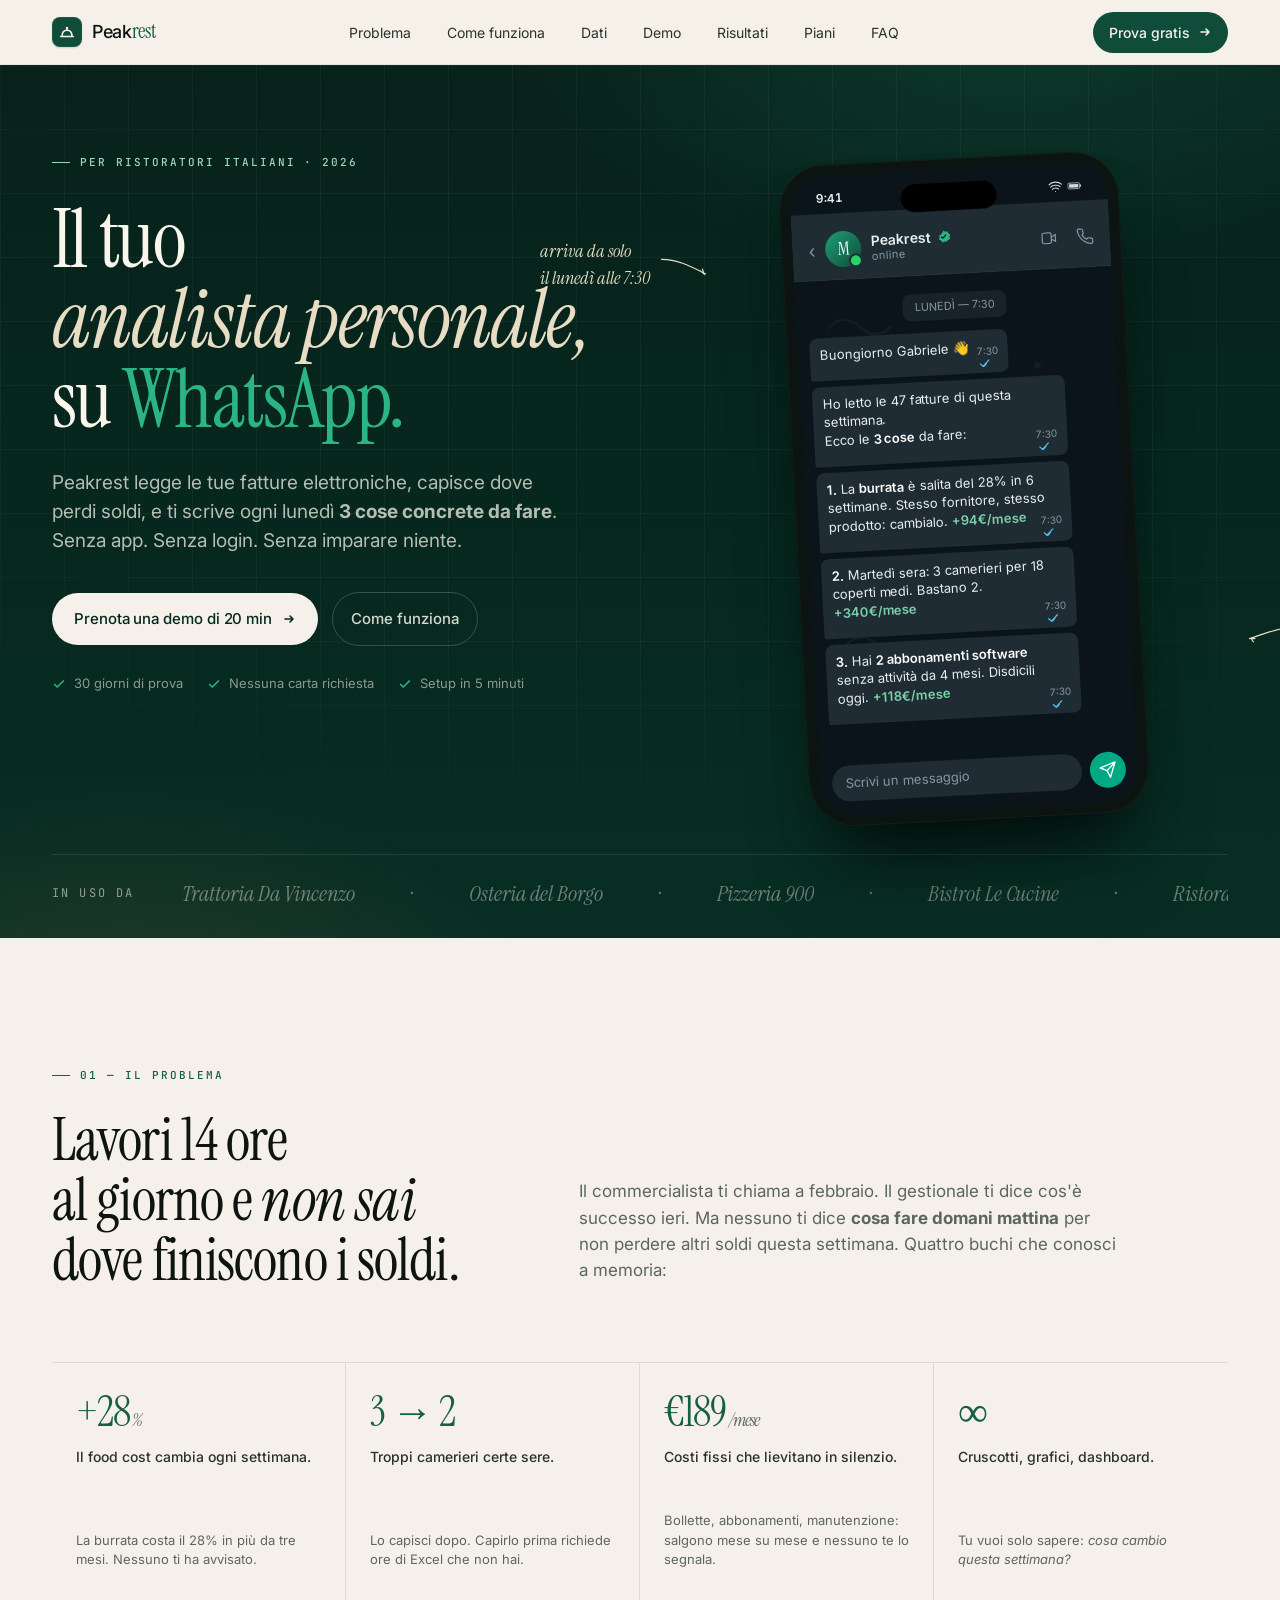
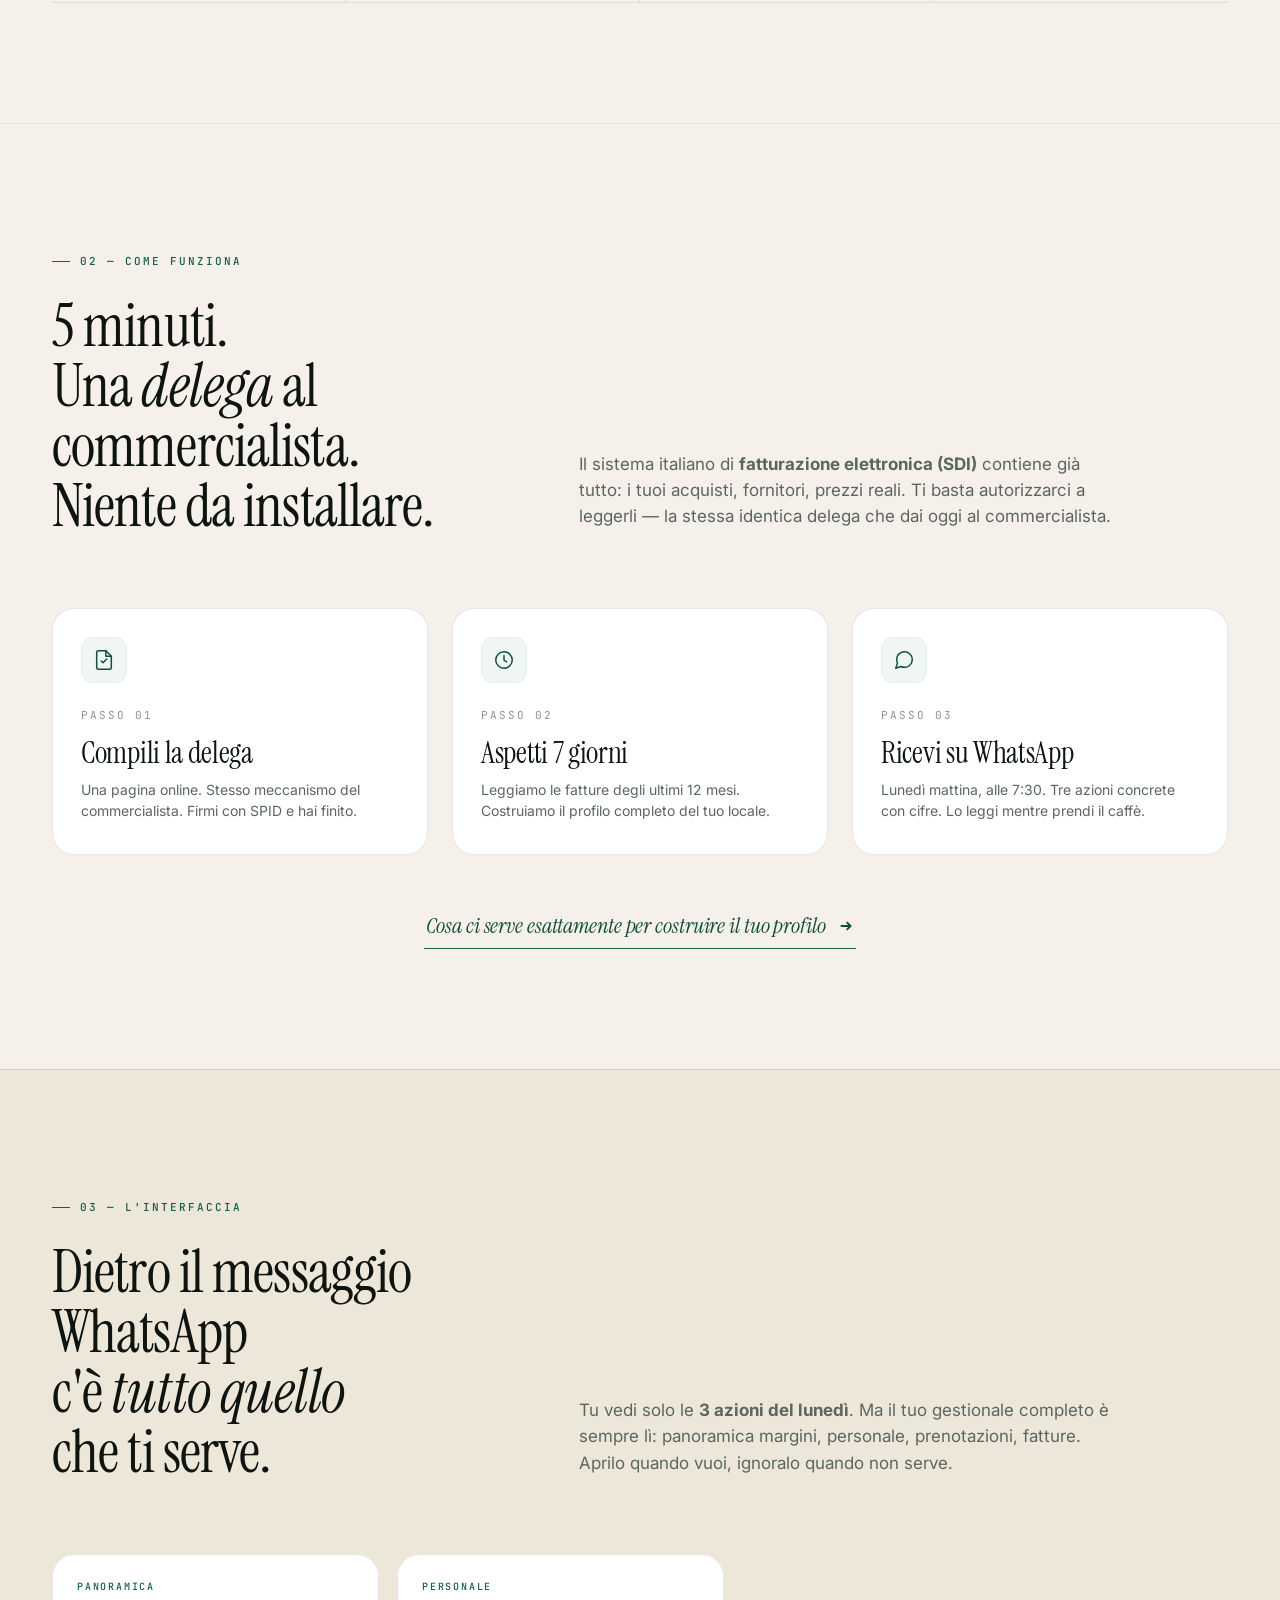
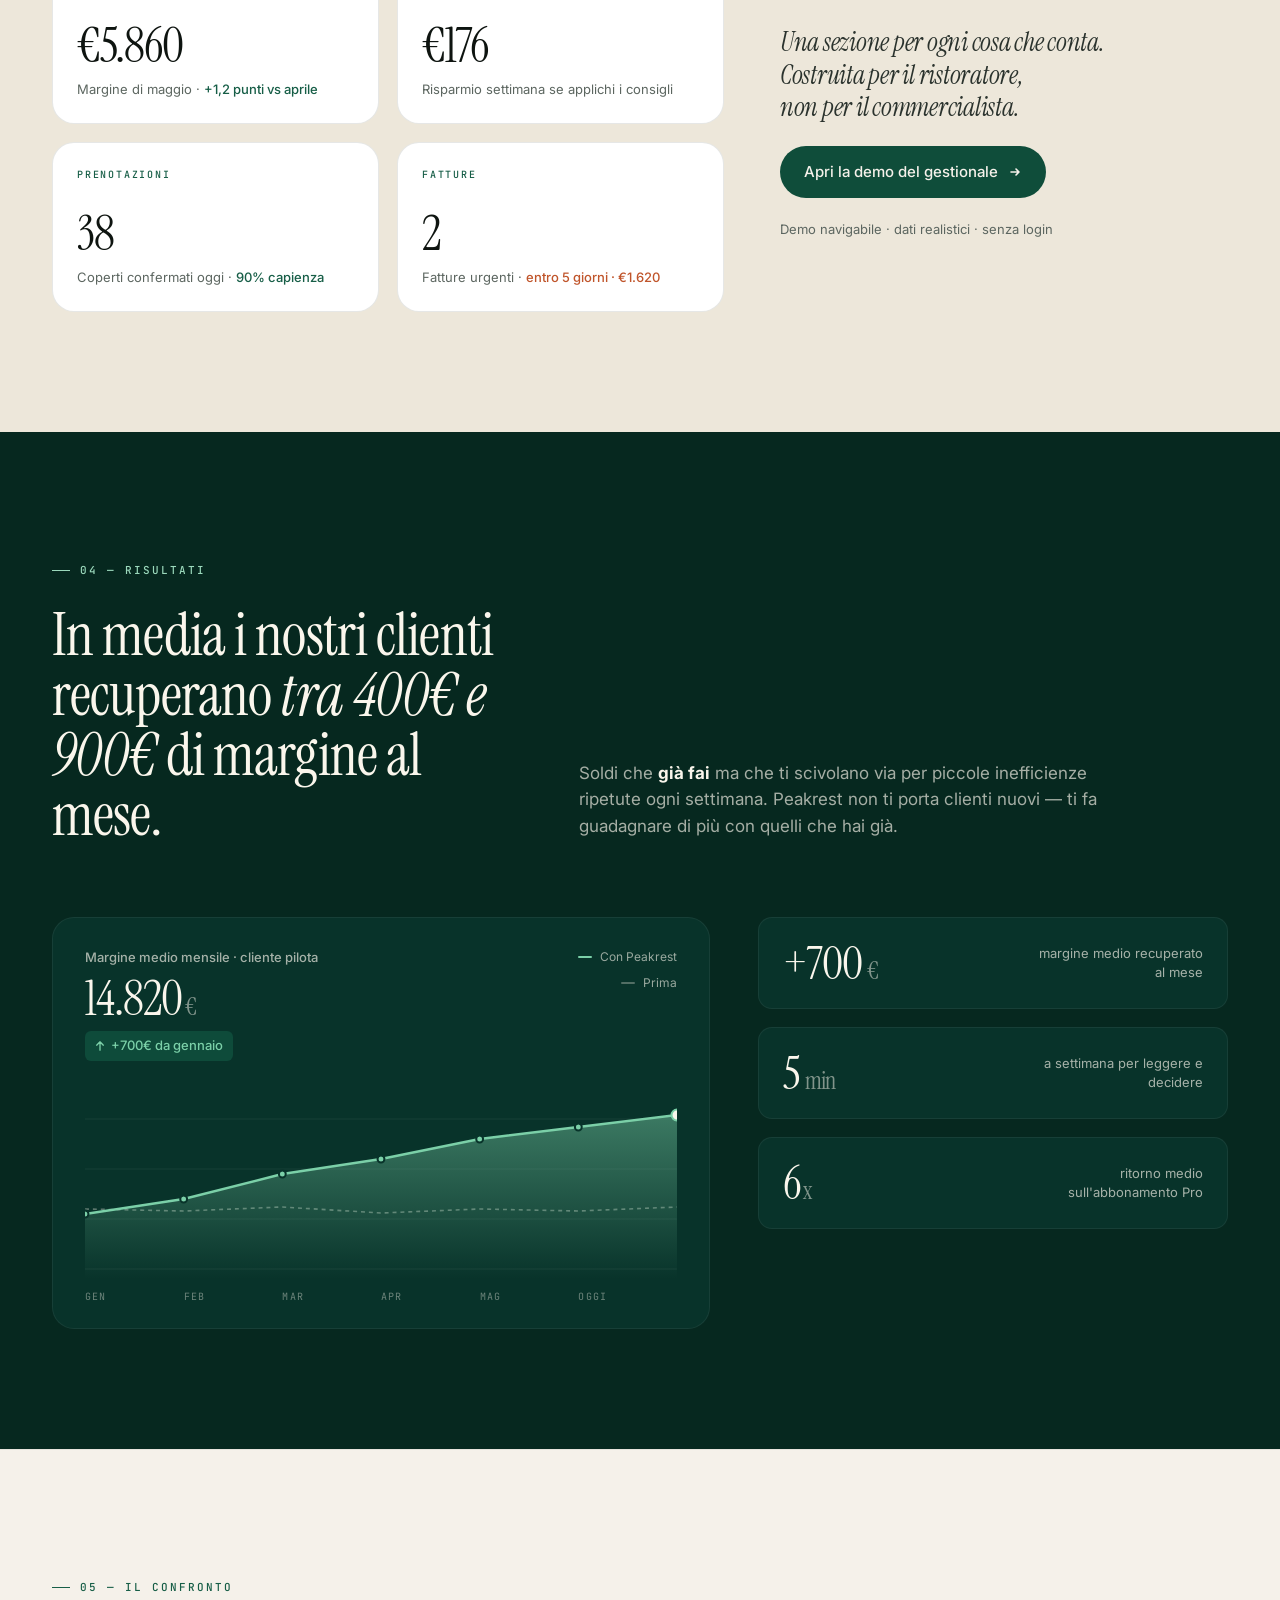
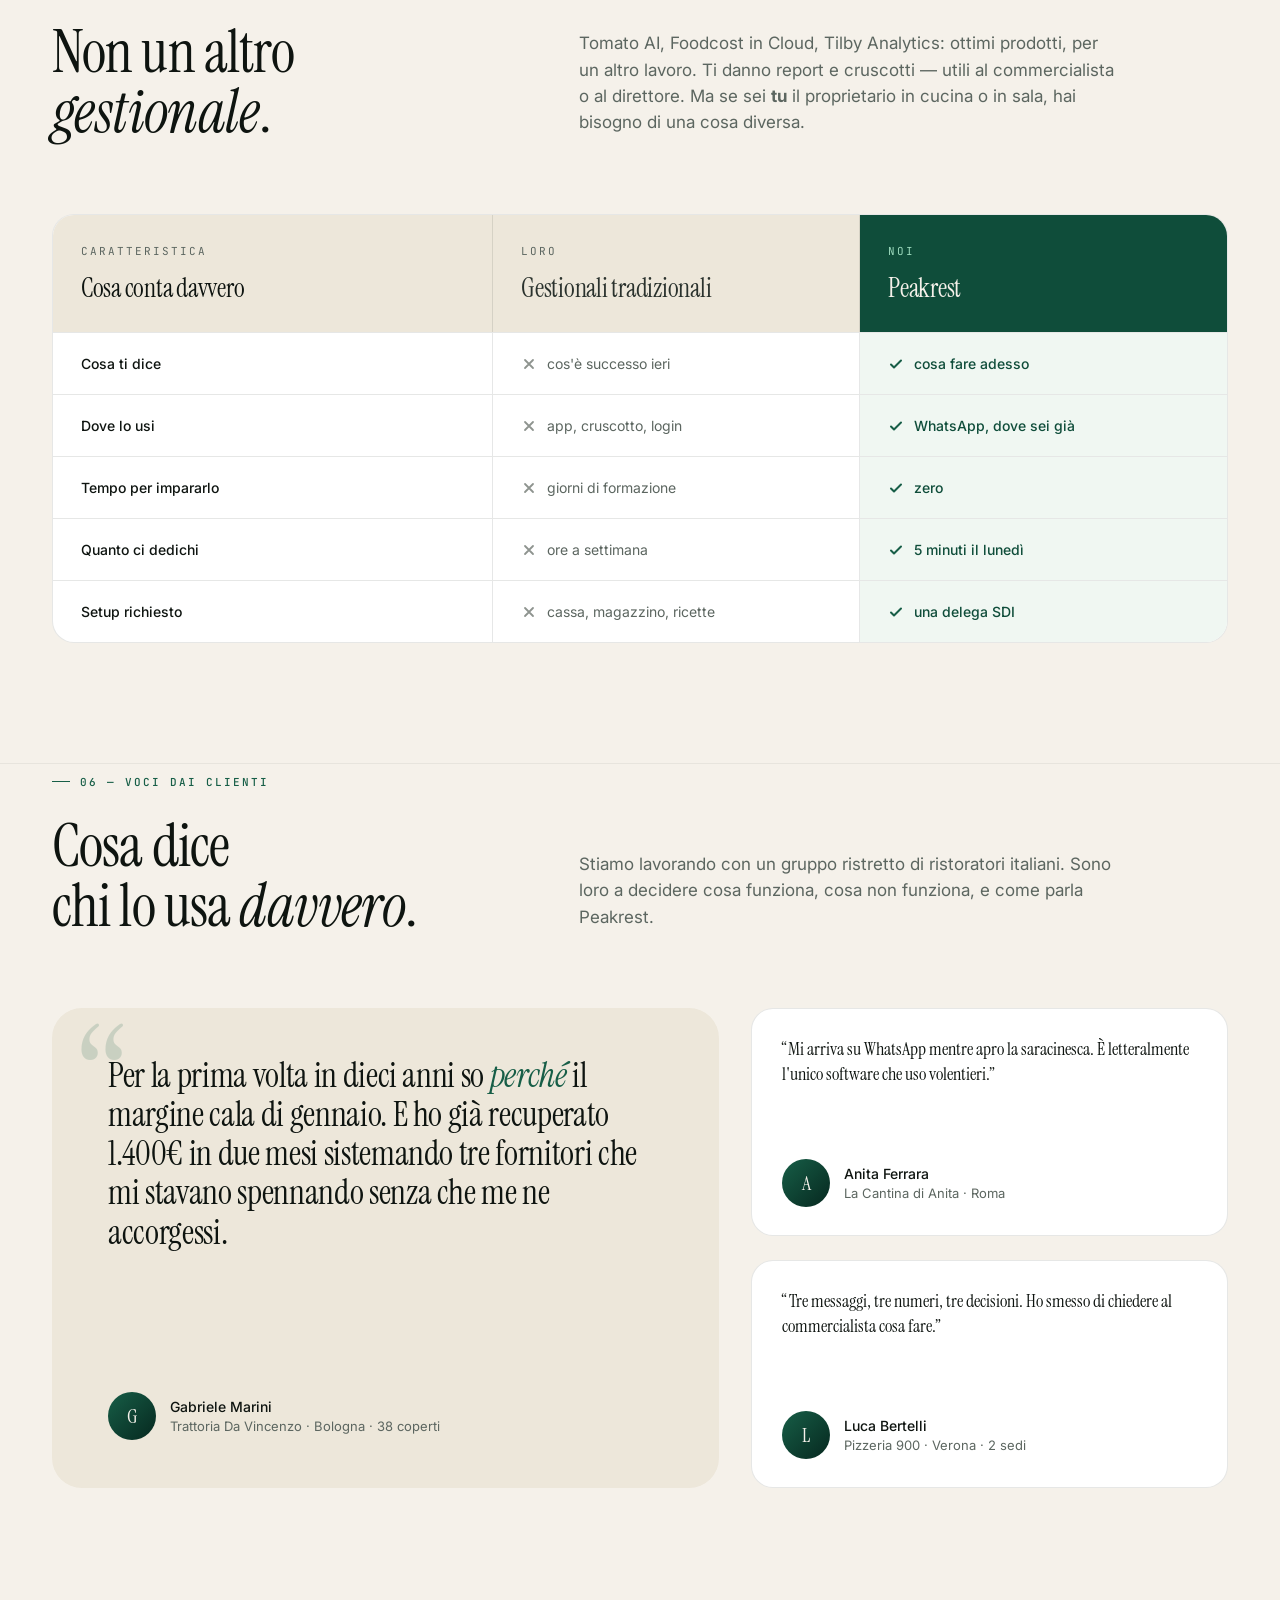
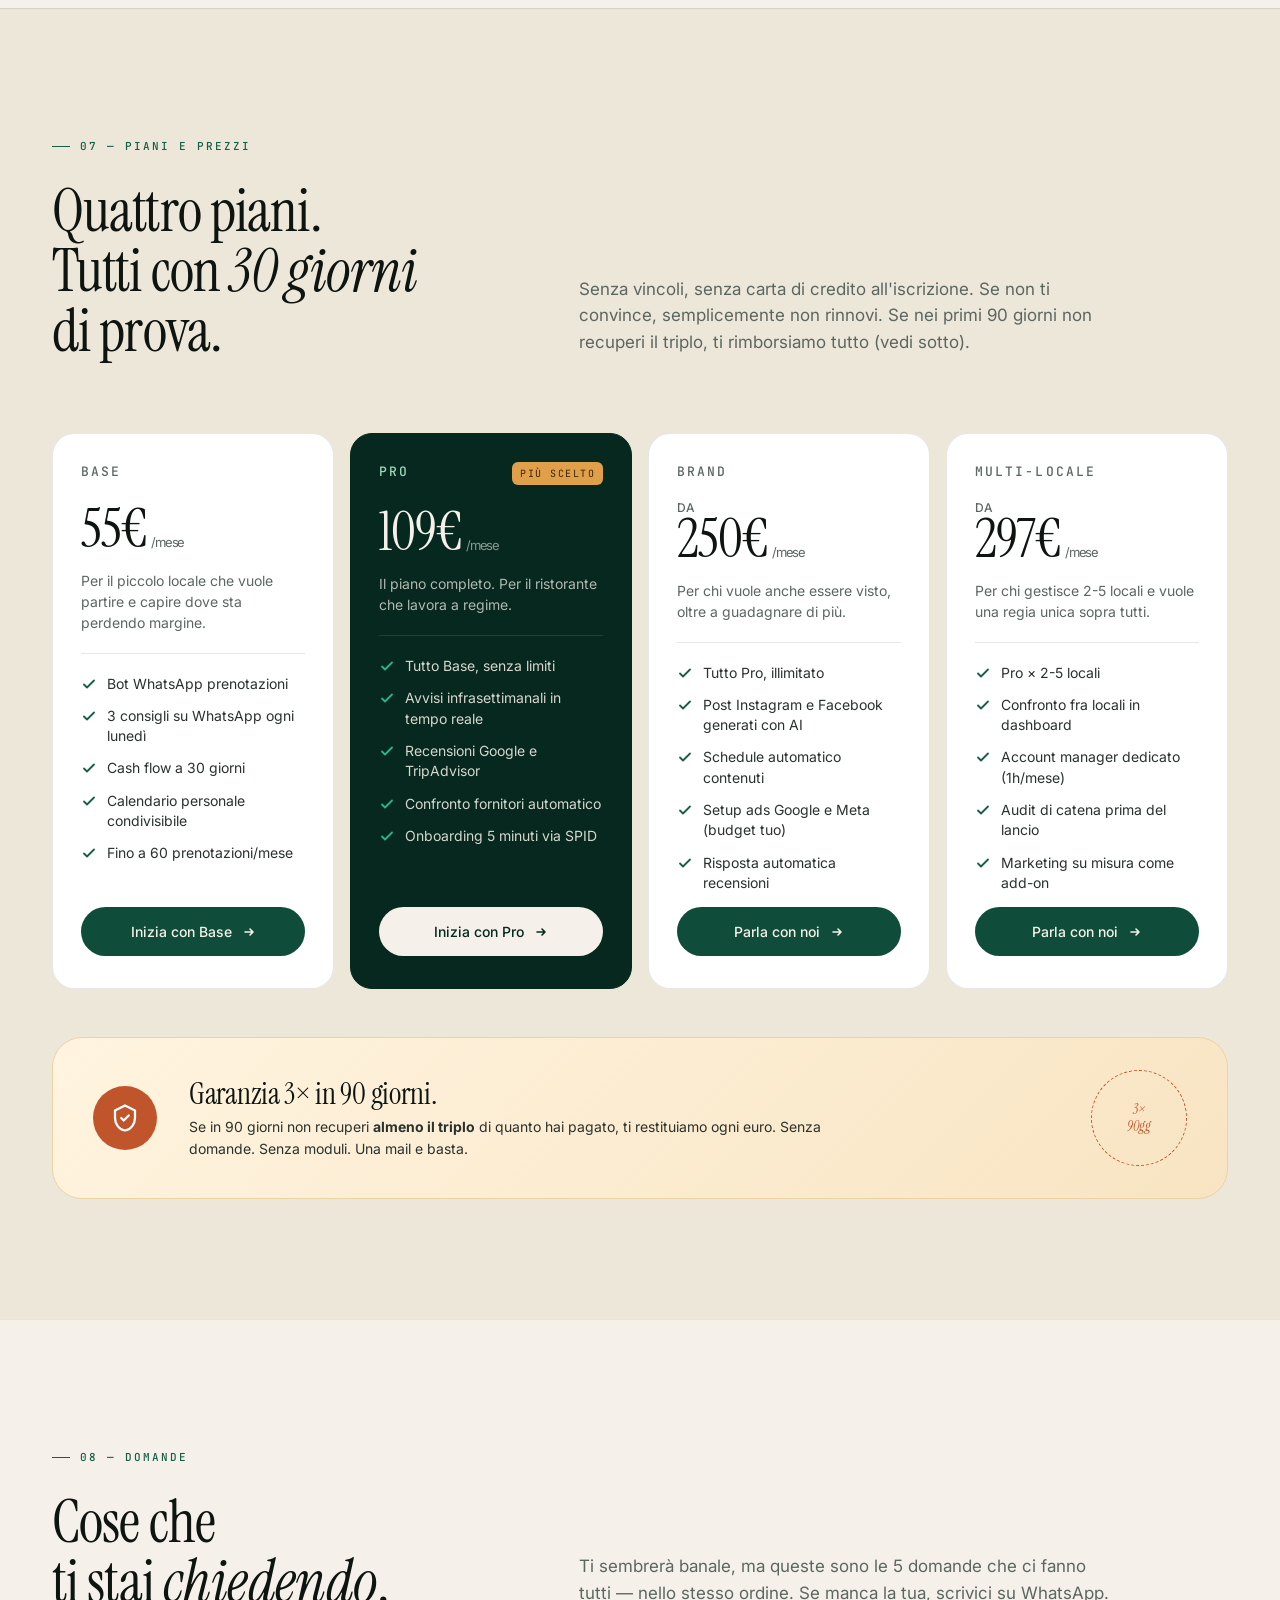
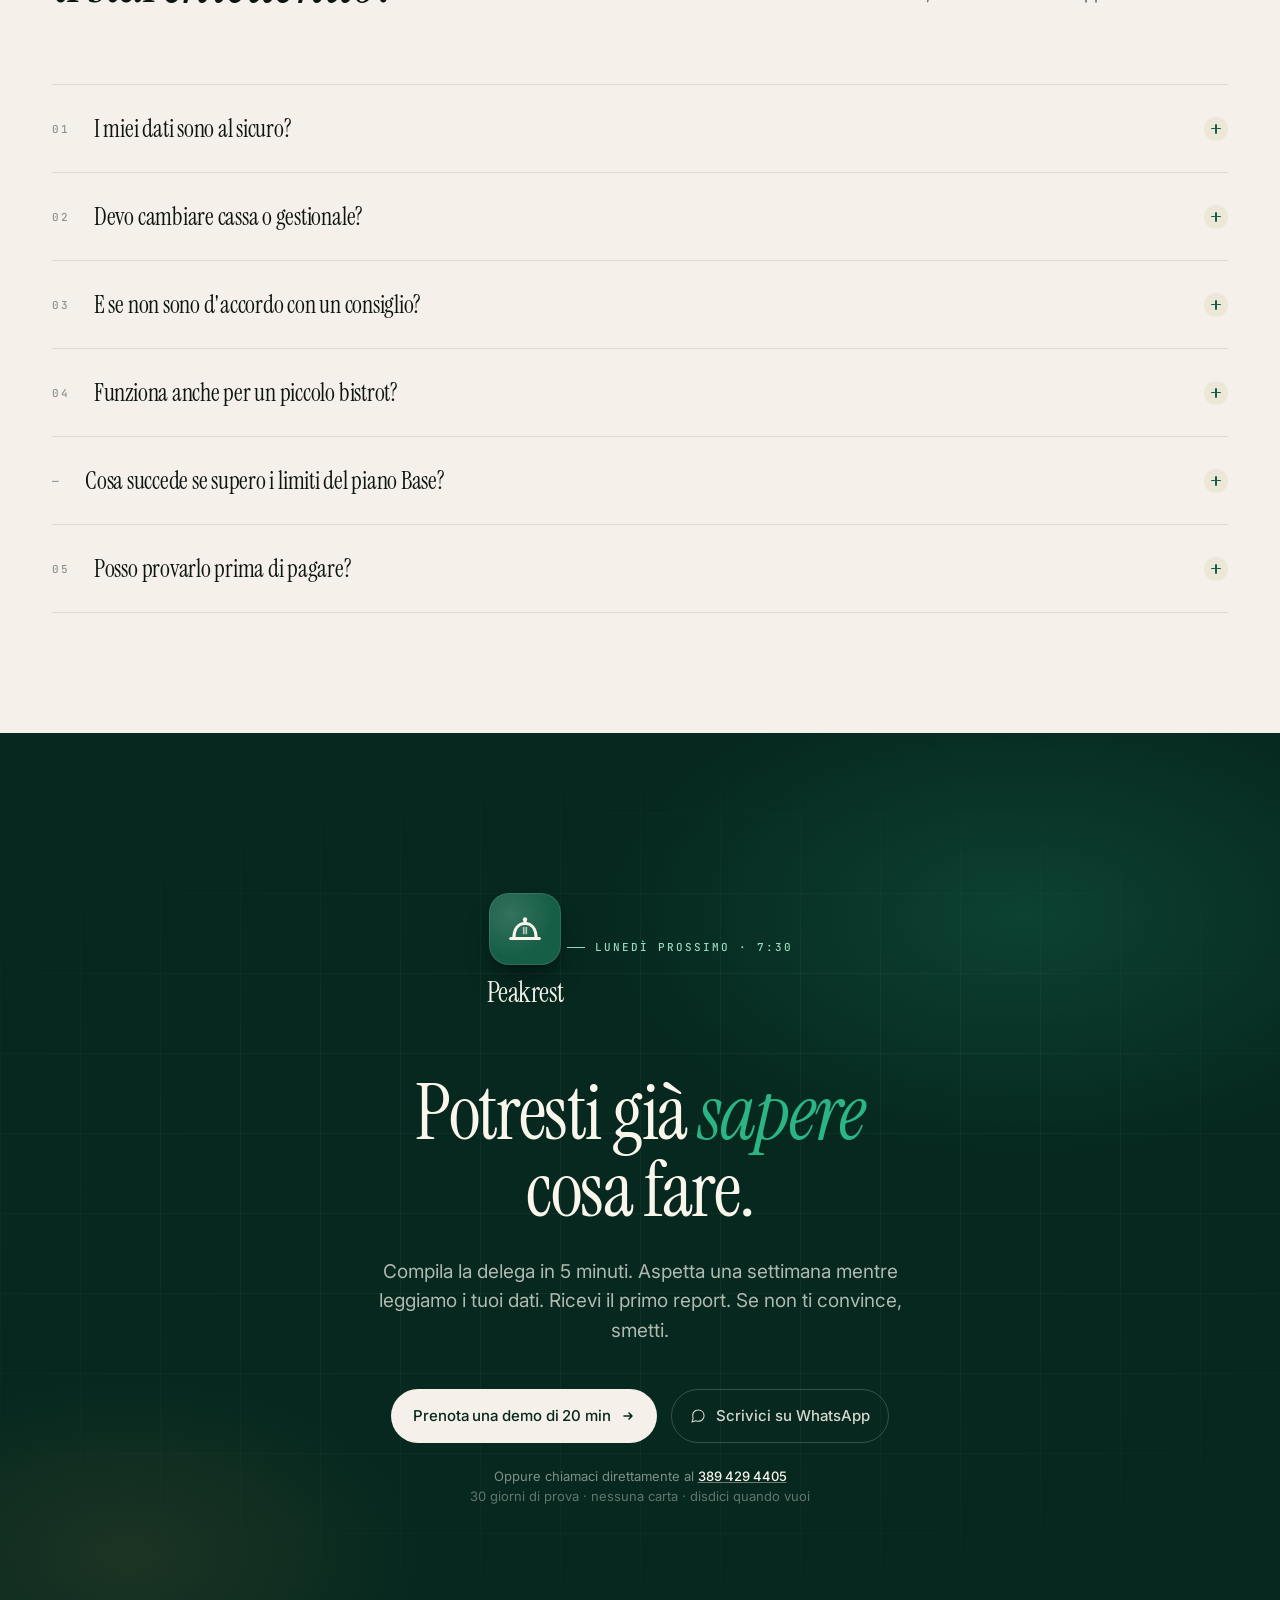
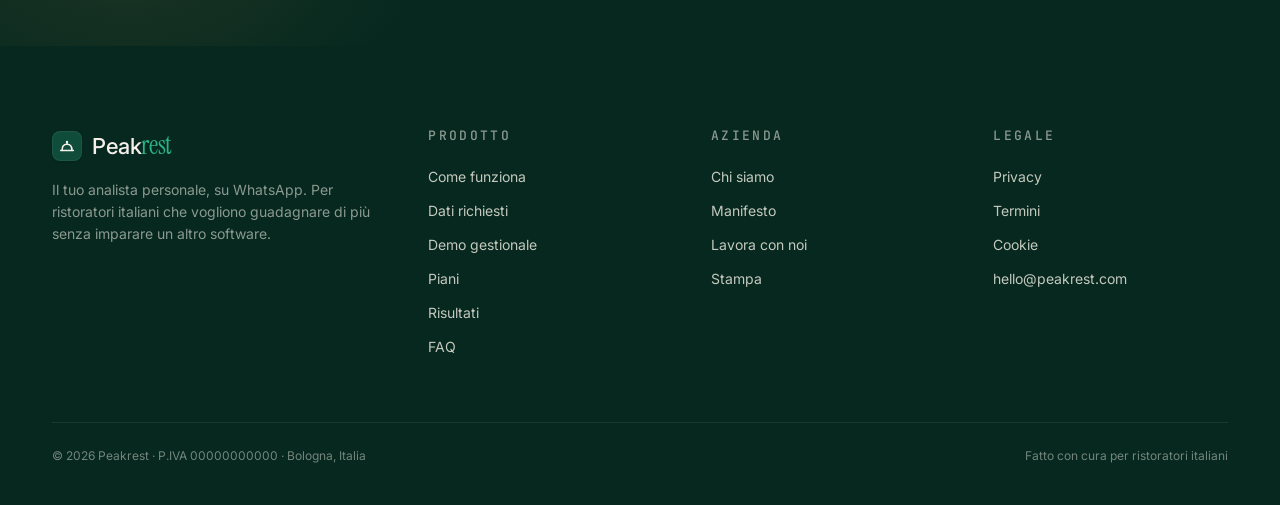
<file: index.html>
<!DOCTYPE html>
<html lang="it">
<head>
<meta charset="UTF-8" />
<meta name="viewport" content="width=device-width, initial-scale=1.0" />
<title>Peakrest — Il tuo analista personale, su WhatsApp</title>
<meta name="description" content="Peakrest legge le tue fatture elettroniche, capisce dove perdi soldi, e ti scrive su WhatsApp cosa fare. Per ristoratori italiani." />
<meta name="theme-color" content="#0F4D3A" />

<!-- Open Graph (per anteprime su WhatsApp, LinkedIn, Telegram) -->
<meta property="og:type" content="website" />
<meta property="og:locale" content="it_IT" />
<meta property="og:title" content="Peakrest — Il tuo analista personale, su WhatsApp" />
<meta property="og:description" content="Per ristoratori italiani: leggiamo le tue fatture elettroniche e ti scriviamo su WhatsApp 3 azioni concrete ogni lunedì. Senza app, senza login." />
<meta property="og:url" content="https://peakrest.com/" />
<meta property="og:image" content="assets/og-image.svg" />
<meta property="og:image:width" content="1200" />
<meta property="og:image:height" content="630" />
<meta property="og:image:alt" content="Peakrest — analista personale per ristoratori italiani su WhatsApp" />

<!-- Twitter Card -->
<meta name="twitter:card" content="summary_large_image" />
<meta name="twitter:title" content="Peakrest — Il tuo analista personale, su WhatsApp" />
<meta name="twitter:description" content="3 azioni ogni lunedì su WhatsApp. Per ristoratori italiani." />
<meta name="twitter:image" content="assets/og-image.svg" />

<link rel="icon" type="image/svg+xml" href="data:image/svg+xml;utf8,<svg xmlns='http://www.w3.org/2000/svg' viewBox='0 0 32 32'><rect width='32' height='32' rx='8' fill='%230F4D3A'/><path d='M5 23 H27 M7 23 Q7 12 16 12 Q25 12 25 23' stroke='%23F5F1EA' stroke-width='2.4' fill='none' stroke-linecap='round' stroke-linejoin='round'/><circle cx='16' cy='8.5' r='1.6' fill='%23F5F1EA'/><line x1='16' y1='10.1' x2='16' y2='11.9' stroke='%23F5F1EA' stroke-width='2.4' stroke-linecap='round'/></svg>" />

<link rel="preconnect" href="https://fonts.googleapis.com" />
<link rel="preconnect" href="https://fonts.gstatic.com" crossorigin />
<link href="https://fonts.googleapis.com/css2?family=Instrument+Serif:ital@0;1&family=Inter:wght@400;500;600;700&family=JetBrains+Mono:wght@400;500&display=swap" rel="stylesheet" />

<style>
:root{
  /* Brand */
  --green-900:#06281F;
  --green-800:#0F4D3A;
  --green-700:#175E47;
  --green-600:#1D9E75;
  --green-500:#2BB585;
  --green-100:#E1F0E8;
  --green-50:#F0F7F2;

  /* Paper / neutrals */
  --paper:#F5F1EA;
  --paper-soft:#EDE7DA;
  --ink:#0E1410;
  --ink-2:#2A322D;
  --ink-3:#5C6660;
  --ink-4:#8E948F;
  --line:rgba(14,20,16,0.10);
  --line-2:rgba(14,20,16,0.06);

  /* Accent */
  --amber:#E0A04A;
  --rust:#C0552B;

  /* Type */
  --serif:'Instrument Serif', 'Times New Roman', serif;
  --sans:'Inter', -apple-system, BlinkMacSystemFont, sans-serif;
  --mono:'JetBrains Mono', ui-monospace, Menlo, monospace;

  --radius-s:8px;
  --radius-m:14px;
  --radius-l:22px;
  --radius-xl:30px;

  --container:1240px;
}

*{box-sizing:border-box;margin:0;padding:0}
html{scroll-behavior:smooth;-webkit-text-size-adjust:100%}
body{
  font-family:var(--sans);
  background:var(--paper);
  color:var(--ink);
  -webkit-font-smoothing:antialiased;
  -moz-osx-font-smoothing:grayscale;
  line-height:1.5;
  overflow-x:hidden;
}
img,svg{display:block;max-width:100%}
button{font-family:inherit;background:none;border:0;cursor:pointer;color:inherit}
a{color:inherit;text-decoration:none}
ul,ol{list-style:none}

/* ---------- Layout primitives ---------- */
.wrap{max-width:var(--container);margin:0 auto;padding:0 32px}
.eyebrow{
  font-family:var(--mono);
  font-size:11px;font-weight:500;
  text-transform:uppercase;letter-spacing:0.18em;
  color:var(--green-700);
  display:inline-flex;align-items:center;gap:10px;
}
.eyebrow::before{
  content:"";width:18px;height:1px;background:var(--green-700);display:inline-block;
}
.eyebrow.on-dark{color:#9BD9BC}
.eyebrow.on-dark::before{background:#9BD9BC}

h1,h2,h3,h4{font-weight:400;letter-spacing:-0.02em}
.serif{font-family:var(--serif);font-weight:400;letter-spacing:-0.01em}
.h-display{font-family:var(--serif);font-size:clamp(48px,7vw,108px);line-height:0.98;letter-spacing:-0.02em}
.h-section{font-family:var(--serif);font-size:clamp(36px,4.6vw,64px);line-height:1.02;letter-spacing:-0.015em}
.h-eyebrow-title{font-size:14px;font-weight:500;letter-spacing:-0.005em;color:var(--ink-3)}
.lead{font-size:18px;line-height:1.55;color:var(--ink-3);max-width:640px}

.italic{font-style:italic}

/* ---------- Top nav ---------- */
.nav{
  position:sticky;top:0;z-index:50;
  background:rgba(245,241,234,0.78);
  backdrop-filter:saturate(140%) blur(14px);
  -webkit-backdrop-filter:saturate(140%) blur(14px);
  border-bottom:1px solid var(--line-2);
}
.nav-inner{
  display:flex;align-items:center;justify-content:space-between;
  height:64px;
}
.logo{display:inline-flex;align-items:center;gap:10px}
.logo-mark{
  width:30px;height:30px;border-radius:8px;
  background:var(--green-800);
  display:flex;align-items:center;justify-content:center;
  box-shadow:inset 0 0 0 1px rgba(255,255,255,0.06), 0 1px 2px rgba(0,0,0,0.15);
}
.logo-mark svg{width:18px;height:18px}
.logo-name{font-size:18px;font-weight:500;letter-spacing:-0.02em}
.logo-name em{font-style:normal;color:var(--green-700);font-family:var(--serif);font-size:21px;letter-spacing:-0.01em;font-weight:400}
.nav-links{display:flex;gap:36px;align-items:center}
.nav-links a{font-size:14px;color:var(--ink-2);transition:color .15s}
.nav-links a:hover{color:var(--green-700)}
.nav-cta{
  display:inline-flex;align-items:center;gap:8px;
  background:var(--green-800);color:var(--paper);
  font-size:14px;font-weight:500;
  padding:10px 16px;border-radius:999px;
  transition:transform .2s, box-shadow .2s, background .2s;
}
.nav-cta:hover{background:var(--green-900);transform:translateY(-1px);box-shadow:0 8px 18px rgba(15,77,58,0.25)}
.nav-cta svg{width:14px;height:14px}
@media (max-width:840px){ .nav-links{display:none} }

/* ---------- HERO ---------- */
.hero{
  position:relative;
  background:
    radial-gradient(900px 500px at 80% -10%, rgba(43,181,133,0.18), transparent 60%),
    radial-gradient(700px 400px at 10% 110%, rgba(224,160,74,0.12), transparent 60%),
    linear-gradient(180deg, #07221B 0%, #06281F 60%, #082E24 100%);
  color:var(--paper);
  overflow:hidden;
  padding:80px 0 0;
}
.hero::before{
  content:"";
  position:absolute;inset:0;
  background-image:
    linear-gradient(to right, rgba(255,255,255,0.045) 1px, transparent 1px),
    linear-gradient(to bottom, rgba(255,255,255,0.045) 1px, transparent 1px);
  background-size:64px 64px;
  mask-image:radial-gradient(ellipse 80% 60% at 50% 30%, black 60%, transparent 100%);
  pointer-events:none;
}
.hero-inner{position:relative;display:grid;grid-template-columns:1.05fr 0.95fr;gap:64px;align-items:end}
.hero-copy{padding-bottom:96px}
.hero h1{
  font-family:var(--serif);
  font-size:clamp(46px,6.4vw,98px);
  line-height:0.98;
  letter-spacing:-0.02em;
  color:#FAF6EC;
}
.hero h1 .accent{color:var(--green-500)}
.hero h1 em{font-style:italic;color:#E8DDC4;font-weight:400}
.hero p.lead{color:rgba(250,246,236,0.72);max-width:520px;margin-top:28px;font-size:19px}
.hero .eyebrow{margin-bottom:28px}
.hero-cta{display:flex;gap:14px;margin-top:36px;flex-wrap:wrap;align-items:center}
.btn-primary{
  display:inline-flex;align-items:center;gap:10px;
  background:var(--paper);color:var(--green-900);
  padding:15px 22px;border-radius:999px;
  font-size:15px;font-weight:500;letter-spacing:-0.005em;
  transition:transform .2s, box-shadow .2s;
}
.btn-primary:hover{transform:translateY(-2px);box-shadow:0 14px 30px rgba(0,0,0,0.35)}
.btn-primary svg{width:14px;height:14px;transition:transform .25s}
.btn-primary:hover svg{transform:translateX(3px)}
.btn-ghost{
  display:inline-flex;align-items:center;gap:10px;
  color:rgba(250,246,236,0.85);
  padding:15px 18px;border-radius:999px;
  font-size:15px;font-weight:500;
  border:1px solid rgba(250,246,236,0.2);
  transition:background .2s, color .2s, border-color .2s;
}
.btn-ghost:hover{background:rgba(255,255,255,0.06);color:var(--paper);border-color:rgba(250,246,236,0.4)}
.hero-meta{
  margin-top:28px;display:flex;gap:24px;flex-wrap:wrap;align-items:center;
  color:rgba(250,246,236,0.55);font-size:13px;
}
.hero-meta .check{display:inline-flex;align-items:center;gap:8px}
.hero-meta .check svg{width:14px;height:14px;color:var(--green-500)}

/* Right column: phone mock */
.hero-phone-wrap{
  position:relative;
  align-self:end;
  padding-bottom:0;
  display:flex;justify-content:center;
  margin-bottom:-30px;
}
.phone{
  width:340px;
  background:#0B1411;
  border-radius:46px;
  padding:11px;
  box-shadow:
    0 60px 80px -30px rgba(0,0,0,0.55),
    0 30px 50px -20px rgba(0,0,0,0.35),
    inset 0 0 0 1px rgba(255,255,255,0.04);
  position:relative;
  transform:rotate(-3deg);
}
.phone::before{
  content:"";position:absolute;top:24px;left:50%;transform:translateX(-50%);
  width:96px;height:28px;background:#000;border-radius:18px;z-index:5;
}
.phone-screen{
  background:#0B141A; /* WhatsApp dark */
  border-radius:36px;
  overflow:hidden;
  height:640px;
  position:relative;
  display:flex;flex-direction:column;
}
.wa-statusbar{
  display:flex;justify-content:space-between;align-items:center;
  padding:14px 26px 6px;color:#E9EDEF;font-size:12px;font-weight:600;
  font-feature-settings:"tnum";
}
.wa-statusbar .icons{display:flex;gap:5px;align-items:center;opacity:0.9}
.wa-statusbar .icons svg{width:14px;height:14px}
.wa-header{
  display:flex;align-items:center;gap:10px;
  padding:18px 16px 12px;
  background:#1F2C33;
  border-bottom:1px solid rgba(255,255,255,0.04);
}
.wa-header .back{color:#8696A0;font-size:18px}
.wa-avatar{
  width:36px;height:36px;border-radius:50%;
  background:linear-gradient(135deg,var(--green-600),var(--green-800));
  display:flex;align-items:center;justify-content:center;
  font-family:var(--serif);font-size:18px;color:#fff;
  position:relative;
}
.wa-avatar::after{
  content:"";position:absolute;bottom:-1px;right:-1px;
  width:10px;height:10px;border-radius:50%;background:#25D366;
  border:2px solid #1F2C33;
}
.wa-meta{flex:1;line-height:1.2}
.wa-meta .name{color:#E9EDEF;font-size:14px;font-weight:600;display:flex;align-items:center;gap:6px}
.wa-meta .name .verified{color:var(--green-500);width:14px;height:14px}
.wa-meta .status{color:#8696A0;font-size:11px}
.wa-actions{display:flex;gap:18px;color:#8696A0}
.wa-actions svg{width:18px;height:18px}
.wa-body{
  flex:1;
  background:
    radial-gradient(circle at 20% 10%, rgba(11,32,26,0.4), transparent 30%),
    #0B141A;
  background-image:url("data:image/svg+xml;utf8,<svg xmlns='http://www.w3.org/2000/svg' viewBox='0 0 200 200' opacity='0.04'><path d='M20 30 q10 -10 20 0 t20 0' stroke='white' fill='none' stroke-width='1.4'/><circle cx='150' cy='60' r='2' fill='white'/><path d='M120 130 l8 8 l16 -16' stroke='white' fill='none' stroke-width='1.4'/></svg>");
  padding:18px 12px 16px;
  display:flex;flex-direction:column;gap:6px;
  overflow:hidden;
}
.wa-day{
  align-self:center;
  background:#182229;color:#8696A0;
  font-size:11px;padding:5px 12px;border-radius:8px;margin-bottom:6px;
  box-shadow:0 1px 1px rgba(0,0,0,0.1);
}
.wa-bubble{
  align-self:flex-start;
  max-width:86%;
  background:#1F2C33;
  border-radius:8px 8px 8px 2px;
  padding:8px 10px 6px;
  color:#E9EDEF;font-size:13px;line-height:1.42;
  position:relative;
  box-shadow:0 1px 0.5px rgba(0,0,0,0.13);
  opacity:1;transform:none;
  transition:opacity .35s ease, transform .35s ease;
}
.js-reveal .wa-bubble:not(.show){opacity:0;transform:translateY(8px)}
.wa-bubble.show{opacity:1;transform:translateY(0)}
.wa-bubble.brand{background:#005C4B}  /* outgoing color but kept for brand voice */
.wa-bubble strong{font-weight:600;color:#fff}
.wa-bubble .euros{color:#7BD0A8;font-weight:600;white-space:nowrap}
.wa-bubble .ts{
  display:inline-block;float:right;margin:6px 0 -2px 8px;
  font-size:10px;color:#8696A0;
}
.wa-bubble .ts svg{width:14px;height:11px;vertical-align:-1px;margin-left:2px;color:#53BDEB}
.wa-typing{
  align-self:flex-start;background:#1F2C33;border-radius:12px;padding:10px 12px;
  display:inline-flex;gap:4px;margin-top:4px;
}
.wa-typing span{width:6px;height:6px;background:#8696A0;border-radius:50%;animation:bounce 1.2s infinite}
.wa-typing span:nth-child(2){animation-delay:.15s}
.wa-typing span:nth-child(3){animation-delay:.3s}
@keyframes bounce{0%,80%,100%{transform:translateY(0);opacity:0.4}40%{transform:translateY(-4px);opacity:1}}
.wa-input{
  display:flex;align-items:center;gap:8px;
  padding:10px 12px 14px;background:#0B141A;
}
.wa-input .field{
  flex:1;background:#1F2C33;border-radius:22px;height:36px;
  color:#8696A0;font-size:13px;padding:0 14px;display:flex;align-items:center;gap:10px;
}
.wa-input .send{
  width:36px;height:36px;border-radius:50%;background:#00A884;
  display:flex;align-items:center;justify-content:center;color:#fff;
}
.wa-input .send svg{width:18px;height:18px}

/* Annotation pill on phone */
.phone-tag{
  position:absolute;
  font-family:var(--serif);font-style:italic;
  font-size:18px;color:#E8DDC4;
  display:flex;align-items:center;gap:10px;
}
.phone-tag .arrow{width:48px;height:24px}
.phone-tag.t1{top:80px;left:-160px;}
.phone-tag.t2{bottom:160px;right:-180px;text-align:right}
@media (max-width:1100px){
  .phone-tag{display:none}
}

/* Marquee logos under hero */
.hero-marquee{
  margin-top:64px;
  border-top:1px solid rgba(250,246,236,0.10);
  padding:22px 0 28px;
  display:flex;align-items:center;gap:48px;
  color:rgba(250,246,236,0.55);
  font-size:12px;
  overflow:hidden;
}
.hero-marquee .label{
  font-family:var(--mono);text-transform:uppercase;letter-spacing:0.18em;
  white-space:nowrap;flex-shrink:0;
}
.marquee-track{
  display:flex;gap:56px;animation:marquee 38s linear infinite;
  flex-shrink:0;
}
.marquee-track span{font-family:var(--serif);font-size:22px;color:rgba(250,246,236,0.42);white-space:nowrap;font-style:italic}
@keyframes marquee{from{transform:translateX(0)}to{transform:translateX(-50%)}}

@media (max-width:960px){
  .hero-inner{grid-template-columns:1fr;gap:24px}
  .hero-copy{padding-bottom:32px}
  .hero-phone-wrap{margin-bottom:0;padding-bottom:48px}
  .phone{transform:rotate(0)}
}

/* ---------- Section base ---------- */
section.block{padding:120px 0;position:relative}
section.block + section.block{border-top:1px solid var(--line-2)}
.block-head{display:grid;grid-template-columns:1fr 1.4fr;gap:64px;margin-bottom:72px;align-items:end}
.block-head .left .eyebrow{margin-bottom:18px}
.block-head h2{margin-top:8px}
.block-head .right{color:var(--ink-3);font-size:17px;line-height:1.55;max-width:540px;margin-bottom:6px}
@media (max-width:880px){
  .block-head{grid-template-columns:1fr;gap:18px;margin-bottom:48px}
  section.block{padding:80px 0}
}

/* ---------- Problem section ---------- */
.problem-grid{
  display:grid;grid-template-columns:repeat(4, 1fr);gap:0;
  border-top:1px solid var(--line);
}
.problem-card{
  border-right:1px solid var(--line);
  border-bottom:1px solid var(--line);
  padding:28px 24px 32px;
  background:transparent;
  transition:background .25s;
  display:flex;flex-direction:column;gap:14px;
  min-height:240px;
}
.problem-card:nth-child(4n){border-right:0}
.problem-card:hover{background:rgba(15,77,58,0.04)}
.problem-card .num{
  font-family:var(--serif);font-size:42px;color:var(--green-700);
  line-height:1;letter-spacing:-0.02em;
}
.problem-card .num .unit{font-size:18px;color:var(--ink-3);margin-left:2px;font-style:italic}
.problem-card .label{font-size:14px;color:var(--ink-2);line-height:1.45;font-weight:500}
.problem-card .sub{font-size:13px;color:var(--ink-3);line-height:1.5;margin-top:auto}
@media (max-width:880px){
  .problem-grid{grid-template-columns:1fr 1fr}
  .problem-card:nth-child(4n){border-right:1px solid var(--line)}
  .problem-card:nth-child(2n){border-right:0}
}

/* ---------- How it works (steps) ---------- */
.steps{
  display:grid;grid-template-columns:repeat(3,1fr);gap:24px;
  margin-top:8px;
}
.step{
  background:#fff;
  border:1px solid var(--line);
  border-radius:var(--radius-l);
  padding:28px 28px 32px;
  position:relative;
  transition:transform .25s, box-shadow .25s;
}
.step:hover{transform:translateY(-4px);box-shadow:0 24px 40px -20px rgba(14,20,16,0.18)}
.step .index{
  font-family:var(--mono);font-size:11px;color:var(--ink-4);
  letter-spacing:0.18em;text-transform:uppercase;
}
.step h3{
  font-family:var(--serif);font-size:30px;line-height:1.05;letter-spacing:-0.01em;
  margin:14px 0 10px;
}
.step p{font-size:14px;color:var(--ink-3);line-height:1.55}
.step .icon{
  width:46px;height:46px;border-radius:12px;
  background:var(--green-50);
  display:flex;align-items:center;justify-content:center;
  color:var(--green-800);
  margin-bottom:24px;
  border:1px solid var(--green-100);
}
.step .icon svg{width:22px;height:22px}
@media (max-width:880px){.steps{grid-template-columns:1fr}}

/* ---------- ROI / data section ---------- */
.roi-block{background:var(--green-900);color:var(--paper)}
.roi-block .eyebrow{color:#9BD9BC}
.roi-block .eyebrow::before{background:#9BD9BC}
.roi-block .h-section{color:#FAF6EC}
.roi-block .right{color:rgba(250,246,236,0.65)}
.roi-grid{
  display:grid;grid-template-columns:1.4fr 1fr;gap:48px;align-items:stretch;
}
.chart-card{
  background:#08332A;border:1px solid rgba(255,255,255,0.06);
  border-radius:var(--radius-l);padding:30px 32px 24px;
  position:relative;overflow:hidden;
}
.chart-head{display:flex;justify-content:space-between;align-items:flex-start;margin-bottom:8px}
.chart-head .title{font-size:13px;color:rgba(250,246,236,0.65);font-weight:500}
.chart-head .now{font-family:var(--serif);font-size:48px;color:#FAF6EC;line-height:1;margin-top:8px;letter-spacing:-0.02em}
.chart-head .delta{
  display:inline-flex;align-items:center;gap:6px;margin-top:8px;
  background:rgba(43,181,133,0.18);color:#7BD0A8;font-weight:500;font-size:13px;
  padding:5px 10px;border-radius:6px;
}
.chart-head .legend{
  display:flex;flex-direction:column;gap:8px;font-size:12px;color:rgba(250,246,236,0.6);
  align-items:flex-end;
}
.chart-head .legend span{display:inline-flex;align-items:center;gap:8px}
.chart-head .legend i{width:14px;height:2px;display:inline-block;border-radius:2px}
.chart-svg{width:100%;height:200px;margin-top:18px}
.chart-x{
  display:grid;grid-template-columns:repeat(6,1fr);
  font-family:var(--mono);font-size:10px;color:rgba(250,246,236,0.42);
  text-transform:uppercase;letter-spacing:0.12em;margin-top:10px;
}

.roi-stack{display:flex;flex-direction:column;gap:18px}
.roi-stat{
  background:#08332A;border:1px solid rgba(255,255,255,0.06);
  border-radius:var(--radius-m);padding:22px 24px;
  display:flex;justify-content:space-between;align-items:center;gap:18px;
}
.roi-stat .num{font-family:var(--serif);font-size:46px;color:#FAF6EC;line-height:1;letter-spacing:-0.02em}
.roi-stat .num .small{font-size:24px;color:rgba(250,246,236,0.5);margin-left:2px}
.roi-stat .lbl{font-size:13px;color:rgba(250,246,236,0.65);max-width:170px;text-align:right;line-height:1.45}
@media (max-width:960px){.roi-grid{grid-template-columns:1fr}}

/* ---------- Compare section ---------- */
.compare-wrap{
  background:#fff;border:1px solid var(--line);
  border-radius:var(--radius-l);overflow:hidden;
}
.compare-head{
  display:grid;grid-template-columns:1.2fr 1fr 1fr;
  background:var(--paper-soft);
}
.compare-head .col{
  padding:28px 28px 24px;
  border-right:1px solid var(--line);
}
.compare-head .col:last-child{border-right:0}
.compare-head .col-title{font-family:var(--mono);font-size:11px;text-transform:uppercase;letter-spacing:0.18em;color:var(--ink-3)}
.compare-head .col h3{font-family:var(--serif);font-size:26px;margin-top:10px;letter-spacing:-0.01em}
.compare-head .col.them h3{color:var(--ink-2)}
.compare-head .col.us{background:var(--green-800);color:var(--paper);border-right:0}
.compare-head .col.us .col-title{color:#9BD9BC}
.compare-head .col.us h3{color:var(--paper)}
.compare-row{
  display:grid;grid-template-columns:1.2fr 1fr 1fr;
  border-top:1px solid var(--line);
  align-items:stretch;
  transition:background .15s;
}
.compare-row:hover{background:rgba(15,77,58,0.025)}
.compare-row .cell{padding:20px 28px;font-size:14px;line-height:1.5;border-right:1px solid var(--line);display:flex;align-items:center}
.compare-row .cell:last-child{border-right:0}
.compare-row .cell.label{font-weight:500;color:var(--ink)}
.compare-row .cell.them{color:var(--ink-3)}
.compare-row .cell.us{color:var(--green-800);background:var(--green-50);font-weight:500}
.compare-row .cell.us .check{color:var(--green-700);margin-right:10px;flex-shrink:0}
.compare-row .cell.them .x{color:var(--ink-4);margin-right:10px;flex-shrink:0}
.compare-row .cell svg{width:16px;height:16px}

/* ---------- Testimonials ---------- */
.quotes{
  display:grid;grid-template-columns:1.4fr 1fr;gap:32px;
}
.quote-big{
  background:var(--paper-soft);
  border-radius:var(--radius-xl);
  padding:48px 56px;
  position:relative;
  display:flex;flex-direction:column;justify-content:space-between;
  min-height:480px;
}
.quote-big .mark{
  font-family:var(--serif);font-size:160px;line-height:0.8;color:var(--green-700);
  opacity:0.16;position:absolute;top:24px;left:32px;
}
.quote-big blockquote{
  font-family:var(--serif);font-size:34px;line-height:1.15;letter-spacing:-0.01em;color:var(--ink);
  position:relative;z-index:1;
}
.quote-big blockquote em{color:var(--green-700)}
.quote-meta{display:flex;gap:14px;align-items:center;margin-top:32px}
.quote-meta .av{
  width:48px;height:48px;border-radius:50%;
  background:linear-gradient(135deg,var(--green-700),var(--green-900));
  color:var(--paper);display:flex;align-items:center;justify-content:center;
  font-family:var(--serif);font-size:20px;
}
.quote-meta .who{font-size:14px;font-weight:500}
.quote-meta .role{font-size:13px;color:var(--ink-3)}
.quote-stack{display:flex;flex-direction:column;gap:24px}
.quote-small{
  background:#fff;border:1px solid var(--line);border-radius:var(--radius-l);
  padding:28px 30px;flex:1;display:flex;flex-direction:column;justify-content:space-between;
}
.quote-small p{font-size:18px;line-height:1.4;font-family:var(--serif);color:var(--ink);margin-bottom:24px}
@media (max-width:960px){.quotes{grid-template-columns:1fr}}

/* ---------- Pricing ---------- */
.plans{
  display:grid;grid-template-columns:repeat(4,1fr);gap:16px;
}
.plan{
  background:#fff;border:1px solid var(--line);
  border-radius:var(--radius-l);
  padding:28px 28px 32px;
  display:flex;flex-direction:column;gap:14px;
  transition:transform .25s, box-shadow .25s, border-color .25s;
  position:relative;
}
.plan:hover{transform:translateY(-4px);box-shadow:0 30px 50px -25px rgba(14,20,16,0.2)}
.plan.featured{
  background:var(--green-900);color:var(--paper);
  border-color:var(--green-900);
}
.plan.featured:hover{box-shadow:0 30px 50px -20px rgba(15,77,58,0.45)}
.plan-header{display:flex;justify-content:space-between;align-items:flex-start}
.plan-name{font-size:13px;font-weight:500;font-family:var(--mono);text-transform:uppercase;letter-spacing:0.16em;color:var(--ink-3)}
.plan.featured .plan-name{color:#9BD9BC}
.plan-badge{
  font-size:10px;font-family:var(--mono);text-transform:uppercase;letter-spacing:0.15em;
  background:var(--amber);color:#3a2305;
  padding:4px 8px;border-radius:6px;
}
.plan-price{
  font-family:var(--serif);font-size:54px;line-height:1;letter-spacing:-0.02em;color:var(--ink);
  margin-top:6px;
}
.plan.featured .plan-price{color:var(--paper)}
.plan-price .small{font-family:var(--sans);font-size:13px;color:var(--ink-3);margin-left:4px;font-weight:400}
.plan.featured .plan-price .small{color:rgba(250,246,236,0.55)}
.plan-price .from{
  font-family:var(--sans);font-size:12px;color:var(--ink-3);
  font-weight:500;display:block;margin-bottom:-2px;
  letter-spacing:0.04em;text-transform:uppercase;
}
.plan.featured .plan-price .from{color:rgba(250,246,236,0.55)}
.plan-desc{font-size:14px;color:var(--ink-3);line-height:1.5;min-height:42px}
.plan.featured .plan-desc{color:rgba(250,246,236,0.7)}
.plan-divider{height:1px;background:var(--line);margin:6px 0}
.plan.featured .plan-divider{background:rgba(255,255,255,0.1)}
.plan-features{display:flex;flex-direction:column;gap:12px;flex:1}
.plan-features li{
  display:flex;align-items:flex-start;gap:10px;
  font-size:14px;color:var(--ink-2);line-height:1.45;
}
.plan.featured .plan-features li{color:rgba(250,246,236,0.85)}
.plan-features li svg{width:16px;height:16px;color:var(--green-700);flex-shrink:0;margin-top:2px}
.plan.featured .plan-features li svg{color:var(--green-500)}
.plan-cta{
  margin-top:auto;
  display:inline-flex;align-items:center;justify-content:center;gap:10px;
  background:var(--green-800);color:var(--paper);
  padding:14px 18px;border-radius:999px;
  font-size:14px;font-weight:500;
  transition:transform .2s, background .2s;
}
.plan-cta:hover{background:var(--green-900);transform:translateY(-1px)}
.plan-cta svg{width:14px;height:14px;transition:transform .2s}
.plan-cta:hover svg{transform:translateX(3px)}
.plan.featured .plan-cta{background:var(--paper);color:var(--green-900)}
.plan.featured .plan-cta:hover{background:#FFFFFF}
@media (max-width:1100px){.plans{grid-template-columns:repeat(2,1fr);gap:16px}}
@media (max-width:760px){.plans{grid-template-columns:1fr}}

/* ---------- Guarantee ---------- */
.guarantee{
  display:grid;grid-template-columns:auto 1fr auto;gap:32px;
  align-items:center;
  background:linear-gradient(135deg, #FFF4E0 0%, #F8E4C2 100%);
  border:1px solid #ECD3A4;
  border-radius:var(--radius-xl);
  padding:32px 40px;
}
.guarantee-icon{
  width:64px;height:64px;border-radius:50%;
  background:var(--rust);
  display:flex;align-items:center;justify-content:center;color:#fff;
}
.guarantee-icon svg{width:30px;height:30px}
.guarantee-text h3{font-family:var(--serif);font-size:30px;line-height:1.1;letter-spacing:-0.01em;margin-bottom:6px}
.guarantee-text p{font-size:14px;color:var(--ink-2);line-height:1.55;max-width:640px}
.guarantee .seal{
  font-family:var(--serif);font-size:14px;font-style:italic;color:var(--rust);
  text-align:center;border:1px dashed var(--rust);
  padding:12px 14px;border-radius:50%;
  width:96px;height:96px;display:flex;align-items:center;justify-content:center;line-height:1.2;
  flex-shrink:0;
}
@media (max-width:760px){
  .guarantee{grid-template-columns:1fr;text-align:left;padding:24px}
  .guarantee .seal{display:none}
}

/* ---------- FAQ ---------- */
.faq{display:grid;grid-template-columns:1fr;gap:0;border-top:1px solid var(--line)}
.faq-item{border-bottom:1px solid var(--line)}
.faq-q{
  width:100%;display:grid;grid-template-columns:auto 1fr auto;gap:24px;
  align-items:center;padding:28px 0;text-align:left;
  font-family:var(--serif);font-size:24px;letter-spacing:-0.01em;color:var(--ink);
  transition:color .2s;
}
.faq-q:hover{color:var(--green-700)}
.faq-q .num{font-family:var(--mono);font-size:11px;color:var(--ink-4);letter-spacing:0.18em;font-weight:500}
.faq-q .pm{
  width:24px;height:24px;border-radius:50%;background:var(--paper-soft);
  display:flex;align-items:center;justify-content:center;color:var(--green-700);
  transition:transform .25s, background .2s;
  position:relative;
}
.faq-q .pm::before,.faq-q .pm::after{
  content:"";position:absolute;background:var(--green-700);border-radius:1px;
  transition:transform .25s;
}
.faq-q .pm::before{width:10px;height:1.5px}
.faq-q .pm::after{width:1.5px;height:10px}
.faq-q[aria-expanded="true"] .pm{background:var(--green-800)}
.faq-q[aria-expanded="true"] .pm::before,.faq-q[aria-expanded="true"] .pm::after{background:var(--paper)}
.faq-q[aria-expanded="true"] .pm::after{transform:scaleY(0)}
.faq-a{
  font-size:16px;color:var(--ink-3);line-height:1.6;max-width:760px;
  max-height:0;overflow:hidden;
  transition:max-height .35s ease, padding .35s ease;
  padding-left:60px;
}
.faq-q[aria-expanded="true"] + .faq-a{padding:0 0 28px 60px;max-height:400px}
@media (max-width:680px){
  .faq-q{font-size:19px;gap:14px}
  .faq-q .num{display:none}
  .faq-a{padding-left:0}
  .faq-q[aria-expanded="true"] + .faq-a{padding:0 0 20px 0}
}

/* ---------- Demo preview (interfaccia) ---------- */
.demo-preview-wrap{
  display:grid;grid-template-columns:1.5fr 1fr;gap:56px;align-items:center;
  margin-top:8px;
}
.demo-preview-tiles{
  display:grid;grid-template-columns:1fr 1fr;gap:18px;
}
.demo-tile{
  background:#fff;border:1px solid var(--line);
  border-radius:var(--radius-l);
  padding:24px 24px 24px;
  display:flex;flex-direction:column;gap:10px;
  transition:transform .25s, box-shadow .25s, border-color .25s;
  position:relative;overflow:hidden;
  min-height:170px;
}
.demo-tile::after{
  content:"→";position:absolute;top:22px;right:22px;
  font-family:var(--serif);font-size:22px;color:var(--green-700);
  opacity:0;transition:opacity .25s, transform .25s;
}
.demo-tile:hover{
  transform:translateY(-3px);
  box-shadow:0 22px 40px -22px rgba(14,20,16,0.18);
  border-color:var(--green-700);
}
.demo-tile:hover::after{opacity:1;transform:translateX(2px)}
.demo-tile .dt-eyebrow{
  font-family:var(--mono);font-size:10px;font-weight:500;
  text-transform:uppercase;letter-spacing:0.18em;
  color:var(--green-700);
}
.demo-tile .dt-value{
  font-family:var(--serif);font-size:48px;line-height:1;
  letter-spacing:-0.02em;color:var(--ink);font-weight:400;
  margin-top:auto;
}
.demo-tile .dt-label{font-size:13px;color:var(--ink-3);line-height:1.5}
.demo-tile .dt-pos{color:var(--green-700);font-weight:500}
.demo-tile .dt-warn{color:var(--rust);font-weight:500}
.demo-cta-wrap{display:flex;flex-direction:column;gap:22px}
.demo-cta-copy{
  font-family:var(--serif);font-style:italic;
  font-size:26px;line-height:1.25;color:var(--ink-2);
  letter-spacing:-0.01em;
}
.demo-cta-meta{font-size:13px;color:var(--ink-3)}
.demo-open-btn{
  display:inline-flex;align-items:center;gap:10px;
  align-self:flex-start;
  background:var(--green-800);color:var(--paper);
  padding:15px 24px;border-radius:999px;
  font-size:15px;font-weight:500;
  transition:transform .2s, box-shadow .2s, background .2s;
}
.demo-open-btn:hover{
  background:var(--green-900);
  transform:translateY(-2px);
  box-shadow:0 14px 30px rgba(15,77,58,0.25);
}
.demo-open-btn svg{transition:transform .25s}
.demo-open-btn:hover svg{transform:translateX(3px)}
@media (max-width:960px){
  .demo-preview-wrap{grid-template-columns:1fr;gap:32px}
}
@media (max-width:640px){
  .demo-preview-tiles{grid-template-columns:1fr}
  .demo-tile{min-height:auto;padding:22px 22px}
  .demo-tile .dt-value{font-size:38px}
  .demo-cta-copy{font-size:20px}
}

/* ---------- Final CTA ---------- */
.final{
  background:var(--green-900);
  color:var(--paper);
  position:relative;overflow:hidden;
  padding:160px 0 140px;
}
.final::before{
  content:"";position:absolute;inset:0;
  background:
    radial-gradient(700px 400px at 80% 20%, rgba(43,181,133,0.18), transparent 60%),
    radial-gradient(500px 300px at 10% 90%, rgba(224,160,74,0.10), transparent 60%);
  pointer-events:none;
}
.final::after{
  content:"";position:absolute;inset:0;
  background-image:
    linear-gradient(to right, rgba(255,255,255,0.04) 1px, transparent 1px),
    linear-gradient(to bottom, rgba(255,255,255,0.04) 1px, transparent 1px);
  background-size:80px 80px;
  mask-image:radial-gradient(ellipse 70% 50% at 50% 50%, black 50%, transparent 100%);
  pointer-events:none;
}
.final-inner{position:relative;z-index:1;max-width:920px;margin:0 auto;text-align:center}

/* Brand seal — closing brand mark above the conversion section */
.brand-seal{
  display:inline-flex;flex-direction:column;align-items:center;
  gap:14px;margin-bottom:36px;
}
.brand-seal-mark{
  width:72px;height:72px;
  background:var(--green-700);
  border-radius:20px;
  display:inline-flex;align-items:center;justify-content:center;
  box-shadow:
    inset 0 0 0 1px rgba(255,255,255,0.10),
    0 18px 32px -10px rgba(0,0,0,0.45),
    0 4px 8px -2px rgba(0,0,0,0.20);
  position:relative;
}
.brand-seal-mark::before{
  content:"";
  position:absolute;inset:0;
  border-radius:20px;
  background:radial-gradient(circle at 30% 30%, rgba(255,255,255,0.12), transparent 60%);
  pointer-events:none;
}
.brand-seal-mark svg{width:38px;height:38px;position:relative;z-index:1}
.brand-seal-word{
  font-family:var(--serif);
  font-size:28px;font-weight:400;
  letter-spacing:-0.02em;
  color:#FAF6EC;
  line-height:1;
}

.final h2{
  font-family:var(--serif);
  font-size:clamp(48px,6vw,92px);
  line-height:1;letter-spacing:-0.02em;color:#FAF6EC;
  margin-top:32px;
}
.final h2 em{color:var(--green-500);font-style:italic}
.final p{font-size:19px;color:rgba(250,246,236,0.7);margin-top:28px;max-width:540px;margin-left:auto;margin-right:auto;line-height:1.55}
.final-cta{display:inline-flex;gap:14px;margin-top:44px;flex-wrap:wrap;justify-content:center}
.final-meta{margin-top:24px;font-size:13px;color:rgba(250,246,236,0.5)}

/* ---------- Footer ---------- */
.footer{
  background:#06281F;color:rgba(250,246,236,0.7);
  padding:80px 0 40px;
}
.footer-grid{display:grid;grid-template-columns:1.4fr 1fr 1fr 1fr;gap:48px}
.footer-brand .logo-name{color:var(--paper);font-size:22px}
.footer-brand .logo-name em{color:var(--green-500);font-size:26px}
.footer-brand p{margin-top:14px;font-size:14px;line-height:1.55;max-width:320px;color:rgba(250,246,236,0.55)}
.footer-col h4{font-size:13px;font-family:var(--mono);text-transform:uppercase;letter-spacing:0.18em;color:rgba(250,246,236,0.55);margin-bottom:18px;font-weight:500}
.footer-col ul{display:flex;flex-direction:column;gap:10px}
.footer-col a{font-size:14px;color:rgba(250,246,236,0.78);transition:color .15s}
.footer-col a:hover{color:var(--green-500)}
.footer-bottom{
  margin-top:64px;padding-top:24px;
  border-top:1px solid rgba(250,246,236,0.08);
  display:flex;justify-content:space-between;align-items:center;
  font-size:12px;color:rgba(250,246,236,0.45);
}
@media (max-width:880px){
  .footer-grid{grid-template-columns:1fr 1fr;gap:36px}
  .footer-bottom{flex-direction:column;gap:10px;align-items:flex-start}
}

/* ---------- Reveal ---------- */
/* Default: visibile. L'effetto reveal è opt-in tramite .js-reveal aggiunto dallo script. */
.reveal{opacity:1;transform:none;transition:opacity .8s ease, transform .8s ease}
.js-reveal .reveal:not(.in){opacity:0;transform:translateY(18px)}
.js-reveal .reveal.in{opacity:1;transform:translateY(0)}

@media (prefers-reduced-motion: reduce){
  *,*::before,*::after{animation-duration:.01ms!important;transition-duration:.01ms!important;animation-iteration-count:1!important}
  .reveal{opacity:1;transform:none}
  .wa-bubble{opacity:1;transform:none}
  .marquee-track{animation:none}
}

/* ==================== MOBILE FIXES (≤640px) ==================== */
@media (max-width:640px){
  .wrap{padding:0 18px}

  /* Nav */
  .nav-inner{height:56px}
  .logo-name{font-size:16px}
  .logo-name em{font-size:19px}
  .nav-cta{padding:8px 14px;font-size:13px}

  /* Hero */
  .hero{padding:48px 0 0}
  .hero-copy{padding-bottom:24px}
  .hero h1{font-size:42px;line-height:1.02}
  .hero p.lead{font-size:16px;margin-top:20px}
  .hero .eyebrow{margin-bottom:20px;font-size:10px}
  .hero-cta{margin-top:24px;gap:10px}
  .hero-cta .btn-primary,.hero-cta .btn-ghost{padding:13px 18px;font-size:14px}
  .hero-meta{margin-top:20px;gap:14px;font-size:12px}

  /* Phone mock — entra nello schermo */
  .phone{width:280px;border-radius:38px;padding:9px}
  .phone-screen{height:540px;border-radius:30px}
  .phone::before{width:80px;height:22px;top:18px}
  .wa-bubble{font-size:12px;max-width:90%}
  .wa-statusbar{padding:10px 20px 4px;font-size:11px}
  .wa-header{padding:14px 12px 10px}
  .hero-phone-wrap{margin-bottom:0;padding-bottom:32px}

  /* Marquee */
  .hero-marquee{margin-top:36px;gap:24px;padding:18px 0 22px}
  .hero-marquee .label{font-size:10px}
  .marquee-track{gap:36px}
  .marquee-track span{font-size:18px}

  /* Sezioni */
  section.block{padding:56px 0}
  .block-head{gap:14px;margin-bottom:32px}
  .h-section{font-size:34px;line-height:1.05}
  .block-head .right{font-size:15px}
  .lead{font-size:16px}

  /* Problem grid: 1 colonna su mobile, non 2 */
  .problem-grid{grid-template-columns:1fr}
  .problem-card{
    border-right:0!important;
    padding:22px 18px 24px;
    min-height:auto;
  }
  .problem-card .num{font-size:36px}

  /* Steps */
  .steps{gap:16px}
  .step{padding:24px 24px 28px;border-radius:16px}
  .step h3{font-size:24px}

  /* ROI */
  .roi-grid{gap:20px}
  .chart-card{padding:22px 20px 18px;border-radius:16px}
  .chart-head{flex-direction:column;gap:6px}
  .chart-head .legend{align-items:flex-start;flex-direction:row;gap:16px;margin-top:10px}
  .chart-head .now{font-size:38px}
  .chart-svg{height:160px}
  .roi-stat{padding:18px 20px;border-radius:14px}
  .roi-stat .num{font-size:36px}
  .roi-stat .num .small{font-size:18px}
  .roi-stat .lbl{font-size:12px;max-width:140px}

  /* Compare table — convertita in cards verticali */
  .compare-wrap{border-radius:16px}
  .compare-head{
    grid-template-columns:1fr;
  }
  .compare-head .col{
    border-right:0;
    border-bottom:1px solid var(--line);
    padding:18px 20px;
  }
  .compare-head .col h3{font-size:22px}
  .compare-head .col.us{border-right:0;border-bottom:0}
  .compare-row{
    grid-template-columns:1fr;
    padding:14px 0;
  }
  .compare-row .cell{
    border-right:0;
    border-bottom:1px solid var(--line-2);
    padding:12px 20px;
    font-size:13px;
  }
  .compare-row .cell:last-child{border-bottom:0}
  .compare-row .cell.label{
    background:var(--paper-soft);
    font-weight:600;
    font-size:12px;
    text-transform:uppercase;
    letter-spacing:0.06em;
    color:var(--ink-3);
  }
  .compare-row .cell.them::before{
    content:"Altri:";display:inline-block;margin-right:8px;
    color:var(--ink-4);font-size:11px;text-transform:uppercase;letter-spacing:0.06em;
  }
  .compare-row .cell.us::before{
    content:"Peakrest:";display:inline-block;margin-right:8px;
    color:var(--green-700);font-size:11px;text-transform:uppercase;letter-spacing:0.06em;font-weight:600;
  }

  /* Quotes */
  .quote-big{padding:32px 24px;min-height:auto;border-radius:22px}
  .quote-big .mark{font-size:100px;top:8px;left:18px}
  .quote-big blockquote{font-size:24px}
  .quote-small{padding:24px 24px;border-radius:16px}
  .quote-small p{font-size:16px}

  /* Plans */
  .plans{gap:16px}
  .plan{padding:24px 24px 28px;border-radius:16px}
  .plan-price{font-size:48px}
  .plan-desc{min-height:auto}

  /* Guarantee */
  .guarantee{padding:22px;gap:18px;border-radius:22px}
  .guarantee-icon{width:52px;height:52px}
  .guarantee-text h3{font-size:24px}
  .guarantee-text p{font-size:13px}

  /* FAQ */
  .faq-q{font-size:18px;padding:22px 0;gap:12px}

  /* Final CTA */
  .final{padding:80px 0 70px}
  .final h2{font-size:42px}
  .final p{font-size:16px;margin-top:20px}
  .final-cta{flex-direction:column;align-items:stretch;gap:10px;margin-top:32px}
  .final-cta .btn-primary,.final-cta .btn-ghost{justify-content:center;padding:14px 18px}

  /* Footer */
  .footer{padding:56px 0 32px}
  .footer-grid{grid-template-columns:1fr;gap:32px}
  .footer-bottom{margin-top:36px}
}

/* iPhone SE (≤375px) — affinamenti per schermi davvero piccoli */
@media (max-width:380px){
  .wrap{padding:0 16px}
  .hero h1{font-size:38px}
  .h-section{font-size:30px}
  .phone{width:260px}
  .phone-screen{height:500px}
  .nav-cta{padding:7px 12px;font-size:12px}
  .hero-cta{flex-direction:column;align-items:stretch}
  .hero-cta .btn-primary,.hero-cta .btn-ghost{justify-content:center}
  .final h2{font-size:36px}
  .quote-big blockquote{font-size:20px}
}
</style>
</head>
<body>

<!-- ============ NAV ============ -->
<header class="nav">
  <div class="wrap nav-inner">
    <a class="logo" href="#top" data-screen-label="Logo">
      <span class="logo-mark" aria-hidden="true">
        <svg viewBox="0 0 20 20" fill="none">
          <path d="M3 15 H17 M4.5 15 Q4.5 8 10 8 Q15.5 8 15.5 15" stroke="#F5F1EA" stroke-width="1.8" stroke-linecap="round" stroke-linejoin="round" fill="none"/>
          <circle cx="10" cy="5.5" r="1.3" fill="#F5F1EA"/><line x1="10" y1="6.8" x2="10" y2="8" stroke="#F5F1EA" stroke-width="1.8" stroke-linecap="round"/>
        </svg>
      </span>
      <span class="logo-name">Peak<em>rest</em></span>
    </a>
    <nav class="nav-links" aria-label="Sezioni">
      <a href="#problema">Problema</a>
      <a href="#funziona">Come funziona</a>
      <a href="dati.html">Dati</a>
      <a href="gestionale.html">Demo</a>
      <a href="#risultati">Risultati</a>
      <a href="#piani">Piani</a>
      <a href="#faq">FAQ</a>
    </nav>
    <a href="#cta" class="nav-cta">
      Prova gratis
      <svg viewBox="0 0 14 14" fill="none"><path d="M3 7h8m-3-3l3 3-3 3" stroke="currentColor" stroke-width="1.6" stroke-linecap="round" stroke-linejoin="round"/></svg>
    </a>
  </div>
</header>

<!-- ============ HERO ============ -->
<section class="hero" id="top">
  <div class="wrap hero-inner">
    <div class="hero-copy reveal">
      <span class="eyebrow on-dark">Per ristoratori italiani · 2026</span>
      <h1>Il tuo<br/><em>analista personale,</em><br/>su <span class="accent">WhatsApp.</span></h1>
      <p class="lead">Peakrest legge le tue fatture elettroniche, capisce dove perdi soldi, e ti scrive ogni lunedì <strong>3 cose concrete da fare</strong>. Senza app. Senza login. Senza imparare niente.</p>
      <div class="hero-cta">
        <a href="#cta" class="btn-primary">
          Prenota una demo di 20 min
          <svg viewBox="0 0 14 14" fill="none"><path d="M3 7h8m-3-3l3 3-3 3" stroke="currentColor" stroke-width="1.6" stroke-linecap="round" stroke-linejoin="round"/></svg>
        </a>
        <a href="#funziona" class="btn-ghost">Come funziona</a>
      </div>
      <div class="hero-meta">
        <span class="check"><svg viewBox="0 0 16 16" fill="none"><path d="M3 8.5l3 3 7-7" stroke="currentColor" stroke-width="1.8" stroke-linecap="round" stroke-linejoin="round"/></svg> 30 giorni di prova</span>
        <span class="check"><svg viewBox="0 0 16 16" fill="none"><path d="M3 8.5l3 3 7-7" stroke="currentColor" stroke-width="1.8" stroke-linecap="round" stroke-linejoin="round"/></svg> Nessuna carta richiesta</span>
        <span class="check"><svg viewBox="0 0 16 16" fill="none"><path d="M3 8.5l3 3 7-7" stroke="currentColor" stroke-width="1.8" stroke-linecap="round" stroke-linejoin="round"/></svg> Setup in 5 minuti</span>
      </div>
    </div>

    <div class="hero-phone-wrap reveal">
      <div class="phone-tag t1">
        <span>arriva da solo<br/>il lunedì alle 7:30</span>
        <svg class="arrow" viewBox="0 0 60 30" fill="none"><path d="M2 8c20 0 35 8 55 18M50 22l5 4-2 -6" stroke="#E8DDC4" stroke-width="1.4" stroke-linecap="round" fill="none"/></svg>
      </div>
      <div class="phone-tag t2">
        <svg class="arrow" viewBox="0 0 60 30" fill="none"><path d="M58 8C38 8 23 16 3 22M10 22l-5 0 3 4" stroke="#E8DDC4" stroke-width="1.4" stroke-linecap="round" fill="none"/></svg>
        <span>numeri reali<br/>dalle tue fatture</span>
      </div>
      <div class="phone" aria-label="Esempio messaggio WhatsApp">
        <div class="phone-screen">
          <div class="wa-statusbar">
            <span>9:41</span>
            <span class="icons">
              <svg viewBox="0 0 18 14" fill="none"><path d="M1 4q3-3 8-3t8 3M3 7q2-2 6-2t6 2M5 10q1.5-1.5 4-1.5t4 1.5M9 13l0 0" stroke="currentColor" stroke-width="1.4" stroke-linecap="round"/></svg>
              <svg viewBox="0 0 24 14" fill="none"><rect x="1" y="2" width="20" height="10" rx="2" stroke="currentColor" stroke-width="1.2"/><rect x="3" y="4" width="16" height="6" rx="1" fill="currentColor"/><rect x="22" y="5" width="1.5" height="4" rx="0.5" fill="currentColor"/></svg>
            </span>
          </div>
          <div class="wa-header">
            <span class="back">‹</span>
            <div class="wa-avatar">M</div>
            <div class="wa-meta">
              <div class="name">Peakrest
                <svg class="verified" viewBox="0 0 16 16" fill="none"><path d="M8 1l2 1.5 2.5 -.4 .9 2.4 2.1 1.5 -1 2.4 .5 2.5 -2.4 1 -1.5 2.1 -2.4-.5 -2.5 .9 -1.5 -2.1 -2.4-1 1-2.4 -.5-2.5 2.4-1z" fill="currentColor"/><path d="M5.5 8.2 7 9.6l3.5-3.6" stroke="#0B141A" stroke-width="1.4" stroke-linecap="round" stroke-linejoin="round"/></svg>
              </div>
              <div class="status">online</div>
            </div>
            <div class="wa-actions">
              <svg viewBox="0 0 24 24" fill="none"><path d="M15.5 10.5l5-3v9l-5-3M3 7a2 2 0 012-2h8a2 2 0 012 2v10a2 2 0 01-2 2H5a2 2 0 01-2-2V7z" stroke="currentColor" stroke-width="1.6"/></svg>
              <svg viewBox="0 0 24 24" fill="none"><path d="M22 16.92v3a2 2 0 01-2.18 2 19.79 19.79 0 01-8.63-3.07 19.5 19.5 0 01-6-6 19.79 19.79 0 01-3.07-8.67A2 2 0 014.11 2h3a2 2 0 012 1.72c.13.96.36 1.9.7 2.81a2 2 0 01-.45 2.11L8.09 9.91a16 16 0 006 6l1.27-1.27a2 2 0 012.11-.45c.91.34 1.85.57 2.81.7A2 2 0 0122 16.92z" stroke="currentColor" stroke-width="1.6" stroke-linecap="round" stroke-linejoin="round"/></svg>
            </div>
          </div>
          <div class="wa-body" id="waBody">
            <div class="wa-day">LUNEDÌ — 7:30</div>
            <div class="wa-bubble" data-step="1">
              Buongiorno Gabriele 👋
              <span class="ts">7:30 <svg viewBox="0 0 16 11" fill="none"><path d="M1 6l3 3 7-7M5 9l3 -3" stroke="currentColor" stroke-width="1.4" stroke-linecap="round" fill="none"/></svg></span>
            </div>
            <div class="wa-bubble" data-step="2">
              Ho letto le 47 fatture di questa settimana.<br/>Ecco le <strong>3 cose</strong> da fare:
              <span class="ts">7:30 <svg viewBox="0 0 16 11" fill="none"><path d="M1 6l3 3 7-7M5 9l3 -3" stroke="currentColor" stroke-width="1.4" stroke-linecap="round" fill="none"/></svg></span>
            </div>
            <div class="wa-bubble" data-step="3">
              <strong>1.</strong> La <strong>burrata</strong> è salita del 28% in 6 settimane. Stesso fornitore, stesso prodotto: cambialo. <span class="euros">+94€/mese</span>
              <span class="ts">7:30 <svg viewBox="0 0 16 11" fill="none"><path d="M1 6l3 3 7-7M5 9l3 -3" stroke="currentColor" stroke-width="1.4" stroke-linecap="round" fill="none"/></svg></span>
            </div>
            <div class="wa-bubble" data-step="4">
              <strong>2.</strong> Martedì sera: 3 camerieri per 18 coperti medi. Bastano 2. <span class="euros">+340€/mese</span>
              <span class="ts">7:30 <svg viewBox="0 0 16 11" fill="none"><path d="M1 6l3 3 7-7M5 9l3 -3" stroke="currentColor" stroke-width="1.4" stroke-linecap="round" fill="none"/></svg></span>
            </div>
            <div class="wa-bubble" data-step="5">
              <strong>3.</strong> Hai <strong>2 abbonamenti software</strong> senza attività da 4 mesi. Disdicili oggi. <span class="euros">+118€/mese</span>
              <span class="ts">7:30 <svg viewBox="0 0 16 11" fill="none"><path d="M1 6l3 3 7-7M5 9l3 -3" stroke="currentColor" stroke-width="1.4" stroke-linecap="round" fill="none"/></svg></span>
            </div>
          </div>
          <div class="wa-input">
            <div class="field">Scrivi un messaggio</div>
            <div class="send"><svg viewBox="0 0 24 24" fill="none"><path d="M22 2L11 13M22 2l-7 20-4-9-9-4 20-7z" stroke="currentColor" stroke-width="1.8" stroke-linecap="round" stroke-linejoin="round"/></svg></div>
          </div>
        </div>
      </div>
    </div>
  </div>
  <!-- Marquee -->
  <div class="wrap">
    <div class="hero-marquee" aria-hidden="true">
      <span class="label">In uso da</span>
      <div class="marquee-track">
        <span>Trattoria Da Vincenzo</span><span>·</span>
        <span>Osteria del Borgo</span><span>·</span>
        <span>Pizzeria 900</span><span>·</span>
        <span>Bistrot Le Cucine</span><span>·</span>
        <span>Ristorante Marenà</span><span>·</span>
        <span>La Cantina di Anita</span><span>·</span>
        <span>Trattoria Da Vincenzo</span><span>·</span>
        <span>Osteria del Borgo</span><span>·</span>
        <span>Pizzeria 900</span><span>·</span>
        <span>Bistrot Le Cucine</span><span>·</span>
      </div>
    </div>
  </div>
</section>

<!-- ============ PROBLEMA ============ -->
<section class="block" id="problema">
  <div class="wrap">
    <div class="block-head reveal">
      <div class="left">
        <span class="eyebrow">01 — Il problema</span>
        <h2 class="h-section">Lavori 14 ore<br/>al giorno e <em class="serif italic">non sai</em><br/>dove finiscono i soldi.</h2>
      </div>
      <div class="right">
        Il commercialista ti chiama a febbraio. Il gestionale ti dice cos'è successo ieri. Ma nessuno ti dice <strong>cosa fare domani mattina</strong> per non perdere altri soldi questa settimana. Quattro buchi che conosci a memoria:
      </div>
    </div>

    <div class="problem-grid reveal">
      <div class="problem-card">
        <div class="num">+28<span class="unit">%</span></div>
        <div class="label">Il food cost cambia ogni settimana.</div>
        <div class="sub">La burrata costa il 28% in più da tre mesi. Nessuno ti ha avvisato.</div>
      </div>
      <div class="problem-card">
        <div class="num">3 → 2<span class="unit"></span></div>
        <div class="label">Troppi camerieri certe sere.</div>
        <div class="sub">Lo capisci dopo. Capirlo prima richiede ore di Excel che non hai.</div>
      </div>
      <div class="problem-card">
        <div class="num">€189<span class="unit">/mese</span></div>
        <div class="label">Costi fissi che lievitano in silenzio.</div>
        <div class="sub">Bollette, abbonamenti, manutenzione: salgono mese su mese e nessuno te lo segnala.</div>
      </div>
      <div class="problem-card">
        <div class="num">∞<span class="unit"></span></div>
        <div class="label">Cruscotti, grafici, dashboard.</div>
        <div class="sub">Tu vuoi solo sapere: <em>cosa cambio questa settimana?</em></div>
      </div>
    </div>
  </div>
</section>

<!-- ============ COME FUNZIONA ============ -->
<section class="block" id="funziona">
  <div class="wrap">
    <div class="block-head reveal">
      <div class="left">
        <span class="eyebrow">02 — Come funziona</span>
        <h2 class="h-section">5 minuti.<br/>Una <em class="serif italic">delega</em> al commercialista.<br/>Niente da installare.</h2>
      </div>
      <div class="right">
        Il sistema italiano di <strong>fatturazione elettronica (SDI)</strong> contiene già tutto: i tuoi acquisti, fornitori, prezzi reali. Ti basta autorizzarci a leggerli — la stessa identica delega che dai oggi al commercialista.
      </div>
    </div>

    <div class="steps reveal">
      <article class="step">
        <div class="icon">
          <svg viewBox="0 0 24 24" fill="none"><path d="M14 2H6a2 2 0 00-2 2v16a2 2 0 002 2h12a2 2 0 002-2V8l-6-6z" stroke="currentColor" stroke-width="1.6" stroke-linejoin="round"/><path d="M14 2v6h6M9 13l2 2 4-4" stroke="currentColor" stroke-width="1.6" stroke-linecap="round" stroke-linejoin="round"/></svg>
        </div>
        <div class="index">PASSO 01</div>
        <h3>Compili la delega</h3>
        <p>Una pagina online. Stesso meccanismo del commercialista. Firmi con SPID e hai finito.</p>
      </article>
      <article class="step">
        <div class="icon">
          <svg viewBox="0 0 24 24" fill="none"><circle cx="12" cy="12" r="9" stroke="currentColor" stroke-width="1.6"/><path d="M12 7v5l3 2" stroke="currentColor" stroke-width="1.6" stroke-linecap="round"/></svg>
        </div>
        <div class="index">PASSO 02</div>
        <h3>Aspetti 7 giorni</h3>
        <p>Leggiamo le fatture degli ultimi 12 mesi. Costruiamo il profilo completo del tuo locale.</p>
      </article>
      <article class="step">
        <div class="icon">
          <svg viewBox="0 0 24 24" fill="none"><path d="M21 11.5a8.38 8.38 0 01-.9 3.8 8.5 8.5 0 01-7.6 4.7 8.38 8.38 0 01-3.8-.9L3 21l1.9-5.7a8.38 8.38 0 01-.9-3.8 8.5 8.5 0 014.7-7.6 8.38 8.38 0 013.8-.9h.5a8.48 8.48 0 018 8v.5z" stroke="currentColor" stroke-width="1.6" stroke-linecap="round" stroke-linejoin="round"/></svg>
        </div>
        <div class="index">PASSO 03</div>
        <h3>Ricevi su WhatsApp</h3>
        <p>Lunedì mattina, alle 7:30. Tre azioni concrete con cifre. Lo leggi mentre prendi il caffè.</p>
      </article>
    </div>

    <div class="reveal" style="margin-top:48px;display:flex;justify-content:center">
      <a href="dati.html" style="display:inline-flex;align-items:center;gap:12px;font-family:var(--serif);font-style:italic;font-size:22px;color:var(--green-800);border-bottom:1px solid var(--green-700);padding:6px 2px;letter-spacing:-0.005em;transition:color .2s, border-color .2s">
        Cosa ci serve esattamente per costruire il tuo profilo
        <svg viewBox="0 0 14 14" fill="none" width="16" height="16" aria-hidden="true"><path d="M3 7h8m-3-3l3 3-3 3" stroke="currentColor" stroke-width="1.6" stroke-linecap="round" stroke-linejoin="round"/></svg>
      </a>
    </div>
  </div>
</section>

<!-- ============ ANTEPRIMA INTERFACCIA ============ -->
<section class="block" id="interfaccia" style="background:var(--paper-soft);border-top:1px solid var(--line)">
  <div class="wrap">
    <div class="block-head reveal">
      <div class="left">
        <span class="eyebrow">03 — L'interfaccia</span>
        <h2 class="h-section">Dietro il messaggio WhatsApp<br/>c'è <em class="serif italic">tutto quello</em><br/>che ti serve.</h2>
      </div>
      <div class="right">
        Tu vedi solo le <strong>3 azioni del lunedì</strong>. Ma il tuo gestionale completo è sempre lì: panoramica margini, personale, prenotazioni, fatture. Aprilo quando vuoi, ignoralo quando non serve.
      </div>
    </div>

    <div class="reveal demo-preview-wrap">
      <div class="demo-preview-tiles">
        <a href="gestionale.html#panoramica" class="demo-tile">
          <div class="dt-eyebrow">Panoramica</div>
          <div class="dt-value">€5.860</div>
          <div class="dt-label">Margine di maggio · <span class="dt-pos">+1,2 punti vs aprile</span></div>
        </a>
        <a href="gestionale.html#personale" class="demo-tile">
          <div class="dt-eyebrow">Personale</div>
          <div class="dt-value">€176</div>
          <div class="dt-label">Risparmio settimana se applichi i consigli</div>
        </a>
        <a href="gestionale.html#prenotazioni" class="demo-tile">
          <div class="dt-eyebrow">Prenotazioni</div>
          <div class="dt-value">38</div>
          <div class="dt-label">Coperti confermati oggi · <span class="dt-pos">90% capienza</span></div>
        </a>
        <a href="gestionale.html#fatture" class="demo-tile">
          <div class="dt-eyebrow">Fatture</div>
          <div class="dt-value">2</div>
          <div class="dt-label">Fatture urgenti · <span class="dt-warn">entro 5 giorni · €1.620</span></div>
        </a>
      </div>

      <div class="demo-cta-wrap">
        <p class="demo-cta-copy">Una sezione per ogni cosa che conta.<br/>Costruita per il ristoratore,<br/>non per il commercialista.</p>
        <a href="gestionale.html" class="demo-open-btn">
          Apri la demo del gestionale
          <svg viewBox="0 0 14 14" fill="none" width="14" height="14"><path d="M3 7h8m-3-3l3 3-3 3" stroke="currentColor" stroke-width="1.6" stroke-linecap="round" stroke-linejoin="round"/></svg>
        </a>
        <div class="demo-cta-meta">Demo navigabile · dati realistici · senza login</div>
      </div>
    </div>
  </div>
</section>

<!-- ============ ROI ============ -->
<section class="block roi-block" id="risultati">
  <div class="wrap">
    <div class="block-head reveal">
      <div class="left">
        <span class="eyebrow on-dark">04 — Risultati</span>
        <h2 class="h-section">In media i nostri clienti recuperano <em class="serif italic">tra 400€ e 900€</em> di margine al mese.</h2>
      </div>
      <div class="right">
        Soldi che <strong style="color:#FAF6EC">già fai</strong> ma che ti scivolano via per piccole inefficienze ripetute ogni settimana. Peakrest non ti porta clienti nuovi — ti fa guadagnare di più con quelli che hai già.
      </div>
    </div>

    <div class="roi-grid reveal">
      <div class="chart-card">
        <div class="chart-head">
          <div>
            <div class="title">Margine medio mensile · cliente pilota</div>
            <div class="now"><span data-counter="14820" data-format="thousands">14.820</span><span style="font-size:24px;color:rgba(250,246,236,0.5);"> €</span></div>
            <div class="delta">
              <svg viewBox="0 0 12 12" fill="none" width="10" height="10"><path d="M6 1v10M2 5l4-4 4 4" stroke="currentColor" stroke-width="1.6" stroke-linecap="round" stroke-linejoin="round"/></svg>
              +700€ da gennaio
            </div>
          </div>
          <div class="legend">
            <span><i style="background:#7BD0A8"></i> Con Peakrest</span>
            <span><i style="background:rgba(250,246,236,0.3)"></i> Prima</span>
          </div>
        </div>
        <svg class="chart-svg" viewBox="0 0 600 200" preserveAspectRatio="none">
          <defs>
            <linearGradient id="gradGreen" x1="0" y1="0" x2="0" y2="1">
              <stop offset="0%" stop-color="#7BD0A8" stop-opacity="0.45"/>
              <stop offset="100%" stop-color="#7BD0A8" stop-opacity="0"/>
            </linearGradient>
          </defs>
          <!-- Grid -->
          <g stroke="rgba(255,255,255,0.06)" stroke-width="1">
            <line x1="0" y1="40" x2="600" y2="40"/>
            <line x1="0" y1="90" x2="600" y2="90"/>
            <line x1="0" y1="140" x2="600" y2="140"/>
            <line x1="0" y1="190" x2="600" y2="190"/>
          </g>
          <!-- "Prima" line (flat-ish) -->
          <path d="M0 130 L100 132 L200 128 L300 134 L400 130 L500 132 L600 128"
                fill="none" stroke="rgba(250,246,236,0.35)" stroke-width="1.6" stroke-dasharray="4 4"/>
          <!-- Peakrest area + line -->
          <path id="areaPath" d="M0 135 L100 120 L200 95 L300 80 L400 60 L500 48 L600 36 L600 200 L0 200 Z"
                fill="url(#gradGreen)"/>
          <path id="linePath" d="M0 135 L100 120 L200 95 L300 80 L400 60 L500 48 L600 36"
                fill="none" stroke="#7BD0A8" stroke-width="2.4" stroke-linecap="round" stroke-linejoin="round"/>
          <!-- Dots -->
          <g fill="#7BD0A8" stroke="#08332A" stroke-width="2">
            <circle cx="0" cy="135" r="3.5"/>
            <circle cx="100" cy="120" r="3.5"/>
            <circle cx="200" cy="95" r="3.5"/>
            <circle cx="300" cy="80" r="3.5"/>
            <circle cx="400" cy="60" r="3.5"/>
            <circle cx="500" cy="48" r="3.5"/>
            <circle cx="600" cy="36" r="5.5" fill="#FAF6EC" stroke="#7BD0A8"/>
          </g>
        </svg>
        <div class="chart-x">
          <span>GEN</span><span>FEB</span><span>MAR</span><span>APR</span><span>MAG</span><span>OGGI</span>
        </div>
      </div>

      <div class="roi-stack">
        <div class="roi-stat">
          <div class="num">+<span data-counter="700">700</span><span class="small"> €</span></div>
          <div class="lbl">margine medio recuperato al mese</div>
        </div>
        <div class="roi-stat">
          <div class="num"><span data-counter="5">5</span><span class="small"> min</span></div>
          <div class="lbl">a settimana per leggere e decidere</div>
        </div>
        <div class="roi-stat">
          <div class="num"><span data-counter="6">6</span><span class="small">x</span></div>
          <div class="lbl">ritorno medio sull'abbonamento Pro</div>
        </div>
      </div>
    </div>
  </div>
</section>

<!-- ============ CONFRONTO ============ -->
<section class="block" id="confronto">
  <div class="wrap">
    <div class="block-head reveal">
      <div class="left">
        <span class="eyebrow">05 — Il confronto</span>
        <h2 class="h-section">Non un altro<br/><em class="serif italic">gestionale</em>.</h2>
      </div>
      <div class="right">
        Tomato AI, Foodcost in Cloud, Tilby Analytics: ottimi prodotti, per un altro lavoro. Ti danno report e cruscotti — utili al commercialista o al direttore. Ma se sei <strong>tu</strong> il proprietario in cucina o in sala, hai bisogno di una cosa diversa.
      </div>
    </div>

    <div class="compare-wrap reveal">
      <div class="compare-head">
        <div class="col"><div class="col-title">Caratteristica</div><h3>Cosa conta davvero</h3></div>
        <div class="col them"><div class="col-title">Loro</div><h3>Gestionali tradizionali</h3></div>
        <div class="col us"><div class="col-title">Noi</div><h3>Peakrest</h3></div>
      </div>
      <div class="compare-row">
        <div class="cell label">Cosa ti dice</div>
        <div class="cell them"><svg class="x" viewBox="0 0 16 16" fill="none"><path d="M4 4l8 8M12 4l-8 8" stroke="currentColor" stroke-width="1.8" stroke-linecap="round"/></svg> cos'è successo ieri</div>
        <div class="cell us"><svg class="check" viewBox="0 0 16 16" fill="none"><path d="M3 8.5l3 3 7-7" stroke="currentColor" stroke-width="2" stroke-linecap="round" stroke-linejoin="round"/></svg> cosa fare adesso</div>
      </div>
      <div class="compare-row">
        <div class="cell label">Dove lo usi</div>
        <div class="cell them"><svg class="x" viewBox="0 0 16 16" fill="none"><path d="M4 4l8 8M12 4l-8 8" stroke="currentColor" stroke-width="1.8" stroke-linecap="round"/></svg> app, cruscotto, login</div>
        <div class="cell us"><svg class="check" viewBox="0 0 16 16" fill="none"><path d="M3 8.5l3 3 7-7" stroke="currentColor" stroke-width="2" stroke-linecap="round" stroke-linejoin="round"/></svg> WhatsApp, dove sei già</div>
      </div>
      <div class="compare-row">
        <div class="cell label">Tempo per impararlo</div>
        <div class="cell them"><svg class="x" viewBox="0 0 16 16" fill="none"><path d="M4 4l8 8M12 4l-8 8" stroke="currentColor" stroke-width="1.8" stroke-linecap="round"/></svg> giorni di formazione</div>
        <div class="cell us"><svg class="check" viewBox="0 0 16 16" fill="none"><path d="M3 8.5l3 3 7-7" stroke="currentColor" stroke-width="2" stroke-linecap="round" stroke-linejoin="round"/></svg> zero</div>
      </div>
      <div class="compare-row">
        <div class="cell label">Quanto ci dedichi</div>
        <div class="cell them"><svg class="x" viewBox="0 0 16 16" fill="none"><path d="M4 4l8 8M12 4l-8 8" stroke="currentColor" stroke-width="1.8" stroke-linecap="round"/></svg> ore a settimana</div>
        <div class="cell us"><svg class="check" viewBox="0 0 16 16" fill="none"><path d="M3 8.5l3 3 7-7" stroke="currentColor" stroke-width="2" stroke-linecap="round" stroke-linejoin="round"/></svg> 5 minuti il lunedì</div>
      </div>
      <div class="compare-row">
        <div class="cell label">Setup richiesto</div>
        <div class="cell them"><svg class="x" viewBox="0 0 16 16" fill="none"><path d="M4 4l8 8M12 4l-8 8" stroke="currentColor" stroke-width="1.8" stroke-linecap="round"/></svg> cassa, magazzino, ricette</div>
        <div class="cell us"><svg class="check" viewBox="0 0 16 16" fill="none"><path d="M3 8.5l3 3 7-7" stroke="currentColor" stroke-width="2" stroke-linecap="round" stroke-linejoin="round"/></svg> una delega SDI</div>
      </div>
    </div>
  </div>
</section>

<!-- ============ TESTIMONIALS ============ -->
<section class="block" id="testimonials" style="padding-top:0">
  <div class="wrap">
    <div class="block-head reveal">
      <div class="left">
        <span class="eyebrow">06 — Voci dai clienti</span>
        <h2 class="h-section">Cosa dice<br/>chi lo usa <em class="serif italic">davvero</em>.</h2>
      </div>
      <div class="right">
        Stiamo lavorando con un gruppo ristretto di ristoratori italiani. Sono loro a decidere cosa funziona, cosa non funziona, e come parla Peakrest.
      </div>
    </div>

    <div class="quotes reveal">
      <figure class="quote-big">
        <div class="mark">“</div>
        <blockquote>Per la prima volta in dieci anni so <em>perché</em> il margine cala di gennaio. E ho già recuperato 1.400€ in due mesi sistemando tre fornitori che mi stavano spennando senza che me ne accorgessi.</blockquote>
        <figcaption class="quote-meta">
          <div class="av">G</div>
          <div>
            <div class="who">Gabriele Marini</div>
            <div class="role">Trattoria Da Vincenzo · Bologna · 38 coperti</div>
          </div>
        </figcaption>
      </figure>

      <div class="quote-stack">
        <figure class="quote-small">
          <p>“Mi arriva su WhatsApp mentre apro la saracinesca. È letteralmente l'unico software che uso volentieri.”</p>
          <figcaption class="quote-meta">
            <div class="av">A</div>
            <div>
              <div class="who">Anita Ferrara</div>
              <div class="role">La Cantina di Anita · Roma</div>
            </div>
          </figcaption>
        </figure>
        <figure class="quote-small">
          <p>“Tre messaggi, tre numeri, tre decisioni. Ho smesso di chiedere al commercialista cosa fare.”</p>
          <figcaption class="quote-meta">
            <div class="av">L</div>
            <div>
              <div class="who">Luca Bertelli</div>
              <div class="role">Pizzeria 900 · Verona · 2 sedi</div>
            </div>
          </figcaption>
        </figure>
      </div>
    </div>
  </div>
</section>

<!-- ============ PIANI ============ -->
<section class="block" id="piani" style="background:var(--paper-soft);border-top:1px solid var(--line)">
  <div class="wrap">
    <div class="block-head reveal">
      <div class="left">
        <span class="eyebrow">07 — Piani e prezzi</span>
        <h2 class="h-section">Quattro piani.<br/>Tutti con <em class="serif italic">30 giorni</em><br/>di prova.</h2>
      </div>
      <div class="right">
        Senza vincoli, senza carta di credito all'iscrizione. Se non ti convince, semplicemente non rinnovi. Se nei primi 90 giorni non recuperi il triplo, ti rimborsiamo tutto (vedi sotto).
      </div>
    </div>

    <div class="plans reveal">
      <article class="plan">
        <div class="plan-header">
          <div class="plan-name">Base</div>
        </div>
        <div class="plan-price">55€<span class="small">/mese</span></div>
        <p class="plan-desc">Per il piccolo locale che vuole partire e capire dove sta perdendo margine.</p>
        <div class="plan-divider"></div>
        <ul class="plan-features">
          <li><svg viewBox="0 0 16 16" fill="none"><path d="M3 8.5l3 3 7-7" stroke="currentColor" stroke-width="1.8" stroke-linecap="round" stroke-linejoin="round"/></svg> Bot WhatsApp prenotazioni</li>
          <li><svg viewBox="0 0 16 16" fill="none"><path d="M3 8.5l3 3 7-7" stroke="currentColor" stroke-width="1.8" stroke-linecap="round" stroke-linejoin="round"/></svg> 3 consigli su WhatsApp ogni lunedì</li>
          <li><svg viewBox="0 0 16 16" fill="none"><path d="M3 8.5l3 3 7-7" stroke="currentColor" stroke-width="1.8" stroke-linecap="round" stroke-linejoin="round"/></svg> Cash flow a 30 giorni</li>
          <li><svg viewBox="0 0 16 16" fill="none"><path d="M3 8.5l3 3 7-7" stroke="currentColor" stroke-width="1.8" stroke-linecap="round" stroke-linejoin="round"/></svg> Calendario personale condivisibile</li>
          <li><svg viewBox="0 0 16 16" fill="none"><path d="M3 8.5l3 3 7-7" stroke="currentColor" stroke-width="1.8" stroke-linecap="round" stroke-linejoin="round"/></svg> Fino a 60 prenotazioni/mese</li>
        </ul>
        <a href="#cta" class="plan-cta">
          Inizia con Base
          <svg viewBox="0 0 14 14" fill="none"><path d="M3 7h8m-3-3l3 3-3 3" stroke="currentColor" stroke-width="1.6" stroke-linecap="round" stroke-linejoin="round"/></svg>
        </a>
      </article>

      <article class="plan featured">
        <div class="plan-header">
          <div class="plan-name">Pro</div>
          <span class="plan-badge">Più scelto</span>
        </div>
        <div class="plan-price">109€<span class="small">/mese</span></div>
        <p class="plan-desc">Il piano completo. Per il ristorante che lavora a regime.</p>
        <div class="plan-divider"></div>
        <ul class="plan-features">
          <li><svg viewBox="0 0 16 16" fill="none"><path d="M3 8.5l3 3 7-7" stroke="currentColor" stroke-width="1.8" stroke-linecap="round" stroke-linejoin="round"/></svg> Tutto Base, senza limiti</li>
          <li><svg viewBox="0 0 16 16" fill="none"><path d="M3 8.5l3 3 7-7" stroke="currentColor" stroke-width="1.8" stroke-linecap="round" stroke-linejoin="round"/></svg> Avvisi infrasettimanali in tempo reale</li>
          <li><svg viewBox="0 0 16 16" fill="none"><path d="M3 8.5l3 3 7-7" stroke="currentColor" stroke-width="1.8" stroke-linecap="round" stroke-linejoin="round"/></svg> Recensioni Google e TripAdvisor</li>
          <li><svg viewBox="0 0 16 16" fill="none"><path d="M3 8.5l3 3 7-7" stroke="currentColor" stroke-width="1.8" stroke-linecap="round" stroke-linejoin="round"/></svg> Confronto fornitori automatico</li>
          <li><svg viewBox="0 0 16 16" fill="none"><path d="M3 8.5l3 3 7-7" stroke="currentColor" stroke-width="1.8" stroke-linecap="round" stroke-linejoin="round"/></svg> Onboarding 5 minuti via SPID</li>
        </ul>
        <a href="#cta" class="plan-cta">
          Inizia con Pro
          <svg viewBox="0 0 14 14" fill="none"><path d="M3 7h8m-3-3l3 3-3 3" stroke="currentColor" stroke-width="1.6" stroke-linecap="round" stroke-linejoin="round"/></svg>
        </a>
      </article>

      <article class="plan">
        <div class="plan-header">
          <div class="plan-name">Brand</div>
        </div>
        <div class="plan-price"><span class="from">da</span>250€<span class="small">/mese</span></div>
        <p class="plan-desc">Per chi vuole anche essere visto, oltre a guadagnare di più.</p>
        <div class="plan-divider"></div>
        <ul class="plan-features">
          <li><svg viewBox="0 0 16 16" fill="none"><path d="M3 8.5l3 3 7-7" stroke="currentColor" stroke-width="1.8" stroke-linecap="round" stroke-linejoin="round"/></svg> Tutto Pro, illimitato</li>
          <li><svg viewBox="0 0 16 16" fill="none"><path d="M3 8.5l3 3 7-7" stroke="currentColor" stroke-width="1.8" stroke-linecap="round" stroke-linejoin="round"/></svg> Post Instagram e Facebook generati con AI</li>
          <li><svg viewBox="0 0 16 16" fill="none"><path d="M3 8.5l3 3 7-7" stroke="currentColor" stroke-width="1.8" stroke-linecap="round" stroke-linejoin="round"/></svg> Schedule automatico contenuti</li>
          <li><svg viewBox="0 0 16 16" fill="none"><path d="M3 8.5l3 3 7-7" stroke="currentColor" stroke-width="1.8" stroke-linecap="round" stroke-linejoin="round"/></svg> Setup ads Google e Meta (budget tuo)</li>
          <li><svg viewBox="0 0 16 16" fill="none"><path d="M3 8.5l3 3 7-7" stroke="currentColor" stroke-width="1.8" stroke-linecap="round" stroke-linejoin="round"/></svg> Risposta automatica recensioni</li>
        </ul>
        <a href="#cta" class="plan-cta">
          Parla con noi
          <svg viewBox="0 0 14 14" fill="none"><path d="M3 7h8m-3-3l3 3-3 3" stroke="currentColor" stroke-width="1.6" stroke-linecap="round" stroke-linejoin="round"/></svg>
        </a>
      </article>

      <article class="plan">
        <div class="plan-header">
          <div class="plan-name">Multi-locale</div>
        </div>
        <div class="plan-price"><span class="from">da</span>297€<span class="small">/mese</span></div>
        <p class="plan-desc">Per chi gestisce 2-5 locali e vuole una regia unica sopra tutti.</p>
        <div class="plan-divider"></div>
        <ul class="plan-features">
          <li><svg viewBox="0 0 16 16" fill="none"><path d="M3 8.5l3 3 7-7" stroke="currentColor" stroke-width="1.8" stroke-linecap="round" stroke-linejoin="round"/></svg> Pro × 2-5 locali</li>
          <li><svg viewBox="0 0 16 16" fill="none"><path d="M3 8.5l3 3 7-7" stroke="currentColor" stroke-width="1.8" stroke-linecap="round" stroke-linejoin="round"/></svg> Confronto fra locali in dashboard</li>
          <li><svg viewBox="0 0 16 16" fill="none"><path d="M3 8.5l3 3 7-7" stroke="currentColor" stroke-width="1.8" stroke-linecap="round" stroke-linejoin="round"/></svg> Account manager dedicato (1h/mese)</li>
          <li><svg viewBox="0 0 16 16" fill="none"><path d="M3 8.5l3 3 7-7" stroke="currentColor" stroke-width="1.8" stroke-linecap="round" stroke-linejoin="round"/></svg> Audit di catena prima del lancio</li>
          <li><svg viewBox="0 0 16 16" fill="none"><path d="M3 8.5l3 3 7-7" stroke="currentColor" stroke-width="1.8" stroke-linecap="round" stroke-linejoin="round"/></svg> Marketing su misura come add-on</li>
        </ul>
        <a href="#cta" class="plan-cta">
          Parla con noi
          <svg viewBox="0 0 14 14" fill="none"><path d="M3 7h8m-3-3l3 3-3 3" stroke="currentColor" stroke-width="1.6" stroke-linecap="round" stroke-linejoin="round"/></svg>
        </a>
      </article>
    </div>

    <div class="reveal" style="margin-top:48px">
      <div class="guarantee">
        <div class="guarantee-icon">
          <svg viewBox="0 0 24 24" fill="none"><path d="M12 2L4 6v6c0 5 3.5 9.5 8 10 4.5-.5 8-5 8-10V6l-8-4z" stroke="currentColor" stroke-width="1.8" stroke-linejoin="round"/><path d="M9 12l2 2 4-4" stroke="currentColor" stroke-width="1.8" stroke-linecap="round" stroke-linejoin="round"/></svg>
        </div>
        <div class="guarantee-text">
          <h3>Garanzia 3× in 90 giorni.</h3>
          <p>Se in 90 giorni non recuperi <strong>almeno il triplo</strong> di quanto hai pagato, ti restituiamo ogni euro. Senza domande. Senza moduli. Una mail e basta.</p>
        </div>
        <div class="seal">3×<br/>90gg</div>
      </div>
    </div>
  </div>
</section>

<!-- ============ FAQ ============ -->
<section class="block" id="faq">
  <div class="wrap">
    <div class="block-head reveal">
      <div class="left">
        <span class="eyebrow">08 — Domande</span>
        <h2 class="h-section">Cose che<br/>ti stai <em class="serif italic">chiedendo</em>.</h2>
      </div>
      <div class="right">
        Ti sembrerà banale, ma queste sono le 5 domande che ci fanno tutti — nello stesso ordine. Se manca la tua, scrivici su WhatsApp.
      </div>
    </div>

    <div class="faq reveal">
      <div class="faq-item">
        <button class="faq-q" type="button" aria-expanded="false" aria-controls="faq-1">
          <span class="num">01</span>
          <span>I miei dati sono al sicuro?</span>
          <span class="pm" aria-hidden="true"></span>
        </button>
        <div class="faq-a" id="faq-1" role="region">
          Sì. Leggiamo solo le tue fatture elettroniche tramite delega SDI, esattamente come il tuo commercialista. I dati sono crittografati at-rest e in-transit, ospitati in EU, e non vengono mai condivisi con terzi. Puoi revocare la delega in qualsiasi momento.
        </div>
      </div>
      <div class="faq-item">
        <button class="faq-q" type="button" aria-expanded="false" aria-controls="faq-2">
          <span class="num">02</span>
          <span>Devo cambiare cassa o gestionale?</span>
          <span class="pm" aria-hidden="true"></span>
        </button>
        <div class="faq-a" id="faq-2" role="region">
          No. Peakrest funziona indipendentemente da quale cassa o gestionale usi. Le fatture elettroniche sono lo stesso formato per tutti. In futuro aggiungeremo connessioni opzionali a SumUp, Tilby e altri, ma non sono mai obbligatorie.
        </div>
      </div>
      <div class="faq-item">
        <button class="faq-q" type="button" aria-expanded="false" aria-controls="faq-3">
          <span class="num">03</span>
          <span>E se non sono d'accordo con un consiglio?</span>
          <span class="pm" aria-hidden="true"></span>
        </button>
        <div class="faq-a" id="faq-3" role="region">
          Rispondi al messaggio WhatsApp e ce lo dici. Peakrest impara dalle tue scelte e affina i consigli per il tuo locale specifico. Dopo 4 settimane il tono e le priorità sono già tarate su come pensi tu.
        </div>
      </div>
      <div class="faq-item">
        <button class="faq-q" type="button" aria-expanded="false" aria-controls="faq-4">
          <span class="num">04</span>
          <span>Funziona anche per un piccolo bistrot?</span>
          <span class="pm" aria-hidden="true"></span>
        </button>
        <div class="faq-a" id="faq-4" role="region">
          Sì. Anzi: meno strutturato è il locale, più valore aggiunto trovi. I grandi ristoranti hanno già consulenti. I piccoli no, ed è proprio per loro che siamo nati. Funzioniamo da 20 coperti in su.
        </div>
      </div>
      <div class="faq-item">
        <button class="faq-q" type="button" aria-expanded="false" aria-controls="faq-base">
          <span class="num">—</span>
          <span>Cosa succede se supero i limiti del piano Base?</span>
          <span class="pm" aria-hidden="true"></span>
        </button>
        <div class="faq-a" id="faq-base" role="region">
          Niente di drammatico. Il sistema continua a funzionare normalmente per 30 giorni, e ti scriviamo su WhatsApp un consiglio: «Hai superato 60 prenotazioni questo mese — ti conviene passare a Pro, ti diamo le due settimane gratis per provare». Niente blocchi automatici, niente sorprese in fattura. Base è pensato per chi parte: quando il locale cresce, cresci con noi.
        </div>
      </div>
      <div class="faq-item">
        <button class="faq-q" type="button" aria-expanded="false" aria-controls="faq-5">
          <span class="num">05</span>
          <span>Posso provarlo prima di pagare?</span>
          <span class="pm" aria-hidden="true"></span>
        </button>
        <div class="faq-a" id="faq-5" role="region">
          Sì. 30 giorni di prova completa, senza carta di credito. Ricevi 4 report del lunedì. Se non ti convince, semplicemente non rinnovi e cancelliamo i tuoi dati.
        </div>
      </div>
    </div>
  </div>
</section>

<!-- ============ FINAL CTA ============ -->
<section class="final" id="cta">
  <div class="wrap final-inner reveal">
    <div class="brand-seal" aria-hidden="true">
      <span class="brand-seal-mark">
        <svg viewBox="0 0 24 24" fill="none">
          <line x1="3" y1="18" x2="21" y2="18" stroke="#FAF6EC" stroke-width="2" stroke-linecap="round"/>
          <path d="M5 18 C5 11.5 8 8.5 12 8.5 C16 8.5 19 11.5 19 18" stroke="#FAF6EC" stroke-width="2" stroke-linecap="round" stroke-linejoin="round" fill="none"/>
          <circle cx="12" cy="6" r="1.4" fill="#FAF6EC"/>
          <line x1="12" y1="7.4" x2="12" y2="8.5" stroke="#FAF6EC" stroke-width="2" stroke-linecap="round"/>
          <path d="M11 11 V15 M12 11 V15 M13 11 V15" stroke="#FAF6EC" stroke-width="0.7" stroke-linecap="round" opacity="0.7"/>
        </svg>
      </span>
      <span class="brand-seal-word">Peakrest</span>
    </div>
    <span class="eyebrow on-dark">Lunedì prossimo · 7:30</span>
    <h2>Potresti già <em>sapere</em><br/>cosa fare.</h2>
    <p>Compila la delega in 5 minuti. Aspetta una settimana mentre leggiamo i tuoi dati. Ricevi il primo report. Se non ti convince, smetti.</p>
    <div class="final-cta">
      <a href="tel:+393894294405" class="btn-primary">
        Prenota una demo di 20 min
        <svg viewBox="0 0 14 14" fill="none"><path d="M3 7h8m-3-3l3 3-3 3" stroke="currentColor" stroke-width="1.6" stroke-linecap="round" stroke-linejoin="round"/></svg>
      </a>
      <a href="https://wa.me/393894294405" class="btn-ghost">
        <svg viewBox="0 0 24 24" fill="none" width="16" height="16"><path d="M21 11.5a8.38 8.38 0 01-.9 3.8 8.5 8.5 0 01-7.6 4.7 8.38 8.38 0 01-3.8-.9L3 21l1.9-5.7a8.38 8.38 0 01-.9-3.8 8.5 8.5 0 014.7-7.6 8.38 8.38 0 013.8-.9h.5a8.48 8.48 0 018 8v.5z" stroke="currentColor" stroke-width="1.6" stroke-linecap="round" stroke-linejoin="round"/></svg>
        Scrivici su WhatsApp
      </a>
    </div>
    <div class="final-meta">
      Oppure chiamaci direttamente al <a href="tel:+393894294405" style="color:#FAF6EC;text-decoration:underline;text-decoration-color:rgba(250,246,236,0.4);font-weight:500">389 429 4405</a><br/>
      <span style="opacity:0.75">30 giorni di prova · nessuna carta · disdici quando vuoi</span>
    </div>
  </div>
</section>

<!-- ============ FOOTER ============ -->
<footer class="footer">
  <div class="wrap">
    <div class="footer-grid">
      <div class="footer-brand">
        <a class="logo" href="#top">
          <span class="logo-mark" aria-hidden="true">
            <svg viewBox="0 0 20 20" fill="none">
              <path d="M3 15 H17 M4.5 15 Q4.5 8 10 8 Q15.5 8 15.5 15" stroke="#F5F1EA" stroke-width="1.8" stroke-linecap="round" stroke-linejoin="round" fill="none"/>
              <circle cx="10" cy="5.5" r="1.3" fill="#F5F1EA"/><line x1="10" y1="6.8" x2="10" y2="8" stroke="#F5F1EA" stroke-width="1.8" stroke-linecap="round"/>
            </svg>
          </span>
          <span class="logo-name">Peak<em>rest</em></span>
        </a>
        <p>Il tuo analista personale, su WhatsApp. Per ristoratori italiani che vogliono guadagnare di più senza imparare un altro software.</p>
      </div>
      <div class="footer-col">
        <h4>Prodotto</h4>
        <ul>
          <li><a href="#funziona">Come funziona</a></li>
          <li><a href="dati.html">Dati richiesti</a></li>
          <li><a href="gestionale.html">Demo gestionale</a></li>
          <li><a href="#piani">Piani</a></li>
          <li><a href="#risultati">Risultati</a></li>
          <li><a href="#faq">FAQ</a></li>
        </ul>
      </div>
      <div class="footer-col">
        <h4>Azienda</h4>
        <ul>
          <li><a href="#">Chi siamo</a></li>
          <li><a href="#">Manifesto</a></li>
          <li><a href="#">Lavora con noi</a></li>
          <li><a href="#">Stampa</a></li>
        </ul>
      </div>
      <div class="footer-col">
        <h4>Legale</h4>
        <ul>
          <li><a href="#">Privacy</a></li>
          <li><a href="#">Termini</a></li>
          <li><a href="#">Cookie</a></li>
          <li><a href="mailto:hello@peakrest.com">hello@peakrest.com</a></li>
        </ul>
      </div>
    </div>
    <div class="footer-bottom">
      <span>© 2026 Peakrest · P.IVA 00000000000 · Bologna, Italia</span>
      <span>Fatto con cura per ristoratori italiani</span>
    </div>
  </div>
</footer>

<script>
(function(){
  // Attiva il reveal solo se lo script parte davvero. Senza JS, tutto resta visibile.
  document.documentElement.classList.add('js-reveal');

  const reduced = window.matchMedia('(prefers-reduced-motion: reduce)').matches;

  /* Reveal */
  const revs = document.querySelectorAll('.reveal');
  function isInViewportNow(el){
    const r = el.getBoundingClientRect();
    return r.top < (window.innerHeight || document.documentElement.clientHeight) && r.bottom > 0;
  }
  if ('IntersectionObserver' in window && !reduced){
    const io = new IntersectionObserver((entries)=>{
      entries.forEach(e=>{
        if (e.isIntersecting){ e.target.classList.add('in'); io.unobserve(e.target); }
      });
    }, { threshold:0.12, rootMargin:'0px 0px -60px 0px' });
    revs.forEach(r=>{
      // Already on screen at load? Reveal immediately (covers iframes/short pages where IO never fires).
      if (isInViewportNow(r)) r.classList.add('in');
      else io.observe(r);
    });
    // Hard safety fallback — never leave the page blank.
    setTimeout(()=>{ revs.forEach(r=>r.classList.add('in')); }, 1500);
  } else {
    revs.forEach(r=>r.classList.add('in'));
  }

  /* WhatsApp cascade */
  function cascadeWA(){
    const bubbles = document.querySelectorAll('#waBody .wa-bubble');
    if (reduced){ bubbles.forEach(b=>b.classList.add('show')); return; }
    bubbles.forEach((b,i)=>{
      setTimeout(()=>b.classList.add('show'), 500 + i*550);
    });
  }
  if ('IntersectionObserver' in window){
    const wb = document.getElementById('waBody');
    if (wb){
      const io2 = new IntersectionObserver((entries)=>{
        entries.forEach(e=>{
          if (e.isIntersecting){ cascadeWA(); io2.unobserve(e.target); }
        });
      }, { threshold:0.2 });
      io2.observe(wb);
    }
  } else { cascadeWA(); }

  /* FAQ */
  document.querySelectorAll('.faq-q').forEach(btn=>{
    btn.addEventListener('click', ()=>{
      const exp = btn.getAttribute('aria-expanded') === 'true';
      btn.setAttribute('aria-expanded', String(!exp));
    });
  });

  /* Counters */
  function ease(t){return 1 - Math.pow(1-t, 3)}
  function fmt(v, f){
    if (f === 'thousands') return String(v).replace(/\B(?=(\d{3})+(?!\d))/g, '.');
    return String(v);
  }
  function runCounter(el){
    if (el.dataset.done) return;
    el.dataset.done = '1';
    const target = parseInt(el.dataset.counter, 10);
    const f = el.dataset.format || '';
    if (reduced || isNaN(target)){ el.textContent = fmt(target||0, f); return; }
    const dur = 1100, t0 = performance.now();
    function frame(t){
      const p = Math.min((t - t0)/dur, 1);
      const v = Math.round(target * ease(p));
      el.textContent = fmt(v, f);
      if (p < 1) requestAnimationFrame(frame);
    }
    requestAnimationFrame(frame);
  }
  if ('IntersectionObserver' in window){
    const cobs = new IntersectionObserver((entries)=>{
      entries.forEach(e=>{
        if (e.isIntersecting){
          e.target.querySelectorAll('[data-counter]').forEach(runCounter);
          cobs.unobserve(e.target);
        }
      });
    }, { threshold: 0.4 });
    document.querySelectorAll('.roi-block, .problem-grid').forEach(el=>cobs.observe(el));
  } else {
    document.querySelectorAll('[data-counter]').forEach(runCounter);
  }

  /* Animate chart line draw */
  const linePath = document.getElementById('linePath');
  if (linePath && !reduced){
    try {
      const len = linePath.getTotalLength();
      linePath.style.strokeDasharray = len;
      linePath.style.strokeDashoffset = len;
      linePath.style.transition = 'stroke-dashoffset 1.6s ease-out';
      const obs = new IntersectionObserver((entries)=>{
        entries.forEach(e=>{
          if (e.isIntersecting){ linePath.style.strokeDashoffset = '0'; obs.unobserve(e.target); }
        });
      }, { threshold:0.3 });
      obs.observe(linePath);
    } catch(_){}
  }
})();
</script>
</body>
</html>
</file>
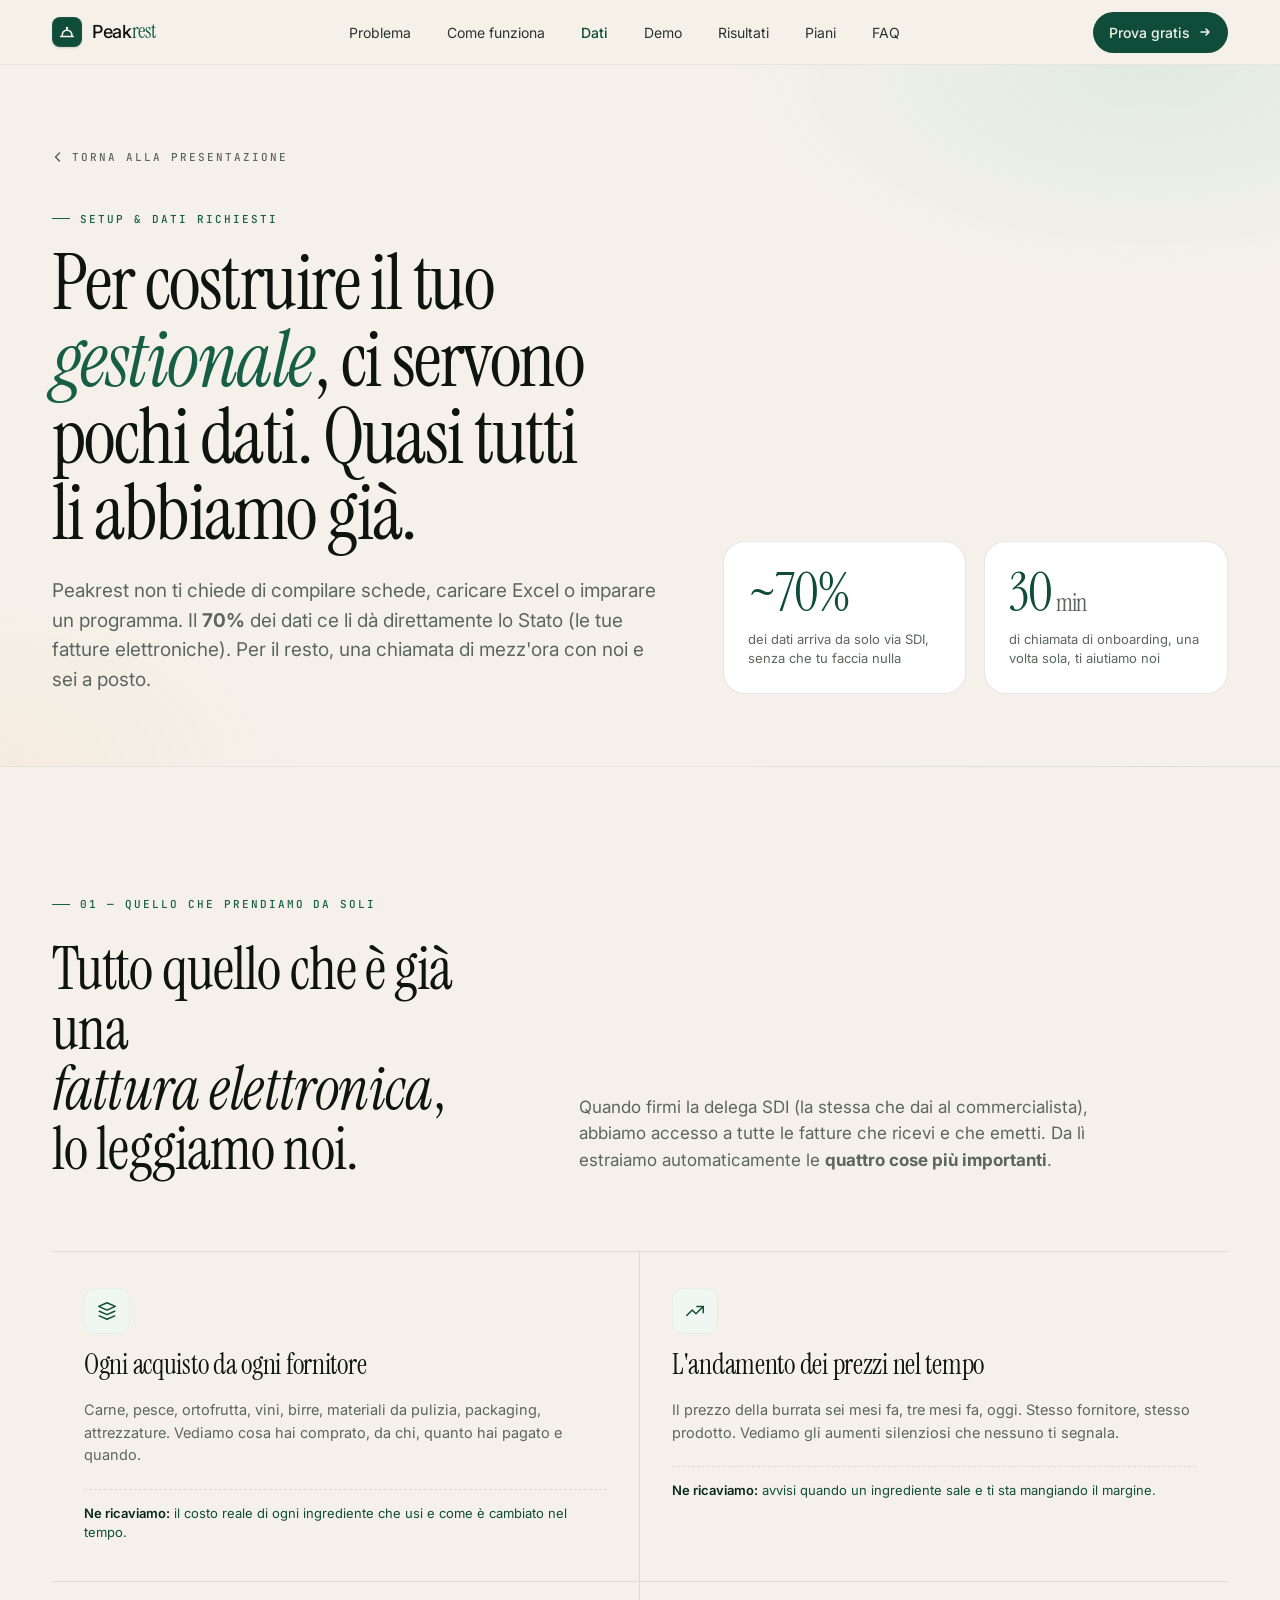
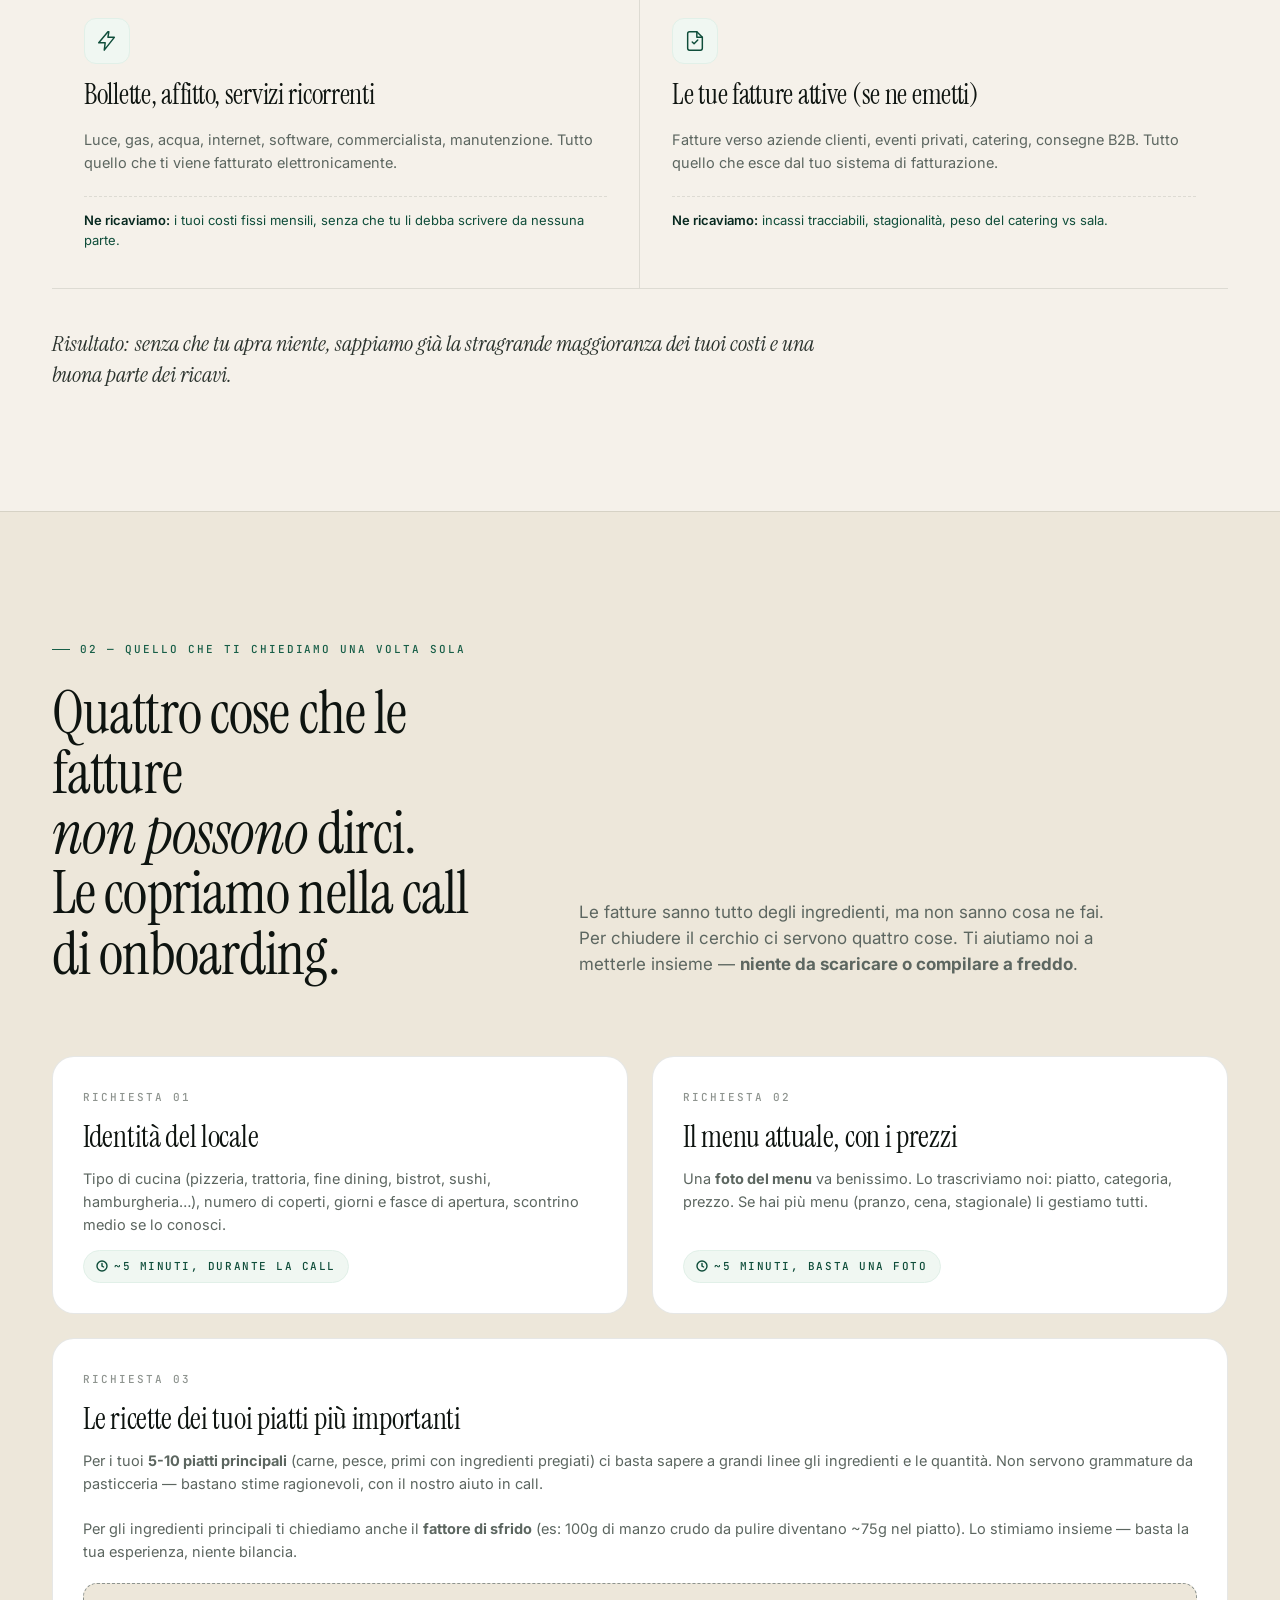
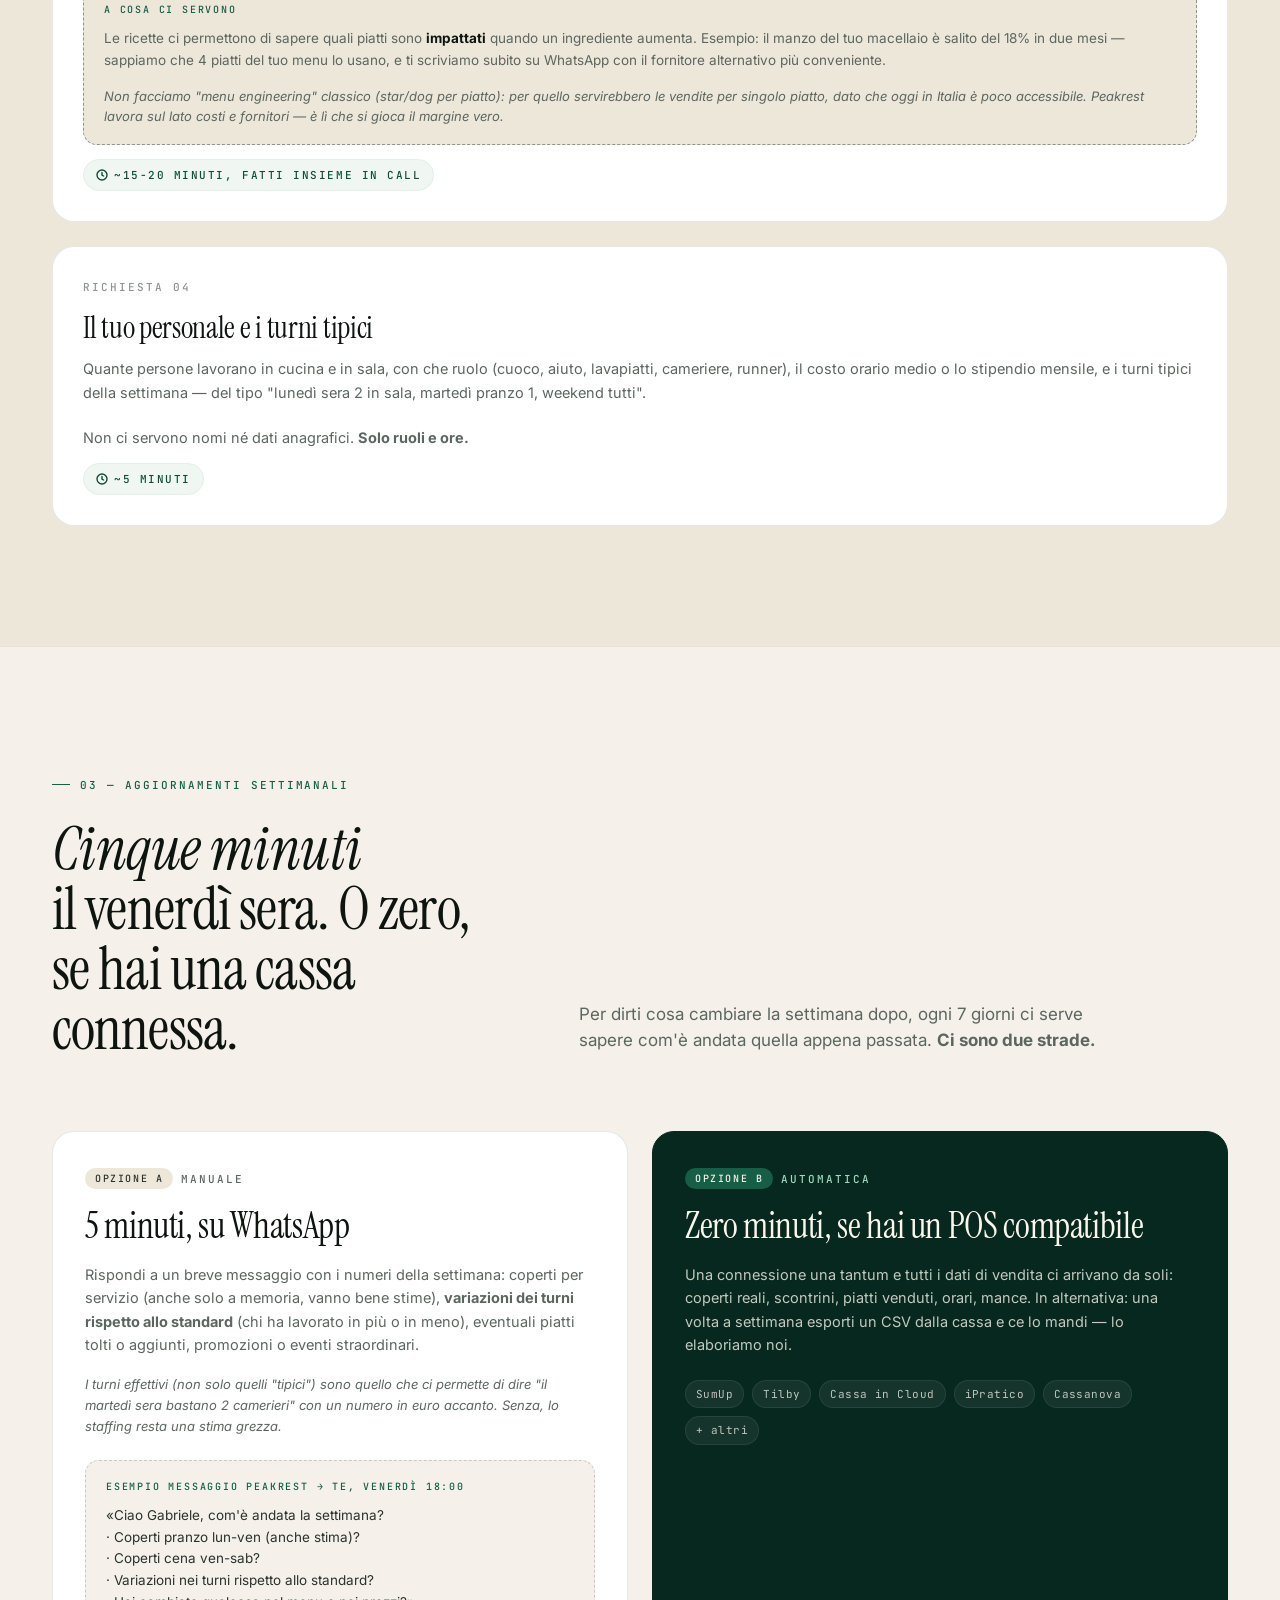
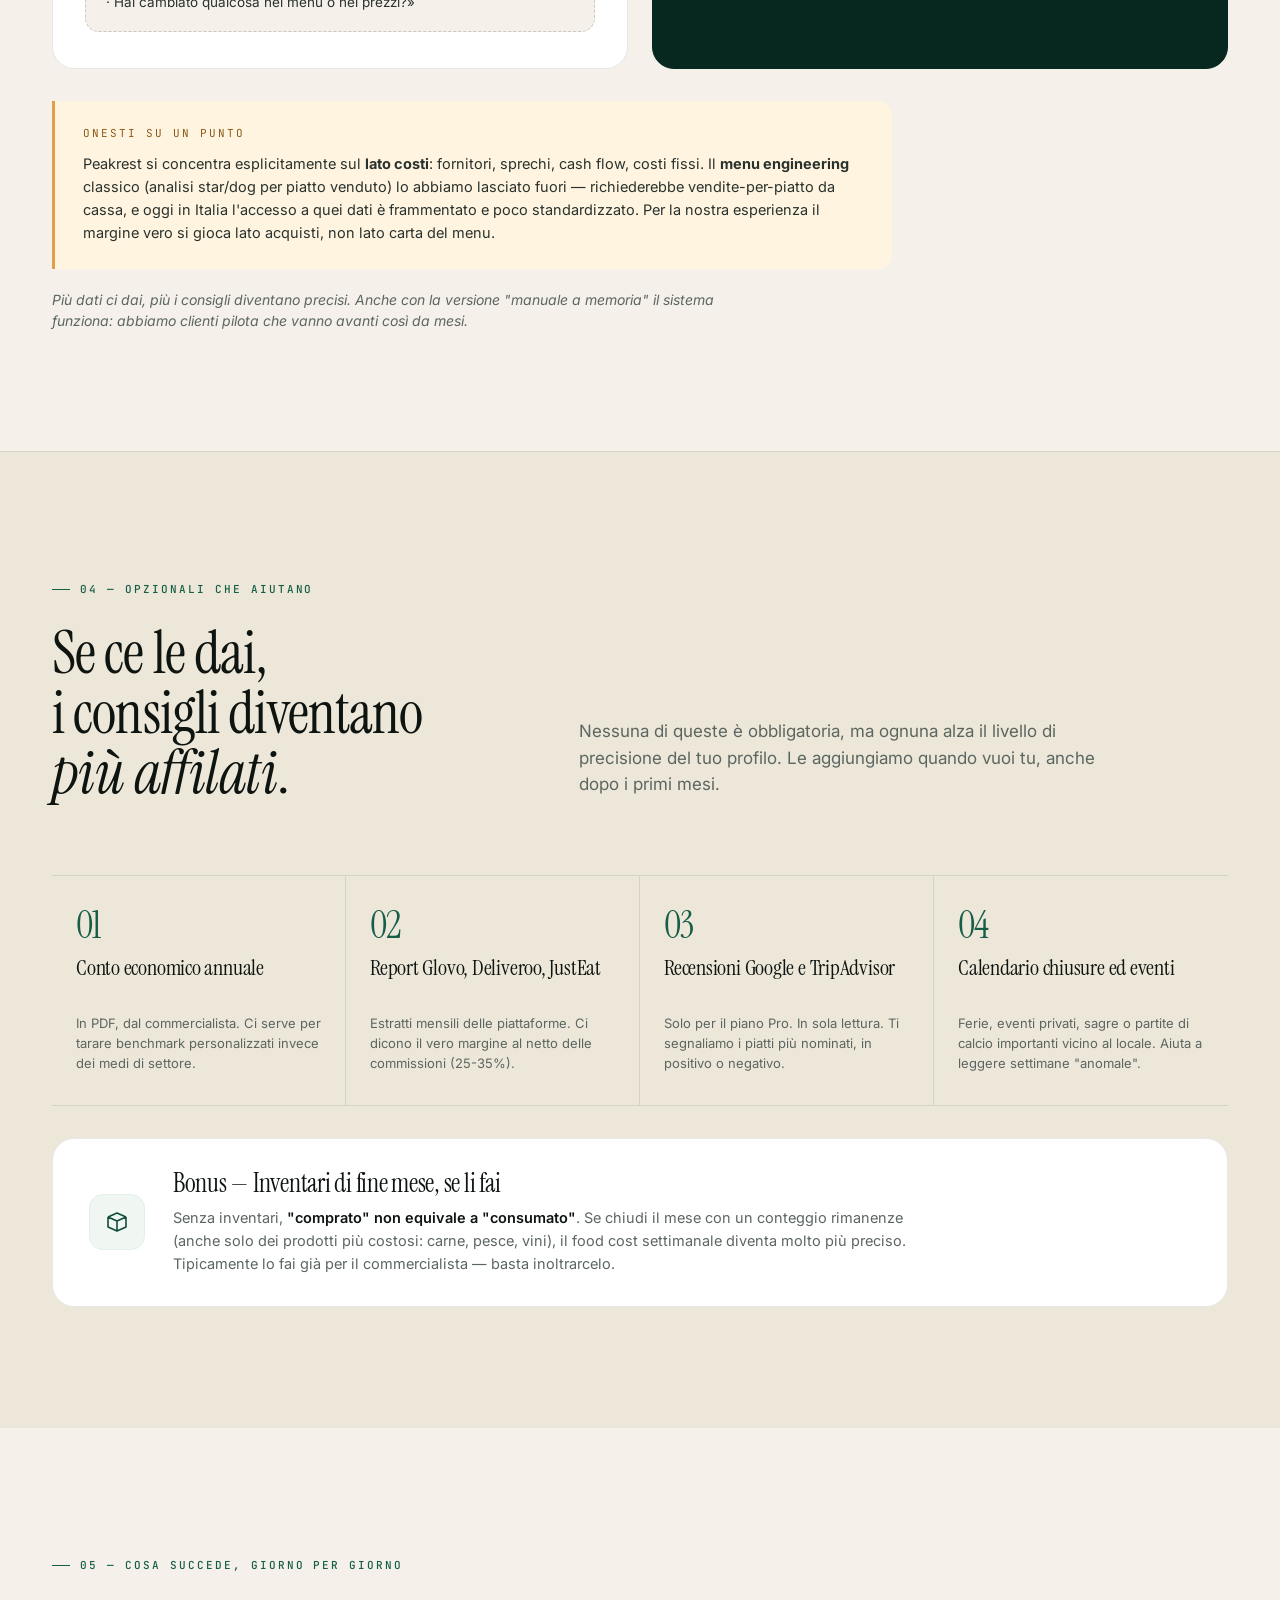
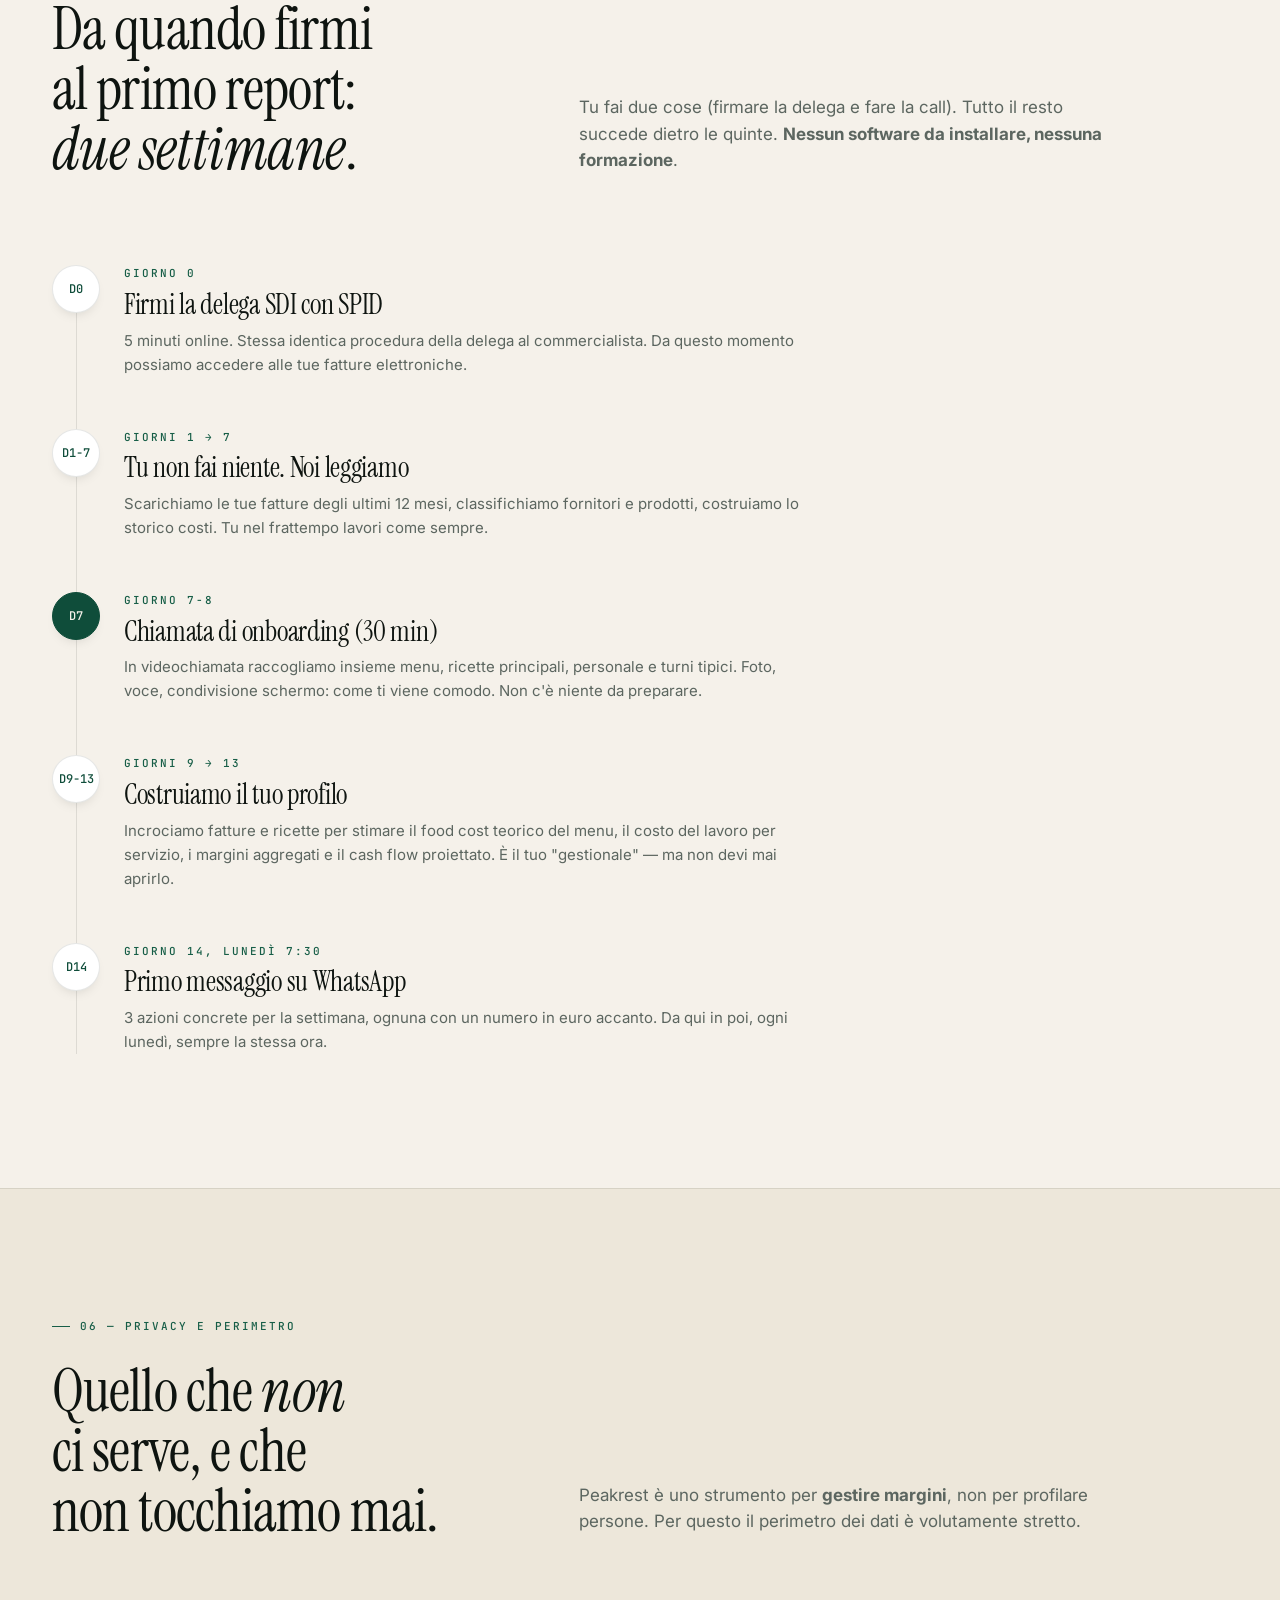
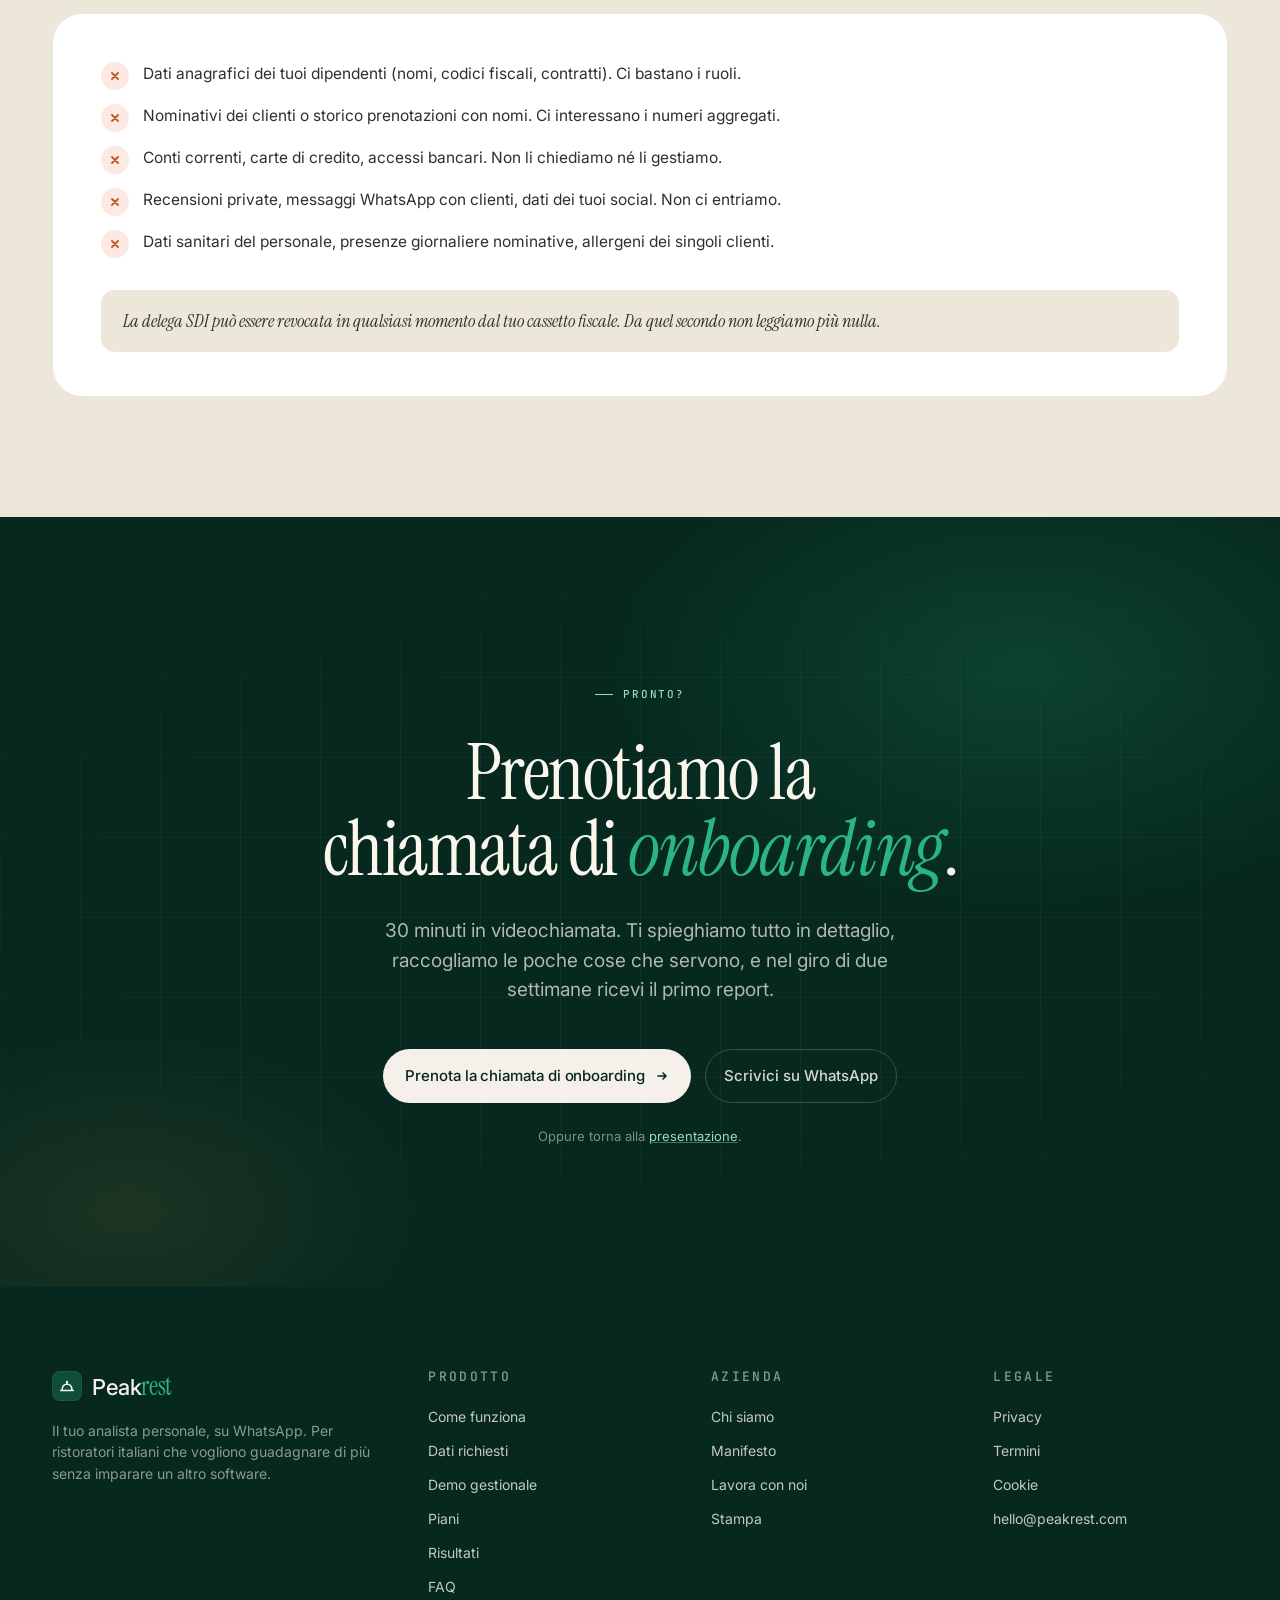
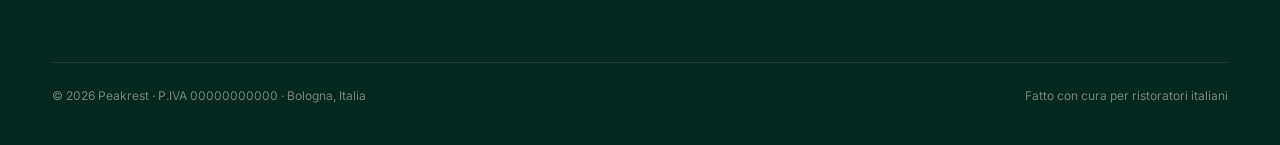
<file: dati.html>
<!DOCTYPE html>
<html lang="it">
<head>
<meta charset="UTF-8" />
<meta name="viewport" content="width=device-width, initial-scale=1.0" />
<title>Peakrest — Quali dati ci servono per costruire il tuo profilo</title>
<meta name="description" content="Cosa serve davvero per attivare Peakrest: cosa prendiamo automaticamente dalle fatture elettroniche, cosa ti chiediamo una volta sola, cosa ci aggiorni ogni settimana." />
<meta name="theme-color" content="#0F4D3A" />

<link rel="icon" type="image/svg+xml" href="data:image/svg+xml;utf8,<svg xmlns='http://www.w3.org/2000/svg' viewBox='0 0 32 32'><rect width='32' height='32' rx='8' fill='%230F4D3A'/><path d='M5 23 H27 M7 23 Q7 12 16 12 Q25 12 25 23' stroke='%23F5F1EA' stroke-width='2.4' fill='none' stroke-linecap='round' stroke-linejoin='round'/><circle cx='16' cy='8.5' r='1.6' fill='%23F5F1EA'/><line x1='16' y1='10.1' x2='16' y2='11.9' stroke='%23F5F1EA' stroke-width='2.4' stroke-linecap='round'/></svg>" />

<link rel="preconnect" href="https://fonts.googleapis.com" />
<link rel="preconnect" href="https://fonts.gstatic.com" crossorigin />
<link href="https://fonts.googleapis.com/css2?family=Instrument+Serif:ital@0;1&family=Inter:wght@400;500;600;700&family=JetBrains+Mono:wght@400;500&display=swap" rel="stylesheet" />

<style>
:root{
  --green-900:#06281F;
  --green-800:#0F4D3A;
  --green-700:#175E47;
  --green-600:#1D9E75;
  --green-500:#2BB585;
  --green-100:#E1F0E8;
  --green-50:#F0F7F2;

  --paper:#F5F1EA;
  --paper-soft:#EDE7DA;
  --ink:#0E1410;
  --ink-2:#2A322D;
  --ink-3:#5C6660;
  --ink-4:#8E948F;
  --line:rgba(14,20,16,0.10);
  --line-2:rgba(14,20,16,0.06);

  --amber:#E0A04A;
  --rust:#C0552B;

  --serif:'Instrument Serif', 'Times New Roman', serif;
  --sans:'Inter', -apple-system, BlinkMacSystemFont, sans-serif;
  --mono:'JetBrains Mono', ui-monospace, Menlo, monospace;

  --radius-s:8px;
  --radius-m:14px;
  --radius-l:22px;
  --radius-xl:30px;

  --container:1240px;
}

*{box-sizing:border-box;margin:0;padding:0}
html{scroll-behavior:smooth;-webkit-text-size-adjust:100%}
body{
  font-family:var(--sans);
  background:var(--paper);
  color:var(--ink);
  -webkit-font-smoothing:antialiased;
  -moz-osx-font-smoothing:grayscale;
  line-height:1.5;
  overflow-x:hidden;
}
img,svg{display:block;max-width:100%}
button{font-family:inherit;background:none;border:0;cursor:pointer;color:inherit}
a{color:inherit;text-decoration:none}
ul,ol{list-style:none}

/* ---------- Layout primitives ---------- */
.wrap{max-width:var(--container);margin:0 auto;padding:0 32px}
.eyebrow{
  font-family:var(--mono);
  font-size:11px;font-weight:500;
  text-transform:uppercase;letter-spacing:0.18em;
  color:var(--green-700);
  display:inline-flex;align-items:center;gap:10px;
}
.eyebrow::before{
  content:"";width:18px;height:1px;background:var(--green-700);display:inline-block;
}
.eyebrow.on-dark{color:#9BD9BC}
.eyebrow.on-dark::before{background:#9BD9BC}

h1,h2,h3,h4{font-weight:400;letter-spacing:-0.02em}
.serif{font-family:var(--serif);font-weight:400;letter-spacing:-0.01em}
.h-display{font-family:var(--serif);font-size:clamp(48px,7vw,108px);line-height:0.98;letter-spacing:-0.02em}
.h-section{font-family:var(--serif);font-size:clamp(36px,4.6vw,64px);line-height:1.02;letter-spacing:-0.015em}
.lead{font-size:18px;line-height:1.55;color:var(--ink-3);max-width:640px}
.italic{font-style:italic}

/* ---------- Top nav ---------- */
.nav{
  position:sticky;top:0;z-index:50;
  background:rgba(245,241,234,0.78);
  backdrop-filter:saturate(140%) blur(14px);
  -webkit-backdrop-filter:saturate(140%) blur(14px);
  border-bottom:1px solid var(--line-2);
}
.nav-inner{
  display:flex;align-items:center;justify-content:space-between;
  height:64px;
}
.logo{display:inline-flex;align-items:center;gap:10px}
.logo-mark{
  width:30px;height:30px;border-radius:8px;
  background:var(--green-800);
  display:flex;align-items:center;justify-content:center;
  box-shadow:inset 0 0 0 1px rgba(255,255,255,0.06), 0 1px 2px rgba(0,0,0,0.15);
}
.logo-mark svg{width:18px;height:18px}
.logo-name{font-size:18px;font-weight:500;letter-spacing:-0.02em}
.logo-name em{font-style:normal;color:var(--green-700);font-family:var(--serif);font-size:21px;letter-spacing:-0.01em;font-weight:400}
.nav-links{display:flex;gap:36px;align-items:center}
.nav-links a{font-size:14px;color:var(--ink-2);transition:color .15s}
.nav-links a:hover{color:var(--green-700)}
.nav-links a.is-current{color:var(--green-800);font-weight:500}
.nav-cta{
  display:inline-flex;align-items:center;gap:8px;
  background:var(--green-800);color:var(--paper);
  font-size:14px;font-weight:500;
  padding:10px 16px;border-radius:999px;
  transition:transform .2s, box-shadow .2s, background .2s;
}
.nav-cta:hover{background:var(--green-900);transform:translateY(-1px);box-shadow:0 8px 18px rgba(15,77,58,0.25)}
.nav-cta svg{width:14px;height:14px}
@media (max-width:840px){ .nav-links{display:none} }

/* ---------- Page hero (lighter than home hero) ---------- */
.page-hero{
  padding:80px 0 72px;
  position:relative;
  border-bottom:1px solid var(--line-2);
  background:
    radial-gradient(700px 360px at 90% 0%, rgba(43,181,133,0.10), transparent 60%),
    radial-gradient(500px 300px at 0% 100%, rgba(224,160,74,0.07), transparent 60%),
    var(--paper);
}
.page-hero .back-link{
  display:inline-flex;align-items:center;gap:8px;
  font-family:var(--mono);font-size:11px;font-weight:500;
  text-transform:uppercase;letter-spacing:0.18em;
  color:var(--ink-3);margin-bottom:36px;
  transition:color .15s;
}
.page-hero .back-link:hover{color:var(--green-700)}
.page-hero .back-link svg{width:12px;height:12px}
.page-hero-grid{
  display:grid;grid-template-columns:1.2fr 1fr;gap:64px;align-items:end;
}
.page-hero h1{
  font-family:var(--serif);
  font-size:clamp(46px,6vw,88px);
  line-height:1;
  letter-spacing:-0.02em;
  margin-top:18px;
}
.page-hero h1 em{font-style:italic;color:var(--green-700)}
.page-hero .lead{margin-top:24px;font-size:19px}
.page-hero-stats{
  display:grid;grid-template-columns:1fr 1fr;gap:18px;
}
.hstat{
  background:#fff;border:1px solid var(--line);
  border-radius:var(--radius-l);padding:24px 24px;
}
.hstat .num{font-family:var(--serif);font-size:54px;line-height:1;letter-spacing:-0.02em;color:var(--green-800)}
.hstat .lbl{font-size:13px;color:var(--ink-3);margin-top:10px;line-height:1.5}
@media (max-width:880px){
  .page-hero-grid{grid-template-columns:1fr;gap:36px}
  .page-hero{padding:48px 0 56px}
}
@media (max-width:640px){
  .block-head{gap:14px;margin-bottom:32px}
}
@media (max-width:380px){
  .nav-cta{padding:7px 12px;font-size:12px}
  .h-section{font-size:30px}
  .page-hero h1{font-size:38px}
}

/* ---------- Section base ---------- */
section.block{padding:120px 0;position:relative}
section.block + section.block{border-top:1px solid var(--line-2)}
.block-head{display:grid;grid-template-columns:1fr 1.4fr;gap:64px;margin-bottom:72px;align-items:end}
.block-head .left .eyebrow{margin-bottom:18px}
.block-head h2{margin-top:8px}
.block-head .right{color:var(--ink-3);font-size:17px;line-height:1.55;max-width:540px;margin-bottom:6px}
@media (max-width:880px){
  .block-head{grid-template-columns:1fr;gap:18px;margin-bottom:48px}
  section.block{padding:80px 0}
}

/* ---------- Auto-grid (cosa prendiamo da soli) ---------- */
.auto-grid{
  display:grid;grid-template-columns:repeat(2, 1fr);gap:0;
  border-top:1px solid var(--line);
}
.auto-card{
  border-right:1px solid var(--line);
  border-bottom:1px solid var(--line);
  padding:36px 32px 38px;
  background:transparent;
  transition:background .25s;
  display:flex;flex-direction:column;gap:16px;
}
.auto-card:nth-child(2n){border-right:0}
.auto-card:hover{background:rgba(15,77,58,0.04)}
.auto-card .icon{
  width:46px;height:46px;border-radius:12px;
  background:var(--green-50);
  display:flex;align-items:center;justify-content:center;
  color:var(--green-800);
  border:1px solid var(--green-100);
}
.auto-card .icon svg{width:22px;height:22px}
.auto-card h3{font-family:var(--serif);font-size:28px;line-height:1.05;letter-spacing:-0.01em;margin-bottom:4px}
.auto-card p{font-size:14.5px;color:var(--ink-3);line-height:1.55}
.auto-card p + p{margin-top:8px}
.auto-card .takeaway{
  margin-top:6px;font-size:13px;color:var(--green-800);line-height:1.5;
  padding-top:14px;border-top:1px dashed var(--line);
}
.auto-card .takeaway strong{font-weight:600;color:var(--green-900)}
@media (max-width:880px){
  .auto-grid{grid-template-columns:1fr}
  .auto-card{border-right:0}
}

/* ---------- Required-from-you cards ---------- */
.req-grid{
  display:grid;grid-template-columns:repeat(2,1fr);gap:24px;
}
.req-card{
  background:#fff;border:1px solid var(--line);
  border-radius:var(--radius-l);
  padding:32px 30px 30px;
  display:flex;flex-direction:column;gap:14px;
  transition:transform .25s, box-shadow .25s;
  position:relative;
}
.req-card:hover{transform:translateY(-3px);box-shadow:0 24px 40px -22px rgba(14,20,16,0.18)}
.req-card .index{
  font-family:var(--mono);font-size:11px;color:var(--ink-4);
  letter-spacing:0.18em;text-transform:uppercase;font-weight:500;
}
.req-card h3{font-family:var(--serif);font-size:30px;line-height:1.05;letter-spacing:-0.01em;margin-top:2px}
.req-card p{font-size:14.5px;color:var(--ink-3);line-height:1.6}
.req-card p + p{margin-top:8px}
.req-meta{
  margin-top:auto;display:inline-flex;align-items:center;gap:6px;
  font-family:var(--mono);font-size:11px;font-weight:500;
  text-transform:uppercase;letter-spacing:0.14em;
  color:var(--green-800);
  background:var(--green-50);border:1px solid var(--green-100);
  padding:7px 12px;border-radius:999px;align-self:flex-start;
}
.req-meta svg{width:12px;height:12px}
.example{
  margin-top:6px;
  background:var(--paper-soft);
  border:1px dashed var(--ink-4);
  border-radius:var(--radius-m);
  padding:18px 20px;
  font-size:13.5px;color:var(--ink-2);line-height:1.6;
}
.example .example-eyebrow{
  font-family:var(--mono);font-size:10px;font-weight:500;
  text-transform:uppercase;letter-spacing:0.18em;
  color:var(--green-700);margin-bottom:10px;
}
.example code{font-family:var(--mono);font-size:12.5px;color:var(--ink);line-height:1.7}
@media (max-width:880px){.req-grid{grid-template-columns:1fr}}

/* ---------- Weekly: A/B options ---------- */
.weekly-grid{
  display:grid;grid-template-columns:1fr 1fr;gap:24px;
}
.weekly-card{
  background:#fff;border:1px solid var(--line);
  border-radius:var(--radius-l);
  padding:36px 32px 36px;
  display:flex;flex-direction:column;gap:18px;
  position:relative;overflow:hidden;
  transition:transform .25s, box-shadow .25s;
}
.weekly-card.featured{
  background:var(--green-900);color:var(--paper);
  border-color:var(--green-900);
}
.weekly-card:hover{transform:translateY(-3px);box-shadow:0 28px 50px -25px rgba(14,20,16,0.22)}
.weekly-card.featured:hover{box-shadow:0 28px 50px -22px rgba(15,77,58,0.45)}
.weekly-card .tag{
  display:inline-flex;align-items:center;gap:8px;
  font-family:var(--mono);font-size:11px;letter-spacing:0.18em;
  text-transform:uppercase;font-weight:500;
  color:var(--ink-3);
}
.weekly-card.featured .tag{color:#9BD9BC}
.weekly-card .tag .badge{
  background:var(--paper-soft);color:var(--ink-2);
  padding:3px 10px;border-radius:999px;font-size:10px;letter-spacing:0.16em;
}
.weekly-card.featured .tag .badge{background:var(--green-700);color:var(--paper)}
.weekly-card h3{font-family:var(--serif);font-size:36px;line-height:1.05;letter-spacing:-0.01em}
.weekly-card.featured h3{color:#FAF6EC}
.weekly-card p{font-size:14.5px;color:var(--ink-3);line-height:1.6}
.weekly-card.featured p{color:rgba(250,246,236,0.78)}
.weekly-card .example{background:var(--paper);border-color:rgba(14,20,16,0.18)}
.weekly-card.featured .example{background:rgba(0,0,0,0.18);border-color:rgba(255,255,255,0.12);color:rgba(250,246,236,0.85)}
.weekly-card.featured .example .example-eyebrow{color:#9BD9BC}
.weekly-card .pos-list{
  display:flex;flex-wrap:wrap;gap:8px;margin-top:6px;
}
.weekly-card .pos-list span{
  font-family:var(--mono);font-size:11px;letter-spacing:0.04em;
  background:rgba(255,255,255,0.06);color:rgba(250,246,236,0.75);
  padding:5px 10px;border-radius:999px;border:1px solid rgba(255,255,255,0.08);
}
@media (max-width:880px){.weekly-grid{grid-template-columns:1fr}}

/* ---------- Optional smaller items ---------- */
.opt-grid{
  display:grid;grid-template-columns:repeat(4, 1fr);gap:0;
  border-top:1px solid var(--line);
}
.opt-card{
  border-right:1px solid var(--line);
  border-bottom:1px solid var(--line);
  padding:30px 24px 32px;
  display:flex;flex-direction:column;gap:12px;
  background:transparent;
  transition:background .25s;
  min-height:230px;
}
.opt-card:nth-child(4n){border-right:0}
.opt-card:hover{background:rgba(15,77,58,0.04)}
.opt-card .opt-num{
  font-family:var(--serif);font-size:38px;color:var(--green-700);line-height:1;letter-spacing:-0.02em;
}
.opt-card h3{font-family:var(--serif);font-size:22px;line-height:1.1;letter-spacing:-0.01em}
.opt-card p{font-size:13px;color:var(--ink-3);line-height:1.55;margin-top:auto}
@media (max-width:880px){
  .opt-grid{grid-template-columns:1fr 1fr}
  .opt-card:nth-child(4n){border-right:1px solid var(--line)}
  .opt-card:nth-child(2n){border-right:0}
}
@media (max-width:560px){
  .opt-grid{grid-template-columns:1fr}
  .opt-card{border-right:0!important}
}

/* ---------- Bonus callout (sotto opt-grid) ---------- */
.bonus-callout{
  margin-top:32px;
  background:#fff;border:1px solid var(--line);
  border-radius:var(--radius-l);
  padding:30px 36px;
  display:grid;grid-template-columns:auto 1fr;gap:28px;align-items:center;
}
.bonus-callout .bc-icon{
  width:56px;height:56px;border-radius:14px;
  background:var(--green-50);border:1px solid var(--green-100);
  color:var(--green-800);
  display:flex;align-items:center;justify-content:center;flex-shrink:0;
}
.bonus-callout .bc-icon svg{width:24px;height:24px}
.bonus-callout h3{
  font-family:var(--serif);font-size:26px;line-height:1.1;
  margin-bottom:8px;letter-spacing:-0.01em;
}
.bonus-callout p{
  font-size:14.5px;color:var(--ink-3);line-height:1.6;max-width:760px;
}
.bonus-callout p strong{color:var(--ink);font-weight:600}
@media (max-width:560px){
  .bonus-callout{grid-template-columns:1fr;padding:24px 22px;gap:18px}
}

/* ---------- Timeline ---------- */
.timeline{position:relative;display:grid;gap:24px}
.timeline::before{
  content:"";position:absolute;left:24px;top:14px;bottom:14px;
  width:1px;background:var(--line);
}
.tl-item{
  display:grid;grid-template-columns:48px 1fr;gap:24px;
  padding:14px 0;align-items:start;
  position:relative;
}
.tl-dot{
  width:48px;height:48px;border-radius:50%;
  background:#fff;border:1px solid var(--line);
  display:flex;align-items:center;justify-content:center;
  color:var(--green-800);
  font-family:var(--mono);font-size:12px;font-weight:500;
  position:relative;z-index:1;
  box-shadow:0 6px 14px -8px rgba(14,20,16,0.2);
}
.tl-item.now .tl-dot{background:var(--green-800);color:var(--paper);border-color:var(--green-800)}
.tl-body .tl-day{
  font-family:var(--mono);font-size:11px;font-weight:500;
  text-transform:uppercase;letter-spacing:0.18em;
  color:var(--green-700);
}
.tl-body h3{
  font-family:var(--serif);font-size:28px;line-height:1.1;letter-spacing:-0.01em;
  margin:8px 0 8px;
}
.tl-body p{font-size:15px;color:var(--ink-3);line-height:1.6;max-width:680px}

/* ---------- Privacy / nope ---------- */
.privacy-wrap{
  background:#fff;border:1px solid var(--line);
  border-radius:var(--radius-xl);
  padding:48px 48px 44px;
}
.privacy-wrap .lead{margin-bottom:28px}
.nope-list{display:flex;flex-direction:column;gap:14px}
.nope-list li{
  display:grid;grid-template-columns:28px 1fr;gap:14px;align-items:start;
  font-size:15.5px;color:var(--ink-2);line-height:1.55;
}
.nope-list li .x{
  width:28px;height:28px;border-radius:50%;
  background:#FBE9E2;color:var(--rust);
  display:flex;align-items:center;justify-content:center;
  flex-shrink:0;
}
.nope-list li .x svg{width:12px;height:12px}
.privacy-note{
  margin-top:32px;padding:18px 22px;
  background:var(--paper-soft);
  border-radius:var(--radius-m);
  font-family:var(--serif);font-style:italic;
  font-size:18px;line-height:1.45;color:var(--ink-2);
}
@media (max-width:680px){
  .privacy-wrap{padding:32px 24px 28px}
}

/* ---------- Final CTA (same as home) ---------- */
.final{
  background:var(--green-900);
  color:var(--paper);
  position:relative;overflow:hidden;
  padding:160px 0 140px;
}
.final::before{
  content:"";position:absolute;inset:0;
  background:
    radial-gradient(700px 400px at 80% 20%, rgba(43,181,133,0.18), transparent 60%),
    radial-gradient(500px 300px at 10% 90%, rgba(224,160,74,0.10), transparent 60%);
  pointer-events:none;
}
.final::after{
  content:"";position:absolute;inset:0;
  background-image:
    linear-gradient(to right, rgba(255,255,255,0.04) 1px, transparent 1px),
    linear-gradient(to bottom, rgba(255,255,255,0.04) 1px, transparent 1px);
  background-size:80px 80px;
  mask-image:radial-gradient(ellipse 70% 50% at 50% 50%, black 50%, transparent 100%);
  pointer-events:none;
}
.final-inner{position:relative;z-index:1;max-width:920px;margin:0 auto;text-align:center}
.final h2{
  font-family:var(--serif);
  font-size:clamp(48px,6vw,92px);
  line-height:1;letter-spacing:-0.02em;color:#FAF6EC;
  margin-top:32px;
}
.final h2 em{color:var(--green-500);font-style:italic}
.final p{font-size:19px;color:rgba(250,246,236,0.7);margin-top:28px;max-width:540px;margin-left:auto;margin-right:auto;line-height:1.55}
.final-cta{display:inline-flex;gap:14px;margin-top:44px;flex-wrap:wrap;justify-content:center}
.final-meta{margin-top:24px;font-size:13px;color:rgba(250,246,236,0.5)}
.btn-primary{
  display:inline-flex;align-items:center;gap:10px;
  background:var(--paper);color:var(--green-900);
  padding:15px 22px;border-radius:999px;
  font-size:15px;font-weight:500;letter-spacing:-0.005em;
  transition:transform .2s, box-shadow .2s;
}
.btn-primary:hover{transform:translateY(-2px);box-shadow:0 14px 30px rgba(0,0,0,0.35)}
.btn-primary svg{width:14px;height:14px;transition:transform .25s}
.btn-primary:hover svg{transform:translateX(3px)}
.btn-ghost{
  display:inline-flex;align-items:center;gap:10px;
  color:rgba(250,246,236,0.85);
  padding:15px 18px;border-radius:999px;
  font-size:15px;font-weight:500;
  border:1px solid rgba(250,246,236,0.2);
  transition:background .2s, color .2s, border-color .2s;
}
.btn-ghost:hover{background:rgba(255,255,255,0.06);color:var(--paper);border-color:rgba(250,246,236,0.4)}

/* ---------- Footer ---------- */
.footer{
  background:#06281F;color:rgba(250,246,236,0.7);
  padding:80px 0 40px;
}
.footer-grid{display:grid;grid-template-columns:1.4fr 1fr 1fr 1fr;gap:48px}
.footer-brand .logo-name{color:var(--paper);font-size:22px}
.footer-brand .logo-name em{color:var(--green-500);font-size:26px}
.footer-brand p{margin-top:14px;font-size:14px;line-height:1.55;max-width:320px;color:rgba(250,246,236,0.55)}
.footer-col h4{font-size:13px;font-family:var(--mono);text-transform:uppercase;letter-spacing:0.18em;color:rgba(250,246,236,0.55);margin-bottom:18px;font-weight:500}
.footer-col ul{display:flex;flex-direction:column;gap:10px}
.footer-col a{font-size:14px;color:rgba(250,246,236,0.78);transition:color .15s}
.footer-col a:hover{color:var(--green-500)}
.footer-bottom{
  margin-top:64px;padding-top:24px;
  border-top:1px solid rgba(250,246,236,0.08);
  display:flex;justify-content:space-between;align-items:center;
  font-size:12px;color:rgba(250,246,236,0.45);
}
@media (max-width:880px){
  .footer-grid{grid-template-columns:1fr 1fr;gap:36px}
  .footer-bottom{flex-direction:column;gap:10px;align-items:flex-start}
}

/* ---------- Reveal ---------- */
.reveal{opacity:1;transform:none;transition:opacity .8s ease, transform .8s ease}
.js-reveal .reveal:not(.in){opacity:0;transform:translateY(18px)}
.js-reveal .reveal.in{opacity:1;transform:translateY(0)}

@media (prefers-reduced-motion: reduce){
  *,*::before,*::after{animation-duration:.01ms!important;transition-duration:.01ms!important;animation-iteration-count:1!important}
  .reveal{opacity:1;transform:none}
}

/* Mobile fixes */
@media (max-width:640px){
  .wrap{padding:0 18px}
  .nav-inner{height:56px}
  .logo-name{font-size:16px}
  .logo-name em{font-size:19px}
  .nav-cta{padding:8px 14px;font-size:13px}
  section.block{padding:64px 0}
  .h-section{font-size:34px;line-height:1.05}
  .page-hero h1{font-size:42px}
  .page-hero{padding:36px 0 48px}
  .auto-card,.req-card,.weekly-card{padding:24px 24px}
  .auto-card h3,.req-card h3{font-size:24px}
  .weekly-card h3{font-size:28px}
  .tl-body h3{font-size:22px}
  .privacy-wrap{padding:28px 24px}
  .nope-list li{font-size:14px}
  .final{padding:80px 0 70px}
  .final h2{font-size:42px}
  .final-cta{flex-direction:column;align-items:stretch;gap:10px}
  .final-cta .btn-primary,.final-cta .btn-ghost{justify-content:center}
  .footer{padding:56px 0 32px}
  .footer-grid{grid-template-columns:1fr;gap:32px}
}
</style>
</head>
<body>

<!-- ============ NAV ============ -->
<header class="nav">
  <div class="wrap nav-inner">
    <a class="logo" href="index.html">
      <span class="logo-mark" aria-hidden="true">
        <svg viewBox="0 0 20 20" fill="none">
          <path d="M3 15 H17 M4.5 15 Q4.5 8 10 8 Q15.5 8 15.5 15" stroke="#F5F1EA" stroke-width="1.8" stroke-linecap="round" stroke-linejoin="round" fill="none"/>
          <circle cx="10" cy="5.5" r="1.3" fill="#F5F1EA"/><line x1="10" y1="6.8" x2="10" y2="8" stroke="#F5F1EA" stroke-width="1.8" stroke-linecap="round"/>
        </svg>
      </span>
      <span class="logo-name">Peak<em>rest</em></span>
    </a>
    <nav class="nav-links" aria-label="Sezioni">
      <a href="index.html#problema">Problema</a>
      <a href="index.html#funziona">Come funziona</a>
      <a href="dati.html" class="is-current">Dati</a>
      <a href="gestionale.html">Demo</a>
      <a href="index.html#risultati">Risultati</a>
      <a href="index.html#piani">Piani</a>
      <a href="index.html#faq">FAQ</a>
    </nav>
    <a href="index.html#cta" class="nav-cta">
      Prova gratis
      <svg viewBox="0 0 14 14" fill="none"><path d="M3 7h8m-3-3l3 3-3 3" stroke="currentColor" stroke-width="1.6" stroke-linecap="round" stroke-linejoin="round"/></svg>
    </a>
  </div>
</header>

<!-- ============ PAGE HERO ============ -->
<section class="page-hero">
  <div class="wrap">
    <a href="index.html" class="back-link">
      <svg viewBox="0 0 12 12" fill="none" aria-hidden="true"><path d="M7.5 2L3.5 6l4 4" stroke="currentColor" stroke-width="1.6" stroke-linecap="round" stroke-linejoin="round"/></svg>
      Torna alla presentazione
    </a>

    <div class="page-hero-grid reveal">
      <div>
        <span class="eyebrow">Setup &amp; dati richiesti</span>
        <h1>Per costruire il tuo<br/><em>gestionale</em>, ci servono<br/>pochi dati. Quasi tutti<br/>li abbiamo già.</h1>
        <p class="lead">Peakrest non ti chiede di compilare schede, caricare Excel o imparare un programma. Il <strong>70%</strong> dei dati ce li dà direttamente lo Stato (le tue fatture elettroniche). Per il resto, una chiamata di mezz'ora con noi e sei a posto.</p>
      </div>
      <div class="page-hero-stats">
        <div class="hstat">
          <div class="num">~70%</div>
          <div class="lbl">dei dati arriva da solo via SDI, senza che tu faccia nulla</div>
        </div>
        <div class="hstat">
          <div class="num">30<span style="font-size:24px;color:var(--ink-3);margin-left:4px">min</span></div>
          <div class="lbl">di chiamata di onboarding, una volta sola, ti aiutiamo noi</div>
        </div>
      </div>
    </div>
  </div>
</section>

<!-- ============ BLOCCO 1 — COSA PRENDIAMO DA SOLI ============ -->
<section class="block" id="auto">
  <div class="wrap">
    <div class="block-head reveal">
      <div class="left">
        <span class="eyebrow">01 — Quello che prendiamo da soli</span>
        <h2 class="h-section">Tutto quello che è già una<br/><em class="serif italic">fattura elettronica</em>,<br/>lo leggiamo noi.</h2>
      </div>
      <div class="right">
        Quando firmi la delega SDI (la stessa che dai al commercialista), abbiamo accesso a tutte le fatture che ricevi e che emetti. Da lì estraiamo automaticamente le <strong>quattro cose più importanti</strong>.
      </div>
    </div>

    <div class="auto-grid reveal">
      <article class="auto-card">
        <div class="icon">
          <svg viewBox="0 0 24 24" fill="none"><path d="M3 7l9-4 9 4-9 4-9-4z" stroke="currentColor" stroke-width="1.6" stroke-linejoin="round"/><path d="M3 12l9 4 9-4M3 17l9 4 9-4" stroke="currentColor" stroke-width="1.6" stroke-linejoin="round"/></svg>
        </div>
        <h3>Ogni acquisto da ogni fornitore</h3>
        <p>Carne, pesce, ortofrutta, vini, birre, materiali da pulizia, packaging, attrezzature. Vediamo cosa hai comprato, da chi, quanto hai pagato e quando.</p>
        <div class="takeaway"><strong>Ne ricaviamo:</strong> il costo reale di ogni ingrediente che usi e come è cambiato nel tempo.</div>
      </article>
      <article class="auto-card">
        <div class="icon">
          <svg viewBox="0 0 24 24" fill="none"><path d="M3 17l6-6 4 4 8-8" stroke="currentColor" stroke-width="1.6" stroke-linecap="round" stroke-linejoin="round"/><path d="M14 7h7v7" stroke="currentColor" stroke-width="1.6" stroke-linecap="round" stroke-linejoin="round"/></svg>
        </div>
        <h3>L'andamento dei prezzi nel tempo</h3>
        <p>Il prezzo della burrata sei mesi fa, tre mesi fa, oggi. Stesso fornitore, stesso prodotto. Vediamo gli aumenti silenziosi che nessuno ti segnala.</p>
        <div class="takeaway"><strong>Ne ricaviamo:</strong> avvisi quando un ingrediente sale e ti sta mangiando il margine.</div>
      </article>
      <article class="auto-card">
        <div class="icon">
          <svg viewBox="0 0 24 24" fill="none"><path d="M13 2L3 14h7l-1 8 11-14h-7l1-6z" stroke="currentColor" stroke-width="1.6" stroke-linejoin="round"/></svg>
        </div>
        <h3>Bollette, affitto, servizi ricorrenti</h3>
        <p>Luce, gas, acqua, internet, software, commercialista, manutenzione. Tutto quello che ti viene fatturato elettronicamente.</p>
        <div class="takeaway"><strong>Ne ricaviamo:</strong> i tuoi costi fissi mensili, senza che tu li debba scrivere da nessuna parte.</div>
      </article>
      <article class="auto-card">
        <div class="icon">
          <svg viewBox="0 0 24 24" fill="none"><path d="M14 2H6a2 2 0 00-2 2v16a2 2 0 002 2h12a2 2 0 002-2V8l-6-6z" stroke="currentColor" stroke-width="1.6" stroke-linejoin="round"/><path d="M14 2v6h6M9 13l2 2 4-4" stroke="currentColor" stroke-width="1.6" stroke-linecap="round" stroke-linejoin="round"/></svg>
        </div>
        <h3>Le tue fatture attive (se ne emetti)</h3>
        <p>Fatture verso aziende clienti, eventi privati, catering, consegne B2B. Tutto quello che esce dal tuo sistema di fatturazione.</p>
        <div class="takeaway"><strong>Ne ricaviamo:</strong> incassi tracciabili, stagionalità, peso del catering vs sala.</div>
      </article>
    </div>

    <p style="margin-top:40px;font-family:var(--serif);font-style:italic;font-size:22px;color:var(--ink-2);max-width:780px;line-height:1.4">
      Risultato: senza che tu apra niente, sappiamo già la stragrande maggioranza dei tuoi costi e una buona parte dei ricavi.
    </p>
  </div>
</section>

<!-- ============ BLOCCO 2 — CHIESTI UNA VOLTA SOLA ============ -->
<section class="block" id="setup-once" style="background:var(--paper-soft);border-top:1px solid var(--line)">
  <div class="wrap">
    <div class="block-head reveal">
      <div class="left">
        <span class="eyebrow">02 — Quello che ti chiediamo una volta sola</span>
        <h2 class="h-section">Quattro cose che le fatture<br/><em class="serif italic">non possono</em> dirci.<br/>Le copriamo nella call di onboarding.</h2>
      </div>
      <div class="right">
        Le fatture sanno tutto degli ingredienti, ma non sanno cosa ne fai. Per chiudere il cerchio ci servono quattro cose. Ti aiutiamo noi a metterle insieme — <strong>niente da scaricare o compilare a freddo</strong>.
      </div>
    </div>

    <div class="req-grid reveal">
      <article class="req-card">
        <div class="index">RICHIESTA 01</div>
        <h3>Identità del locale</h3>
        <p>Tipo di cucina (pizzeria, trattoria, fine dining, bistrot, sushi, hamburgheria…), numero di coperti, giorni e fasce di apertura, scontrino medio se lo conosci.</p>
        <div class="req-meta">
          <svg viewBox="0 0 12 12" fill="none"><circle cx="6" cy="6" r="5" stroke="currentColor" stroke-width="1.4"/><path d="M6 3.5V6l1.6 1" stroke="currentColor" stroke-width="1.4" stroke-linecap="round"/></svg>
          ~5 minuti, durante la call
        </div>
      </article>

      <article class="req-card">
        <div class="index">RICHIESTA 02</div>
        <h3>Il menu attuale, con i prezzi</h3>
        <p>Una <strong>foto del menu</strong> va benissimo. Lo trascriviamo noi: piatto, categoria, prezzo. Se hai più menu (pranzo, cena, stagionale) li gestiamo tutti.</p>
        <div class="req-meta">
          <svg viewBox="0 0 12 12" fill="none"><circle cx="6" cy="6" r="5" stroke="currentColor" stroke-width="1.4"/><path d="M6 3.5V6l1.6 1" stroke="currentColor" stroke-width="1.4" stroke-linecap="round"/></svg>
          ~5 minuti, basta una foto
        </div>
      </article>

      <article class="req-card" style="grid-column:1 / -1">
        <div class="index">RICHIESTA 03</div>
        <h3>Le ricette dei tuoi piatti più importanti</h3>
        <p>Per i tuoi <strong>5-10 piatti principali</strong> (carne, pesce, primi con ingredienti pregiati) ci basta sapere a grandi linee gli ingredienti e le quantità. Non servono grammature da pasticceria — bastano stime ragionevoli, con il nostro aiuto in call.</p>
        <p>Per gli ingredienti principali ti chiediamo anche il <strong>fattore di sfrido</strong> (es: 100g di manzo crudo da pulire diventano ~75g nel piatto). Lo stimiamo insieme — basta la tua esperienza, niente bilancia.</p>
        <div class="example">
          <div class="example-eyebrow">A cosa ci servono</div>
          <p style="margin-top:0;font-size:13.5px;line-height:1.6;color:var(--ink-3)">Le ricette ci permettono di sapere quali piatti sono <strong style="color:var(--ink)">impattati</strong> quando un ingrediente aumenta. Esempio: il manzo del tuo macellaio è salito del 18% in due mesi — sappiamo che 4 piatti del tuo menu lo usano, e ti scriviamo subito su WhatsApp con il fornitore alternativo più conveniente.</p>
          <p style="margin-top:14px;font-size:13px;line-height:1.55;color:var(--ink-3);font-style:italic">Non facciamo "menu engineering" classico (star/dog per piatto): per quello servirebbero le vendite per singolo piatto, dato che oggi in Italia è poco accessibile. Peakrest lavora sul lato costi e fornitori — è lì che si gioca il margine vero.</p>
        </div>
        <div class="req-meta">
          <svg viewBox="0 0 12 12" fill="none"><circle cx="6" cy="6" r="5" stroke="currentColor" stroke-width="1.4"/><path d="M6 3.5V6l1.6 1" stroke="currentColor" stroke-width="1.4" stroke-linecap="round"/></svg>
          ~15-20 minuti, fatti insieme in call
        </div>
      </article>

      <article class="req-card" style="grid-column:1 / -1">
        <div class="index">RICHIESTA 04</div>
        <h3>Il tuo personale e i turni tipici</h3>
        <p>Quante persone lavorano in cucina e in sala, con che ruolo (cuoco, aiuto, lavapiatti, cameriere, runner), il costo orario medio o lo stipendio mensile, e i turni tipici della settimana — del tipo "lunedì sera 2 in sala, martedì pranzo 1, weekend tutti".</p>
        <p>Non ci servono nomi né dati anagrafici. <strong>Solo ruoli e ore.</strong></p>
        <div class="req-meta">
          <svg viewBox="0 0 12 12" fill="none"><circle cx="6" cy="6" r="5" stroke="currentColor" stroke-width="1.4"/><path d="M6 3.5V6l1.6 1" stroke="currentColor" stroke-width="1.4" stroke-linecap="round"/></svg>
          ~5 minuti
        </div>
      </article>
    </div>
  </div>
</section>

<!-- ============ BLOCCO 3 — AGGIORNAMENTI SETTIMANALI ============ -->
<section class="block" id="weekly">
  <div class="wrap">
    <div class="block-head reveal">
      <div class="left">
        <span class="eyebrow">03 — Aggiornamenti settimanali</span>
        <h2 class="h-section"><em class="serif italic">Cinque minuti</em><br/>il venerdì sera. O zero,<br/>se hai una cassa connessa.</h2>
      </div>
      <div class="right">
        Per dirti cosa cambiare la settimana dopo, ogni 7 giorni ci serve sapere com'è andata quella appena passata. <strong>Ci sono due strade.</strong>
      </div>
    </div>

    <div class="weekly-grid reveal">
      <article class="weekly-card">
        <div class="tag"><span class="badge">Opzione A</span> Manuale</div>
        <h3>5 minuti, su WhatsApp</h3>
        <p>Rispondi a un breve messaggio con i numeri della settimana: coperti per servizio (anche solo a memoria, vanno bene stime), <strong>variazioni dei turni rispetto allo standard</strong> (chi ha lavorato in più o in meno), eventuali piatti tolti o aggiunti, promozioni o eventi straordinari.</p>
        <p style="font-size:13px;color:var(--ink-3);font-style:italic">I turni effettivi (non solo quelli "tipici") sono quello che ci permette di dire <em>"il martedì sera bastano 2 camerieri"</em> con un numero in euro accanto. Senza, lo staffing resta una stima grezza.</p>
        <div class="example">
          <div class="example-eyebrow">Esempio messaggio Peakrest → te, venerdì 18:00</div>
          «Ciao Gabriele, com'è andata la settimana?<br/>
          · Coperti pranzo lun-ven (anche stima)?<br/>
          · Coperti cena ven-sab?<br/>
          · Variazioni nei turni rispetto allo standard?<br/>
          · Hai cambiato qualcosa nel menu o nei prezzi?»
        </div>
      </article>

      <article class="weekly-card featured">
        <div class="tag"><span class="badge">Opzione B</span> Automatica</div>
        <h3>Zero minuti, se hai un POS compatibile</h3>
        <p>Una connessione una tantum e tutti i dati di vendita ci arrivano da soli: coperti reali, scontrini, piatti venduti, orari, mance. In alternativa: una volta a settimana esporti un CSV dalla cassa e ce lo mandi — lo elaboriamo noi.</p>
        <div class="pos-list">
          <span>SumUp</span>
          <span>Tilby</span>
          <span>Cassa in Cloud</span>
          <span>iPratico</span>
          <span>Cassanova</span>
          <span>+ altri</span>
        </div>
      </article>
    </div>

    <div style="margin-top:32px;padding:24px 28px;background:#FFF4E0;border-left:3px solid var(--amber);border-radius:0 var(--radius-m) var(--radius-m) 0;max-width:840px">
      <div style="font-family:var(--mono);font-size:11px;text-transform:uppercase;letter-spacing:0.18em;color:#8A5A18;margin-bottom:10px">Onesti su un punto</div>
      <p style="font-size:14.5px;color:var(--ink-2);line-height:1.6">
        Peakrest si concentra esplicitamente sul <strong>lato costi</strong>: fornitori, sprechi, cash flow, costi fissi. Il <strong>menu engineering</strong> classico (analisi star/dog per piatto venduto) lo abbiamo lasciato fuori — richiederebbe vendite-per-piatto da cassa, e oggi in Italia l'accesso a quei dati è frammentato e poco standardizzato. Per la nostra esperienza il margine vero si gioca lato acquisti, non lato carta del menu.
      </p>
    </div>
    <p style="margin-top:20px;font-size:14px;color:var(--ink-3);font-style:italic;max-width:680px">
      Più dati ci dai, più i consigli diventano precisi. Anche con la versione "manuale a memoria" il sistema funziona: abbiamo clienti pilota che vanno avanti così da mesi.
    </p>
  </div>
</section>

<!-- ============ BLOCCO 4 — OPZIONALI ============ -->
<section class="block" id="optional" style="background:var(--paper-soft);border-top:1px solid var(--line)">
  <div class="wrap">
    <div class="block-head reveal">
      <div class="left">
        <span class="eyebrow">04 — Opzionali che aiutano</span>
        <h2 class="h-section">Se ce le dai,<br/>i consigli diventano<br/><em class="serif italic">più affilati</em>.</h2>
      </div>
      <div class="right">
        Nessuna di queste è obbligatoria, ma ognuna alza il livello di precisione del tuo profilo. Le aggiungiamo quando vuoi tu, anche dopo i primi mesi.
      </div>
    </div>

    <div class="opt-grid reveal">
      <article class="opt-card">
        <div class="opt-num">01</div>
        <h3>Conto economico annuale</h3>
        <p>In PDF, dal commercialista. Ci serve per tarare benchmark personalizzati invece dei medi di settore.</p>
      </article>
      <article class="opt-card">
        <div class="opt-num">02</div>
        <h3>Report Glovo, Deliveroo, JustEat</h3>
        <p>Estratti mensili delle piattaforme. Ci dicono il vero margine al netto delle commissioni (25-35%).</p>
      </article>
      <article class="opt-card">
        <div class="opt-num">03</div>
        <h3>Recensioni Google e TripAdvisor</h3>
        <p>Solo per il piano Pro. In sola lettura. Ti segnaliamo i piatti più nominati, in positivo o negativo.</p>
      </article>
      <article class="opt-card">
        <div class="opt-num">04</div>
        <h3>Calendario chiusure ed eventi</h3>
        <p>Ferie, eventi privati, sagre o partite di calcio importanti vicino al locale. Aiuta a leggere settimane "anomale".</p>
      </article>
    </div>

    <div class="reveal bonus-callout">
      <div class="bc-icon" aria-hidden="true">
        <svg viewBox="0 0 24 24" fill="none" width="24" height="24"><path d="M3 7l9 4 9-4M3 7v10l9 4 9-4V7M3 7l9-4 9 4M12 11v10" stroke="currentColor" stroke-width="1.6" stroke-linejoin="round"/></svg>
      </div>
      <div>
        <h3>Bonus — Inventari di fine mese, se li fai</h3>
        <p>Senza inventari, <strong>"comprato" non equivale a "consumato"</strong>. Se chiudi il mese con un conteggio rimanenze (anche solo dei prodotti più costosi: carne, pesce, vini), il food cost settimanale diventa molto più preciso. Tipicamente lo fai già per il commercialista — basta inoltrarcelo.</p>
      </div>
    </div>
  </div>
</section>

<!-- ============ BLOCCO 5 — TIMELINE ============ -->
<section class="block" id="timeline">
  <div class="wrap">
    <div class="block-head reveal">
      <div class="left">
        <span class="eyebrow">05 — Cosa succede, giorno per giorno</span>
        <h2 class="h-section">Da quando firmi<br/>al primo report:<br/><em class="serif italic">due settimane</em>.</h2>
      </div>
      <div class="right">
        Tu fai due cose (firmare la delega e fare la call). Tutto il resto succede dietro le quinte. <strong>Nessun software da installare, nessuna formazione</strong>.
      </div>
    </div>

    <div class="timeline reveal">
      <div class="tl-item">
        <div class="tl-dot">D0</div>
        <div class="tl-body">
          <div class="tl-day">Giorno 0</div>
          <h3>Firmi la delega SDI con SPID</h3>
          <p>5 minuti online. Stessa identica procedura della delega al commercialista. Da questo momento possiamo accedere alle tue fatture elettroniche.</p>
        </div>
      </div>
      <div class="tl-item">
        <div class="tl-dot">D1-7</div>
        <div class="tl-body">
          <div class="tl-day">Giorni 1 → 7</div>
          <h3>Tu non fai niente. Noi leggiamo</h3>
          <p>Scarichiamo le tue fatture degli ultimi 12 mesi, classifichiamo fornitori e prodotti, costruiamo lo storico costi. Tu nel frattempo lavori come sempre.</p>
        </div>
      </div>
      <div class="tl-item now">
        <div class="tl-dot">D7</div>
        <div class="tl-body">
          <div class="tl-day">Giorno 7-8</div>
          <h3>Chiamata di onboarding (30 min)</h3>
          <p>In videochiamata raccogliamo insieme menu, ricette principali, personale e turni tipici. Foto, voce, condivisione schermo: come ti viene comodo. Non c'è niente da preparare.</p>
        </div>
      </div>
      <div class="tl-item">
        <div class="tl-dot">D9-13</div>
        <div class="tl-body">
          <div class="tl-day">Giorni 9 → 13</div>
          <h3>Costruiamo il tuo profilo</h3>
          <p>Incrociamo fatture e ricette per stimare il food cost teorico del menu, il costo del lavoro per servizio, i margini aggregati e il cash flow proiettato. È il tuo "gestionale" — ma non devi mai aprirlo.</p>
        </div>
      </div>
      <div class="tl-item">
        <div class="tl-dot">D14</div>
        <div class="tl-body">
          <div class="tl-day">Giorno 14, lunedì 7:30</div>
          <h3>Primo messaggio su WhatsApp</h3>
          <p>3 azioni concrete per la settimana, ognuna con un numero in euro accanto. Da qui in poi, ogni lunedì, sempre la stessa ora.</p>
        </div>
      </div>
    </div>
  </div>
</section>

<!-- ============ BLOCCO 6 — PRIVACY / NON TOCCHIAMO ============ -->
<section class="block" id="privacy" style="background:var(--paper-soft);border-top:1px solid var(--line)">
  <div class="wrap">
    <div class="block-head reveal">
      <div class="left">
        <span class="eyebrow">06 — Privacy e perimetro</span>
        <h2 class="h-section">Quello che <em class="serif italic">non</em><br/>ci serve, e che<br/>non tocchiamo mai.</h2>
      </div>
      <div class="right">
        Peakrest è uno strumento per <strong>gestire margini</strong>, non per profilare persone. Per questo il perimetro dei dati è volutamente stretto.
      </div>
    </div>

    <div class="privacy-wrap reveal">
      <ul class="nope-list">
        <li>
          <span class="x" aria-hidden="true"><svg viewBox="0 0 12 12" fill="none"><path d="M3 3l6 6M9 3l-6 6" stroke="currentColor" stroke-width="1.8" stroke-linecap="round"/></svg></span>
          <span>Dati anagrafici dei tuoi dipendenti (nomi, codici fiscali, contratti). Ci bastano i ruoli.</span>
        </li>
        <li>
          <span class="x" aria-hidden="true"><svg viewBox="0 0 12 12" fill="none"><path d="M3 3l6 6M9 3l-6 6" stroke="currentColor" stroke-width="1.8" stroke-linecap="round"/></svg></span>
          <span>Nominativi dei clienti o storico prenotazioni con nomi. Ci interessano i numeri aggregati.</span>
        </li>
        <li>
          <span class="x" aria-hidden="true"><svg viewBox="0 0 12 12" fill="none"><path d="M3 3l6 6M9 3l-6 6" stroke="currentColor" stroke-width="1.8" stroke-linecap="round"/></svg></span>
          <span>Conti correnti, carte di credito, accessi bancari. Non li chiediamo né li gestiamo.</span>
        </li>
        <li>
          <span class="x" aria-hidden="true"><svg viewBox="0 0 12 12" fill="none"><path d="M3 3l6 6M9 3l-6 6" stroke="currentColor" stroke-width="1.8" stroke-linecap="round"/></svg></span>
          <span>Recensioni private, messaggi WhatsApp con clienti, dati dei tuoi social. Non ci entriamo.</span>
        </li>
        <li>
          <span class="x" aria-hidden="true"><svg viewBox="0 0 12 12" fill="none"><path d="M3 3l6 6M9 3l-6 6" stroke="currentColor" stroke-width="1.8" stroke-linecap="round"/></svg></span>
          <span>Dati sanitari del personale, presenze giornaliere nominative, allergeni dei singoli clienti.</span>
        </li>
      </ul>
      <div class="privacy-note">
        La delega SDI può essere revocata in qualsiasi momento dal tuo cassetto fiscale. Da quel secondo non leggiamo più nulla.
      </div>
    </div>
  </div>
</section>

<!-- ============ FINAL CTA ============ -->
<section class="final" id="cta">
  <div class="wrap final-inner">
    <span class="eyebrow on-dark">Pronto?</span>
    <h2>Prenotiamo la<br/>chiamata di <em>onboarding</em>.</h2>
    <p>30 minuti in videochiamata. Ti spieghiamo tutto in dettaglio, raccogliamo le poche cose che servono, e nel giro di due settimane ricevi il primo report.</p>
    <div class="final-cta">
      <a href="mailto:hello@peakrest.com?subject=Onboarding%20Peakrest" class="btn-primary">
        Prenota la chiamata di onboarding
        <svg viewBox="0 0 14 14" fill="none"><path d="M3 7h8m-3-3l3 3-3 3" stroke="currentColor" stroke-width="1.6" stroke-linecap="round" stroke-linejoin="round"/></svg>
      </a>
      <a href="https://wa.me/393894294405" class="btn-ghost">
        Scrivici su WhatsApp
      </a>
    </div>
    <div class="final-meta">Oppure torna alla <a href="index.html" style="color:#9BD9BC;text-decoration:underline;text-decoration-color:rgba(155,217,188,0.4)">presentazione</a>.</div>
  </div>
</section>

<!-- ============ FOOTER ============ -->
<footer class="footer">
  <div class="wrap">
    <div class="footer-grid">
      <div class="footer-brand">
        <a class="logo" href="index.html">
          <span class="logo-mark" aria-hidden="true">
            <svg viewBox="0 0 20 20" fill="none">
              <path d="M3 15 H17 M4.5 15 Q4.5 8 10 8 Q15.5 8 15.5 15" stroke="#F5F1EA" stroke-width="1.8" stroke-linecap="round" stroke-linejoin="round" fill="none"/>
              <circle cx="10" cy="5.5" r="1.3" fill="#F5F1EA"/><line x1="10" y1="6.8" x2="10" y2="8" stroke="#F5F1EA" stroke-width="1.8" stroke-linecap="round"/>
            </svg>
          </span>
          <span class="logo-name">Peak<em>rest</em></span>
        </a>
        <p>Il tuo analista personale, su WhatsApp. Per ristoratori italiani che vogliono guadagnare di più senza imparare un altro software.</p>
      </div>
      <div class="footer-col">
        <h4>Prodotto</h4>
        <ul>
          <li><a href="index.html#funziona">Come funziona</a></li>
          <li><a href="dati.html">Dati richiesti</a></li>
          <li><a href="gestionale.html">Demo gestionale</a></li>
          <li><a href="index.html#piani">Piani</a></li>
          <li><a href="index.html#risultati">Risultati</a></li>
          <li><a href="index.html#faq">FAQ</a></li>
        </ul>
      </div>
      <div class="footer-col">
        <h4>Azienda</h4>
        <ul>
          <li><a href="#">Chi siamo</a></li>
          <li><a href="#">Manifesto</a></li>
          <li><a href="#">Lavora con noi</a></li>
          <li><a href="#">Stampa</a></li>
        </ul>
      </div>
      <div class="footer-col">
        <h4>Legale</h4>
        <ul>
          <li><a href="#">Privacy</a></li>
          <li><a href="#">Termini</a></li>
          <li><a href="#">Cookie</a></li>
          <li><a href="mailto:hello@peakrest.com">hello@peakrest.com</a></li>
        </ul>
      </div>
    </div>
    <div class="footer-bottom">
      <span>© 2026 Peakrest · P.IVA 00000000000 · Bologna, Italia</span>
      <span>Fatto con cura per ristoratori italiani</span>
    </div>
  </div>
</footer>

<script>
(function(){
  document.documentElement.classList.add('js-reveal');
  const reduced = window.matchMedia('(prefers-reduced-motion: reduce)').matches;
  if(reduced){
    document.querySelectorAll('.reveal').forEach(el => el.classList.add('in'));
    return;
  }
  const io = new IntersectionObserver((entries) => {
    entries.forEach(e => {
      if(e.isIntersecting){
        e.target.classList.add('in');
        io.unobserve(e.target);
      }
    });
  }, { rootMargin: '0px 0px -10% 0px', threshold: 0.05 });
  document.querySelectorAll('.reveal').forEach(el => io.observe(el));
})();
</script>

</body>
</html>
</file>
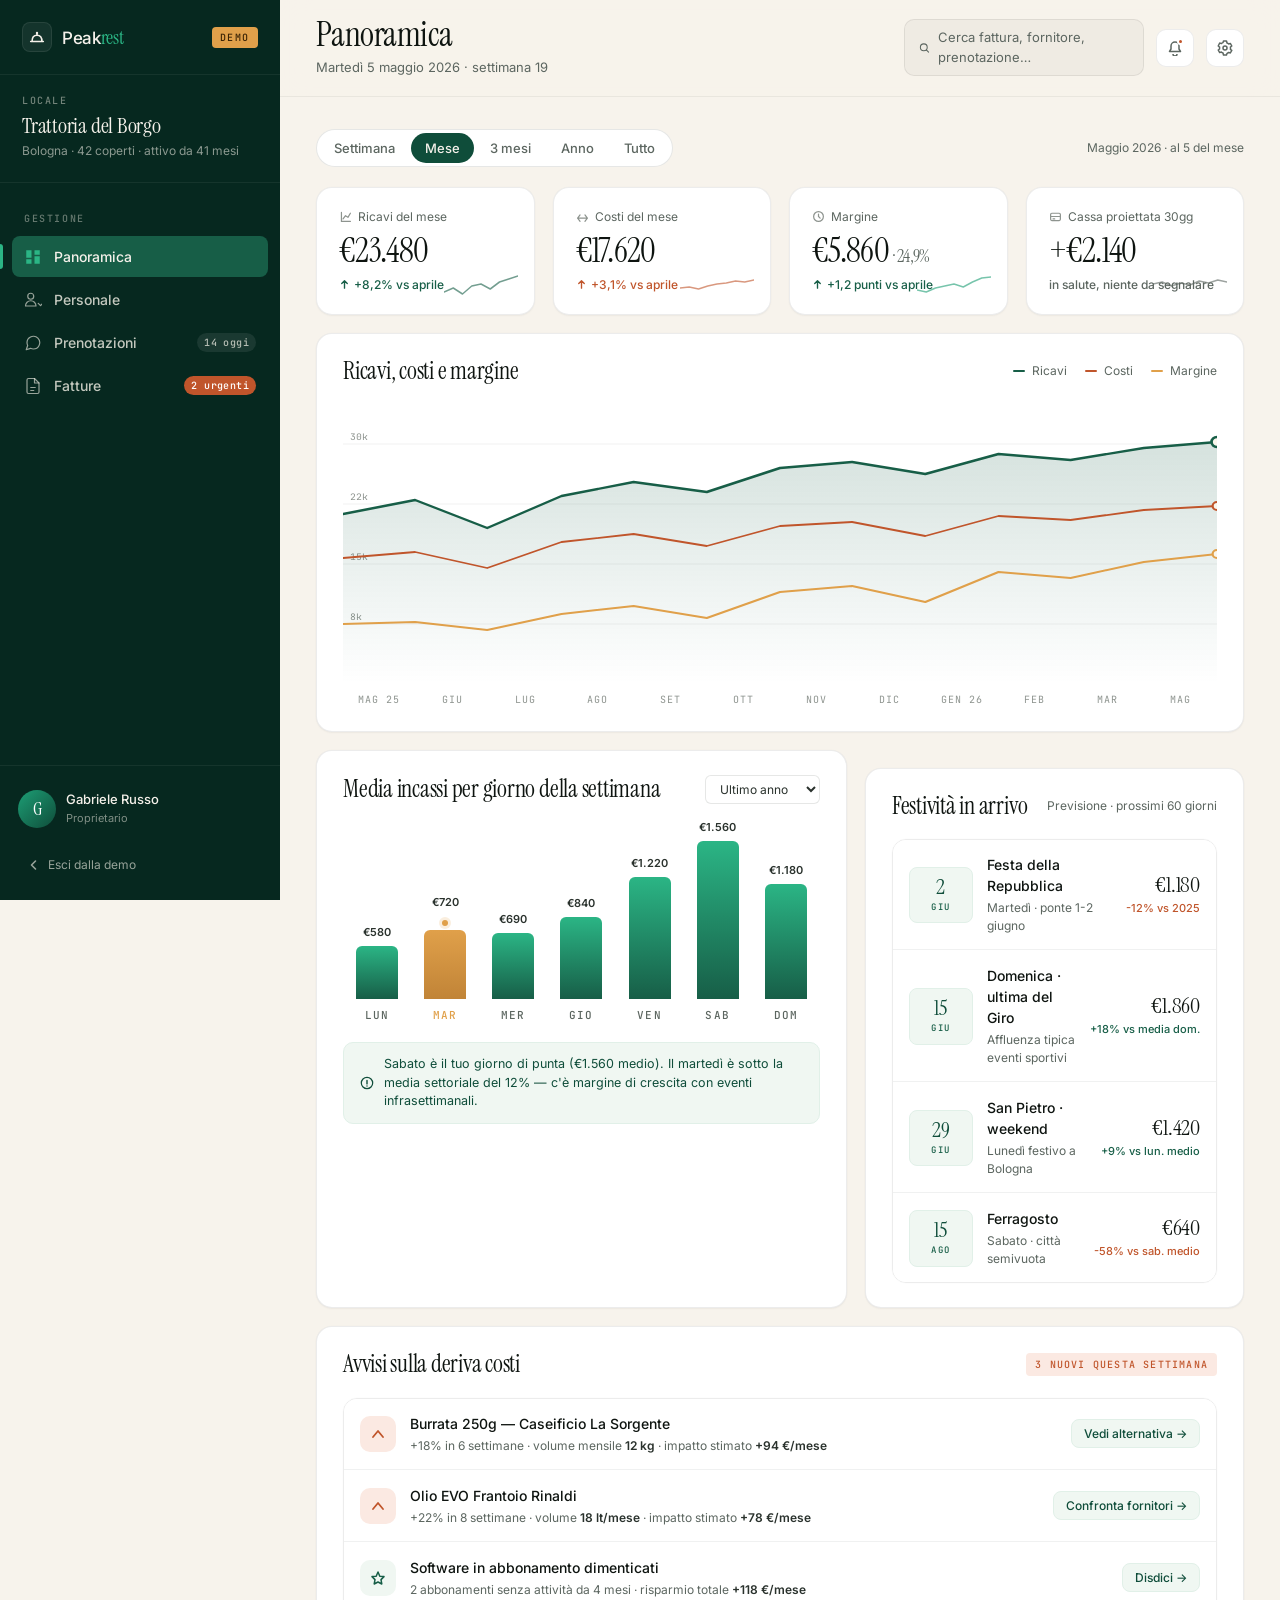
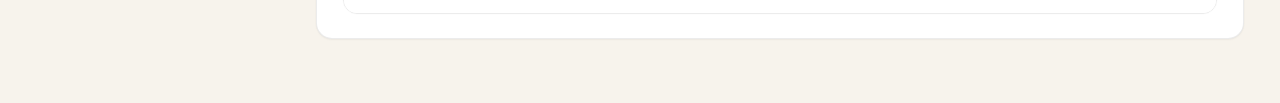
<file: gestionale.html>
<!DOCTYPE html>
<html lang="it">
<head>
<meta charset="UTF-8" />
<meta name="viewport" content="width=device-width, initial-scale=1.0" />
<title>Peakrest — Demo gestionale</title>
<meta name="description" content="L'interfaccia di Peakrest. Panoramica margini, personale, prenotazioni e fatture in un unico posto, sempre aggiornati." />
<meta name="theme-color" content="#0F4D3A" />

<link rel="icon" type="image/svg+xml" href="data:image/svg+xml;utf8,<svg xmlns='http://www.w3.org/2000/svg' viewBox='0 0 32 32'><rect width='32' height='32' rx='8' fill='%230F4D3A'/><path d='M5 23 H27 M7 23 Q7 12 16 12 Q25 12 25 23' stroke='%23F5F1EA' stroke-width='2.4' fill='none' stroke-linecap='round' stroke-linejoin='round'/><circle cx='16' cy='8.5' r='1.6' fill='%23F5F1EA'/><line x1='16' y1='10.1' x2='16' y2='11.9' stroke='%23F5F1EA' stroke-width='2.4' stroke-linecap='round'/></svg>" />

<link rel="preconnect" href="https://fonts.googleapis.com" />
<link rel="preconnect" href="https://fonts.gstatic.com" crossorigin />
<link href="https://fonts.googleapis.com/css2?family=Instrument+Serif:ital@0;1&family=Inter:wght@400;500;600;700&family=JetBrains+Mono:wght@400;500&display=swap" rel="stylesheet" />

<style>
:root{
  --green-900:#06281F;
  --green-800:#0F4D3A;
  --green-700:#175E47;
  --green-600:#1D9E75;
  --green-500:#2BB585;
  --green-400:#4DCB9D;
  --green-100:#E1F0E8;
  --green-50:#F0F7F2;

  --paper:#F5F1EA;
  --paper-soft:#EDE7DA;
  --bg-app:#F7F3EC;
  --surface:#FFFFFF;
  --surface-2:#FAF6EC;

  --ink:#0E1410;
  --ink-2:#2A322D;
  --ink-3:#5C6660;
  --ink-4:#8E948F;
  --ink-5:#B5BAB5;

  --line:rgba(14,20,16,0.10);
  --line-2:rgba(14,20,16,0.06);
  --line-strong:rgba(14,20,16,0.16);

  --amber:#E0A04A;
  --amber-bg:#FFF4E0;
  --rust:#C0552B;
  --rust-bg:#FBE9E2;
  --rust-soft:#F2D6CB;

  --serif:'Instrument Serif', 'Times New Roman', serif;
  --sans:'Inter', -apple-system, BlinkMacSystemFont, sans-serif;
  --mono:'JetBrains Mono', ui-monospace, Menlo, monospace;

  --radius-s:6px;
  --radius-m:10px;
  --radius-l:16px;
  --radius-xl:24px;

  --shadow-xs:0 1px 2px rgba(14,20,16,0.04);
  --shadow-sm:0 1px 3px rgba(14,20,16,0.06), 0 1px 2px rgba(14,20,16,0.04);
  --shadow-md:0 4px 12px rgba(14,20,16,0.08), 0 2px 4px rgba(14,20,16,0.04);
  --shadow-lg:0 12px 28px rgba(14,20,16,0.10), 0 4px 8px rgba(14,20,16,0.04);
}

*{box-sizing:border-box;margin:0;padding:0}
html{-webkit-text-size-adjust:100%}
body{
  font-family:var(--sans);
  background:var(--bg-app);
  color:var(--ink);
  -webkit-font-smoothing:antialiased;
  -moz-osx-font-smoothing:grayscale;
  line-height:1.5;
  font-size:14px;
}
img,svg{display:block;max-width:100%}
button{font-family:inherit;background:none;border:0;cursor:pointer;color:inherit;font-size:inherit}
a{color:inherit;text-decoration:none}
ul,ol{list-style:none}
table{border-collapse:collapse;width:100%}
input,select{font-family:inherit;font-size:inherit;color:inherit}

/* ============ APP SHELL ============ */
.app{
  display:grid;
  grid-template-columns:280px 1fr;
  min-height:100vh;
  background:var(--bg-app);
}

/* ============ SIDEBAR ============ */
.sidebar{
  background:var(--green-900);
  color:rgba(250,246,236,0.78);
  display:flex;flex-direction:column;
  position:sticky;top:0;
  height:100vh;
  overflow-y:auto;
}
.sidebar-brand{
  display:flex;align-items:center;gap:10px;
  padding:22px 22px 22px;
  border-bottom:1px solid rgba(255,255,255,0.06);
}
.sidebar-brand .logo-mark{
  width:30px;height:30px;border-radius:8px;
  background:rgba(255,255,255,0.06);
  display:flex;align-items:center;justify-content:center;
  border:1px solid rgba(255,255,255,0.08);
}
.sidebar-brand .logo-mark svg{width:18px;height:18px}
.sidebar-brand .logo-name{
  font-size:17px;font-weight:500;letter-spacing:-0.02em;
  color:var(--paper);
}
.sidebar-brand .logo-name em{
  font-style:normal;color:var(--green-500);
  font-family:var(--serif);font-size:20px;letter-spacing:-0.01em;font-weight:400;
}
.demo-badge{
  margin-left:auto;
  font-family:var(--mono);font-size:10px;font-weight:500;
  text-transform:uppercase;letter-spacing:0.16em;
  background:var(--amber);color:#3a2305;
  padding:3px 8px;border-radius:4px;
}

.sidebar-restaurant{
  padding:18px 22px 22px;
  border-bottom:1px solid rgba(255,255,255,0.06);
}
.sidebar-restaurant .rs-label{
  font-family:var(--mono);font-size:10px;font-weight:500;
  text-transform:uppercase;letter-spacing:0.16em;
  color:rgba(250,246,236,0.45);
  margin-bottom:6px;
}
.sidebar-restaurant .rs-name{
  font-family:var(--serif);font-size:22px;color:var(--paper);line-height:1.1;
  letter-spacing:-0.01em;
}
.sidebar-restaurant .rs-meta{
  font-size:12px;color:rgba(250,246,236,0.55);margin-top:4px;
}

.sidebar-nav{
  padding:14px 12px;
  display:flex;flex-direction:column;gap:2px;
  flex:1;
}
.sidebar-nav .nav-section-label{
  font-family:var(--mono);font-size:10px;font-weight:500;
  text-transform:uppercase;letter-spacing:0.16em;
  color:rgba(250,246,236,0.4);
  padding:14px 12px 8px;
}
.sidebar-nav .nav-item{
  display:flex;align-items:center;gap:12px;
  padding:10px 12px;border-radius:8px;
  color:rgba(250,246,236,0.78);
  font-size:14px;font-weight:500;
  transition:background .15s, color .15s;
  position:relative;
}
.sidebar-nav .nav-item:hover{
  background:rgba(255,255,255,0.04);
  color:var(--paper);
}
.sidebar-nav .nav-item.active{
  background:var(--green-700);
  color:var(--paper);
}
.sidebar-nav .nav-item.active::before{
  content:"";position:absolute;left:-12px;top:8px;bottom:8px;
  width:3px;background:var(--green-500);border-radius:0 3px 3px 0;
}
.sidebar-nav .nav-item .ic{
  width:18px;height:18px;flex-shrink:0;
  color:rgba(250,246,236,0.6);
}
.sidebar-nav .nav-item.active .ic,
.sidebar-nav .nav-item:hover .ic{color:var(--green-500)}
.sidebar-nav .nav-item .nav-badge{
  margin-left:auto;
  font-size:10px;font-weight:500;
  background:rgba(255,255,255,0.08);
  color:rgba(250,246,236,0.7);
  padding:2px 7px;border-radius:999px;
  font-family:var(--mono);letter-spacing:0.04em;
}
.sidebar-nav .nav-item .nav-badge.urgent{
  background:var(--rust);color:#fff;
}

.sidebar-footer{
  padding:18px 18px;
  border-top:1px solid rgba(255,255,255,0.06);
}
.user-info{
  display:flex;align-items:center;gap:10px;
  padding:6px 0;
  margin-bottom:14px;
}
.user-info .avatar{
  width:38px;height:38px;border-radius:50%;
  background:linear-gradient(135deg,var(--green-600),var(--green-800));
  display:flex;align-items:center;justify-content:center;
  font-family:var(--serif);font-size:18px;color:#fff;
  flex-shrink:0;
}
.user-info .user-name{
  font-size:13px;font-weight:500;color:var(--paper);line-height:1.2;
}
.user-info .user-role{
  font-size:11px;color:rgba(250,246,236,0.5);margin-top:2px;
}
.back-to-site{
  display:flex;align-items:center;gap:8px;
  padding:8px 10px;border-radius:6px;
  font-size:12px;color:rgba(250,246,236,0.6);
  transition:background .15s, color .15s;
}
.back-to-site:hover{
  background:rgba(255,255,255,0.04);
  color:var(--paper);
}
.back-to-site svg{width:12px;height:12px}

/* ============ APP MAIN ============ */
.app-main{
  display:flex;flex-direction:column;
  min-width:0;
}

/* Topbar */
.app-topbar{
  position:sticky;top:0;z-index:30;
  background:rgba(247,243,236,0.85);
  backdrop-filter:saturate(140%) blur(14px);
  -webkit-backdrop-filter:saturate(140%) blur(14px);
  border-bottom:1px solid var(--line-2);
  padding:18px 36px;
  display:flex;align-items:center;justify-content:space-between;
  gap:24px;
}
.topbar-title h1{
  font-family:var(--serif);font-size:34px;line-height:1;letter-spacing:-0.015em;
  font-weight:400;color:var(--ink);
}
.topbar-title .subtitle{
  font-size:13px;color:var(--ink-3);margin-top:6px;
}
.topbar-actions{
  display:flex;align-items:center;gap:12px;
}
.search-input{
  display:flex;align-items:center;gap:8px;
  background:var(--surface);
  border:1px solid var(--line);
  border-radius:999px;
  padding:8px 14px;
  width:240px;
  font-size:13px;color:var(--ink-3);
}
.search-input svg{width:14px;height:14px}
.icon-btn{
  width:38px;height:38px;border-radius:10px;
  background:var(--surface);
  border:1px solid var(--line);
  display:flex;align-items:center;justify-content:center;
  color:var(--ink-3);
  position:relative;
  transition:background .15s, border-color .15s;
}
.icon-btn:hover{background:#fff;border-color:var(--line-strong)}
.icon-btn svg{width:16px;height:16px}
.icon-btn .dot-notif{
  position:absolute;top:8px;right:9px;
  width:7px;height:7px;border-radius:50%;
  background:var(--rust);
  border:2px solid var(--surface);
}

/* App content */
.app-content{
  padding:32px 36px 64px;
  max-width:1400px;
  width:100%;
}

/* Pages */
.page{display:none;animation:fadeIn .25s ease}
.page.active{display:block}
@keyframes fadeIn{from{opacity:0;transform:translateY(6px)}to{opacity:1;transform:none}}

/* ============ PRIMITIVES ============ */
.eyebrow{
  font-family:var(--mono);font-size:10px;font-weight:500;
  text-transform:uppercase;letter-spacing:0.16em;
  color:var(--ink-3);
}

/* Filter bar */
.filter-bar{
  display:flex;align-items:center;justify-content:space-between;
  margin-bottom:20px;flex-wrap:wrap;gap:14px;
}
.chip-group{
  display:inline-flex;
  background:var(--surface);
  border:1px solid var(--line);
  border-radius:999px;
  padding:3px;
  gap:2px;
}
.chip{
  font-size:13px;font-weight:500;
  color:var(--ink-3);
  padding:7px 14px;border-radius:999px;
  transition:background .15s, color .15s;
}
.chip:hover{color:var(--ink)}
.chip.active{
  background:var(--green-800);
  color:var(--paper);
}
.chip-group.small .chip{font-size:12px;padding:5px 11px}

.btn-secondary{
  display:inline-flex;align-items:center;gap:8px;
  font-size:13px;font-weight:500;
  background:var(--surface);color:var(--ink-2);
  border:1px solid var(--line);
  padding:8px 14px;border-radius:8px;
  transition:background .15s, border-color .15s;
}
.btn-secondary:hover{background:#fff;border-color:var(--line-strong)}
.btn-secondary svg{width:13px;height:13px}

.btn-primary-app{
  display:inline-flex;align-items:center;gap:8px;
  font-size:13px;font-weight:500;
  background:var(--green-800);color:var(--paper);
  border:1px solid var(--green-800);
  padding:8px 16px;border-radius:8px;
  transition:background .15s;
}
.btn-primary-app:hover{background:var(--green-900)}
.btn-primary-app svg{width:13px;height:13px}

/* Cards */
.card{
  background:var(--surface);
  border:1px solid var(--line);
  border-radius:var(--radius-l);
  padding:24px 26px;
  box-shadow:var(--shadow-xs);
}
.card + .card{margin-top:18px}
.card + .dual-grid{margin-top:18px}
.dual-grid + .card{margin-top:18px}
.card-header{
  display:flex;align-items:center;justify-content:space-between;
  margin-bottom:20px;gap:14px;flex-wrap:wrap;
}
.card-header h2{
  font-family:var(--serif);font-size:24px;font-weight:400;
  letter-spacing:-0.01em;line-height:1.1;
  color:var(--ink);
}
.card-meta{
  font-size:12px;color:var(--ink-3);
}
.card-meta select{
  border:1px solid var(--line);
  background:var(--surface);
  border-radius:6px;
  padding:5px 10px;font-size:12px;color:var(--ink-2);
  cursor:pointer;
}

.badge{
  display:inline-flex;align-items:center;gap:5px;
  font-family:var(--mono);font-size:10px;font-weight:500;
  text-transform:uppercase;letter-spacing:0.12em;
  padding:4px 9px;border-radius:4px;
}
.badge.warn{background:var(--amber-bg);color:#8A5A18}
.badge.danger{background:var(--rust-bg);color:var(--rust)}
.badge.success{background:var(--green-50);color:var(--green-800)}
.badge.neutral{background:var(--paper-soft);color:var(--ink-3)}

/* KPI grid */
.kpi-grid{
  display:grid;grid-template-columns:repeat(4, 1fr);gap:18px;
  margin-bottom:18px;
}
.kpi-card{
  background:var(--surface);
  border:1px solid var(--line);
  border-radius:var(--radius-l);
  padding:20px 22px;
  display:flex;flex-direction:column;gap:8px;
  position:relative;overflow:hidden;
  box-shadow:var(--shadow-xs);
}
.kpi-card .kpi-label{
  font-size:12px;color:var(--ink-3);
  display:flex;align-items:center;gap:6px;
}
.kpi-card .kpi-label .ic{width:13px;height:13px;color:var(--ink-4)}
.kpi-card .kpi-value{
  font-family:var(--serif);font-size:34px;line-height:1;letter-spacing:-0.02em;
  color:var(--ink);font-weight:400;
}
.kpi-card .kpi-value .small{font-size:18px;color:var(--ink-3);margin-left:2px}
.kpi-card .kpi-change{
  font-size:12px;font-weight:500;
  display:inline-flex;align-items:center;gap:4px;
  margin-top:auto;
}
.kpi-change.positive{color:var(--green-700)}
.kpi-change.negative{color:var(--rust)}
.kpi-change.neutral{color:var(--ink-3)}
.kpi-change.urgent{color:var(--rust);font-weight:600}
.kpi-change svg{width:11px;height:11px}
.kpi-card .kpi-spark{
  position:absolute;right:16px;bottom:14px;
  width:74px;height:30px;
  opacity:0.6;
}

/* Dual grid (2 columns) */
.dual-grid{
  display:grid;grid-template-columns:1.4fr 1fr;gap:18px;
}

/* ============ PANORAMICA ============ */

/* Big chart */
.big-chart-wrap{position:relative}
.chart-legend{
  display:flex;gap:18px;
  font-size:12px;color:var(--ink-3);
}
.chart-legend span{display:inline-flex;align-items:center;gap:7px}
.chart-legend i{width:12px;height:2px;border-radius:2px;display:inline-block}
.big-chart{width:100%;height:280px}
.chart-x-axis{
  display:grid;grid-template-columns:repeat(12,1fr);
  font-family:var(--mono);font-size:10px;color:var(--ink-4);
  text-transform:uppercase;letter-spacing:0.1em;
  margin-top:8px;text-align:center;
}

/* Day-of-week bars */
.dow-chart{
  display:grid;grid-template-columns:repeat(7,1fr);gap:8px;
  align-items:end;
  height:200px;
  padding:10px 4px 0;
}
.dow-bar{
  display:flex;flex-direction:column;align-items:center;gap:8px;
  height:100%;
  position:relative;
}
.dow-bar-track{
  flex:1;width:100%;display:flex;align-items:flex-end;justify-content:center;
  position:relative;
}
.dow-bar-fill{
  width:80%;max-width:42px;
  background:linear-gradient(180deg,var(--green-500),var(--green-700));
  border-radius:6px 6px 0 0;
  position:relative;
  transition:transform .25s;
}
.dow-bar:hover .dow-bar-fill{transform:scaleY(1.04);transform-origin:bottom}
.dow-bar-fill .bar-value{
  position:absolute;top:-22px;left:50%;transform:translateX(-50%);
  font-size:11px;font-weight:600;color:var(--ink-2);
  white-space:nowrap;
}
.dow-bar.today .dow-bar-fill{
  background:linear-gradient(180deg,var(--amber),#C18437);
}
.dow-bar.today .dow-bar-fill::after{
  content:"";position:absolute;left:50%;transform:translateX(-50%);
  bottom:100%;
  width:6px;height:6px;border-radius:50%;
  background:var(--amber);
  margin-bottom:4px;
  box-shadow:0 0 0 3px rgba(224,160,74,0.18);
}
.dow-bar.today .dow-bar-fill .bar-value{top:-36px}
.dow-label{
  font-family:var(--mono);font-size:11px;font-weight:500;
  color:var(--ink-3);text-transform:uppercase;letter-spacing:0.1em;
}
.dow-label.today{color:var(--amber)}

/* Holidays */
.holiday-list{display:flex;flex-direction:column;gap:1px;background:var(--line-2);border-radius:10px;overflow:hidden}
.holiday-row{
  display:grid;grid-template-columns:64px 1fr auto;
  gap:14px;align-items:center;
  padding:14px 16px;
  background:var(--surface);
  transition:background .15s;
}
.holiday-row:hover{background:var(--surface-2)}
.holiday-date{
  background:var(--green-50);
  border:1px solid var(--green-100);
  border-radius:8px;
  padding:8px 4px;text-align:center;
}
.holiday-date .day{
  font-family:var(--serif);font-size:22px;line-height:1;color:var(--green-800);
}
.holiday-date .month{
  font-family:var(--mono);font-size:9px;color:var(--green-700);
  text-transform:uppercase;letter-spacing:0.16em;margin-top:3px;font-weight:500;
}
.holiday-info .holiday-name{
  font-size:14px;font-weight:500;color:var(--ink);
}
.holiday-info .holiday-meta{
  font-size:12px;color:var(--ink-3);margin-top:3px;
}
.holiday-forecast{text-align:right}
.holiday-forecast .forecast-value{
  font-family:var(--serif);font-size:22px;color:var(--ink);line-height:1;
  letter-spacing:-0.01em;
}
.holiday-forecast .forecast-change{
  font-size:11px;font-weight:500;margin-top:4px;
}
.holiday-forecast .forecast-change.positive{color:var(--green-700)}
.holiday-forecast .forecast-change.negative{color:var(--rust)}

/* Cost drift alerts */
.alerts-list{display:flex;flex-direction:column;gap:1px;background:var(--line-2);border-radius:10px;overflow:hidden}
.alert-item{
  display:grid;grid-template-columns:36px 1fr auto;
  gap:14px;align-items:center;
  padding:14px 16px;
  background:var(--surface);
  transition:background .15s;
}
.alert-item:hover{background:var(--surface-2)}
.alert-icon{
  width:36px;height:36px;border-radius:10px;
  display:flex;align-items:center;justify-content:center;
}
.alert-icon.up{background:var(--rust-bg);color:var(--rust)}
.alert-icon.flat{background:var(--paper-soft);color:var(--ink-3)}
.alert-icon.opportunity{background:var(--green-50);color:var(--green-700)}
.alert-icon svg{width:16px;height:16px}
.alert-body .alert-title{
  font-size:14px;font-weight:500;color:var(--ink);
}
.alert-body .alert-meta{
  font-size:12px;color:var(--ink-3);margin-top:3px;
}
.alert-body .alert-meta strong{color:var(--ink-2);font-weight:600}
.alert-action{
  font-size:12px;font-weight:500;color:var(--green-800);
  padding:6px 12px;border-radius:8px;
  background:var(--green-50);border:1px solid var(--green-100);
  transition:background .15s;
}
.alert-action:hover{background:var(--green-100)}

/* ============ PERSONALE ============ */
.week-nav{
  display:inline-flex;align-items:center;gap:6px;
  background:var(--surface);
  border:1px solid var(--line);border-radius:8px;
  padding:4px;
}
.week-nav .nav-arrow{
  width:30px;height:30px;border-radius:6px;
  display:flex;align-items:center;justify-content:center;
  color:var(--ink-3);
  transition:background .15s;
}
.week-nav .nav-arrow:hover{background:var(--paper-soft)}
.week-nav .nav-arrow svg{width:12px;height:12px}
.week-nav .week-label{
  font-size:13px;font-weight:500;color:var(--ink-2);
  padding:0 12px;
}

.staff-week{
  display:grid;
  grid-template-columns:200px repeat(7, 1fr);
  border:1px solid var(--line);
  border-radius:12px;
  overflow:hidden;
  background:var(--surface);
}
.staff-week-head{display:contents}
.staff-week-head > div{
  padding:14px 12px;
  background:var(--paper-soft);
  border-bottom:1px solid var(--line);
  border-right:1px solid var(--line);
  font-size:12px;
}
.staff-week-head > div:last-child{border-right:0}
.staff-week-head .staff-name-col-h{
  font-family:var(--mono);font-size:10px;text-transform:uppercase;
  letter-spacing:0.16em;color:var(--ink-3);font-weight:500;
}
.staff-week-head .day-col-h{
  text-align:center;
}
.staff-week-head .day-col-h .day-name{
  font-family:var(--mono);font-size:10px;font-weight:500;
  text-transform:uppercase;letter-spacing:0.14em;color:var(--ink-3);
}
.staff-week-head .day-col-h .day-date{
  font-family:var(--serif);font-size:20px;color:var(--ink);line-height:1;margin-top:6px;
}
.staff-week-head .day-col-h .day-meta{
  font-size:10px;color:var(--ink-3);margin-top:4px;
  font-family:var(--mono);letter-spacing:0.04em;
}
.staff-week-head .day-col-h.today .day-date{color:var(--amber)}
.staff-week-head .day-col-h.today .day-name{color:var(--amber)}

.staff-row{display:contents}
.staff-row > div{
  padding:14px 12px;
  border-bottom:1px solid var(--line);
  border-right:1px solid var(--line);
  background:var(--surface);
  transition:background .15s;
}
.staff-row:last-child > div{border-bottom:0}
.staff-row > div:last-child{border-right:0}
.staff-row:hover > div{background:var(--surface-2)}

.staff-name-cell{
  display:flex;align-items:center;gap:10px;
}
.staff-avatar{
  width:32px;height:32px;border-radius:50%;
  background:linear-gradient(135deg,var(--green-600),var(--green-800));
  display:flex;align-items:center;justify-content:center;
  font-family:var(--serif);font-size:15px;color:#fff;
  flex-shrink:0;
}
.staff-avatar.alt-1{background:linear-gradient(135deg,#D88A66,#A04A2E)}
.staff-avatar.alt-2{background:linear-gradient(135deg,#B89968,#7A5E33)}
.staff-avatar.alt-3{background:linear-gradient(135deg,#7A98A8,#3D5566)}
.staff-avatar.alt-4{background:linear-gradient(135deg,#A8868F,#6B484F)}
.staff-name-cell .staff-name{font-size:13px;font-weight:500;color:var(--ink);line-height:1.2}
.staff-name-cell .staff-role{font-size:11px;color:var(--ink-3);margin-top:2px}

.shift-cell{text-align:center;display:flex;flex-direction:column;align-items:center;gap:4px;justify-content:center;min-height:56px}
.shift{
  display:inline-flex;align-items:center;
  font-family:var(--mono);font-size:11px;font-weight:500;
  color:var(--green-800);
  background:var(--green-50);
  border:1px solid var(--green-100);
  padding:3px 8px;border-radius:6px;
  letter-spacing:0.04em;
}
.shift.full{background:var(--green-100);color:var(--green-900)}
.shift.off{
  color:var(--ink-4);background:transparent;border-color:transparent;
  font-style:italic;
}

/* Day suggestions */
.day-suggestions{display:flex;flex-direction:column;gap:1px;background:var(--line-2);border-radius:10px;overflow:hidden}
.day-suggest{
  display:grid;grid-template-columns:88px 1fr auto auto;
  gap:14px;align-items:center;
  padding:14px 16px;
  background:var(--surface);
}
.day-tag{
  background:var(--paper-soft);
  border-radius:6px;
  padding:6px 10px;text-align:center;
}
.day-tag .dt-day{font-family:var(--mono);font-size:10px;color:var(--ink-3);font-weight:500;letter-spacing:0.1em}
.day-tag .dt-date{font-family:var(--serif);font-size:18px;color:var(--ink);line-height:1;margin-top:2px}
.suggest-message{font-size:13px;color:var(--ink-2);line-height:1.5}
.suggest-message strong{color:var(--ink);font-weight:600}
.suggest-savings{
  font-size:12px;color:var(--green-700);font-weight:500;text-align:right;
}
.suggest-savings strong{font-family:var(--serif);font-size:18px;color:var(--green-800);font-weight:400;display:block;margin-top:2px}
.suggest-apply{
  font-size:12px;font-weight:500;color:#fff;
  background:var(--green-800);
  padding:7px 14px;border-radius:7px;
  transition:background .15s;
}
.suggest-apply:hover{background:var(--green-900)}

/* ============ PRENOTAZIONI ============ */
.reservations-feed{display:flex;flex-direction:column;gap:1px;background:var(--line-2);border-radius:10px;overflow:hidden}
.rsv-item{
  display:grid;grid-template-columns:74px 1fr auto;
  gap:16px;align-items:center;
  padding:14px 16px;
  background:var(--surface);
  transition:background .15s;
}
.rsv-item:hover{background:var(--surface-2)}
.rsv-time{text-align:center;background:var(--paper-soft);border-radius:8px;padding:8px 6px}
.rsv-time .rsv-day{
  font-family:var(--mono);font-size:9px;font-weight:500;
  text-transform:uppercase;letter-spacing:0.16em;color:var(--ink-3);
}
.rsv-time .rsv-day.today{color:var(--amber)}
.rsv-time .rsv-hour{
  font-family:var(--serif);font-size:18px;color:var(--ink);line-height:1;margin-top:3px;
}
.rsv-body .rsv-name{
  font-size:14px;font-weight:500;color:var(--ink);
}
.rsv-body .rsv-name .rsv-size{
  display:inline-block;margin-left:8px;
  font-family:var(--mono);font-size:11px;
  background:var(--green-50);color:var(--green-800);
  padding:2px 8px;border-radius:4px;font-weight:500;
}
.rsv-body .rsv-meta{font-size:12px;color:var(--ink-3);margin-top:3px}
.rsv-body .rsv-tags{display:flex;gap:6px;flex-wrap:wrap;margin-top:6px}
.rsv-tag{
  display:inline-flex;align-items:center;gap:4px;
  font-size:11px;font-weight:500;
  padding:3px 8px;border-radius:4px;
}
.rsv-tag.warn{background:var(--amber-bg);color:#8A5A18}
.rsv-tag.info{background:var(--green-50);color:var(--green-800)}
.rsv-tag.neutral{background:var(--paper-soft);color:var(--ink-3)}
.status-badge{
  font-family:var(--mono);font-size:10px;font-weight:500;
  text-transform:uppercase;letter-spacing:0.14em;
  padding:5px 10px;border-radius:6px;
}
.status-badge.ok{background:var(--green-50);color:var(--green-800)}
.status-badge.pending{background:var(--amber-bg);color:#8A5A18}
.status-badge.cancelled{background:var(--rust-bg);color:var(--rust)}

/* ---------- Notifications dropdown ---------- */
.notif-wrapper{position:relative}
.notif-dropdown{
  position:absolute;
  top:calc(100% + 10px);right:0;
  width:380px;max-width:calc(100vw - 32px);
  background:var(--surface);
  border:1px solid var(--line);
  border-radius:14px;
  box-shadow:var(--shadow-lg);
  overflow:hidden;
  z-index:60;
  animation:fadeInDrop .2s ease;
}
@keyframes fadeInDrop{
  from{opacity:0;transform:translateY(-8px)}
  to{opacity:1;transform:translateY(0)}
}
.notif-header{
  display:flex;align-items:center;justify-content:space-between;
  padding:14px 18px;
  border-bottom:1px solid var(--line);
  background:var(--paper-soft);
}
.notif-header h3{
  font-family:var(--serif);font-size:18px;font-weight:400;
  letter-spacing:-0.01em;color:var(--ink);line-height:1;
}
.notif-clear{
  font-family:var(--mono);font-size:10px;font-weight:500;
  color:var(--ink-3);text-transform:uppercase;letter-spacing:0.12em;
  transition:color .15s;
}
.notif-clear:hover{color:var(--green-700)}
.notif-list{max-height:440px;overflow-y:auto}
.notif-item{
  display:grid;grid-template-columns:36px 1fr;gap:12px;
  padding:14px 18px 14px 22px;
  border-bottom:1px solid var(--line-2);
  transition:background .15s;
  align-items:start;
  position:relative;
  cursor:pointer;
}
.notif-item:hover{background:var(--surface-2)}
.notif-item:last-child{border-bottom:none}
.notif-item.unread::before{
  content:"";
  position:absolute;left:8px;top:24px;
  width:6px;height:6px;border-radius:50%;
  background:var(--green-500);
}
.notif-item .notif-icon{
  width:36px;height:36px;border-radius:10px;
  display:flex;align-items:center;justify-content:center;
  flex-shrink:0;
}
.notif-icon.urgent{background:var(--rust-bg);color:var(--rust)}
.notif-icon.warning{background:var(--amber-bg);color:#8A5A18}
.notif-icon.info{background:var(--green-50);color:var(--green-800)}
.notif-icon.neutral{background:var(--paper-soft);color:var(--ink-3)}
.notif-icon svg{width:16px;height:16px}
.notif-body .notif-title{
  font-size:13px;font-weight:500;color:var(--ink);line-height:1.35;
}
.notif-body .notif-desc{
  font-size:12px;color:var(--ink-3);
  margin-top:4px;line-height:1.45;
}
.notif-body .notif-time{
  font-family:var(--mono);font-size:10px;color:var(--ink-4);
  margin-top:6px;letter-spacing:0.04em;
}
.notif-footer{
  display:block;text-align:center;
  padding:12px 18px;
  font-size:12px;font-weight:500;
  color:var(--green-800);
  border-top:1px solid var(--line);
  background:var(--paper-soft);
  transition:background .15s;
  text-decoration:none;
}
.notif-footer:hover{background:#fff}

/* ---------- Shift edit modal ---------- */
.shift-modal-overlay{
  position:fixed;inset:0;
  background:rgba(14,20,16,0.45);
  backdrop-filter:blur(3px);
  -webkit-backdrop-filter:blur(3px);
  display:flex;align-items:center;justify-content:center;
  z-index:100;padding:20px;
  animation:fadeInOverlay .2s ease;
}
.shift-modal-overlay[hidden]{display:none}
.notif-dropdown[hidden]{display:none}
@keyframes fadeInOverlay{from{opacity:0}to{opacity:1}}
.shift-modal{
  background:var(--surface);
  border-radius:16px;
  padding:24px 28px 20px;
  width:380px;max-width:100%;
  box-shadow:var(--shadow-lg);
  animation:slideInModal .25s ease;
}
@keyframes slideInModal{
  from{opacity:0;transform:translateY(-12px) scale(0.96)}
  to{opacity:1;transform:translateY(0) scale(1)}
}
.shift-modal-meta{
  font-family:var(--mono);font-size:11px;font-weight:500;
  text-transform:uppercase;letter-spacing:0.16em;
  color:var(--green-700);margin-bottom:6px;
}
.shift-modal-title{
  font-family:var(--serif);font-size:24px;font-weight:400;
  letter-spacing:-0.01em;color:var(--ink);line-height:1.1;
}
.shift-modal-form{
  margin-top:20px;display:flex;flex-direction:column;gap:14px;
}
.shift-modal-form label{
  display:flex;flex-direction:column;gap:6px;
  font-size:11px;color:var(--ink-3);font-weight:500;
  font-family:var(--mono);text-transform:uppercase;letter-spacing:0.12em;
}
.shift-modal-form select,
.shift-modal-form input{
  padding:10px 12px;border:1px solid var(--line);border-radius:8px;
  font-size:14px;color:var(--ink);font-family:var(--sans);
  background:var(--surface-2);
  text-transform:none;letter-spacing:normal;
}
.shift-modal-form select:focus,
.shift-modal-form input:focus{
  outline:2px solid var(--green-700);outline-offset:0;border-color:var(--green-700);
}
.shift-times{
  display:grid;grid-template-columns:1fr 1fr;gap:12px;
}
.shift-times.hidden{display:none}
.shift-modal-actions{
  display:flex;gap:10px;justify-content:flex-end;
  margin-top:22px;padding-top:18px;
  border-top:1px solid var(--line-2);
}

/* ---------- Toast notifications ---------- */
.toast-container{
  position:fixed;
  bottom:24px;left:50%;transform:translateX(-50%);
  display:flex;flex-direction:column;gap:8px;
  z-index:200;
  pointer-events:none;
}
.toast{
  background:var(--green-900);color:var(--paper);
  padding:12px 18px;
  border-radius:10px;
  display:flex;align-items:center;gap:10px;
  font-size:13px;font-weight:500;
  box-shadow:var(--shadow-lg);
  opacity:0;transform:translateY(8px);
  transition:opacity .25s, transform .25s;
  pointer-events:auto;
  white-space:nowrap;
}
.toast.show{opacity:1;transform:translateY(0)}
.toast .toast-icon{
  width:20px;height:20px;border-radius:50%;
  background:var(--green-500);color:var(--green-900);
  display:flex;align-items:center;justify-content:center;
  flex-shrink:0;font-weight:700;font-size:11px;
}

/* Make shift cells visibly clickable */
.shift-cell{cursor:pointer;transition:background .15s}
.staff-row > .shift-cell:hover{background:var(--green-50) !important}
.staff-row > .shift-cell:hover .shift{transform:scale(1.04);box-shadow:0 2px 6px rgba(15,77,58,0.18)}
.shift{transition:transform .15s, box-shadow .15s}

/* Chat preview */
.chat-preview{
  background:#0B141A;
  border-radius:14px;
  padding:18px;
  display:flex;flex-direction:column;gap:8px;
  max-height:480px;overflow:hidden;
  position:relative;
}
.chat-preview::after{
  content:"";position:absolute;left:0;right:0;bottom:0;height:60px;
  background:linear-gradient(180deg, transparent 0%, #0B141A 100%);
  pointer-events:none;
}
.chat-day{
  align-self:center;
  background:#182229;color:#8696A0;
  font-size:10px;padding:4px 10px;border-radius:6px;
  margin:4px 0;
}
.chat-bubble{
  max-width:80%;
  padding:8px 12px 7px;
  font-size:12.5px;line-height:1.4;
  border-radius:8px;
  position:relative;
}
.chat-bubble.customer{
  align-self:flex-start;
  background:#1F2C33;
  color:#E9EDEF;
  border-radius:8px 8px 8px 2px;
}
.chat-bubble.bot{
  align-self:flex-end;
  background:#005C4B;
  color:#E9EDEF;
  border-radius:8px 8px 2px 8px;
}
.chat-bubble strong{color:#fff;font-weight:600}
.chat-bubble .ts{
  font-size:9px;color:rgba(233,237,239,0.55);
  margin-left:8px;float:right;margin-top:4px;
}
.chat-typing{
  align-self:flex-start;background:#1F2C33;border-radius:12px;padding:8px 10px;
  display:inline-flex;gap:3px;
}
.chat-typing span{width:5px;height:5px;background:#8696A0;border-radius:50%;animation:bounceTyping 1.2s infinite}
.chat-typing span:nth-child(2){animation-delay:.15s}
.chat-typing span:nth-child(3){animation-delay:.3s}
@keyframes bounceTyping{0%,80%,100%{transform:translateY(0);opacity:0.4}40%{transform:translateY(-3px);opacity:1}}

/* ============ FATTURE ============ */
.invoices-list{display:flex;flex-direction:column;gap:1px;background:var(--line-2);border-radius:10px;overflow:hidden}
.invoice-row{
  display:grid;grid-template-columns:1.6fr 2fr 100px 110px auto;
  gap:18px;align-items:center;
  padding:14px 18px;
  background:var(--surface);
  transition:background .15s;
}
.invoice-row:hover{background:var(--surface-2)}
.invoice-row.urgent{
  border-left:3px solid var(--rust);
  padding-left:15px;
}
.invoice-row.coming{border-left:3px solid var(--amber);padding-left:15px}
.invoice-row.paid{border-left:3px solid var(--green-500);padding-left:15px;opacity:0.85}
.inv-supplier{
  font-size:14px;font-weight:500;color:var(--ink);
}
.inv-supplier .inv-id{
  display:block;font-family:var(--mono);font-size:10px;color:var(--ink-4);
  margin-top:3px;letter-spacing:0.04em;
}
.inv-desc{
  font-size:13px;color:var(--ink-3);
}
.inv-amount{
  font-family:var(--serif);font-size:20px;color:var(--ink);text-align:right;letter-spacing:-0.01em;
}
.inv-due{text-align:right}
.inv-due .due-label{font-family:var(--mono);font-size:10px;color:var(--ink-4);text-transform:uppercase;letter-spacing:0.12em;font-weight:500}
.inv-due .due-date{font-size:13px;font-weight:500;color:var(--ink-2);margin-top:3px}
.invoice-row.urgent .due-date{color:var(--rust);font-weight:600}
.inv-action{
  font-size:12px;font-weight:500;
  background:var(--green-800);color:var(--paper);
  padding:7px 14px;border-radius:7px;
  transition:background .15s;
  white-space:nowrap;
}
.inv-action:hover{background:var(--green-900)}
.inv-action.secondary{
  background:var(--surface);color:var(--ink-2);
  border:1px solid var(--line);
}
.inv-action.secondary:hover{background:#fff;border-color:var(--line-strong)}
.inv-action.disabled{
  background:var(--paper-soft);color:var(--ink-4);
  cursor:default;
}
.inv-action.disabled:hover{background:var(--paper-soft)}

.invoices-table{
  width:100%;border-collapse:collapse;
}
.invoices-table thead th{
  font-family:var(--mono);font-size:10px;font-weight:500;
  text-transform:uppercase;letter-spacing:0.14em;
  color:var(--ink-3);
  text-align:left;padding:10px 12px;
  border-bottom:1px solid var(--line);
  background:var(--paper-soft);
}
.invoices-table tbody td{
  padding:14px 12px;
  border-bottom:1px solid var(--line-2);
  font-size:13px;color:var(--ink-2);
  vertical-align:middle;
}
.invoices-table tbody tr:last-child td{border-bottom:0}
.invoices-table tbody tr:hover{background:var(--surface-2)}
.invoices-table .col-supplier{font-weight:500;color:var(--ink)}
.invoices-table .col-amount{font-family:var(--serif);font-size:16px;text-align:right}
.invoices-table .col-due{white-space:nowrap}
.invoices-table .col-status{text-align:center}

/* Section headers within page */
.section-head{
  display:flex;align-items:flex-end;justify-content:space-between;
  margin:32px 0 16px;gap:16px;flex-wrap:wrap;
}
.section-head h3{
  font-family:var(--serif);font-size:22px;font-weight:400;
  color:var(--ink);letter-spacing:-0.01em;line-height:1;
}
.section-head .meta{font-size:12px;color:var(--ink-3)}
.section-head.first{margin-top:0}

/* Empty state hint */
.hint-box{
  background:var(--green-50);
  border:1px solid var(--green-100);
  border-radius:10px;
  padding:12px 16px;
  font-size:12.5px;color:var(--green-800);
  display:flex;align-items:center;gap:10px;
  margin-bottom:18px;
}
.hint-box svg{width:14px;height:14px;flex-shrink:0}

/* Responsive */
/* ============ Responsive ============ */
@media (max-width:1100px){
  .kpi-grid{grid-template-columns:repeat(2, 1fr)}
  .dual-grid{grid-template-columns:1fr}
}

/* Tablet & small laptop */
@media (max-width:880px){
  /* App shell collapse: sidebar diventa nav orizzontale */
  .app{grid-template-columns:1fr}
  .sidebar{position:relative;height:auto;border-bottom:1px solid rgba(255,255,255,0.06)}
  .sidebar-brand{padding:14px 18px}
  .sidebar-nav{
    flex-direction:row;overflow-x:auto;padding:8px 12px;gap:4px;
    -webkit-overflow-scrolling:touch;
    scroll-snap-type:x proximity;
    /* gradient mask hint */
    -webkit-mask-image:linear-gradient(90deg,transparent,#000 10px,#000 calc(100% - 10px),transparent);
    mask-image:linear-gradient(90deg,transparent,#000 10px,#000 calc(100% - 10px),transparent);
  }
  .sidebar-nav::-webkit-scrollbar{display:none}
  .sidebar-nav .nav-section-label{display:none}
  .sidebar-nav .nav-item{
    flex-shrink:0;padding:8px 12px;font-size:13px;
    scroll-snap-align:start;
  }
  .sidebar-nav .nav-item.active::before{display:none}
  .sidebar-nav .nav-item .nav-badge{display:none}
  .sidebar-restaurant,.sidebar-footer{display:none}

  /* Topbar compatto */
  .app-content{padding:20px 16px 48px}
  .app-topbar{padding:12px 16px;gap:10px}
  .topbar-title h1{font-size:22px;line-height:1.05}
  .topbar-title .subtitle{font-size:11px;margin-top:4px}
  .topbar-actions{gap:8px}
  .icon-btn{width:36px;height:36px;border-radius:8px}
  .icon-btn svg{width:14px;height:14px}
  .search-input{display:none}

  /* Card padding ridotti */
  .card{padding:18px 18px}
  .card + .card{margin-top:14px}
  .card + .dual-grid{margin-top:14px}
  .dual-grid + .card{margin-top:14px}
  .dual-grid{gap:14px;margin-bottom:0}
  .card-header{margin-bottom:14px;gap:10px}
  .card-header h2{font-size:20px}

  /* Filter bar */
  .filter-bar{margin-bottom:14px;gap:10px}

  /* KPI grid */
  .kpi-grid{gap:10px;margin-bottom:18px}
  .kpi-card{padding:16px 18px}
  .kpi-card .kpi-value{font-size:28px}
  .kpi-card .kpi-spark{width:60px;height:24px;right:14px;bottom:12px}

  /* Big chart compatto */
  .big-chart{height:220px}
  .chart-x-axis{font-size:9px}
  .chart-legend{gap:14px;font-size:11px}

  /* Day-of-week bars compact */
  .dow-chart{height:170px;gap:6px;padding:6px 0 0}
  .dow-bar-fill{max-width:36px}
  .dow-bar-fill .bar-value{font-size:10px;top:-19px}
  .dow-label{font-size:10px}

  /* Holiday list compact */
  .holiday-row{padding:12px 14px;gap:12px}
  .holiday-date{padding:6px 4px}
  .holiday-date .day{font-size:18px}
  .holiday-info .holiday-name{font-size:13px}
  .holiday-forecast .forecast-value{font-size:18px}

  /* Alerts compact */
  .alert-item{padding:12px 14px;gap:10px;grid-template-columns:32px 1fr auto}
  .alert-icon{width:32px;height:32px}
  .alert-body .alert-title{font-size:13px}
  .alert-body .alert-meta{font-size:11px}
  .alert-action{font-size:11px;padding:5px 10px}

  /* Staff calendar — scroll orizzontale con prima colonna fissa percezione */
  .staff-week{
    display:block;
    overflow-x:auto;
    -webkit-overflow-scrolling:touch;
    border-radius:12px;
  }
  .staff-week-head,
  .staff-row{
    display:grid;
    grid-template-columns:128px repeat(7, 86px);
    min-width:730px;
  }
  .staff-week-head > div,
  .staff-row > div{padding:10px 8px}
  .staff-name-cell{gap:8px}
  .staff-avatar{width:28px;height:28px;font-size:13px}
  .staff-name-cell .staff-name{font-size:12px;line-height:1.15}
  .staff-name-cell .staff-role{font-size:10px}
  .staff-week-head .day-col-h .day-date{font-size:18px}
  .staff-week-head .day-col-h .day-meta{font-size:9px;letter-spacing:0.02em}
  .shift{font-size:10px;padding:2px 6px}
  .shift-cell{min-height:46px}

  /* Day suggestions */
  .day-suggest{
    grid-template-columns:60px 1fr;
    gap:8px 12px;
    padding:12px 14px;
    align-items:start;
  }
  .day-suggest .day-tag{grid-row:1 / span 3;align-self:start}
  .day-suggest .suggest-message{grid-column:2;align-self:center}
  .day-suggest .suggest-savings{grid-column:2;text-align:left;font-size:11px}
  .day-suggest .suggest-savings strong{font-size:15px;display:inline;margin-left:6px}
  .day-suggest .suggest-apply{grid-column:2;justify-self:flex-start;font-size:11px;padding:6px 12px}
  .day-tag .dt-date{font-size:16px}

  /* Reservation feed */
  .rsv-item{padding:12px 14px;gap:12px;grid-template-columns:64px 1fr auto}
  .rsv-time{padding:6px 4px}
  .rsv-time .rsv-hour{font-size:15px}
  .rsv-body .rsv-name{font-size:13px}
  .rsv-body .rsv-meta{font-size:11px}
  .rsv-body .rsv-tags{margin-top:4px}
  .rsv-tag{font-size:10px;padding:2px 6px}
  .status-badge{font-size:9px;padding:4px 8px}

  /* Invoice row (urgent + paid) */
  .invoice-row{padding:12px 14px;grid-template-columns:1fr 1fr;gap:6px 12px}
  .invoice-row.urgent,.invoice-row.coming,.invoice-row.paid{padding-left:11px}
  .invoice-row .inv-supplier{grid-column:1 / -1;font-size:13px}
  .invoice-row .inv-desc{grid-column:1 / -1;font-size:12px;color:var(--ink-3)}
  .invoice-row .inv-amount{font-size:18px;text-align:left;justify-self:start}
  .invoice-row .inv-due{text-align:left;justify-self:end}
  .invoice-row .inv-action,.invoice-row .status-badge{grid-column:1 / -1;justify-self:flex-start}

  /* Tabella fatture in arrivo — scroll orizzontale */
  .scrollable-table{
    overflow-x:auto;
    -webkit-overflow-scrolling:touch;
  }
  .invoices-table{min-width:600px}

  /* Notif dropdown — full width sotto la topbar */
  .notif-dropdown{
    position:fixed;
    top:60px;
    left:8px;right:8px;
    width:auto;max-width:none;
  }

  /* Section heads */
  .section-head h3{font-size:18px}
  .section-head .meta{font-size:11px}

  /* Chat preview */
  .chat-preview{padding:14px;max-height:380px}

  /* Hint box */
  .hint-box{padding:10px 14px;font-size:12px}

  /* Week nav */
  .week-nav .week-label{font-size:12px;padding:0 8px}

  /* Toast posizione su mobile */
  .toast-container{bottom:16px;left:16px;right:16px;transform:none}
  .toast{justify-content:center}
}

/* Mobile fino a 640px */
@media (max-width:640px){
  .kpi-grid{grid-template-columns:1fr}
  .app-topbar{padding:10px 14px}
  .topbar-title h1{font-size:20px}
  .topbar-title .subtitle{font-size:10px}
  .card{padding:16px 14px}
  .card-header{flex-direction:column;align-items:flex-start;gap:8px}

  /* Suggerimenti — sopra altre cose */
  .filter-bar{flex-direction:column;align-items:stretch}
  .filter-bar > div:not(.chip-group){width:100%}
  .chip-group{width:100%;justify-content:space-between}
  .chip{flex:1;text-align:center;padding:6px 8px;font-size:12px}

  /* DOW più compatti */
  .dow-chart{height:150px;gap:4px}
  .dow-bar-fill{max-width:30px}
  .dow-bar-fill .bar-value{font-size:9px}

  /* Modal turni — full padding */
  .shift-modal{padding:20px 22px 16px}
  .shift-modal-title{font-size:20px}
  .shift-modal-form{margin-top:14px;gap:12px}
  .shift-times{grid-template-columns:1fr 1fr;gap:8px}
}

/* iPhone SE / piccolissimi */
@media (max-width:380px){
  .sidebar-brand .logo-name{font-size:15px}
  .sidebar-brand .demo-badge{font-size:9px;padding:2px 6px}
  .topbar-title h1{font-size:18px}
  .icon-btn{width:34px;height:34px}
  .topbar-actions .icon-btn[aria-label="Impostazioni"]{display:none}
  .kpi-card .kpi-spark{display:none}
  .chip{font-size:11px;padding:5px 6px}
}

/* ============================================================
   MOBILE APP-STYLE OVERHAUL
   Bottom nav (iOS/Android pattern) + KPI carousel (Stripe/Square)
   + topbar compatto (Linear) + cards più stretti (Notion)
   ============================================================ */
.bottom-nav{display:none}

@media (max-width:880px){
  /* Sidebar diventa solo brand strip in alto */
  .sidebar{height:auto}
  .sidebar-nav{display:none}
  .sidebar-brand{padding:11px 16px;border-bottom:1px solid rgba(255,255,255,0.06)}

  /* App content lascia spazio per la bottom nav */
  .app-content{padding:16px 14px 92px}

  /* ============ Bottom navigation ============ */
  .bottom-nav{
    display:grid;
    grid-template-columns:repeat(4, 1fr);
    position:fixed;
    bottom:0;left:0;right:0;
    background:var(--surface);
    border-top:1px solid var(--line);
    padding:6px 0 max(6px, env(safe-area-inset-bottom));
    z-index:90;
    box-shadow:0 -4px 16px rgba(14,20,16,0.05);
    backdrop-filter:saturate(140%) blur(14px);
    -webkit-backdrop-filter:saturate(140%) blur(14px);
    background:rgba(255,255,255,0.92);
  }
  .bn-item{
    display:flex;flex-direction:column;align-items:center;gap:3px;
    padding:8px 4px;
    color:var(--ink-3);
    font-size:10.5px;font-weight:500;
    letter-spacing:0;
    text-decoration:none;
    transition:color .15s;
    position:relative;
  }
  .bn-item svg{
    width:22px;height:22px;
    transition:transform .2s;
  }
  .bn-item.active{
    color:var(--green-700);
    font-weight:600;
  }
  .bn-item.active svg{transform:scale(1.06)}
  .bn-item.active::before{
    content:"";
    position:absolute;
    top:0;left:50%;transform:translateX(-50%);
    width:28px;height:3px;
    background:var(--green-600);
    border-radius:0 0 3px 3px;
  }
  .bn-badge{
    position:absolute;
    top:5px;left:50%;
    margin-left:7px;
    background:var(--green-700);color:white;
    font-size:9px;font-weight:600;
    padding:1px 5px;border-radius:999px;
    line-height:1.3;letter-spacing:0;
  }
  .bn-badge.urgent{background:var(--rust)}

  /* ============ KPI carousel orizzontale ============ */
  .kpi-grid{
    display:flex !important;
    overflow-x:auto;
    scroll-snap-type:x mandatory;
    gap:10px;
    padding:0 14px 8px;
    margin:0 -14px 18px;
    scroll-padding-left:14px;
    -webkit-overflow-scrolling:touch;
    grid-template-columns:none;
  }
  .kpi-grid::-webkit-scrollbar{display:none}
  .kpi-card{
    flex-shrink:0;
    width:76%;
    max-width:280px;
    min-width:248px;
    scroll-snap-align:start;
    padding:18px 20px;
  }
  .kpi-card .kpi-value{font-size:36px}
  .kpi-card .kpi-spark{
    width:60px;height:24px;
    right:14px;bottom:14px;
  }

  /* ============ Topbar app-style ============ */
  .app-topbar{
    padding:10px 14px;
    border-bottom:1px solid var(--line-2);
    background:rgba(247,243,236,0.92);
  }
  .topbar-title h1{
    font-family:var(--serif);
    font-size:20px;line-height:1.05;
    letter-spacing:-0.01em;
  }
  .topbar-title .subtitle{display:none}

  /* ============ Cards più puliti ============ */
  .card{padding:16px 16px;border-radius:14px}
  .card + .card{margin-top:12px}
  .card + .dual-grid{margin-top:12px}
  .dual-grid + .card{margin-top:12px}
  .dual-grid{gap:12px;margin-bottom:0}
  .card-header{margin-bottom:12px;gap:8px}
  .card-header h2{font-size:18px;line-height:1.15}
  .card-meta{font-size:11px}

  /* Section heads */
  .section-head{margin:22px 0 10px;gap:8px}
  .section-head h3{font-size:18px}
  .section-head .meta{font-size:11px}

  /* Filter bar */
  .filter-bar{margin-bottom:12px;gap:8px}

  /* Chip group più compatti */
  .chip-group{padding:2px}
  .chip{padding:6px 12px;font-size:12px}

  /* KPI label leggermente più grande per leggibilità sul big number */
  .kpi-card .kpi-label{font-size:11.5px}
  .kpi-card .kpi-change{font-size:11.5px}
}

/* ============ Smartphone piccoli ============ */
@media (max-width:480px){
  .bn-item{font-size:9.5px;gap:2px}
  .bn-item svg{width:20px;height:20px}
  .bn-badge{font-size:8.5px;padding:1px 4px;margin-left:6px}
  .kpi-card{width:82%;min-width:230px}
  .kpi-card .kpi-value{font-size:32px}
  .topbar-title h1{font-size:18px}
  .app-content{padding:14px 12px 92px}
}

/* Toast non finisce sotto la bottom nav */
@media (max-width:880px){
  .toast-container{bottom:80px}
}

/* ================================================================
   FINAL POLISH LAYER
   - Spacing scale rigorosa (multipli di 4)
   - Border-radius scale: 8 / 12 / 16 / 22
   - Hairlines 0.5px iOS-style
   - Glassmorphism più denso su topbar/bottom-nav
   - System font stack (-apple-system) per crispness su mobile
   - Tap-feedback iOS pattern (opacity + scale)
   - Color palette stretta: paper / surface / ink / brand / semantic
   - KPI numbers grandi e bold (iOS Dashboard pattern)
   ================================================================ */

/* ---------- Desktop symmetry tightening ---------- */

/* Card consistency: tutti i card stessa radius (16px) e shadow uniforme */
.card{
  border-radius:16px;
  border:0.5px solid rgba(14,20,16,0.08);
  box-shadow:
    0 0 0 0.5px rgba(14,20,16,0.02),
    0 1px 2px rgba(14,20,16,0.04);
}
.kpi-card{
  border-radius:16px;
  border:0.5px solid rgba(14,20,16,0.08);
  box-shadow:
    0 0 0 0.5px rgba(14,20,16,0.02),
    0 1px 2px rgba(14,20,16,0.04);
}

/* Container lists con hairlines più fini e radius uniforme */
.holiday-list,
.alerts-list,
.reservations-feed,
.invoices-list,
.day-suggestions{
  border-radius:14px;
  background:transparent;
  border:0.5px solid rgba(14,20,16,0.08);
  overflow:hidden;
  box-shadow:0 0 0 0.5px rgba(14,20,16,0.02);
}
.holiday-row,
.alert-item,
.rsv-item,
.invoice-row,
.day-suggest{
  border-bottom:0.5px solid rgba(14,20,16,0.06);
  background:var(--surface);
}
.holiday-row:last-child,
.alert-item:last-child,
.rsv-item:last-child,
.invoice-row:last-child,
.day-suggest:last-child{
  border-bottom:none;
}

/* Shift week border */
.staff-week{
  border-radius:14px;
  border:0.5px solid rgba(14,20,16,0.08);
}

/* Search input refinement (desktop) */
.search-input{
  border-radius:10px;
  border:0.5px solid rgba(14,20,16,0.08);
  background:rgba(14,20,16,0.03);
}
.icon-btn{
  border-radius:10px;
  border:0.5px solid rgba(14,20,16,0.08);
}

/* ---------- iOS-style mobile (≤880px) ---------- */
@media (max-width:880px){
  /* System font stack solo per mobile per il "crispness" iOS */
  body{
    font-family:-apple-system, BlinkMacSystemFont, "SF Pro Text", "Inter", system-ui, "Segoe UI", Roboto, sans-serif;
    -webkit-font-smoothing:antialiased;
    -moz-osx-font-smoothing:grayscale;
  }

  /* App background: paper consistente */
  body, .app, .app-main{background:var(--paper)}

  /* Topbar glassmorphism iOS UINavigationBar */
  .app-topbar{
    background:rgba(247,243,236,0.78);
    -webkit-backdrop-filter:saturate(180%) blur(20px);
    backdrop-filter:saturate(180%) blur(20px);
    border-bottom:0.5px solid rgba(14,20,16,0.08);
    padding:9px 16px;
    min-height:44px;
    align-items:center;
  }
  .topbar-title h1{
    font-family:-apple-system, BlinkMacSystemFont, "SF Pro Display", var(--sans);
    font-size:17px;
    font-weight:600;
    letter-spacing:-0.024em;
    color:var(--ink);
    line-height:1.2;
  }
  .topbar-title .subtitle{display:none}

  /* Icon buttons iOS-style: pill rounded, neutral fill */
  .icon-btn{
    width:34px;height:34px;
    border-radius:10px;
    background:rgba(14,20,16,0.05);
    border:none;
    color:var(--ink-2);
    transition:opacity .15s, transform .1s, background .15s;
  }
  .icon-btn:hover{background:rgba(14,20,16,0.08);border:none}
  .icon-btn:active{opacity:.6;transform:scale(.96);background:rgba(14,20,16,0.10)}
  .icon-btn .dot-notif{
    width:8px;height:8px;top:6px;right:7px;
    border:2px solid var(--paper);
  }

  /* Sidebar brand strip compatto */
  .sidebar{background:var(--green-900)}
  .sidebar-brand{padding:10px 16px}
  .sidebar-brand .logo-name{font-size:16px;font-weight:600;letter-spacing:-0.02em}
  .sidebar-brand .demo-badge{
    font-size:9px;padding:2px 7px;border-radius:10px;
    font-weight:600;letter-spacing:0.08em;
  }

  /* App content padding rigoroso */
  .app-content{padding:16px 16px 96px}

  /* Cards hairline + radius consistente */
  .card{
    padding:16px 16px;
    border-radius:16px;
    border:0.5px solid rgba(14,20,16,0.08);
    box-shadow:0 1px 2px rgba(14,20,16,0.04);
    background:var(--surface);
  }
  .card + .card{margin-top:12px}
  .card + .dual-grid{margin-top:12px}
  .dual-grid + .card{margin-top:12px}
  .dual-grid{gap:12px;margin-bottom:0}
  .card-header{margin-bottom:12px;gap:10px}
  .card-header h2{
    font-family:-apple-system, BlinkMacSystemFont, var(--serif);
    font-size:20px;
    font-weight:700;
    letter-spacing:-0.022em;
    line-height:1.15;
  }

  /* KPI carousel iOS Dashboard widgets feel */
  .kpi-grid{
    padding:0 16px 8px;
    margin:0 -16px 18px;
    scroll-padding-left:16px;
    gap:12px;
  }
  .kpi-card{
    width:78%;max-width:280px;min-width:248px;
    padding:18px 20px 16px;
    border-radius:18px;
    border:0.5px solid rgba(14,20,16,0.08);
    background:var(--surface);
    box-shadow:0 1px 2px rgba(14,20,16,0.04);
  }
  .kpi-card .kpi-label{
    font-family:-apple-system, var(--sans);
    font-size:13px;font-weight:500;
    color:var(--ink-3);
    letter-spacing:-0.005em;
    gap:6px;
  }
  .kpi-card .kpi-value{
    font-family:-apple-system, BlinkMacSystemFont, "SF Pro Display", var(--serif);
    font-size:34px;
    font-weight:700;
    letter-spacing:-0.025em;
    line-height:1;
  }
  .kpi-card .kpi-value .small{
    font-family:-apple-system, var(--sans);
    font-size:16px;font-weight:500;color:var(--ink-3);
  }
  .kpi-card .kpi-change{
    font-size:12px;font-weight:600;letter-spacing:-0.01em;
    margin-top:6px;
  }
  .kpi-card .kpi-spark{
    width:64px;height:24px;
    right:16px;bottom:14px;
  }

  /* Filter bar + chips iOS-segmented control feel */
  .filter-bar{margin-bottom:12px;gap:10px}
  .chip-group{
    background:rgba(14,20,16,0.05);
    border:none;
    padding:2px;
    border-radius:9px;
  }
  .chip{
    padding:6px 12px;
    font-size:12.5px;
    font-weight:500;
    letter-spacing:-0.005em;
    color:var(--ink-2);
  }
  .chip.active{
    background:var(--surface);
    color:var(--ink);
    box-shadow:0 1px 1px rgba(14,20,16,0.04), 0 0.5px 0 rgba(14,20,16,0.05);
    font-weight:600;
  }

  /* Lists iOS-style con divider 0.5px */
  .holiday-list,
  .alerts-list,
  .reservations-feed,
  .invoices-list,
  .day-suggestions{
    background:var(--surface);
    border-radius:14px;
    border:0.5px solid rgba(14,20,16,0.08);
    overflow:hidden;
    box-shadow:0 1px 2px rgba(14,20,16,0.04);
  }
  .holiday-row,
  .alert-item,
  .rsv-item,
  .invoice-row,
  .day-suggest{
    background:transparent;
    padding:12px 14px;
    border-bottom:0.5px solid rgba(14,20,16,0.06);
  }

  /* List item hover: solo opacity dim, niente bg change (iOS pattern) */
  .holiday-row:active,
  .alert-item:active,
  .rsv-item:active,
  .invoice-row:active{
    background:rgba(14,20,16,0.04);
  }

  /* Section headers iOS-style (small caps) */
  .section-head{margin:24px 4px 8px;gap:8px}
  .section-head h3{
    font-family:-apple-system, var(--sans);
    font-size:13px;
    font-weight:600;
    letter-spacing:0.02em;
    text-transform:uppercase;
    color:var(--ink-3);
  }
  .section-head .meta{
    font-size:12px;font-weight:500;color:var(--ink-3);
  }

  /* Bottom nav glassmorphism iOS UITabBar */
  .bottom-nav{
    background:rgba(255,255,255,0.85);
    -webkit-backdrop-filter:saturate(180%) blur(28px);
    backdrop-filter:saturate(180%) blur(28px);
    border-top:0.5px solid rgba(14,20,16,0.10);
    box-shadow:none;
    padding:4px 0 max(8px, env(safe-area-inset-bottom));
  }
  .bn-item{
    padding:6px 4px;
    transition:opacity .15s, transform .1s, color .15s;
    color:var(--ink-4);
  }
  .bn-item:active{
    opacity:.55;transform:scale(.96);
  }
  .bn-item span{
    font-size:10.5px;font-weight:500;letter-spacing:-0.005em;
    color:inherit;
  }
  .bn-item.active{color:var(--green-700);font-weight:600}
  .bn-item.active::before{display:none}
  .bn-item.active svg{transform:none;filter:drop-shadow(0 0 0.5px currentColor)}
  .bn-badge{
    background:var(--green-600);color:white;
    font-size:9.5px;font-weight:700;
    padding:1px 5px;border-radius:999px;
    line-height:1.4;
    box-shadow:0 0 0 1.5px var(--surface);
    top:3px;margin-left:8px;
  }
  .bn-badge.urgent{background:var(--rust)}

  /* Notif dropdown — iOS-style sheet */
  .notif-dropdown{
    border-radius:14px;
    border:0.5px solid rgba(14,20,16,0.10);
    box-shadow:
      0 12px 40px -8px rgba(14,20,16,0.18),
      0 4px 12px -4px rgba(14,20,16,0.10),
      0 0 0 0.5px rgba(14,20,16,0.05);
  }
  .notif-header{
    background:rgba(247,243,236,0.6);
    -webkit-backdrop-filter:saturate(180%) blur(12px);
    backdrop-filter:saturate(180%) blur(12px);
    border-bottom:0.5px solid rgba(14,20,16,0.08);
  }
  .notif-item{border-bottom:0.5px solid rgba(14,20,16,0.06)}
  .notif-item:active{background:rgba(14,20,16,0.04)}

  /* Modal turni — iOS sheet */
  .shift-modal{
    border-radius:18px;
    border:0.5px solid rgba(14,20,16,0.08);
    box-shadow:
      0 20px 60px -10px rgba(14,20,16,0.30),
      0 4px 12px -4px rgba(14,20,16,0.10);
  }

  /* Toast — iOS Capsule */
  .toast{
    background:rgba(14,40,31,0.95);
    -webkit-backdrop-filter:saturate(180%) blur(20px);
    backdrop-filter:saturate(180%) blur(20px);
    border-radius:999px;
    padding:10px 18px;
    font-size:13.5px;font-weight:500;
    letter-spacing:-0.01em;
    box-shadow:
      0 10px 30px -8px rgba(14,20,16,0.30),
      0 4px 8px -4px rgba(14,20,16,0.15);
  }
  .toast .toast-icon{
    background:var(--green-500);
    box-shadow:0 0 0 0.5px rgba(255,255,255,0.2);
  }

  /* Avatar consistente */
  .staff-avatar{
    box-shadow:0 0 0 0.5px rgba(14,20,16,0.06);
  }
}

/* ---------- iPhone-specific (≤480px) ---------- */
@media (max-width:480px){
  .app-content{padding:14px 14px 96px}
  .card{padding:14px 14px;border-radius:14px}
  .card-header h2{font-size:18px}
  .kpi-card{width:84%;min-width:228px;padding:16px 18px 14px}
  .kpi-card .kpi-value{font-size:30px}
  .topbar-title h1{font-size:16px}
}
</style>
</head>
<body>

<div class="app">

  <!-- ============ SIDEBAR ============ -->
  <aside class="sidebar">
    <div class="sidebar-brand">
      <span class="logo-mark" aria-hidden="true">
        <svg viewBox="0 0 20 20" fill="none">
          <path d="M3 15 H17 M4.5 15 Q4.5 8 10 8 Q15.5 8 15.5 15" stroke="#F5F1EA" stroke-width="1.8" stroke-linecap="round" stroke-linejoin="round" fill="none"/>
          <circle cx="10" cy="5.5" r="1.3" fill="#F5F1EA"/><line x1="10" y1="6.8" x2="10" y2="8" stroke="#F5F1EA" stroke-width="1.8" stroke-linecap="round"/>
        </svg>
      </span>
      <span class="logo-name">Peak<em>rest</em></span>
      <span class="demo-badge">Demo</span>
    </div>

    <div class="sidebar-restaurant">
      <div class="rs-label">Locale</div>
      <div class="rs-name">Trattoria del Borgo</div>
      <div class="rs-meta">Bologna · 42 coperti · attivo da 41 mesi</div>
    </div>

    <nav class="sidebar-nav" id="sidebarNav">
      <div class="nav-section-label">Gestione</div>
      <a href="#panoramica" class="nav-item active" data-tab="panoramica">
        <svg class="ic" viewBox="0 0 24 24" fill="none"><path d="M3 13h7V3H3v10zm0 8h7v-6H3v6zm11 0h7V11h-7v10zm0-18v6h7V3h-7z" fill="currentColor"/></svg>
        Panoramica
      </a>
      <a href="#personale" class="nav-item" data-tab="personale">
        <svg class="ic" viewBox="0 0 24 24" fill="none"><path d="M9 11a4 4 0 100-8 4 4 0 000 8zm-7 9a7 7 0 1114 0H2zm17-3.5l3 3 5-5" stroke="currentColor" stroke-width="1.6" stroke-linecap="round" stroke-linejoin="round"/></svg>
        Personale
      </a>
      <a href="#prenotazioni" class="nav-item" data-tab="prenotazioni">
        <svg class="ic" viewBox="0 0 24 24" fill="none"><path d="M21 11.5a8.38 8.38 0 01-.9 3.8 8.5 8.5 0 01-7.6 4.7 8.38 8.38 0 01-3.8-.9L3 21l1.9-5.7a8.38 8.38 0 01-.9-3.8 8.5 8.5 0 014.7-7.6 8.38 8.38 0 013.8-.9h.5a8.48 8.48 0 018 8v.5z" stroke="currentColor" stroke-width="1.6" stroke-linecap="round" stroke-linejoin="round"/></svg>
        Prenotazioni
        <span class="nav-badge">14 oggi</span>
      </a>
      <a href="#fatture" class="nav-item" data-tab="fatture">
        <svg class="ic" viewBox="0 0 24 24" fill="none"><path d="M14 2H6a2 2 0 00-2 2v16a2 2 0 002 2h12a2 2 0 002-2V8l-6-6z" stroke="currentColor" stroke-width="1.6" stroke-linejoin="round"/><path d="M14 2v6h6M9 14h6M9 18h4" stroke="currentColor" stroke-width="1.6" stroke-linecap="round" stroke-linejoin="round"/></svg>
        Fatture
        <span class="nav-badge urgent">2 urgenti</span>
      </a>
    </nav>

    <div class="sidebar-footer">
      <div class="user-info">
        <div class="avatar">G</div>
        <div>
          <div class="user-name">Gabriele Russo</div>
          <div class="user-role">Proprietario</div>
        </div>
      </div>
      <a href="index.html" class="back-to-site">
        <svg viewBox="0 0 12 12" fill="none"><path d="M7.5 2L3.5 6l4 4" stroke="currentColor" stroke-width="1.6" stroke-linecap="round" stroke-linejoin="round"/></svg>
        Esci dalla demo
      </a>
    </div>
  </aside>

  <!-- ============ MAIN ============ -->
  <main class="app-main">

    <!-- TOPBAR -->
    <header class="app-topbar">
      <div class="topbar-title">
        <h1 id="pageTitle">Panoramica</h1>
        <p class="subtitle" id="pageSubtitle">Martedì 5 maggio 2026 · settimana 19</p>
      </div>
      <div class="topbar-actions">
        <div class="search-input">
          <svg viewBox="0 0 16 16" fill="none"><circle cx="7" cy="7" r="5" stroke="currentColor" stroke-width="1.5"/><path d="M11 11l3 3" stroke="currentColor" stroke-width="1.5" stroke-linecap="round"/></svg>
          <span>Cerca fattura, fornitore, prenotazione…</span>
        </div>
        <div class="notif-wrapper">
          <button class="icon-btn" id="notifBtn" aria-label="Notifiche" aria-haspopup="true" aria-expanded="false">
            <svg viewBox="0 0 16 16" fill="none"><path d="M8 2a4 4 0 014 4v3l1.5 2.5h-11L4 9V6a4 4 0 014-4zm-2 12a2 2 0 004 0" stroke="currentColor" stroke-width="1.5" stroke-linejoin="round"/></svg>
            <span class="dot-notif"></span>
          </button>
          <div class="notif-dropdown" id="notifDropdown" hidden>
            <div class="notif-header">
              <h3>Notifiche</h3>
              <button class="notif-clear" type="button">Segna tutte come lette</button>
            </div>
            <div class="notif-list">
              <a href="#fatture" class="notif-item unread">
                <div class="notif-icon urgent" aria-hidden="true">
                  <svg viewBox="0 0 16 16" fill="none"><path d="M8 2L1 14h14L8 2z" stroke="currentColor" stroke-width="1.5" stroke-linejoin="round"/><path d="M8 7v3M8 12v0.01" stroke="currentColor" stroke-width="1.6" stroke-linecap="round"/></svg>
                </div>
                <div class="notif-body">
                  <div class="notif-title">Macelleria Ferri scade DOMANI</div>
                  <div class="notif-desc">Fattura €1.240 — pagamento entro il 6 maggio. Saldo cassa proiettato: ok.</div>
                  <div class="notif-time">2 minuti fa</div>
                </div>
              </a>
              <a href="#personale" class="notif-item unread">
                <div class="notif-icon warning" aria-hidden="true">
                  <svg viewBox="0 0 16 16" fill="none"><path d="M5 6a3 3 0 106 0 3 3 0 00-6 0zM2 14a6 6 0 0112 0H2z" stroke="currentColor" stroke-width="1.5" stroke-linejoin="round"/></svg>
                </div>
                <div class="notif-body">
                  <div class="notif-title">Sabato cena: serve un cameriere extra</div>
                  <div class="notif-desc">64 coperti previsti, hai 3 in sala. Soglia di stress superata: aggiungi Tommaso 19—24.</div>
                  <div class="notif-time">15 minuti fa</div>
                </div>
              </a>
              <a href="#panoramica" class="notif-item unread">
                <div class="notif-icon warning" aria-hidden="true">
                  <svg viewBox="0 0 16 16" fill="none"><path d="M2 12l4-5 3 2 5-7" stroke="currentColor" stroke-width="1.6" stroke-linecap="round" stroke-linejoin="round"/><path d="M11 2h3v3" stroke="currentColor" stroke-width="1.6" stroke-linecap="round" stroke-linejoin="round"/></svg>
                </div>
                <div class="notif-body">
                  <div class="notif-title">Olio EVO Frantoio Rinaldi: prezzo +22%</div>
                  <div class="notif-desc">In 6 settimane il prezzo è passato da €5,80 a €7,08/lt. Volume tuo 18lt/mese → impatto €78/mese.</div>
                  <div class="notif-time">1 ora fa</div>
                </div>
              </a>
              <a href="#prenotazioni" class="notif-item">
                <div class="notif-icon info" aria-hidden="true">
                  <svg viewBox="0 0 16 16" fill="none"><path d="M14 8a6 6 0 11-2.5-4.9L14 2v3.5h-3.5" stroke="currentColor" stroke-width="1.5" stroke-linecap="round" stroke-linejoin="round"/></svg>
                </div>
                <div class="notif-body">
                  <div class="notif-title">Nuova prenotazione confermata</div>
                  <div class="notif-desc">Famiglia Russo · 4 coperti · oggi 20:30 · ⚠ 1 celiaco segnalato</div>
                  <div class="notif-time">3 ore fa</div>
                </div>
              </a>
              <a href="#panoramica" class="notif-item">
                <div class="notif-icon urgent" aria-hidden="true">
                  <svg viewBox="0 0 16 16" fill="none"><path d="M3 11l5-6 5 6" stroke="currentColor" stroke-width="1.8" stroke-linecap="round" stroke-linejoin="round"/></svg>
                </div>
                <div class="notif-body">
                  <div class="notif-title">Burrata 250g: +28% in 6 settimane</div>
                  <div class="notif-desc">Caseificio La Sorgente. Da €4,20 a €5,38/cad. Confronto fornitori disponibile.</div>
                  <div class="notif-time">5 ore fa</div>
                </div>
              </a>
              <a href="#panoramica" class="notif-item">
                <div class="notif-icon info" aria-hidden="true">
                  <svg viewBox="0 0 16 16" fill="none"><path d="M14 2H6a2 2 0 00-2 2v8a2 2 0 002 2h8a2 2 0 002-2V4a2 2 0 00-2-2z" stroke="currentColor" stroke-width="1.5" stroke-linejoin="round"/><path d="M8 6h6M8 9h6M8 12h4" stroke="currentColor" stroke-width="1.5" stroke-linecap="round"/></svg>
                </div>
                <div class="notif-body">
                  <div class="notif-title">47 nuove fatture classificate</div>
                  <div class="notif-desc">Settimana 18: 31 acquisti, 8 utenze, 6 servizi, 2 catering attivi.</div>
                  <div class="notif-time">ieri</div>
                </div>
              </a>
              <a href="#panoramica" class="notif-item">
                <div class="notif-icon neutral" aria-hidden="true">
                  <svg viewBox="0 0 16 16" fill="none"><path d="M21 11.5a8.38 8.38 0 01-.9 3.8 8.5 8.5 0 01-7.6 4.7 8.38 8.38 0 01-3.8-.9L3 21l1.9-5.7a8.38 8.38 0 01-.9-3.8 8.5 8.5 0 014.7-7.6 8.38 8.38 0 013.8-.9h.5a8.48 8.48 0 018 8v.5z" stroke="currentColor" stroke-width="1.5" stroke-linecap="round" stroke-linejoin="round" transform="scale(0.6) translate(2 2)"/></svg>
                </div>
                <div class="notif-body">
                  <div class="notif-title">Report del lunedì inviato</div>
                  <div class="notif-desc">Settimana 18 · 3 azioni consegnate su WhatsApp alle 7:30. Risparmio stimato: €212/mese.</div>
                  <div class="notif-time">2 giorni fa</div>
                </div>
              </a>
            </div>
            <a class="notif-footer" href="#">Vedi tutte le notifiche →</a>
          </div>
        </div>
        <button class="icon-btn" aria-label="Impostazioni">
          <svg viewBox="0 0 16 16" fill="none"><circle cx="8" cy="8" r="2" stroke="currentColor" stroke-width="1.5"/><path d="M13.5 8a5.5 5.5 0 00-.1-1l1.4-1-1.5-2.6-1.6.6a5.5 5.5 0 00-1.7-1L9.5 1h-3l-.5 1.6a5.5 5.5 0 00-1.7 1l-1.6-.6L1.2 6l1.4 1A5.5 5.5 0 002.5 8c0 .3 0 .7.1 1l-1.4 1 1.5 2.6 1.6-.6a5.5 5.5 0 001.7 1L6.5 15h3l.5-1.6a5.5 5.5 0 001.7-1l1.6.6 1.5-2.6-1.4-1c.1-.3.1-.7.1-1z" stroke="currentColor" stroke-width="1.5" stroke-linejoin="round"/></svg>
        </button>
      </div>
    </header>

    <div class="app-content">

      <!-- ============ PAGE: PANORAMICA ============ -->
      <section class="page active" data-page="panoramica">

        <div class="filter-bar">
          <div class="chip-group">
            <button class="chip" data-period="settimana">Settimana</button>
            <button class="chip active" data-period="mese">Mese</button>
            <button class="chip" data-period="tre-mesi">3 mesi</button>
            <button class="chip" data-period="anno">Anno</button>
            <button class="chip" data-period="tutto">Tutto</button>
          </div>
          <div class="card-meta">Maggio 2026 · al 5 del mese</div>
        </div>

        <div class="kpi-grid">
          <div class="kpi-card">
            <div class="kpi-label"><svg class="ic" viewBox="0 0 16 16" fill="none"><path d="M3 14V3M3 14h11M5 11l3-4 3 2 3-5" stroke="currentColor" stroke-width="1.5" stroke-linecap="round" stroke-linejoin="round"/></svg> Ricavi del mese</div>
            <div class="kpi-value">€23.480</div>
            <div class="kpi-change positive">
              <svg viewBox="0 0 12 12" fill="none"><path d="M6 2v8M3 5l3-3 3 3" stroke="currentColor" stroke-width="1.5" stroke-linecap="round" stroke-linejoin="round"/></svg>
              +8,2% vs aprile
            </div>
            <svg class="kpi-spark" viewBox="0 0 80 30" preserveAspectRatio="none">
              <path d="M0 22 L10 18 L20 24 L30 16 L40 14 L50 19 L60 12 L70 9 L80 6" fill="none" stroke="#175E47" stroke-width="1.6" stroke-linecap="round" stroke-linejoin="round"/>
            </svg>
          </div>
          <div class="kpi-card">
            <div class="kpi-label"><svg class="ic" viewBox="0 0 16 16" fill="none"><path d="M2 10h12M5 6l-3 4 3 4M11 6l3 4-3 4" stroke="currentColor" stroke-width="1.5" stroke-linecap="round" stroke-linejoin="round"/></svg> Costi del mese</div>
            <div class="kpi-value">€17.620</div>
            <div class="kpi-change negative">
              <svg viewBox="0 0 12 12" fill="none"><path d="M6 2v8M3 5l3-3 3 3" stroke="currentColor" stroke-width="1.5" stroke-linecap="round" stroke-linejoin="round"/></svg>
              +3,1% vs aprile
            </div>
            <svg class="kpi-spark" viewBox="0 0 80 30" preserveAspectRatio="none">
              <path d="M0 18 L10 17 L20 19 L30 16 L40 14 L50 13 L60 11 L70 12 L80 10" fill="none" stroke="#C0552B" stroke-width="1.6" stroke-linecap="round" stroke-linejoin="round"/>
            </svg>
          </div>
          <div class="kpi-card">
            <div class="kpi-label"><svg class="ic" viewBox="0 0 16 16" fill="none"><circle cx="8" cy="8" r="6" stroke="currentColor" stroke-width="1.5"/><path d="M8 5v3l2 2" stroke="currentColor" stroke-width="1.5" stroke-linecap="round"/></svg> Margine</div>
            <div class="kpi-value">€5.860<span class="small"> · 24,9%</span></div>
            <div class="kpi-change positive">
              <svg viewBox="0 0 12 12" fill="none"><path d="M6 2v8M3 5l3-3 3 3" stroke="currentColor" stroke-width="1.5" stroke-linecap="round" stroke-linejoin="round"/></svg>
              +1,2 punti vs aprile
            </div>
            <svg class="kpi-spark" viewBox="0 0 80 30" preserveAspectRatio="none">
              <path d="M0 20 L10 22 L20 18 L30 16 L40 14 L50 17 L60 12 L70 8 L80 7" fill="none" stroke="#1D9E75" stroke-width="1.6" stroke-linecap="round" stroke-linejoin="round"/>
            </svg>
          </div>
          <div class="kpi-card">
            <div class="kpi-label"><svg class="ic" viewBox="0 0 16 16" fill="none"><rect x="2" y="4" width="12" height="9" rx="1.5" stroke="currentColor" stroke-width="1.5"/><path d="M2 8h12M5 11h2" stroke="currentColor" stroke-width="1.5" stroke-linecap="round"/></svg> Cassa proiettata 30gg</div>
            <div class="kpi-value">+€2.140</div>
            <div class="kpi-change neutral">in salute, niente da segnalare</div>
            <svg class="kpi-spark" viewBox="0 0 80 30" preserveAspectRatio="none">
              <path d="M0 14 L10 12 L20 16 L30 13 L40 15 L50 11 L60 13 L70 10 L80 12" fill="none" stroke="#5C6660" stroke-width="1.6" stroke-linecap="round" stroke-linejoin="round"/>
            </svg>
          </div>
        </div>

        <!-- BIG CHART -->
        <div class="card">
          <div class="card-header">
            <h2>Ricavi, costi e margine</h2>
            <div class="chart-legend">
              <span><i style="background:#175E47"></i> Ricavi</span>
              <span><i style="background:#C0552B"></i> Costi</span>
              <span><i style="background:#E0A04A"></i> Margine</span>
            </div>
          </div>
          <div class="big-chart-wrap">
            <svg class="big-chart" viewBox="0 0 800 280" preserveAspectRatio="none">
              <defs>
                <linearGradient id="gradRev" x1="0" y1="0" x2="0" y2="1">
                  <stop offset="0%" stop-color="#175E47" stop-opacity="0.18"/>
                  <stop offset="100%" stop-color="#175E47" stop-opacity="0"/>
                </linearGradient>
                <linearGradient id="gradMargin" x1="0" y1="0" x2="0" y2="1">
                  <stop offset="0%" stop-color="#E0A04A" stop-opacity="0.16"/>
                  <stop offset="100%" stop-color="#E0A04A" stop-opacity="0"/>
                </linearGradient>
              </defs>
              <!-- Gridlines -->
              <g stroke="rgba(14,20,16,0.06)" stroke-width="1">
                <line x1="0" y1="40" x2="800" y2="40"/>
                <line x1="0" y1="100" x2="800" y2="100"/>
                <line x1="0" y1="160" x2="800" y2="160"/>
                <line x1="0" y1="220" x2="800" y2="220"/>
              </g>
              <!-- Y axis labels -->
              <g font-family="JetBrains Mono" font-size="9" fill="#8E948F">
                <text x="6" y="36">30k</text>
                <text x="6" y="96">22k</text>
                <text x="6" y="156">15k</text>
                <text x="6" y="216">8k</text>
              </g>
              <!-- Ricavi area -->
              <path d="M0 110 L66 96 L132 124 L200 92 L266 78 L333 88 L400 64 L466 58 L533 70 L600 50 L666 56 L733 44 L800 38 L800 280 L0 280 Z" fill="url(#gradRev)"/>
              <!-- Ricavi line -->
              <path d="M0 110 L66 96 L132 124 L200 92 L266 78 L333 88 L400 64 L466 58 L533 70 L600 50 L666 56 L733 44 L800 38" fill="none" stroke="#175E47" stroke-width="2.4" stroke-linecap="round" stroke-linejoin="round"/>
              <!-- Costi line -->
              <path d="M0 154 L66 148 L132 164 L200 138 L266 130 L333 142 L400 122 L466 118 L533 132 L600 112 L666 116 L733 106 L800 102" fill="none" stroke="#C0552B" stroke-width="1.8" stroke-linecap="round" stroke-linejoin="round" stroke-dasharray="0"/>
              <!-- Margin line -->
              <path d="M0 220 L66 218 L132 226 L200 210 L266 202 L333 214 L400 188 L466 182 L533 198 L600 168 L666 174 L733 158 L800 150" fill="none" stroke="#E0A04A" stroke-width="2" stroke-linecap="round" stroke-linejoin="round"/>
              <!-- Latest point markers -->
              <circle cx="800" cy="38" r="5" fill="#FAF6EC" stroke="#175E47" stroke-width="2.4"/>
              <circle cx="800" cy="102" r="4" fill="#FAF6EC" stroke="#C0552B" stroke-width="2"/>
              <circle cx="800" cy="150" r="4" fill="#FAF6EC" stroke="#E0A04A" stroke-width="2"/>
            </svg>
            <div class="chart-x-axis">
              <span>Mag 25</span><span>Giu</span><span>Lug</span><span>Ago</span><span>Set</span><span>Ott</span><span>Nov</span><span>Dic</span><span>Gen 26</span><span>Feb</span><span>Mar</span><span>Mag</span>
            </div>
          </div>
        </div>

        <!-- TWO COLS -->
        <div class="dual-grid">

          <div class="card">
            <div class="card-header">
              <h2>Media incassi per giorno della settimana</h2>
              <div class="card-meta">
                <select id="dowFilter">
                  <option value="month">Ultimo mese</option>
                  <option value="quarter">Ultimi 3 mesi</option>
                  <option value="year" selected>Ultimo anno</option>
                  <option value="all">Tutti gli anni</option>
                </select>
              </div>
            </div>
            <div class="dow-chart">
              <div class="dow-bar">
                <div class="dow-bar-track"><div class="dow-bar-fill" style="height:32%"><span class="bar-value">€580</span></div></div>
                <div class="dow-label">LUN</div>
              </div>
              <div class="dow-bar today">
                <div class="dow-bar-track"><div class="dow-bar-fill" style="height:42%"><span class="bar-value">€720</span></div></div>
                <div class="dow-label today">MAR</div>
              </div>
              <div class="dow-bar">
                <div class="dow-bar-track"><div class="dow-bar-fill" style="height:40%"><span class="bar-value">€690</span></div></div>
                <div class="dow-label">MER</div>
              </div>
              <div class="dow-bar">
                <div class="dow-bar-track"><div class="dow-bar-fill" style="height:50%"><span class="bar-value">€840</span></div></div>
                <div class="dow-label">GIO</div>
              </div>
              <div class="dow-bar">
                <div class="dow-bar-track"><div class="dow-bar-fill" style="height:74%"><span class="bar-value">€1.220</span></div></div>
                <div class="dow-label">VEN</div>
              </div>
              <div class="dow-bar">
                <div class="dow-bar-track"><div class="dow-bar-fill" style="height:96%"><span class="bar-value">€1.560</span></div></div>
                <div class="dow-label">SAB</div>
              </div>
              <div class="dow-bar">
                <div class="dow-bar-track"><div class="dow-bar-fill" style="height:70%"><span class="bar-value">€1.180</span></div></div>
                <div class="dow-label">DOM</div>
              </div>
            </div>
            <div class="hint-box" style="margin-top:18px;margin-bottom:0">
              <svg viewBox="0 0 16 16" fill="none"><circle cx="8" cy="8" r="6.5" stroke="currentColor" stroke-width="1.4"/><path d="M8 5v4M8 11.5v0.01" stroke="currentColor" stroke-width="1.6" stroke-linecap="round"/></svg>
              Sabato è il tuo giorno di punta (€1.560 medio). Il martedì è sotto la media settoriale del 12% — c'è margine di crescita con eventi infrasettimanali.
            </div>
          </div>

          <div class="card">
            <div class="card-header">
              <h2>Festività in arrivo</h2>
              <div class="card-meta">Previsione · prossimi 60 giorni</div>
            </div>
            <div class="holiday-list">
              <div class="holiday-row">
                <div class="holiday-date">
                  <div class="day">2</div>
                  <div class="month">Giu</div>
                </div>
                <div class="holiday-info">
                  <div class="holiday-name">Festa della Repubblica</div>
                  <div class="holiday-meta">Martedì · ponte 1-2 giugno</div>
                </div>
                <div class="holiday-forecast">
                  <div class="forecast-value">€1.180</div>
                  <div class="forecast-change negative">-12% vs 2025</div>
                </div>
              </div>
              <div class="holiday-row">
                <div class="holiday-date">
                  <div class="day">15</div>
                  <div class="month">Giu</div>
                </div>
                <div class="holiday-info">
                  <div class="holiday-name">Domenica · ultima del Giro</div>
                  <div class="holiday-meta">Affluenza tipica eventi sportivi</div>
                </div>
                <div class="holiday-forecast">
                  <div class="forecast-value">€1.860</div>
                  <div class="forecast-change positive">+18% vs media dom.</div>
                </div>
              </div>
              <div class="holiday-row">
                <div class="holiday-date">
                  <div class="day">29</div>
                  <div class="month">Giu</div>
                </div>
                <div class="holiday-info">
                  <div class="holiday-name">San Pietro · weekend</div>
                  <div class="holiday-meta">Lunedì festivo a Bologna</div>
                </div>
                <div class="holiday-forecast">
                  <div class="forecast-value">€1.420</div>
                  <div class="forecast-change positive">+9% vs lun. medio</div>
                </div>
              </div>
              <div class="holiday-row">
                <div class="holiday-date">
                  <div class="day">15</div>
                  <div class="month">Ago</div>
                </div>
                <div class="holiday-info">
                  <div class="holiday-name">Ferragosto</div>
                  <div class="holiday-meta">Sabato · città semivuota</div>
                </div>
                <div class="holiday-forecast">
                  <div class="forecast-value">€640</div>
                  <div class="forecast-change negative">-58% vs sab. medio</div>
                </div>
              </div>
            </div>
          </div>
        </div>

        <!-- ALERTS -->
        <div class="card">
          <div class="card-header">
            <h2>Avvisi sulla deriva costi</h2>
            <span class="badge danger">3 nuovi questa settimana</span>
          </div>
          <div class="alerts-list">
            <div class="alert-item">
              <div class="alert-icon up">
                <svg viewBox="0 0 16 16" fill="none"><path d="M3 11l5-6 5 6" stroke="currentColor" stroke-width="1.8" stroke-linecap="round" stroke-linejoin="round"/></svg>
              </div>
              <div class="alert-body">
                <div class="alert-title">Burrata 250g — Caseificio La Sorgente</div>
                <div class="alert-meta">+18% in 6 settimane · volume mensile <strong>12 kg</strong> · impatto stimato <strong>+94 €/mese</strong></div>
              </div>
              <button class="alert-action">Vedi alternativa →</button>
            </div>
            <div class="alert-item">
              <div class="alert-icon up">
                <svg viewBox="0 0 16 16" fill="none"><path d="M3 11l5-6 5 6" stroke="currentColor" stroke-width="1.8" stroke-linecap="round" stroke-linejoin="round"/></svg>
              </div>
              <div class="alert-body">
                <div class="alert-title">Olio EVO Frantoio Rinaldi</div>
                <div class="alert-meta">+22% in 8 settimane · volume <strong>18 lt/mese</strong> · impatto stimato <strong>+78 €/mese</strong></div>
              </div>
              <button class="alert-action">Confronta fornitori →</button>
            </div>
            <div class="alert-item">
              <div class="alert-icon opportunity">
                <svg viewBox="0 0 16 16" fill="none"><path d="M8 2l1.8 4.2 4.2.4-3 3 .8 4.4L8 12l-3.8 2 .8-4.4-3-3 4.2-.4z" stroke="currentColor" stroke-width="1.5" stroke-linejoin="round"/></svg>
              </div>
              <div class="alert-body">
                <div class="alert-title">Software in abbonamento dimenticati</div>
                <div class="alert-meta">2 abbonamenti senza attività da 4 mesi · risparmio totale <strong>+118 €/mese</strong></div>
              </div>
              <button class="alert-action">Disdici →</button>
            </div>
          </div>
        </div>

      </section>

      <!-- ============ PAGE: PERSONALE ============ -->
      <section class="page" data-page="personale">

        <div class="filter-bar">
          <div class="week-nav">
            <button class="nav-arrow" aria-label="Settimana precedente">
              <svg viewBox="0 0 12 12" fill="none"><path d="M7.5 2L3.5 6l4 4" stroke="currentColor" stroke-width="1.6" stroke-linecap="round" stroke-linejoin="round"/></svg>
            </button>
            <span class="week-label">5 → 11 maggio 2026</span>
            <button class="nav-arrow" aria-label="Settimana successiva">
              <svg viewBox="0 0 12 12" fill="none"><path d="M4.5 2l4 4-4 4" stroke="currentColor" stroke-width="1.6" stroke-linecap="round" stroke-linejoin="round"/></svg>
            </button>
          </div>
          <div style="display:flex;gap:10px">
            <button class="btn-secondary">
              <svg viewBox="0 0 14 14" fill="none"><path d="M7 1v8M3 5l4-4 4 4M2 11h10" stroke="currentColor" stroke-width="1.6" stroke-linecap="round" stroke-linejoin="round"/></svg>
              Esporta calendario
            </button>
            <button class="btn-primary-app">
              <svg viewBox="0 0 14 14" fill="none"><path d="M2 7l3 3 7-7" stroke="currentColor" stroke-width="1.8" stroke-linecap="round" stroke-linejoin="round"/></svg>
              Condividi con il team
            </button>
          </div>
        </div>

        <div class="kpi-grid">
          <div class="kpi-card">
            <div class="kpi-label">Coperti previsti settimana</div>
            <div class="kpi-value">312<span class="small"> /405</span></div>
            <div class="kpi-change neutral">77% di occupazione attesa</div>
          </div>
          <div class="kpi-card">
            <div class="kpi-label">Costo lavoro previsto</div>
            <div class="kpi-value">€2.420</div>
            <div class="kpi-change negative">31% sui ricavi attesi · target 28%</div>
          </div>
          <div class="kpi-card">
            <div class="kpi-label">Risparmio se applichi i consigli</div>
            <div class="kpi-value">€176</div>
            <div class="kpi-change positive">
              <svg viewBox="0 0 12 12" fill="none"><path d="M6 2v8M3 5l3-3 3 3" stroke="currentColor" stroke-width="1.5" stroke-linecap="round" stroke-linejoin="round"/></svg>
              porta il costo lavoro al 28,8%
            </div>
          </div>
          <div class="kpi-card">
            <div class="kpi-label">Ore totali pianificate</div>
            <div class="kpi-value">186<span class="small"> h</span></div>
            <div class="kpi-change neutral">su 6 collaboratori attivi</div>
          </div>
        </div>

        <div class="hint-box">
          <svg viewBox="0 0 16 16" fill="none"><circle cx="8" cy="8" r="6.5" stroke="currentColor" stroke-width="1.4"/><path d="M8 5v4M8 11.5v0.01" stroke="currentColor" stroke-width="1.6" stroke-linecap="round"/></svg>
          Il sistema calcola il fabbisogno personale incrociando coperti previsti, prenotazioni confermate e produttività media (1 cameriere ogni 14-16 coperti, 1 cuoco ogni 25 coperti).
        </div>

        <div class="card">
          <div class="card-header">
            <h2>Pianificazione della settimana</h2>
            <span class="card-meta">Trascina i turni per modificare · clicca un giorno per i dettagli</span>
          </div>
          <div class="staff-week">
            <!-- Header -->
            <div class="staff-week-head">
              <div class="staff-name-col-h">Personale</div>
              <div class="day-col-h"><div class="day-name">LUN</div><div class="day-date">5</div><div class="day-meta">22 cop.</div></div>
              <div class="day-col-h today"><div class="day-name">MAR</div><div class="day-date">6</div><div class="day-meta">28 cop.</div></div>
              <div class="day-col-h"><div class="day-name">MER</div><div class="day-date">7</div><div class="day-meta">26 cop.</div></div>
              <div class="day-col-h"><div class="day-name">GIO</div><div class="day-date">8</div><div class="day-meta">34 cop.</div></div>
              <div class="day-col-h"><div class="day-name">VEN</div><div class="day-date">9</div><div class="day-meta">58 cop.</div></div>
              <div class="day-col-h"><div class="day-name">SAB</div><div class="day-date">10</div><div class="day-meta">64 cop.</div></div>
              <div class="day-col-h"><div class="day-name">DOM</div><div class="day-date">11</div><div class="day-meta">52 cop.</div></div>
            </div>

            <!-- Luca - Cuoco -->
            <div class="staff-row">
              <div class="staff-name-cell">
                <div class="staff-avatar">L</div>
                <div>
                  <div class="staff-name">Luca Bianchi</div>
                  <div class="staff-role">Cuoco · €13/h</div>
                </div>
              </div>
              <div class="shift-cell"><span class="shift">19—23</span></div>
              <div class="shift-cell"><span class="shift">19—23</span></div>
              <div class="shift-cell"><span class="shift off">riposo</span></div>
              <div class="shift-cell"><span class="shift">19—23</span></div>
              <div class="shift-cell"><span class="shift full">12—15</span><span class="shift">19—23</span></div>
              <div class="shift-cell"><span class="shift full">12—15</span><span class="shift">19—24</span></div>
              <div class="shift-cell"><span class="shift">12—15</span></div>
            </div>

            <!-- Maria - Aiuto cucina -->
            <div class="staff-row">
              <div class="staff-name-cell">
                <div class="staff-avatar alt-1">M</div>
                <div>
                  <div class="staff-name">Maria Conti</div>
                  <div class="staff-role">Aiuto cucina · €10/h</div>
                </div>
              </div>
              <div class="shift-cell"><span class="shift off">riposo</span></div>
              <div class="shift-cell"><span class="shift">19—23</span></div>
              <div class="shift-cell"><span class="shift">19—23</span></div>
              <div class="shift-cell"><span class="shift">19—23</span></div>
              <div class="shift-cell"><span class="shift">18—24</span></div>
              <div class="shift-cell"><span class="shift">18—24</span></div>
              <div class="shift-cell"><span class="shift">12—15</span></div>
            </div>

            <!-- Sara -->
            <div class="staff-row">
              <div class="staff-name-cell">
                <div class="staff-avatar alt-2">S</div>
                <div>
                  <div class="staff-name">Sara De Luca</div>
                  <div class="staff-role">Sala · €11/h</div>
                </div>
              </div>
              <div class="shift-cell"><span class="shift">19—23</span></div>
              <div class="shift-cell"><span class="shift">19—23</span></div>
              <div class="shift-cell"><span class="shift">19—23</span></div>
              <div class="shift-cell"><span class="shift">19—23</span></div>
              <div class="shift-cell"><span class="shift">19—24</span></div>
              <div class="shift-cell"><span class="shift">19—24</span></div>
              <div class="shift-cell"><span class="shift off">riposo</span></div>
            </div>

            <!-- Paolo -->
            <div class="staff-row">
              <div class="staff-name-cell">
                <div class="staff-avatar alt-3">P</div>
                <div>
                  <div class="staff-name">Paolo Riva</div>
                  <div class="staff-role">Sala · €11/h</div>
                </div>
              </div>
              <div class="shift-cell"><span class="shift off">riposo</span></div>
              <div class="shift-cell"><span class="shift">19—23</span></div>
              <div class="shift-cell"><span class="shift">19—23</span></div>
              <div class="shift-cell"><span class="shift">19—23</span></div>
              <div class="shift-cell"><span class="shift">19—24</span></div>
              <div class="shift-cell"><span class="shift">19—24</span></div>
              <div class="shift-cell"><span class="shift">12—15</span></div>
            </div>

            <!-- Tommaso (junior) -->
            <div class="staff-row">
              <div class="staff-name-cell">
                <div class="staff-avatar alt-4">T</div>
                <div>
                  <div class="staff-name">Tommaso Greco</div>
                  <div class="staff-role">Runner · €9/h</div>
                </div>
              </div>
              <div class="shift-cell"><span class="shift off">—</span></div>
              <div class="shift-cell"><span class="shift off">—</span></div>
              <div class="shift-cell"><span class="shift off">—</span></div>
              <div class="shift-cell"><span class="shift off">—</span></div>
              <div class="shift-cell"><span class="shift">19—24</span></div>
              <div class="shift-cell"><span class="shift">19—24</span></div>
              <div class="shift-cell"><span class="shift off">—</span></div>
            </div>
          </div>
        </div>

        <div class="card">
          <div class="card-header">
            <h2>Suggerimenti del sistema</h2>
            <span class="card-meta">Basati su prenotazioni confermate al 5 maggio 18:30</span>
          </div>
          <div class="day-suggestions">
            <div class="day-suggest">
              <div class="day-tag"><div class="dt-day">MAR</div><div class="dt-date">6</div></div>
              <div class="suggest-message">Solo <strong>11 prenotazioni confermate</strong> e media storica martedì = 24 cop. Hai <strong>2 in sala</strong>: ok, lascia così.</div>
              <div class="suggest-savings">Nessuna azione</div>
              <div></div>
            </div>
            <div class="day-suggest">
              <div class="day-tag"><div class="dt-day">MER</div><div class="dt-date">7</div></div>
              <div class="suggest-message">Hai schedulato <strong>2 in sala</strong> (Sara + Paolo) ma le prenotazioni sono ancora a 8 e media storica = 19 cop. Una basta.</div>
              <div class="suggest-savings">Risparmio<strong>€44</strong></div>
              <button class="suggest-apply">Applica</button>
            </div>
            <div class="day-suggest">
              <div class="day-tag"><div class="dt-day">SAB</div><div class="dt-date">10</div></div>
              <div class="suggest-message">Prenotazioni già a <strong>52 su 64 cop. previsti</strong>. Considera di rinforzare con Tommaso anche al pranzo (12-15).</div>
              <div class="suggest-savings">Costo aggiuntivo<strong>€27</strong></div>
              <button class="suggest-apply">Applica</button>
            </div>
            <div class="day-suggest">
              <div class="day-tag"><div class="dt-day">DOM</div><div class="dt-date">11</div></div>
              <div class="suggest-message">52 coperti previsti al pranzo, hai solo <strong>1 cuoco e 1 sala</strong>. È sopra la soglia di stress per la coppia. Aggiungi Maria al pranzo.</div>
              <div class="suggest-savings">Costo aggiuntivo<strong>€33</strong></div>
              <button class="suggest-apply">Applica</button>
            </div>
          </div>
        </div>
      </section>

      <!-- ============ PAGE: PRENOTAZIONI ============ -->
      <section class="page" data-page="prenotazioni">

        <div class="filter-bar">
          <div class="chip-group">
            <button class="chip active">Tutte</button>
            <button class="chip">Oggi</button>
            <button class="chip">Domani</button>
            <button class="chip">Settimana</button>
          </div>
          <div style="display:flex;gap:10px;align-items:center">
            <span class="badge success">
              <svg viewBox="0 0 12 12" fill="none" width="9" height="9"><circle cx="6" cy="6" r="3" fill="currentColor"/></svg>
              Bot online
            </span>
            <button class="btn-secondary">Apri WhatsApp Business</button>
          </div>
        </div>

        <div class="kpi-grid">
          <div class="kpi-card">
            <div class="kpi-label">Coperti oggi</div>
            <div class="kpi-value">38<span class="small"> /42</span></div>
            <div class="kpi-change positive">90% di occupazione · sera quasi piena</div>
          </div>
          <div class="kpi-card">
            <div class="kpi-label">Coperti settimana</div>
            <div class="kpi-value">312</div>
            <div class="kpi-change positive">
              <svg viewBox="0 0 12 12" fill="none"><path d="M6 2v8M3 5l3-3 3 3" stroke="currentColor" stroke-width="1.5" stroke-linecap="round" stroke-linejoin="round"/></svg>
              +18% vs settimana scorsa
            </div>
          </div>
          <div class="kpi-card">
            <div class="kpi-label">Tasso cancellazione</div>
            <div class="kpi-value">8,2<span class="small">%</span></div>
            <div class="kpi-change neutral">media settore Bologna 11%</div>
          </div>
          <div class="kpi-card">
            <div class="kpi-label">Prenotazioni via bot</div>
            <div class="kpi-value">71<span class="small">%</span></div>
            <div class="kpi-change positive">
              <svg viewBox="0 0 12 12" fill="none"><path d="M6 2v8M3 5l3-3 3 3" stroke="currentColor" stroke-width="1.5" stroke-linecap="round" stroke-linejoin="round"/></svg>
              +9 punti vs marzo
            </div>
          </div>
        </div>

        <div class="dual-grid">

          <div class="card">
            <div class="card-header">
              <h2>Prenotazioni recenti</h2>
              <span class="card-meta">Ultime 24 ore · live dal bot</span>
            </div>
            <div class="reservations-feed">

              <div class="rsv-item">
                <div class="rsv-time">
                  <div class="rsv-day today">OGGI</div>
                  <div class="rsv-hour">20:30</div>
                </div>
                <div class="rsv-body">
                  <div class="rsv-name">Famiglia Russo <span class="rsv-size">×4</span></div>
                  <div class="rsv-meta">+39 339 412 5588 · richiesta 5 mag 14:18</div>
                  <div class="rsv-tags">
                    <span class="rsv-tag warn">⚠ celiaco</span>
                    <span class="rsv-tag info">ricorrenza · compleanno</span>
                  </div>
                </div>
                <span class="status-badge ok">Confermata</span>
              </div>

              <div class="rsv-item">
                <div class="rsv-time">
                  <div class="rsv-day today">OGGI</div>
                  <div class="rsv-hour">21:00</div>
                </div>
                <div class="rsv-body">
                  <div class="rsv-name">M. Bianchi <span class="rsv-size">×2</span></div>
                  <div class="rsv-meta">+39 348 ··· 8214 · richiesta 5 mag 11:42</div>
                </div>
                <span class="status-badge ok">Confermata</span>
              </div>

              <div class="rsv-item">
                <div class="rsv-time">
                  <div class="rsv-day">DOM</div>
                  <div class="rsv-hour">13:00</div>
                </div>
                <div class="rsv-body">
                  <div class="rsv-name">Aliquota S.r.l. — pranzo team <span class="rsv-size">×6</span></div>
                  <div class="rsv-meta">aliquota.it · fattura richiesta · 5 mag 09:55</div>
                  <div class="rsv-tags">
                    <span class="rsv-tag warn">⚠ 1 vegetariano</span>
                    <span class="rsv-tag neutral">menu fisso 28€</span>
                  </div>
                </div>
                <span class="status-badge ok">Confermata</span>
              </div>

              <div class="rsv-item">
                <div class="rsv-time">
                  <div class="rsv-day">VEN</div>
                  <div class="rsv-hour">20:00</div>
                </div>
                <div class="rsv-body">
                  <div class="rsv-name">Studio Conti — cena cliente <span class="rsv-size">×8</span></div>
                  <div class="rsv-meta">+39 051 ··· 4422 · 4 mag 17:30</div>
                  <div class="rsv-tags">
                    <span class="rsv-tag warn">⚠ 1 intolleranza lattosio</span>
                    <span class="rsv-tag neutral">posto al piano</span>
                  </div>
                </div>
                <span class="status-badge ok">Confermata</span>
              </div>

              <div class="rsv-item">
                <div class="rsv-time">
                  <div class="rsv-day">SAB</div>
                  <div class="rsv-hour">21:30</div>
                </div>
                <div class="rsv-body">
                  <div class="rsv-name">A. Verdi <span class="rsv-size">×3</span></div>
                  <div class="rsv-meta">+39 333 ··· 9087 · cancellata stamattina 08:14</div>
                </div>
                <span class="status-badge cancelled">Cancellata</span>
              </div>

              <div class="rsv-item">
                <div class="rsv-time">
                  <div class="rsv-day">SAB</div>
                  <div class="rsv-hour">20:30</div>
                </div>
                <div class="rsv-body">
                  <div class="rsv-name">Eleonora Pasi <span class="rsv-size">×2</span></div>
                  <div class="rsv-meta">+39 392 ··· 7711 · in attesa di carta credito di garanzia</div>
                </div>
                <span class="status-badge pending">In attesa</span>
              </div>

              <div class="rsv-item">
                <div class="rsv-time">
                  <div class="rsv-day">DOM</div>
                  <div class="rsv-hour">12:30</div>
                </div>
                <div class="rsv-body">
                  <div class="rsv-name">Famiglia Petrini — pranzo battesimo <span class="rsv-size">×14</span></div>
                  <div class="rsv-meta">+39 340 ··· 5566 · 4 mag 21:02</div>
                  <div class="rsv-tags">
                    <span class="rsv-tag info">menu concordato</span>
                    <span class="rsv-tag neutral">acconto €100 ricevuto</span>
                  </div>
                </div>
                <span class="status-badge ok">Confermata</span>
              </div>

            </div>
          </div>

          <div class="card" style="display:flex;flex-direction:column">
            <div class="card-header">
              <h2>Bot Peakrest via WhatsApp</h2>
              <span class="badge success">attivo</span>
            </div>
            <div class="chat-preview" style="flex:1">
              <div class="chat-day">Oggi</div>
              <div class="chat-bubble customer">Buonasera, è possibile prenotare per 4 questa sera alle 20:30?<span class="ts">14:14</span></div>
              <div class="chat-bubble bot">Ciao! Tavolo per 4 alle 20:30 disponibile ✓<br/>Mi confermi nome e numero?<span class="ts">14:14</span></div>
              <div class="chat-bubble customer">Famiglia Russo, sono il numero che state vedendo<span class="ts">14:16</span></div>
              <div class="chat-bubble bot">Perfetto Famiglia Russo, prenotazione registrata.<br/>Avete <strong>intolleranze o allergie</strong> da segnalarci?<span class="ts">14:16</span></div>
              <div class="chat-bubble customer">Sì mio figlio è celiaco, c'è qualcosa per lui?<span class="ts">14:18</span></div>
              <div class="chat-bubble bot">Annotato 👍 Abbiamo pasta e dolci dedicati. Lo chef vi dirà al tavolo.<br/>Vi aspettiamo alle 20:30!<span class="ts">14:18</span></div>
              <div class="chat-typing">
                <span></span><span></span><span></span>
              </div>
            </div>
          </div>

        </div>
      </section>

      <!-- ============ PAGE: FATTURE ============ -->
      <section class="page" data-page="fatture">

        <div class="filter-bar">
          <div class="chip-group">
            <button class="chip active">Tutte</button>
            <button class="chip">Da pagare</button>
            <button class="chip">Pagate</button>
            <button class="chip">In contestazione</button>
          </div>
          <div style="display:flex;gap:10px">
            <button class="btn-secondary">
              <svg viewBox="0 0 14 14" fill="none"><path d="M2 4h10M2 7h10M2 10h6" stroke="currentColor" stroke-width="1.6" stroke-linecap="round"/></svg>
              Filtri
            </button>
            <button class="btn-secondary">Esporta</button>
          </div>
        </div>

        <div class="kpi-grid">
          <div class="kpi-card">
            <div class="kpi-label">Da pagare questa settimana</div>
            <div class="kpi-value">€1.620</div>
            <div class="kpi-change urgent">
              <svg viewBox="0 0 12 12" fill="none"><circle cx="6" cy="6" r="5" stroke="currentColor" stroke-width="1.4"/><path d="M6 3v3M6 8.5v0.01" stroke="currentColor" stroke-width="1.6" stroke-linecap="round"/></svg>
              2 in scadenza nei prossimi 5gg
            </div>
          </div>
          <div class="kpi-card">
            <div class="kpi-label">Da pagare totale</div>
            <div class="kpi-value">€8.430</div>
            <div class="kpi-change neutral">14 fatture · scadenza media 22gg</div>
          </div>
          <div class="kpi-card">
            <div class="kpi-label">Pagate questo mese</div>
            <div class="kpi-value">€12.180</div>
            <div class="kpi-change positive">
              <svg viewBox="0 0 12 12" fill="none"><path d="M2 6l3 3 5-6" stroke="currentColor" stroke-width="1.8" stroke-linecap="round" stroke-linejoin="round"/></svg>
              22 fatture, tutte in tempo
            </div>
          </div>
          <div class="kpi-card">
            <div class="kpi-label">Insoluti</div>
            <div class="kpi-value">€0</div>
            <div class="kpi-change positive">tutto in regola</div>
          </div>
        </div>

        <!-- URGENT -->
        <div class="section-head first">
          <h3>⚠ Urgenze · entro 5 giorni</h3>
          <span class="meta">2 fatture · totale €1.620</span>
        </div>
        <div class="invoices-list">
          <div class="invoice-row urgent">
            <div class="inv-supplier">
              Macelleria Ferri Bologna
              <span class="inv-id">FT 2026-04-187 · sett. 17</span>
            </div>
            <div class="inv-desc">Carne fresca · 18 kg manzo, 4 kg vitello</div>
            <div class="inv-amount">€1.240,00</div>
            <div class="inv-due">
              <div class="due-label">Scade</div>
              <div class="due-date">domani · 6 mag</div>
            </div>
            <button class="inv-action">Segna pagata</button>
          </div>
          <div class="invoice-row urgent">
            <div class="inv-supplier">
              Centrale del Latte di Modena
              <span class="inv-id">FT 2026-04-44 · sett. 17-18</span>
            </div>
            <div class="inv-desc">Latte intero, panna, mascarpone</div>
            <div class="inv-amount">€380,00</div>
            <div class="inv-due">
              <div class="due-label">Scade</div>
              <div class="due-date">7 mag · 2 gg</div>
            </div>
            <button class="inv-action">Segna pagata</button>
          </div>
        </div>

        <!-- COMING -->
        <div class="section-head">
          <h3>In arrivo · prossimi 30 giorni</h3>
          <span class="meta">12 fatture · totale €6.810</span>
        </div>
        <div class="card scrollable-table" style="padding:0">
          <table class="invoices-table">
            <thead>
              <tr>
                <th class="col-supplier">Fornitore</th>
                <th>Descrizione</th>
                <th style="text-align:right">Importo</th>
                <th>Scadenza</th>
                <th class="col-status">Stato</th>
                <th></th>
              </tr>
            </thead>
            <tbody>
              <tr>
                <td class="col-supplier">Az. Agricola Bergonzini<div style="font-family:var(--mono);font-size:10px;color:var(--ink-4);margin-top:3px">FT 2026-04-92</div></td>
                <td>Vino sfuso · 60lt Sangiovese, 40lt Chardonnay</td>
                <td class="col-amount">€890</td>
                <td class="col-due">12 mag · 7 gg</td>
                <td class="col-status"><span class="badge warn">Pianificata</span></td>
                <td><button class="inv-action secondary">Posticipa</button></td>
              </tr>
              <tr>
                <td class="col-supplier">Enel Energia<div style="font-family:var(--mono);font-size:10px;color:var(--ink-4);margin-top:3px">FT 2026-04-7712</div></td>
                <td>Bolletta luce aprile · 1.842 kWh</td>
                <td class="col-amount">€312</td>
                <td class="col-due">14 mag · 9 gg</td>
                <td class="col-status"><span class="badge neutral">RID</span></td>
                <td><button class="inv-action disabled">Auto</button></td>
              </tr>
              <tr>
                <td class="col-supplier">Compagnia Olearia Rinaldi<div style="font-family:var(--mono);font-size:10px;color:var(--ink-4);margin-top:3px">FT 2026-04-58</div></td>
                <td>Olio EVO 12 lt · ↑ vedi avviso</td>
                <td class="col-amount">€240</td>
                <td class="col-due">18 mag · 13 gg</td>
                <td class="col-status"><span class="badge warn">Pianificata</span></td>
                <td><button class="inv-action secondary">Posticipa</button></td>
              </tr>
              <tr>
                <td class="col-supplier">Ortofrutta Bonanni<div style="font-family:var(--mono);font-size:10px;color:var(--ink-4);margin-top:3px">FT 2026-05-3</div></td>
                <td>Frutta e verdura settimana 18</td>
                <td class="col-amount">€420</td>
                <td class="col-due">19 mag · 14 gg</td>
                <td class="col-status"><span class="badge warn">Pianificata</span></td>
                <td><button class="inv-action secondary">Posticipa</button></td>
              </tr>
              <tr>
                <td class="col-supplier">Hera Gas<div style="font-family:var(--mono);font-size:10px;color:var(--ink-4);margin-top:3px">FT 2026-04-2298</div></td>
                <td>Bolletta gas aprile · cucina + acqua calda</td>
                <td class="col-amount">€198</td>
                <td class="col-due">22 mag · 17 gg</td>
                <td class="col-status"><span class="badge neutral">RID</span></td>
                <td><button class="inv-action disabled">Auto</button></td>
              </tr>
              <tr>
                <td class="col-supplier">Caseificio La Sorgente<div style="font-family:var(--mono);font-size:10px;color:var(--ink-4);margin-top:3px">FT 2026-04-110</div></td>
                <td>Burrata, mozzarella, ricotta · ↑ vedi avviso</td>
                <td class="col-amount">€340</td>
                <td class="col-due">24 mag · 19 gg</td>
                <td class="col-status"><span class="badge warn">Pianificata</span></td>
                <td><button class="inv-action secondary">Posticipa</button></td>
              </tr>
              <tr>
                <td class="col-supplier">Studio Bertoldi (commercialista)<div style="font-family:var(--mono);font-size:10px;color:var(--ink-4);margin-top:3px">FT 2026-04-22</div></td>
                <td>Tenuta contabilità · maggio</td>
                <td class="col-amount">€220</td>
                <td class="col-due">31 mag · 26 gg</td>
                <td class="col-status"><span class="badge neutral">SDD</span></td>
                <td><button class="inv-action disabled">Auto</button></td>
              </tr>
            </tbody>
          </table>
        </div>

        <!-- PAID -->
        <div class="section-head">
          <h3>Pagate questo mese</h3>
          <span class="meta">22 fatture · totale €12.180 · tutte in tempo</span>
        </div>
        <div class="invoices-list">
          <div class="invoice-row paid">
            <div class="inv-supplier">
              Ortofrutta Bonanni
              <span class="inv-id">FT 2026-04-118 · pagata 2 mag</span>
            </div>
            <div class="inv-desc">Frutta e verdura settimana 17</div>
            <div class="inv-amount">€420,00</div>
            <div class="inv-due">
              <div class="due-label">Pagata</div>
              <div class="due-date">2 mag · bonifico</div>
            </div>
            <span class="status-badge ok">Pagata</span>
          </div>
          <div class="invoice-row paid">
            <div class="inv-supplier">
              Macelleria Ferri Bologna
              <span class="inv-id">FT 2026-04-156 · pagata 28 apr</span>
            </div>
            <div class="inv-desc">Carne fresca settimana 16</div>
            <div class="inv-amount">€1.180,00</div>
            <div class="inv-due">
              <div class="due-label">Pagata</div>
              <div class="due-date">28 apr · bonifico</div>
            </div>
            <span class="status-badge ok">Pagata</span>
          </div>
          <div class="invoice-row paid">
            <div class="inv-supplier">
              Iliad Business
              <span class="inv-id">FT 2026-04-44ZX · pagata 26 apr</span>
            </div>
            <div class="inv-desc">Connettività mese di aprile</div>
            <div class="inv-amount">€19,99</div>
            <div class="inv-due">
              <div class="due-label">Pagata</div>
              <div class="due-date">26 apr · RID</div>
            </div>
            <span class="status-badge ok">Pagata</span>
          </div>
          <div style="background:var(--surface);padding:14px 18px;border-top:1px solid var(--line-2);display:flex;justify-content:center">
            <button class="btn-secondary">Vedi le altre 19 fatture pagate ↓</button>
          </div>
        </div>
      </section>

    </div>
  </main>
</div>

<!-- ============ Shift edit modal ============ -->
<div class="shift-modal-overlay" id="shiftModalOverlay" hidden>
  <div class="shift-modal">
    <div class="shift-modal-meta" id="shiftModalMeta">Membro staff · Giorno</div>
    <div class="shift-modal-title">Modifica turno</div>
    <div class="shift-modal-form">
      <label>
        <span>Tipo</span>
        <select id="shiftType">
          <option value="cena">Cena</option>
          <option value="pranzo">Pranzo</option>
          <option value="doppio">Doppio turno</option>
          <option value="riposo">Riposo</option>
        </select>
      </label>
      <div class="shift-times" id="shiftTimes">
        <label>
          <span>Dalle</span>
          <input type="time" id="shiftFrom" value="19:00" />
        </label>
        <label>
          <span>Alle</span>
          <input type="time" id="shiftTo" value="23:00" />
        </label>
      </div>
    </div>
    <div class="shift-modal-actions">
      <button class="btn-secondary" type="button" id="shiftCancel">Annulla</button>
      <button class="btn-primary-app" type="button" id="shiftSave">Salva turno</button>
    </div>
  </div>
</div>

<!-- ============ Toast container ============ -->
<div class="toast-container" id="toastContainer"></div>

<!-- ============ Bottom navigation (mobile only) ============ -->
<nav class="bottom-nav" aria-label="Navigazione principale">
  <a href="#panoramica" class="bn-item" data-tab="panoramica">
    <svg viewBox="0 0 24 24" fill="none" aria-hidden="true">
      <path d="M3 13h7V3H3v10zm0 8h7v-6H3v6zm11 0h7V11h-7v10zm0-18v6h7V3h-7z" fill="currentColor"/>
    </svg>
    <span>Panoramica</span>
  </a>
  <a href="#personale" class="bn-item" data-tab="personale">
    <svg viewBox="0 0 24 24" fill="none" aria-hidden="true">
      <path d="M9 11a4 4 0 100-8 4 4 0 000 8zm-7 9a7 7 0 0114 0H2z" stroke="currentColor" stroke-width="1.6" stroke-linejoin="round"/>
    </svg>
    <span>Personale</span>
  </a>
  <a href="#prenotazioni" class="bn-item" data-tab="prenotazioni">
    <svg viewBox="0 0 24 24" fill="none" aria-hidden="true">
      <path d="M21 11.5a8.38 8.38 0 01-.9 3.8 8.5 8.5 0 01-7.6 4.7 8.38 8.38 0 01-3.8-.9L3 21l1.9-5.7a8.38 8.38 0 01-.9-3.8 8.5 8.5 0 014.7-7.6 8.38 8.38 0 013.8-.9h.5a8.48 8.48 0 018 8v.5z" stroke="currentColor" stroke-width="1.6" stroke-linecap="round" stroke-linejoin="round"/>
    </svg>
    <span>Prenotazioni</span>
    <span class="bn-badge">14</span>
  </a>
  <a href="#fatture" class="bn-item" data-tab="fatture">
    <svg viewBox="0 0 24 24" fill="none" aria-hidden="true">
      <path d="M14 2H6a2 2 0 00-2 2v16a2 2 0 002 2h12a2 2 0 002-2V8l-6-6z" stroke="currentColor" stroke-width="1.6" stroke-linejoin="round"/>
      <path d="M14 2v6h6" stroke="currentColor" stroke-width="1.6" stroke-linecap="round" stroke-linejoin="round"/>
    </svg>
    <span>Fatture</span>
    <span class="bn-badge urgent">2</span>
  </a>
</nav>

<script>
(function(){
  const PAGES = {
    panoramica: { title: 'Panoramica', subtitle: 'Martedì 5 maggio 2026 · settimana 19' },
    personale: { title: 'Personale', subtitle: 'Pianificazione settimana 5 → 11 maggio' },
    prenotazioni: { title: 'Prenotazioni', subtitle: 'Live dal bot WhatsApp · 14 in arrivo oggi' },
    fatture: { title: 'Fatture', subtitle: '€1.620 in scadenza nei prossimi 5 giorni' }
  };

  function showPage(key){
    if(!PAGES[key]) key = 'panoramica';
    document.querySelectorAll('.page').forEach(p => p.classList.toggle('active', p.dataset.page === key));
    document.querySelectorAll('.sidebar-nav .nav-item, .bottom-nav .bn-item').forEach(a => a.classList.toggle('active', a.dataset.tab === key));
    document.getElementById('pageTitle').textContent = PAGES[key].title;
    document.getElementById('pageSubtitle').textContent = PAGES[key].subtitle;
    window.scrollTo({top:0,behavior:'instant'});
  }

  function fromHash(){
    const h = (location.hash || '#panoramica').slice(1);
    showPage(h);
  }

  window.addEventListener('hashchange', fromHash);
  fromHash();

  // Filter chip interactivity (visual toggle within each group)
  document.querySelectorAll('.chip-group').forEach(group => {
    group.addEventListener('click', e => {
      const chip = e.target.closest('.chip');
      if(!chip) return;
      group.querySelectorAll('.chip').forEach(c => c.classList.remove('active'));
      chip.classList.add('active');
    });
  });

  // Suggest apply (visual + toast)
  document.querySelectorAll('.suggest-apply, .alert-action, .inv-action:not(.disabled):not(.secondary)').forEach(btn => {
    btn.addEventListener('click', e => {
      const b = e.currentTarget;
      const original = b.textContent;
      b.textContent = '✓ fatto';
      b.style.background = 'var(--green-700)';
      const action = original.toLowerCase();
      let msg = 'Azione applicata';
      if (action.includes('paga')) msg = 'Fattura segnata come pagata';
      else if (action.includes('applica')) msg = 'Suggerimento applicato';
      else if (action.includes('alternativa')) msg = 'Confronto fornitori aperto';
      else if (action.includes('disdici')) msg = 'Promemoria disdetta inviato';
      else if (action.includes('confronta')) msg = 'Confronto fornitori avviato';
      showToast(msg);
      setTimeout(() => { b.textContent = original; b.style.background = ''; }, 1800);
    });
  });

  // ============ Toast helper ============
  function showToast(text){
    const container = document.getElementById('toastContainer');
    if(!container) return;
    const toast = document.createElement('div');
    toast.className = 'toast';
    toast.innerHTML = '<span class="toast-icon">✓</span><span>' + text + '</span>';
    container.appendChild(toast);
    requestAnimationFrame(() => toast.classList.add('show'));
    setTimeout(() => {
      toast.classList.remove('show');
      setTimeout(() => toast.remove(), 300);
    }, 2400);
  }
  window.showToast = showToast;

  // ============ Notifications dropdown ============
  const notifBtn = document.getElementById('notifBtn');
  const notifDropdown = document.getElementById('notifDropdown');
  const dotNotif = notifBtn ? notifBtn.querySelector('.dot-notif') : null;

  function updateUnreadDot(){
    if(!dotNotif) return;
    const hasUnread = !!notifDropdown.querySelector('.notif-item.unread');
    dotNotif.style.display = hasUnread ? '' : 'none';
  }

  if(notifBtn && notifDropdown){
    notifBtn.addEventListener('click', e => {
      e.stopPropagation();
      const isOpen = !notifDropdown.hidden;
      notifDropdown.hidden = isOpen;
      notifBtn.setAttribute('aria-expanded', String(!isOpen));
    });

    document.addEventListener('click', e => {
      if(!notifDropdown.hidden && !notifDropdown.contains(e.target) && !notifBtn.contains(e.target)){
        notifDropdown.hidden = true;
        notifBtn.setAttribute('aria-expanded', 'false');
      }
    });

    notifDropdown.addEventListener('click', e => {
      const item = e.target.closest('.notif-item');
      if(item){
        item.classList.remove('unread');
        updateUnreadDot();
      }
      const link = e.target.closest('a.notif-item, a.notif-footer');
      if(link){
        setTimeout(() => {
          notifDropdown.hidden = true;
          notifBtn.setAttribute('aria-expanded', 'false');
        }, 60);
      }
    });

    const clearBtn = notifDropdown.querySelector('.notif-clear');
    if(clearBtn){
      clearBtn.addEventListener('click', e => {
        e.preventDefault();
        e.stopPropagation();
        notifDropdown.querySelectorAll('.notif-item.unread').forEach(i => i.classList.remove('unread'));
        updateUnreadDot();
        showToast('Notifiche segnate come lette');
      });
    }
  }

  // ============ Shift edit modal ============
  const shiftModalOverlay = document.getElementById('shiftModalOverlay');
  const shiftType = document.getElementById('shiftType');
  const shiftFrom = document.getElementById('shiftFrom');
  const shiftTo = document.getElementById('shiftTo');
  const shiftTimes = document.getElementById('shiftTimes');
  const shiftSave = document.getElementById('shiftSave');
  const shiftCancel = document.getElementById('shiftCancel');
  const shiftModalMeta = document.getElementById('shiftModalMeta');

  let activeShiftCell = null;

  function openShiftModal(cell){
    activeShiftCell = cell;

    const row = cell.closest('.staff-row');
    const staffName = row && row.querySelector('.staff-name') ? row.querySelector('.staff-name').textContent.trim() : 'Membro staff';

    const cellsInRow = row ? Array.from(row.children) : [];
    const cellIndex = cellsInRow.indexOf(cell); // 0 = staff name, 1-7 = days
    const dayHeaders = document.querySelectorAll('.staff-week-head .day-col-h');
    const dayHeader = dayHeaders[cellIndex - 1];
    let dayLabel = 'Giorno';
    if(dayHeader){
      const dn = dayHeader.querySelector('.day-name')?.textContent.trim();
      const dd = dayHeader.querySelector('.day-date')?.textContent.trim();
      dayLabel = (dn && dd) ? (dn + ' ' + dd + ' maggio') : dayLabel;
    }
    shiftModalMeta.textContent = staffName + ' · ' + dayLabel;

    // Determine current state from cell content
    const shifts = cell.querySelectorAll('.shift');
    const firstShift = shifts[0];
    const txt = firstShift ? firstShift.textContent.trim() : '';

    if(!firstShift || txt === '—'){
      shiftType.value = 'cena';
      shiftFrom.value = '19:00';
      shiftTo.value = '23:00';
      shiftTimes.classList.remove('hidden');
    } else if(firstShift.classList.contains('off')){
      shiftType.value = 'riposo';
      shiftTimes.classList.add('hidden');
    } else {
      const m = txt.match(/(\d{1,2})\D+(\d{1,2})/);
      if(m){
        const fromHour = parseInt(m[1], 10);
        const toHour = parseInt(m[2], 10);
        if(shifts.length > 1){
          shiftType.value = 'doppio';
          shiftFrom.value = '12:00';
          shiftTo.value = '23:00';
        } else if(fromHour < 14){
          shiftType.value = 'pranzo';
          shiftFrom.value = String(fromHour).padStart(2,'0') + ':00';
          shiftTo.value = String(toHour).padStart(2,'0') + ':00';
        } else {
          shiftType.value = 'cena';
          shiftFrom.value = String(fromHour).padStart(2,'0') + ':00';
          shiftTo.value = String(toHour).padStart(2,'0') + ':00';
        }
      } else {
        shiftType.value = 'cena';
        shiftFrom.value = '19:00';
        shiftTo.value = '23:00';
      }
      shiftTimes.classList.remove('hidden');
    }

    shiftModalOverlay.hidden = false;
    setTimeout(() => shiftType.focus(), 50);
  }

  function closeShiftModal(){
    shiftModalOverlay.hidden = true;
    activeShiftCell = null;
  }

  function saveShift(){
    if(!activeShiftCell) return;
    const type = shiftType.value;

    if(type === 'riposo'){
      activeShiftCell.innerHTML = '<span class="shift off">riposo</span>';
    } else {
      const fromInt = parseInt(shiftFrom.value.split(':')[0], 10);
      const toInt = parseInt(shiftTo.value.split(':')[0], 10);
      if(type === 'doppio'){
        activeShiftCell.innerHTML = '<span class="shift full">' + fromInt + '—15</span><span class="shift">19—' + toInt + '</span>';
      } else if(type === 'pranzo'){
        activeShiftCell.innerHTML = '<span class="shift full">' + fromInt + '—' + toInt + '</span>';
      } else {
        activeShiftCell.innerHTML = '<span class="shift">' + fromInt + '—' + toInt + '</span>';
      }
    }

    closeShiftModal();
    showToast('Turno aggiornato');
  }

  // Shift type change → adjust default times
  if(shiftType){
    shiftType.addEventListener('change', () => {
      if(shiftType.value === 'riposo'){
        shiftTimes.classList.add('hidden');
      } else {
        shiftTimes.classList.remove('hidden');
        if(shiftType.value === 'pranzo'){
          shiftFrom.value = '12:00'; shiftTo.value = '15:00';
        } else if(shiftType.value === 'cena'){
          shiftFrom.value = '19:00'; shiftTo.value = '23:00';
        } else if(shiftType.value === 'doppio'){
          shiftFrom.value = '12:00'; shiftTo.value = '23:00';
        }
      }
    });
  }

  if(shiftSave) shiftSave.addEventListener('click', saveShift);
  if(shiftCancel) shiftCancel.addEventListener('click', closeShiftModal);
  if(shiftModalOverlay){
    shiftModalOverlay.addEventListener('click', e => {
      if(e.target === shiftModalOverlay) closeShiftModal();
    });
  }

  // Click on shift cells (event delegation, only in personale page)
  document.addEventListener('click', e => {
    const cell = e.target.closest('.shift-cell');
    if(cell && cell.closest('[data-page="personale"]')) openShiftModal(cell);
  });

  // ESC closes any open overlay
  document.addEventListener('keydown', e => {
    if(e.key === 'Escape'){
      if(shiftModalOverlay && !shiftModalOverlay.hidden) closeShiftModal();
      if(notifDropdown && !notifDropdown.hidden){
        notifDropdown.hidden = true;
        notifBtn.setAttribute('aria-expanded', 'false');
      }
    }
  });

  // Initial state
  updateUnreadDot();
})();
</script>

</body>
</html>
</file>
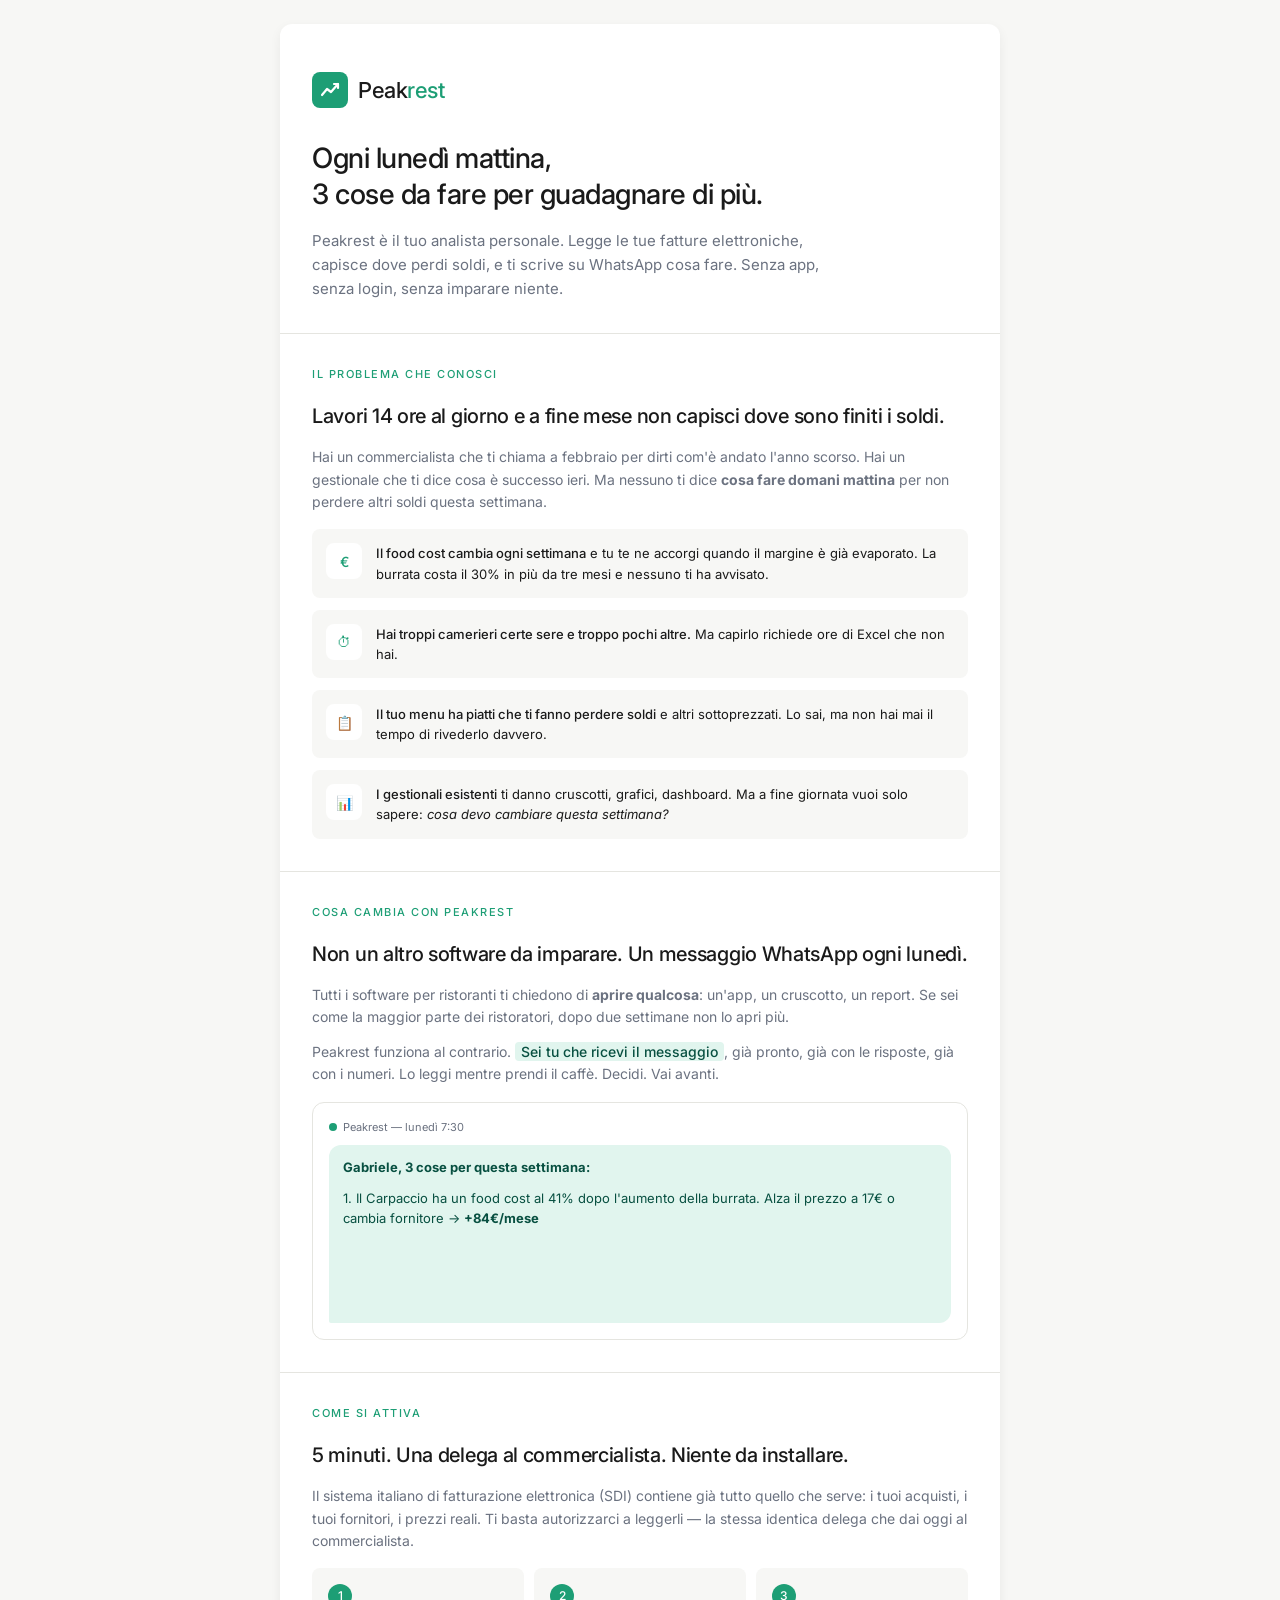
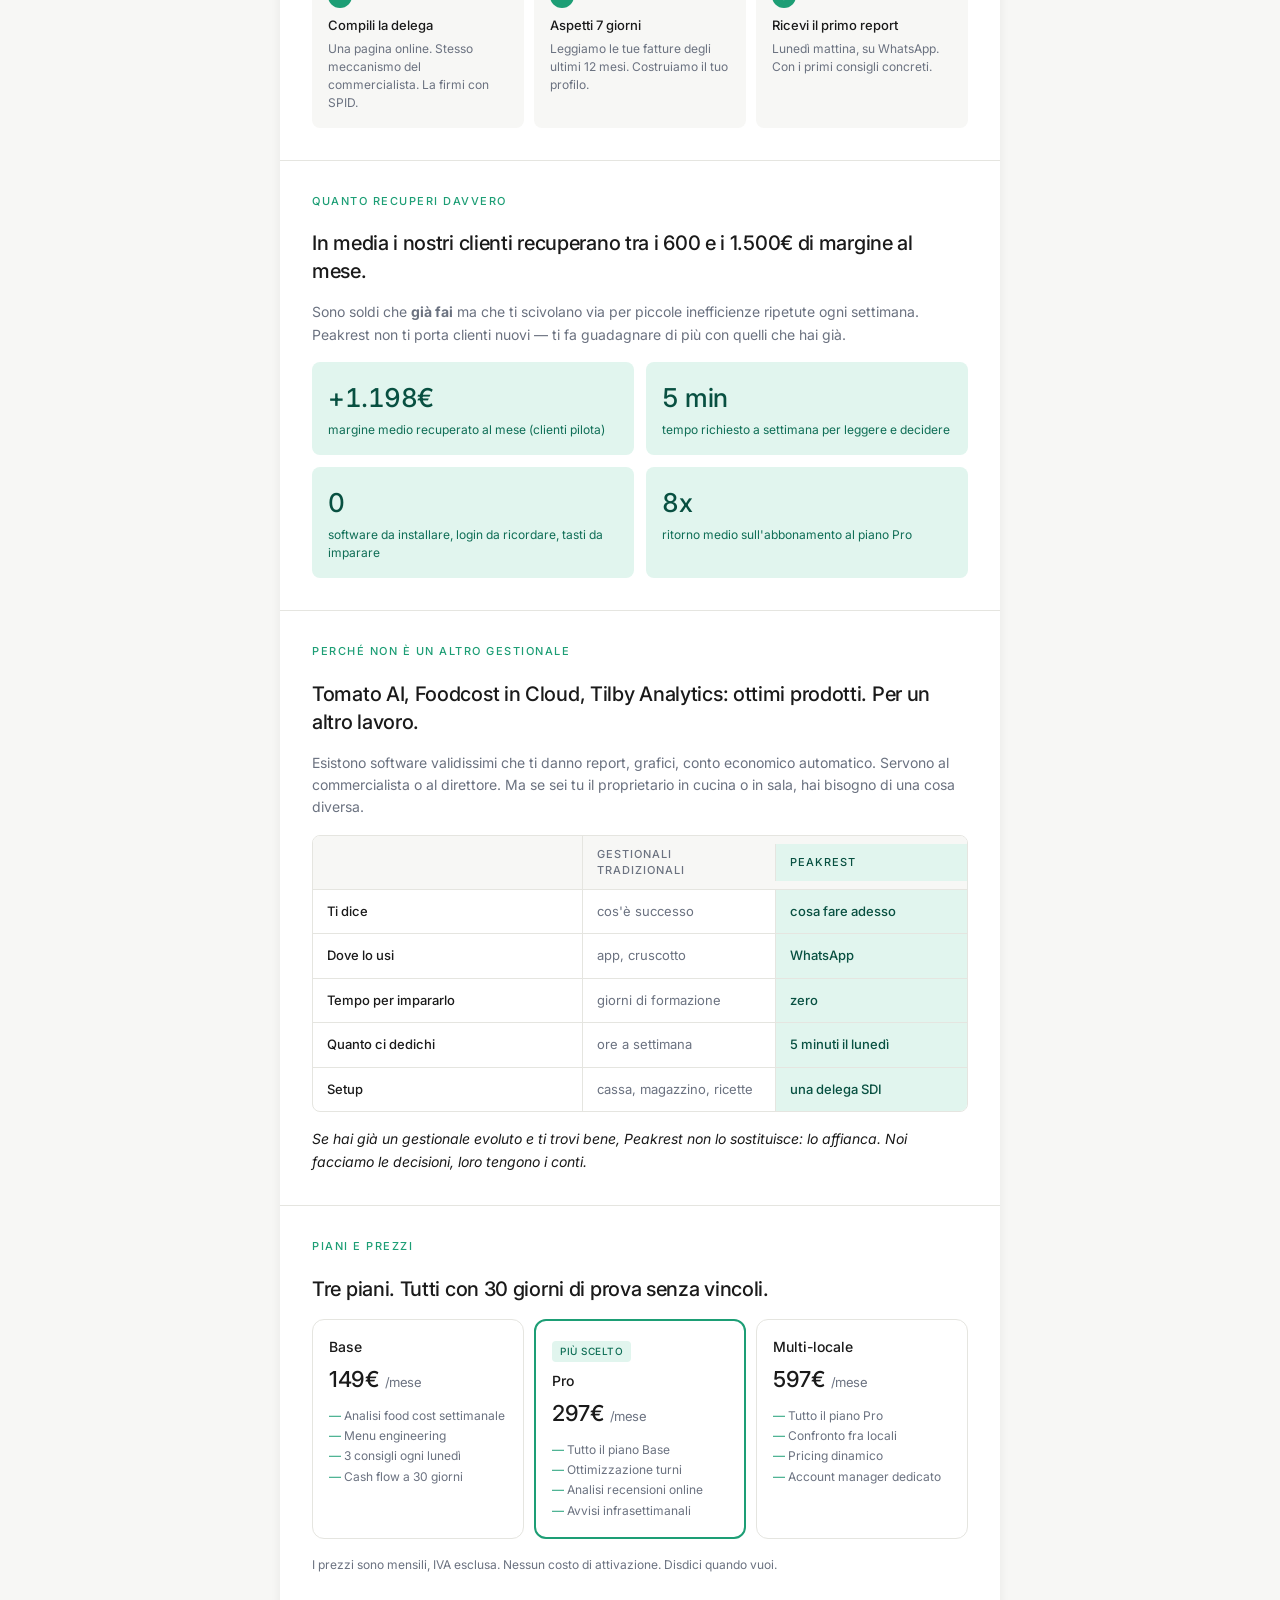
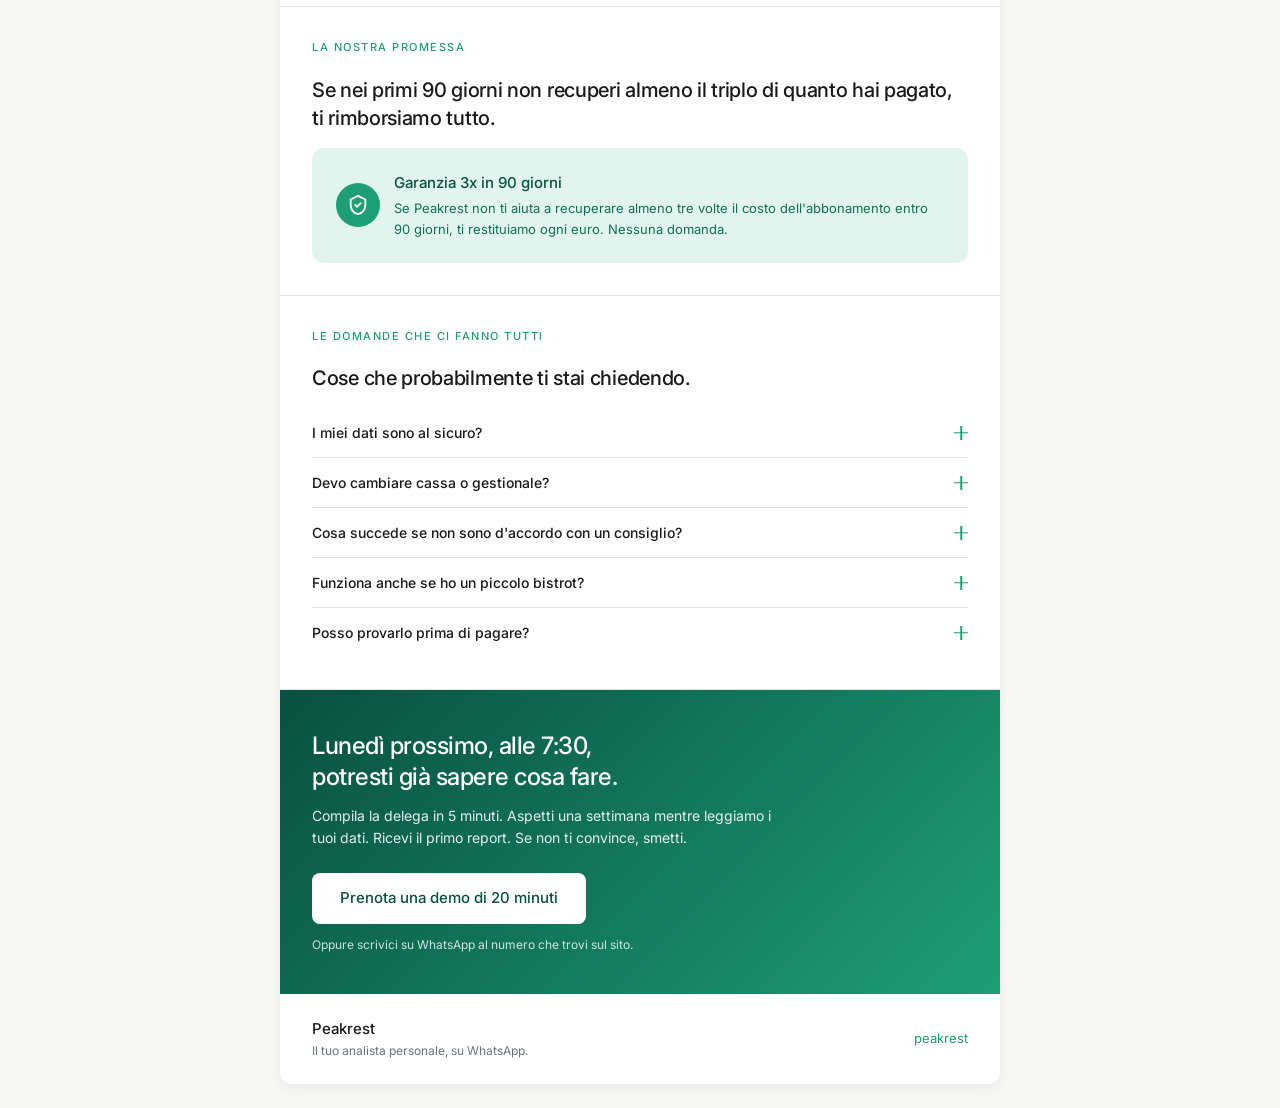
<file: old-prototype.html>
<!DOCTYPE html>
<html lang="it">
<head>
  <meta charset="UTF-8" />
  <meta name="viewport" content="width=device-width, initial-scale=1.0" />
  <title>Peakrest — Il tuo analista personale, su WhatsApp</title>
  <meta name="description" content="Peakrest legge le tue fatture elettroniche, capisce dove perdi soldi, e ti scrive su WhatsApp cosa fare. Senza app, senza login, senza imparare niente." />
  <meta name="theme-color" content="#1D9E75" />

  <!-- Open Graph -->
  <meta property="og:type" content="website" />
  <meta property="og:title" content="Peakrest — Il tuo analista personale, su WhatsApp" />
  <meta property="og:description" content="Ogni lunedì mattina, 3 cose da fare per guadagnare di più. Per ristoratori italiani." />
  <meta property="og:image" content="assets/og-image.svg" />
  <meta property="og:url" content="https://peakrest.com" />
  <meta property="og:locale" content="it_IT" />

  <!-- Twitter Card -->
  <meta name="twitter:card" content="summary_large_image" />
  <meta name="twitter:title" content="Peakrest — Il tuo analista personale, su WhatsApp" />
  <meta name="twitter:description" content="Ogni lunedì mattina, 3 cose da fare per guadagnare di più." />
  <meta name="twitter:image" content="assets/og-image.svg" />

  <!-- Favicon -->
  <link rel="icon" type="image/svg+xml" href="assets/favicon.svg" />

  <!-- Fonts -->
  <link rel="preconnect" href="https://fonts.googleapis.com" />
  <link rel="preconnect" href="https://fonts.gstatic.com" crossorigin />
  <link href="https://fonts.googleapis.com/css2?family=Inter:wght@400;500;600&display=swap" rel="stylesheet" />

  <!-- Styles -->
  <link rel="stylesheet" href="assets/styles.css" />

  <!-- Schema.org -->
  <script type="application/ld+json">
  {
    "@context": "https://schema.org",
    "@type": "SoftwareApplication",
    "name": "Peakrest",
    "applicationCategory": "BusinessApplication",
    "operatingSystem": "WhatsApp",
    "description": "Analista personale via WhatsApp per ristoratori. Legge le fatture elettroniche e suggerisce ogni lunedì 3 azioni concrete per recuperare margine.",
    "offers": [
      { "@type": "Offer", "name": "Base", "price": "149", "priceCurrency": "EUR" },
      { "@type": "Offer", "name": "Pro", "price": "297", "priceCurrency": "EUR" },
      { "@type": "Offer", "name": "Multi-locale", "price": "597", "priceCurrency": "EUR" }
    ]
  }
  </script>
</head>
<body>
  <main class="deck">

    <!-- HERO -->
    <section class="hero reveal">
      <div class="logo">
        <div class="logo-mark" aria-hidden="true">
          <svg viewBox="0 0 20 20" fill="none">
            <polyline points="2,15 7,9 11,12 18,4" stroke="white" stroke-width="2.2" stroke-linecap="round" stroke-linejoin="round"/>
            <polyline points="14,4 18,4 18,8" stroke="white" stroke-width="2.2" stroke-linecap="round" stroke-linejoin="round"/>
          </svg>
        </div>
        <div class="logo-name">Peak<span>rest</span></div>
      </div>
      <h1 class="tagline">Ogni lunedì mattina,<br>3 cose da fare per guadagnare di più.</h1>
      <p class="sub">Peakrest è il tuo analista personale. Legge le tue fatture elettroniche, capisce dove perdi soldi, e ti scrive su WhatsApp cosa fare. Senza app, senza login, senza imparare niente.</p>
    </section>

    <!-- PROBLEMA -->
    <section id="problema" class="section reveal">
      <div class="section-label">Il problema che conosci</div>
      <h2 class="section-title">Lavori 14 ore al giorno e a fine mese non capisci dove sono finiti i soldi.</h2>
      <p class="body-text">Hai un commercialista che ti chiama a febbraio per dirti com'è andato l'anno scorso. Hai un gestionale che ti dice cosa è successo ieri. Ma nessuno ti dice <strong>cosa fare domani mattina</strong> per non perdere altri soldi questa settimana.</p>
      <div class="pain-list">
        <div class="pain-row">
          <div class="pain-icon" aria-hidden="true">€</div>
          <div class="pain-text"><strong>Il food cost cambia ogni settimana</strong> e tu te ne accorgi quando il margine è già evaporato. La burrata costa il 30% in più da tre mesi e nessuno ti ha avvisato.</div>
        </div>
        <div class="pain-row">
          <div class="pain-icon" aria-hidden="true">⏱</div>
          <div class="pain-text"><strong>Hai troppi camerieri certe sere e troppo pochi altre.</strong> Ma capirlo richiede ore di Excel che non hai.</div>
        </div>
        <div class="pain-row">
          <div class="pain-icon" aria-hidden="true">📋</div>
          <div class="pain-text"><strong>Il tuo menu ha piatti che ti fanno perdere soldi</strong> e altri sottoprezzati. Lo sai, ma non hai mai il tempo di rivederlo davvero.</div>
        </div>
        <div class="pain-row">
          <div class="pain-icon" aria-hidden="true">📊</div>
          <div class="pain-text"><strong>I gestionali esistenti</strong> ti danno cruscotti, grafici, dashboard. Ma a fine giornata vuoi solo sapere: <em>cosa devo cambiare questa settimana?</em></div>
        </div>
      </div>
    </section>

    <!-- LA DIFFERENZA -->
    <section id="soluzione" class="section reveal">
      <div class="section-label">Cosa cambia con Peakrest</div>
      <h2 class="section-title">Non un altro software da imparare. Un messaggio WhatsApp ogni lunedì.</h2>
      <p class="body-text">Tutti i software per ristoranti ti chiedono di <strong>aprire qualcosa</strong>: un'app, un cruscotto, un report. Se sei come la maggior parte dei ristoratori, dopo due settimane non lo apri più.</p>
      <p class="body-text">Peakrest funziona al contrario. <span class="hl">Sei tu che ricevi il messaggio</span>, già pronto, già con le risposte, già con i numeri. Lo leggi mentre prendi il caffè. Decidi. Vai avanti.</p>

      <div class="whatsapp-mock" data-cascade>
        <div class="msg-header"><div class="dot"></div> Peakrest — lunedì 7:30</div>
        <div class="msg-bubble">
          <span class="msg-line"><strong>Gabriele, 3 cose per questa settimana:</strong></span>
          <span class="msg-line">1. Il Carpaccio ha un food cost al 41% dopo l'aumento della burrata. Alza il prezzo a 17€ o cambia fornitore → <strong>+84€/mese</strong></span>
          <span class="msg-line">2. Il martedì sera hai 3 camerieri per 18 coperti medi. Bastano 2 → <strong>+340€/mese</strong></span>
          <span class="msg-line">3. Il Risotto è il tuo piatto più venduto ma costa 1€ meno della media di zona. Puoi alzarlo senza perdere clienti → <strong>+210€/mese</strong></span>
        </div>
      </div>
    </section>

    <!-- SETUP -->
    <section id="setup" class="section reveal">
      <div class="section-label">Come si attiva</div>
      <h2 class="section-title">5 minuti. Una delega al commercialista. Niente da installare.</h2>
      <p class="body-text">Il sistema italiano di fatturazione elettronica (SDI) contiene già tutto quello che serve: i tuoi acquisti, i tuoi fornitori, i prezzi reali. Ti basta autorizzarci a leggerli — la stessa identica delega che dai oggi al commercialista.</p>
      <div class="steps">
        <div class="step">
          <div class="step-num">1</div>
          <div class="step-title">Compili la delega</div>
          <div class="step-desc">Una pagina online. Stesso meccanismo del commercialista. La firmi con SPID.</div>
        </div>
        <div class="step">
          <div class="step-num">2</div>
          <div class="step-title">Aspetti 7 giorni</div>
          <div class="step-desc">Leggiamo le tue fatture degli ultimi 12 mesi. Costruiamo il tuo profilo.</div>
        </div>
        <div class="step">
          <div class="step-num">3</div>
          <div class="step-title">Ricevi il primo report</div>
          <div class="step-desc">Lunedì mattina, su WhatsApp. Con i primi consigli concreti.</div>
        </div>
      </div>
    </section>

    <!-- ROI -->
    <section id="roi" class="section reveal">
      <div class="section-label">Quanto recuperi davvero</div>
      <h2 class="section-title">In media i nostri clienti recuperano tra i 600 e i 1.500€ di margine al mese.</h2>
      <p class="body-text">Sono soldi che <strong>già fai</strong> ma che ti scivolano via per piccole inefficienze ripetute ogni settimana. Peakrest non ti porta clienti nuovi — ti fa guadagnare di più con quelli che hai già.</p>
      <div class="roi-grid">
        <div class="roi-card">
          <div class="num" data-counter="1200" data-prefix="+" data-suffix="€" data-format="thousands">+1.200€</div>
          <div class="lbl">margine medio recuperato al mese (clienti pilota)</div>
        </div>
        <div class="roi-card">
          <div class="num" data-counter="5" data-suffix=" min">5 min</div>
          <div class="lbl">tempo richiesto a settimana per leggere e decidere</div>
        </div>
        <div class="roi-card">
          <div class="num" data-counter="0">0</div>
          <div class="lbl">software da installare, login da ricordare, tasti da imparare</div>
        </div>
        <div class="roi-card">
          <div class="num" data-counter="8" data-suffix="x">8x</div>
          <div class="lbl">ritorno medio sull'abbonamento al piano Pro</div>
        </div>
      </div>
    </section>

    <!-- CONFRONTO -->
    <section id="confronto" class="section reveal">
      <div class="section-label">Perché non è un altro gestionale</div>
      <h2 class="section-title">Tomato AI, Foodcost in Cloud, Tilby Analytics: ottimi prodotti. Per un altro lavoro.</h2>
      <p class="body-text">Esistono software validissimi che ti danno report, grafici, conto economico automatico. Servono al commercialista o al direttore. Ma se sei tu il proprietario in cucina o in sala, hai bisogno di una cosa diversa.</p>
      <div class="compare-table" role="table" aria-label="Confronto tra gestionali e Peakrest">
        <div class="compare-row compare-header" role="row">
          <div class="compare-cell" role="columnheader">&nbsp;</div>
          <div class="compare-cell them" role="columnheader">Gestionali tradizionali</div>
          <div class="compare-cell us" role="columnheader">Peakrest</div>
        </div>
        <div class="compare-row" role="row">
          <div class="compare-cell label" role="cell">Ti dice</div>
          <div class="compare-cell them" role="cell">cos'è successo</div>
          <div class="compare-cell us" role="cell">cosa fare adesso</div>
        </div>
        <div class="compare-row" role="row">
          <div class="compare-cell label" role="cell">Dove lo usi</div>
          <div class="compare-cell them" role="cell">app, cruscotto</div>
          <div class="compare-cell us" role="cell">WhatsApp</div>
        </div>
        <div class="compare-row" role="row">
          <div class="compare-cell label" role="cell">Tempo per impararlo</div>
          <div class="compare-cell them" role="cell">giorni di formazione</div>
          <div class="compare-cell us" role="cell">zero</div>
        </div>
        <div class="compare-row" role="row">
          <div class="compare-cell label" role="cell">Quanto ci dedichi</div>
          <div class="compare-cell them" role="cell">ore a settimana</div>
          <div class="compare-cell us" role="cell">5 minuti il lunedì</div>
        </div>
        <div class="compare-row" role="row">
          <div class="compare-cell label" role="cell">Setup</div>
          <div class="compare-cell them" role="cell">cassa, magazzino, ricette</div>
          <div class="compare-cell us" role="cell">una delega SDI</div>
        </div>
      </div>
      <p class="body-text body-note">Se hai già un gestionale evoluto e ti trovi bene, Peakrest non lo sostituisce: lo affianca. Noi facciamo le decisioni, loro tengono i conti.</p>
    </section>

    <!-- PIANI -->
    <section id="piani" class="section reveal">
      <div class="section-label">Piani e prezzi</div>
      <h2 class="section-title">Tre piani. Tutti con 30 giorni di prova senza vincoli.</h2>
      <div class="plans">
        <article class="plan">
          <div class="plan-name">Base</div>
          <div class="plan-price">149€ <span>/mese</span></div>
          <ul class="plan-features">
            <li>Analisi food cost settimanale</li>
            <li>Menu engineering</li>
            <li>3 consigli ogni lunedì</li>
            <li>Cash flow a 30 giorni</li>
          </ul>
        </article>
        <article class="plan featured">
          <div class="plan-badge">più scelto</div>
          <div class="plan-name">Pro</div>
          <div class="plan-price">297€ <span>/mese</span></div>
          <ul class="plan-features">
            <li>Tutto il piano Base</li>
            <li>Ottimizzazione turni</li>
            <li>Analisi recensioni online</li>
            <li>Avvisi infrasettimanali</li>
          </ul>
        </article>
        <article class="plan">
          <div class="plan-name">Multi-locale</div>
          <div class="plan-price">597€ <span>/mese</span></div>
          <ul class="plan-features">
            <li>Tutto il piano Pro</li>
            <li>Confronto fra locali</li>
            <li>Pricing dinamico</li>
            <li>Account manager dedicato</li>
          </ul>
        </article>
      </div>
      <p class="body-text body-fineprint">I prezzi sono mensili, IVA esclusa. Nessun costo di attivazione. Disdici quando vuoi.</p>
    </section>

    <!-- GARANZIA -->
    <section id="garanzia" class="section reveal">
      <div class="section-label">La nostra promessa</div>
      <h2 class="section-title">Se nei primi 90 giorni non recuperi almeno il triplo di quanto hai pagato, ti rimborsiamo tutto.</h2>
      <div class="guarantee">
        <div class="guarantee-icon" aria-hidden="true">
          <svg viewBox="0 0 24 24" fill="none">
            <path d="M12 2L4 6v6c0 5 3.5 9.5 8 10 4.5-.5 8-5 8-10V6l-8-4z" stroke="white" stroke-width="2" stroke-linejoin="round"/>
            <path d="M9 12l2 2 4-4" stroke="white" stroke-width="2" stroke-linecap="round" stroke-linejoin="round"/>
          </svg>
        </div>
        <div class="guarantee-text">
          <div class="gt-title">Garanzia 3x in 90 giorni</div>
          <div class="gt-desc">Se Peakrest non ti aiuta a recuperare almeno tre volte il costo dell'abbonamento entro 90 giorni, ti restituiamo ogni euro. Nessuna domanda.</div>
        </div>
      </div>
    </section>

    <!-- FAQ -->
    <section id="faq" class="section reveal">
      <div class="section-label">Le domande che ci fanno tutti</div>
      <h2 class="section-title">Cose che probabilmente ti stai chiedendo.</h2>
      <div class="faq-list">
        <div class="faq-item">
          <button class="faq-q" type="button" aria-expanded="false" aria-controls="faq-1">
            <span>I miei dati sono al sicuro?</span>
            <span class="faq-icon" aria-hidden="true"></span>
          </button>
          <div class="faq-a" id="faq-1" role="region">Sì. Leggiamo solo le tue fatture elettroniche tramite delega SDI, esattamente come il tuo commercialista. I dati sono crittografati e non vengono mai condivisi con terzi.</div>
        </div>
        <div class="faq-item">
          <button class="faq-q" type="button" aria-expanded="false" aria-controls="faq-2">
            <span>Devo cambiare cassa o gestionale?</span>
            <span class="faq-icon" aria-hidden="true"></span>
          </button>
          <div class="faq-a" id="faq-2" role="region">No. Peakrest funziona indipendentemente da cosa usi. Le fatture elettroniche sono lo stesso formato per tutti. In futuro aggiungeremo connessioni opzionali a SumUp, Tilby e altri, ma non sono mai obbligatorie.</div>
        </div>
        <div class="faq-item">
          <button class="faq-q" type="button" aria-expanded="false" aria-controls="faq-3">
            <span>Cosa succede se non sono d'accordo con un consiglio?</span>
            <span class="faq-icon" aria-hidden="true"></span>
          </button>
          <div class="faq-a" id="faq-3" role="region">Rispondi al messaggio WhatsApp e ce lo dici. Peakrest impara dalle tue scelte e affina i consigli per il tuo locale specifico.</div>
        </div>
        <div class="faq-item">
          <button class="faq-q" type="button" aria-expanded="false" aria-controls="faq-4">
            <span>Funziona anche se ho un piccolo bistrot?</span>
            <span class="faq-icon" aria-hidden="true"></span>
          </button>
          <div class="faq-a" id="faq-4" role="region">Sì. Anzi: meno strutturato è il locale, più valore aggiunto trovi. I grandi ristoranti hanno già consulenti. I piccoli no, ed è proprio per loro che siamo nati.</div>
        </div>
        <div class="faq-item">
          <button class="faq-q" type="button" aria-expanded="false" aria-controls="faq-5">
            <span>Posso provarlo prima di pagare?</span>
            <span class="faq-icon" aria-hidden="true"></span>
          </button>
          <div class="faq-a" id="faq-5" role="region">Sì. 30 giorni di prova completa, senza carta di credito. Se non ti convince, semplicemente non rinnovi.</div>
        </div>
      </div>
    </section>

    <!-- CTA -->
    <section class="cta-section reveal">
      <h2 class="cta-title">Lunedì prossimo, alle 7:30,<br>potresti già sapere cosa fare.</h2>
      <p class="cta-sub">Compila la delega in 5 minuti. Aspetti una settimana mentre leggiamo i tuoi dati. Ricevi il primo report. Se non ti convince, smetti.</p>
      <a href="mailto:hello@peakrest.com?subject=Demo%20Peakrest" class="cta-button">Prenota una demo di 20 minuti</a>
      <div class="cta-meta">Oppure scrivici su WhatsApp al numero che trovi sul sito.</div>
    </section>

    <!-- FOOTER -->
    <footer class="footer">
      <div>
        <div class="footer-name">Peakrest</div>
        <div class="footer-claim">Il tuo analista personale, su WhatsApp.</div>
      </div>
      <div class="footer-domain">peakrest</div>
    </footer>

  </main>

  <script src="assets/script.js" defer></script>
</body>
</html>
</file>
<file: assets/styles.css>
/* =========================================================
   Margine.ai — one-pager
   Design tokens + base reset + sections + interactive states
   ========================================================= */

:root {
  --font-sans: 'Inter', -apple-system, BlinkMacSystemFont, 'Segoe UI', Roboto, sans-serif;

  --color-text-primary: #1A1A1A;
  --color-text-secondary: #6B7280;
  --color-background-primary: #FFFFFF;
  --color-background-secondary: #F7F7F5;
  --color-border-tertiary: #E5E5E0;

  --border-radius-md: 8px;
  --border-radius-lg: 12px;

  --color-brand: #1D9E75;
  --color-brand-dark: #085041;
  --color-brand-light: #E1F5EE;

  --shadow-sm: 0 1px 2px rgba(0, 0, 0, 0.04);
  --shadow-md: 0 4px 12px rgba(0, 0, 0, 0.06);
  --shadow-lg: 0 12px 28px rgba(0, 0, 0, 0.08);
}

/* Reset */
* { box-sizing: border-box; margin: 0; padding: 0; }

html { scroll-behavior: smooth; -webkit-text-size-adjust: 100%; }

body {
  font-family: var(--font-sans);
  background: var(--color-background-secondary);
  color: var(--color-text-primary);
  min-height: 100vh;
  -webkit-font-smoothing: antialiased;
  -moz-osx-font-smoothing: grayscale;
  line-height: 1.5;
}

h1, h2, h3 { font-weight: 500; letter-spacing: -0.3px; }
ul { list-style: none; }
button { font-family: inherit; background: none; border: 0; cursor: pointer; color: inherit; }
a { color: inherit; text-decoration: none; }

/* =========================================================
   Layout container
   ========================================================= */
.deck {
  font-family: var(--font-sans);
  max-width: 720px;
  margin: 0 auto;
  background: var(--color-background-primary);
  box-shadow: var(--shadow-md);
}

/* Hero */
.hero {
  padding: 3rem 2rem 2rem;
  border-bottom: 0.5px solid var(--color-border-tertiary);
}
.logo { display: inline-flex; align-items: center; gap: 10px; margin-bottom: 2rem; }
.logo-mark {
  width: 36px; height: 36px;
  background: var(--color-brand);
  border-radius: 8px;
  display: flex; align-items: center; justify-content: center;
  transition: transform 200ms ease;
}
.logo:hover .logo-mark { transform: rotate(-4deg) scale(1.05); }
.logo-mark svg { width: 20px; height: 20px; }
.logo-name {
  font-size: 22px; font-weight: 500;
  color: var(--color-text-primary);
  letter-spacing: -0.5px;
}
.logo-name span { color: var(--color-brand); }
.tagline {
  font-size: 28px; font-weight: 500;
  color: var(--color-text-primary);
  line-height: 1.3;
  letter-spacing: -0.5px;
  margin-bottom: 1rem;
}
.sub {
  font-size: 15px;
  color: var(--color-text-secondary);
  line-height: 1.6;
  max-width: 520px;
}

/* Section */
.section {
  padding: 2rem;
  border-bottom: 0.5px solid var(--color-border-tertiary);
}
.section-label {
  font-size: 11px; font-weight: 500;
  text-transform: uppercase;
  letter-spacing: 1.5px;
  color: var(--color-brand);
  margin-bottom: 1.25rem;
}
.section-title {
  font-size: 20px; font-weight: 500;
  color: var(--color-text-primary);
  line-height: 1.4;
  margin-bottom: 1rem;
  letter-spacing: -0.3px;
}
.body-text {
  font-size: 14px;
  color: var(--color-text-secondary);
  line-height: 1.6;
}
.body-text + .body-text { margin-top: 0.75rem; }
.body-note {
  margin-top: 1rem;
  font-style: italic;
  color: var(--color-text-primary);
}
.body-fineprint {
  margin-top: 1rem;
  font-size: 12px;
}

/* Highlight inline */
.hl {
  background: var(--color-brand-light);
  color: var(--color-brand-dark);
  padding: 1px 6px;
  border-radius: 4px;
  font-weight: 500;
}

/* =========================================================
   Pain list
   ========================================================= */
.pain-list { display: flex; flex-direction: column; gap: 12px; margin-top: 1rem; }
.pain-row {
  display: grid;
  grid-template-columns: 36px 1fr;
  gap: 14px;
  align-items: start;
  padding: 14px;
  background: var(--color-background-secondary);
  border-radius: var(--border-radius-md);
  transition: transform 200ms ease, box-shadow 200ms ease;
}
.pain-row:hover { transform: translateY(-2px); box-shadow: var(--shadow-sm); }
.pain-icon {
  width: 36px; height: 36px;
  border-radius: 8px;
  background: var(--color-background-primary);
  display: flex; align-items: center; justify-content: center;
  color: var(--color-brand);
  font-weight: 500;
  font-size: 14px;
}
.pain-text {
  font-size: 13px;
  color: var(--color-text-primary);
  line-height: 1.55;
}
.pain-text strong { font-weight: 500; }

/* =========================================================
   Steps
   ========================================================= */
.steps {
  display: grid;
  grid-template-columns: 1fr 1fr 1fr;
  gap: 10px;
  margin-top: 1rem;
}
.step {
  background: var(--color-background-secondary);
  border-radius: var(--border-radius-md);
  padding: 1rem;
  transition: transform 200ms ease;
}
.step:hover { transform: translateY(-2px); }
.step-num {
  width: 24px; height: 24px;
  border-radius: 50%;
  background: var(--color-brand);
  color: white;
  font-size: 12px; font-weight: 500;
  display: flex; align-items: center; justify-content: center;
  margin-bottom: 8px;
}
.step-title {
  font-size: 13px; font-weight: 500;
  color: var(--color-text-primary);
  margin-bottom: 4px;
}
.step-desc {
  font-size: 12px;
  color: var(--color-text-secondary);
  line-height: 1.5;
}

/* =========================================================
   WhatsApp mock
   ========================================================= */
.whatsapp-mock {
  background: var(--color-background-primary);
  border: 0.5px solid var(--color-border-tertiary);
  border-radius: var(--border-radius-lg);
  padding: 1rem;
  margin-top: 1rem;
}
.msg-header {
  font-size: 11px;
  color: var(--color-text-secondary);
  margin-bottom: 10px;
  display: flex; align-items: center; gap: 6px;
}
.dot {
  width: 8px; height: 8px;
  border-radius: 50%;
  background: var(--color-brand);
  animation: pulse 2s ease-in-out infinite;
}
@keyframes pulse {
  0%, 100% { opacity: 1; transform: scale(1); }
  50% { opacity: 0.6; transform: scale(0.85); }
}
.msg-bubble {
  background: var(--color-brand-light);
  border-radius: 12px 12px 12px 2px;
  padding: 12px 14px;
  font-size: 13px;
  color: var(--color-brand-dark);
  line-height: 1.6;
}
.msg-line {
  display: block;
  opacity: 0;
  transform: translateY(6px);
  transition: opacity 350ms ease, transform 350ms ease;
}
.msg-line + .msg-line { margin-top: 0.6rem; }
.whatsapp-mock.is-cascading .msg-line { opacity: 1; transform: translateY(0); }

/* =========================================================
   ROI grid
   ========================================================= */
.roi-grid {
  display: grid;
  grid-template-columns: 1fr 1fr;
  gap: 12px;
  margin-top: 1rem;
}
.roi-card {
  background: var(--color-brand-light);
  border-radius: var(--border-radius-md);
  padding: 1rem;
  transition: transform 200ms ease;
}
.roi-card:hover { transform: translateY(-2px); }
.roi-card .num {
  font-size: 26px; font-weight: 500;
  color: var(--color-brand-dark);
  letter-spacing: -0.5px;
  font-variant-numeric: tabular-nums;
}
.roi-card .lbl {
  font-size: 12px;
  color: #0F6E56;
  margin-top: 4px;
  line-height: 1.5;
}

/* =========================================================
   Compare table
   ========================================================= */
.compare-table {
  border: 0.5px solid var(--color-border-tertiary);
  border-radius: var(--border-radius-md);
  overflow: hidden;
  margin-top: 1rem;
}
.compare-row {
  display: grid;
  grid-template-columns: 1.4fr 1fr 1fr;
  align-items: center;
  transition: background 150ms ease;
}
.compare-row + .compare-row { border-top: 0.5px solid var(--color-border-tertiary); }
.compare-row:not(.compare-header):hover { background: var(--color-background-secondary); }
.compare-cell {
  padding: 12px 14px;
  font-size: 13px;
}
.compare-cell.label {
  font-weight: 500;
  color: var(--color-text-primary);
}
.compare-cell.them {
  color: var(--color-text-secondary);
  border-left: 0.5px solid var(--color-border-tertiary);
}
.compare-cell.us {
  color: var(--color-brand-dark);
  background: var(--color-brand-light);
  font-weight: 500;
  border-left: 0.5px solid var(--color-border-tertiary);
}
.compare-header {
  background: var(--color-background-secondary);
}
.compare-header .compare-cell {
  font-size: 11px; font-weight: 500;
  text-transform: uppercase;
  letter-spacing: 1px;
  color: var(--color-text-secondary);
  padding: 10px 14px;
}
.compare-header .compare-cell.us {
  color: var(--color-brand-dark);
  background: var(--color-brand-light);
}

/* =========================================================
   Plans
   ========================================================= */
.plans {
  display: grid;
  grid-template-columns: 1fr 1fr 1fr;
  gap: 10px;
  margin-top: 1rem;
}
.plan {
  border: 0.5px solid var(--color-border-tertiary);
  border-radius: var(--border-radius-lg);
  padding: 1rem;
  position: relative;
  transition: transform 200ms ease, box-shadow 200ms ease, border-color 200ms ease;
}
.plan:hover {
  transform: translateY(-3px);
  box-shadow: var(--shadow-md);
  border-color: var(--color-brand);
}
.plan.featured { border: 2px solid var(--color-brand); }
.plan-badge {
  font-size: 10px;
  background: var(--color-brand-light);
  color: #0F6E56;
  padding: 3px 8px;
  border-radius: 4px;
  display: inline-block;
  margin-bottom: 8px;
  font-weight: 500;
  text-transform: uppercase;
  letter-spacing: 0.5px;
}
.plan-name {
  font-size: 14px; font-weight: 500;
  color: var(--color-text-primary);
}
.plan-price {
  font-size: 22px; font-weight: 500;
  color: var(--color-text-primary);
  margin: 6px 0 2px;
  letter-spacing: -0.5px;
}
.plan-price span {
  font-size: 13px; font-weight: 400;
  color: var(--color-text-secondary);
}
.plan-features {
  font-size: 12px;
  color: var(--color-text-secondary);
  line-height: 1.7;
  margin-top: 10px;
}
.plan-features li::before {
  content: "— ";
  color: var(--color-brand);
}

/* =========================================================
   Guarantee
   ========================================================= */
.guarantee {
  background: var(--color-brand-light);
  border-radius: var(--border-radius-lg);
  padding: 1.5rem;
  display: flex;
  gap: 14px;
  align-items: center;
  margin-top: 1rem;
}
.guarantee-icon {
  width: 44px; height: 44px;
  border-radius: 50%;
  background: var(--color-brand);
  display: flex; align-items: center; justify-content: center;
  flex-shrink: 0;
  transition: transform 300ms ease;
}
.guarantee:hover .guarantee-icon { transform: rotate(-8deg) scale(1.05); }
.guarantee-icon svg { width: 22px; height: 22px; }
.guarantee-text .gt-title {
  font-size: 15px; font-weight: 500;
  color: var(--color-brand-dark);
  margin-bottom: 4px;
}
.guarantee-text .gt-desc {
  font-size: 13px;
  color: #0F6E56;
  line-height: 1.55;
}

/* =========================================================
   FAQ accordion
   ========================================================= */
.faq-list { margin-top: 1rem; }
.faq-item {
  border-bottom: 0.5px solid var(--color-border-tertiary);
}
.faq-item:last-child { border-bottom: none; }
.faq-q {
  width: 100%;
  display: flex;
  align-items: center;
  justify-content: space-between;
  gap: 1rem;
  padding: 16px 0;
  text-align: left;
  font-size: 14px;
  font-weight: 500;
  color: var(--color-text-primary);
  transition: color 150ms ease;
}
.faq-q:hover { color: var(--color-brand); }
.faq-q:focus-visible {
  outline: 2px solid var(--color-brand);
  outline-offset: 4px;
  border-radius: 4px;
}
.faq-icon {
  position: relative;
  width: 14px; height: 14px;
  flex-shrink: 0;
}
.faq-icon::before,
.faq-icon::after {
  content: '';
  position: absolute;
  left: 50%; top: 50%;
  background: var(--color-brand);
  transition: transform 250ms ease;
}
.faq-icon::before {
  width: 14px; height: 1.5px;
  transform: translate(-50%, -50%);
}
.faq-icon::after {
  width: 1.5px; height: 14px;
  transform: translate(-50%, -50%);
}
.faq-q[aria-expanded="true"] .faq-icon::after {
  transform: translate(-50%, -50%) rotate(90deg);
}
.faq-a {
  font-size: 13px;
  color: var(--color-text-secondary);
  line-height: 1.6;
  max-height: 0;
  overflow: hidden;
  transition: max-height 300ms ease, padding 300ms ease;
}
.faq-q[aria-expanded="true"] + .faq-a {
  max-height: 400px;
  padding: 0 0 16px 0;
}

/* =========================================================
   CTA section
   ========================================================= */
.cta-section {
  padding: 2.5rem 2rem;
  background: linear-gradient(135deg, var(--color-brand-dark) 0%, var(--color-brand) 100%);
  color: white;
}
.cta-title {
  font-size: 24px; font-weight: 500;
  line-height: 1.3;
  letter-spacing: -0.5px;
  margin-bottom: 0.75rem;
}
.cta-sub {
  font-size: 14px;
  opacity: 0.9;
  line-height: 1.6;
  margin-bottom: 1.5rem;
  max-width: 480px;
}
.cta-button {
  display: inline-block;
  background: white;
  color: var(--color-brand-dark);
  padding: 14px 28px;
  border-radius: var(--border-radius-md);
  font-size: 15px;
  font-weight: 500;
  transition: transform 200ms ease, box-shadow 200ms ease;
}
.cta-button:hover {
  transform: translateY(-2px);
  box-shadow: 0 10px 24px rgba(0, 0, 0, 0.18);
}
.cta-button:focus-visible {
  outline: 2px solid white;
  outline-offset: 4px;
}
.cta-meta {
  font-size: 12px;
  opacity: 0.8;
  margin-top: 12px;
}

/* =========================================================
   Footer
   ========================================================= */
.footer {
  padding: 1.5rem 2rem;
  display: flex;
  align-items: center;
  justify-content: space-between;
}
.footer-name {
  font-size: 15px; font-weight: 500;
  color: var(--color-text-primary);
}
.footer-claim {
  font-size: 12px;
  color: var(--color-text-secondary);
  margin-top: 2px;
}
.footer-domain {
  font-size: 13px;
  color: var(--color-brand);
}

/* =========================================================
   Reveal-on-scroll
   ========================================================= */
.reveal {
  opacity: 0;
  transform: translateY(12px);
  transition: opacity 600ms ease, transform 600ms ease;
}
.reveal.is-visible {
  opacity: 1;
  transform: translateY(0);
}

/* =========================================================
   Responsive
   ========================================================= */
@media (max-width: 600px) {
  .hero { padding: 2rem 1.25rem 1.5rem; }
  .section { padding: 1.5rem 1.25rem; }
  .cta-section { padding: 2rem 1.25rem; }
  .footer { padding: 1.25rem; }

  .tagline { font-size: 24px; }
  .section-title { font-size: 18px; }
  .cta-title { font-size: 21px; }

  .steps,
  .plans,
  .roi-grid {
    grid-template-columns: 1fr;
  }

  .compare-row { grid-template-columns: 1fr 1fr 1fr; }
  .compare-cell { padding: 10px; font-size: 12px; }

  .guarantee { padding: 1.25rem; gap: 12px; }

  .footer { flex-direction: column; align-items: flex-start; gap: 8px; }
}

@media (min-width: 720px) {
  body { padding: 24px 0; }
  .deck { border-radius: var(--border-radius-lg); overflow: hidden; }
}

/* =========================================================
   Reduced motion
   ========================================================= */
@media (prefers-reduced-motion: reduce) {
  *, *::before, *::after {
    animation-duration: 0.01ms !important;
    animation-iteration-count: 1 !important;
    transition-duration: 0.01ms !important;
  }
  .reveal { opacity: 1; transform: none; }
  .msg-line { opacity: 1; transform: none; }
  html { scroll-behavior: auto; }
}
</file>
